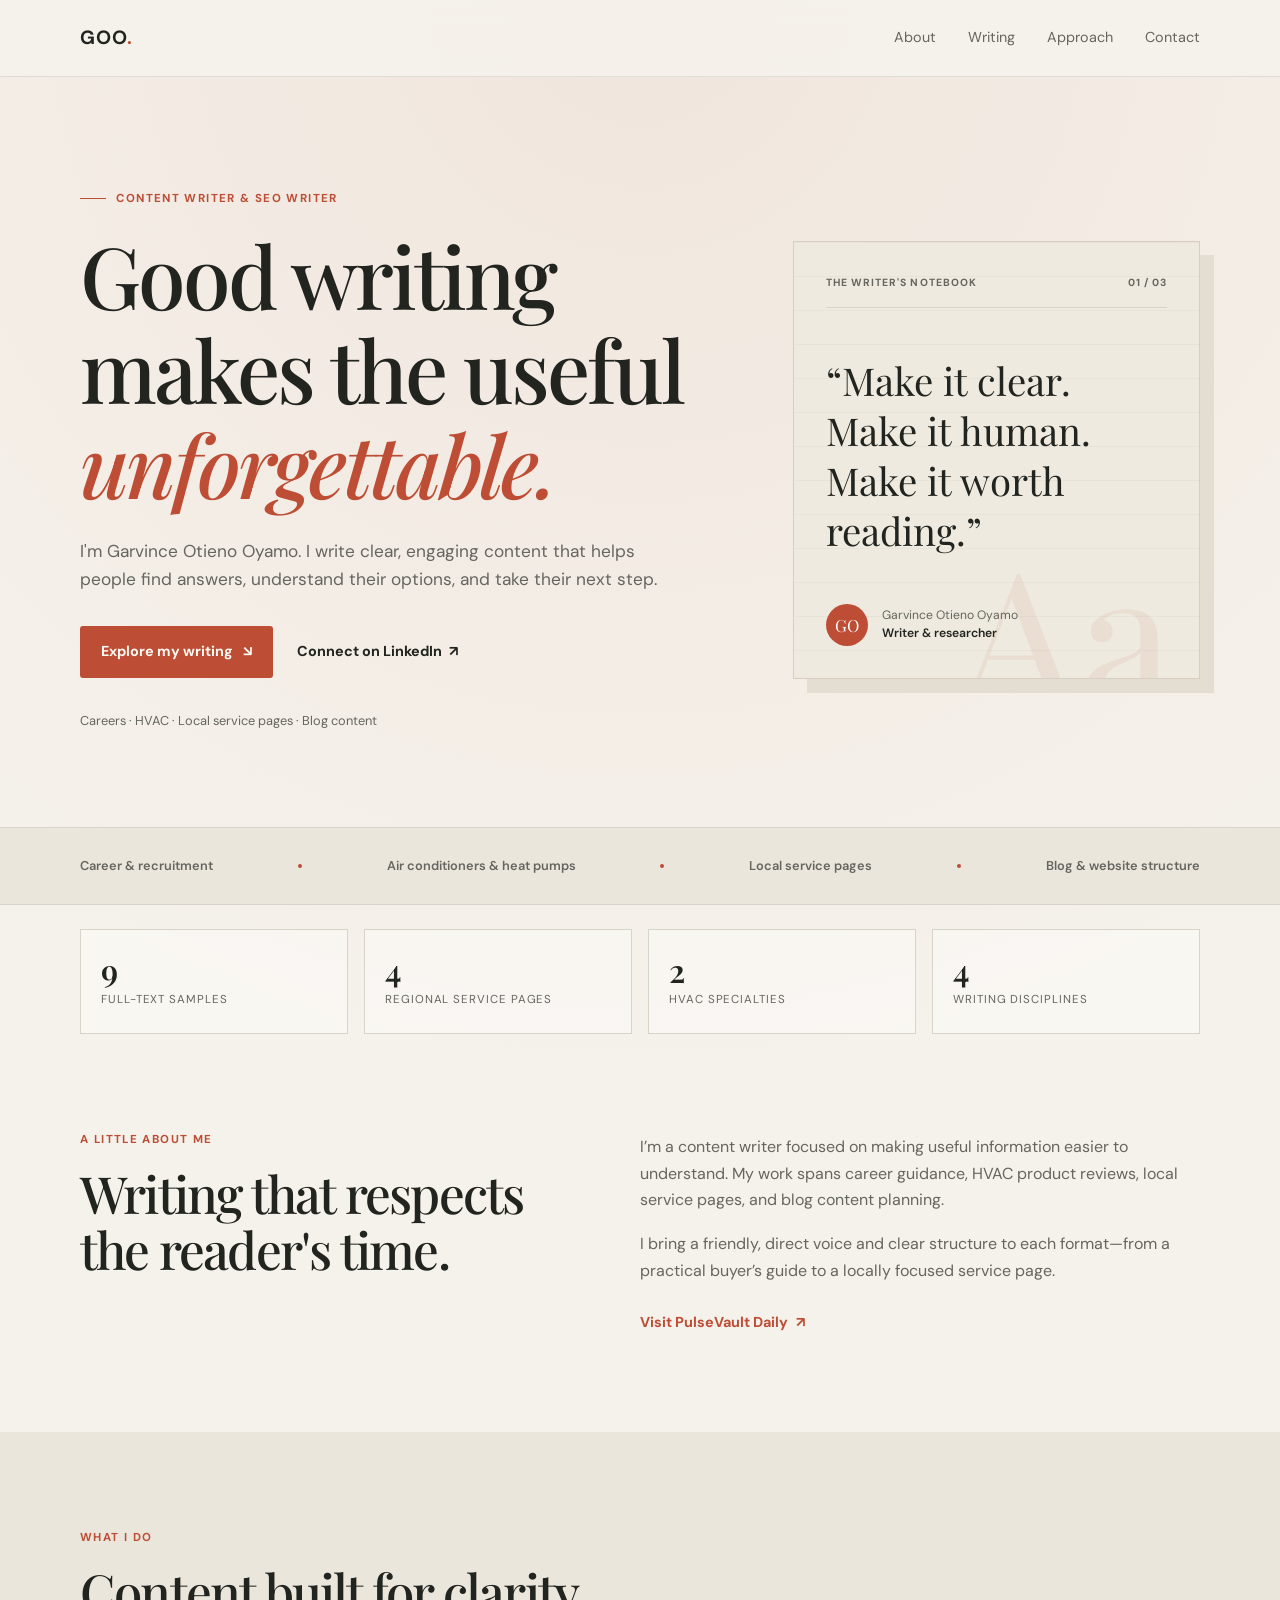
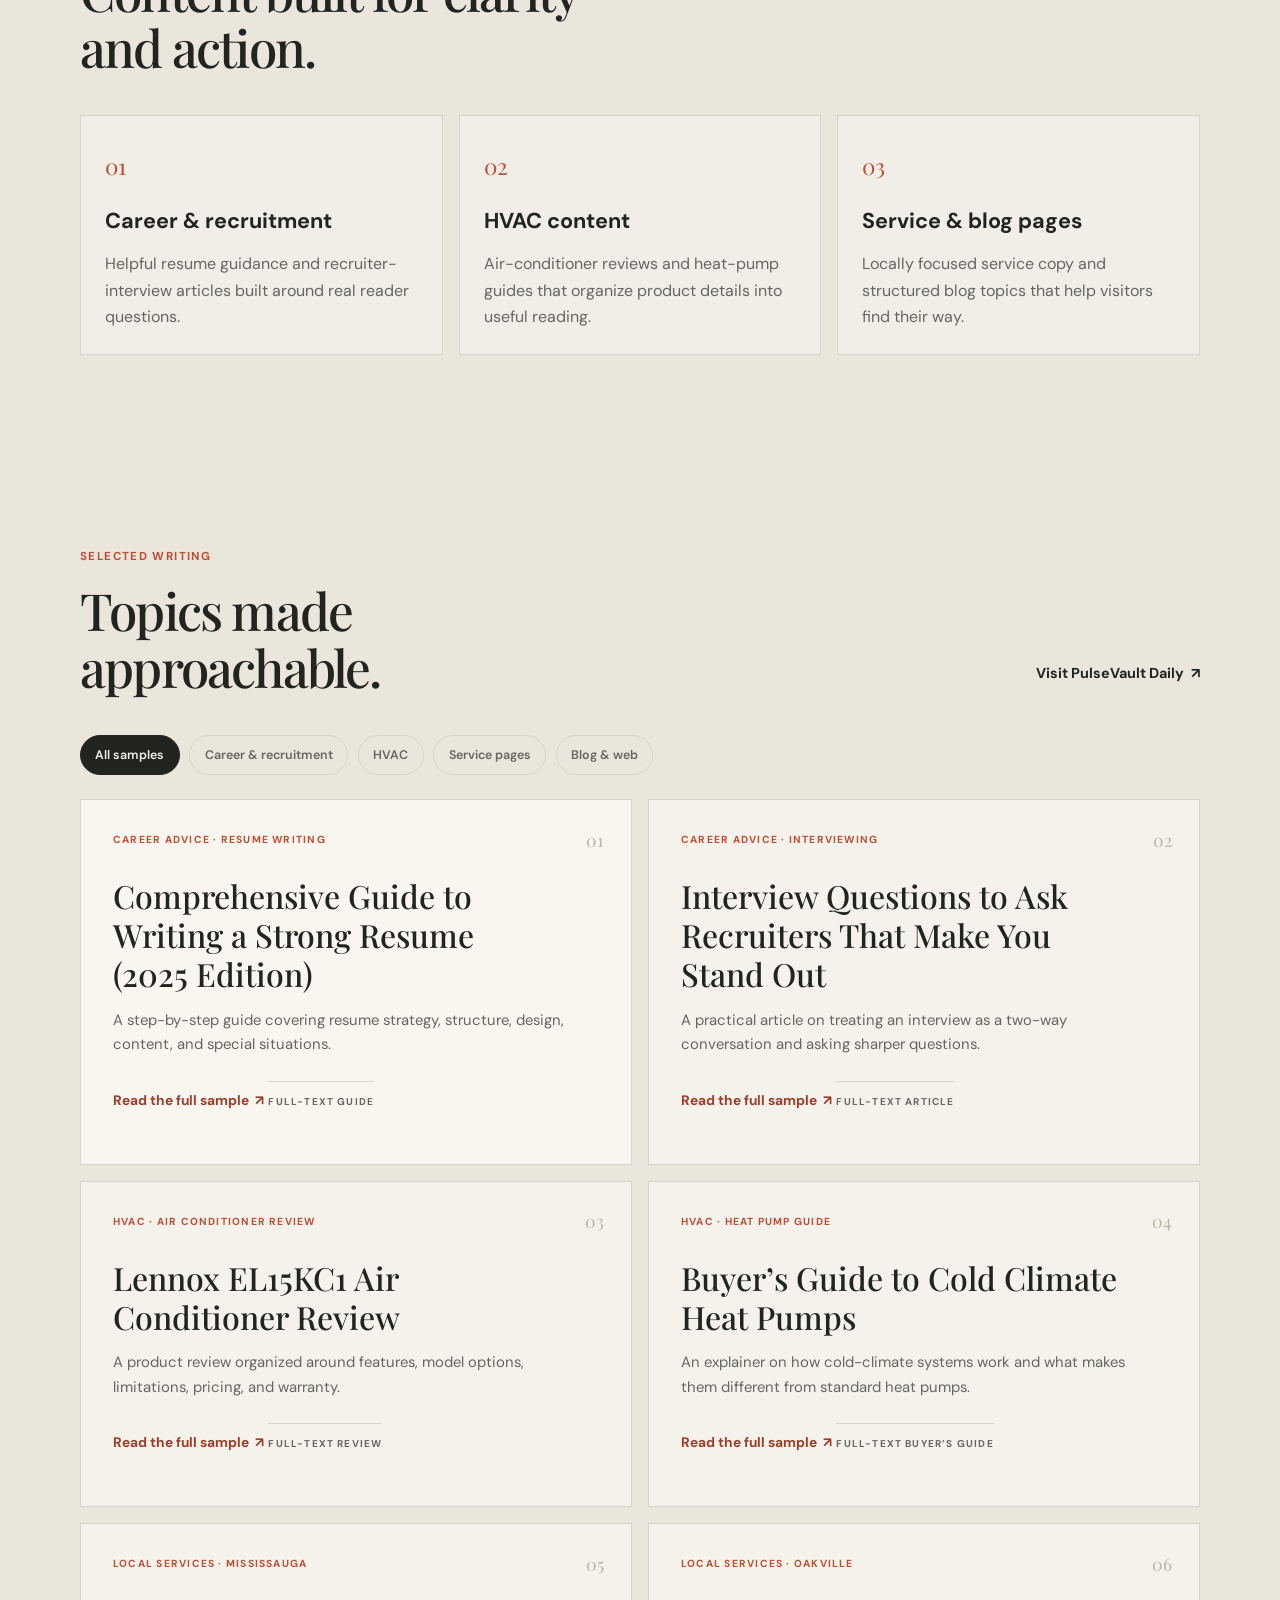
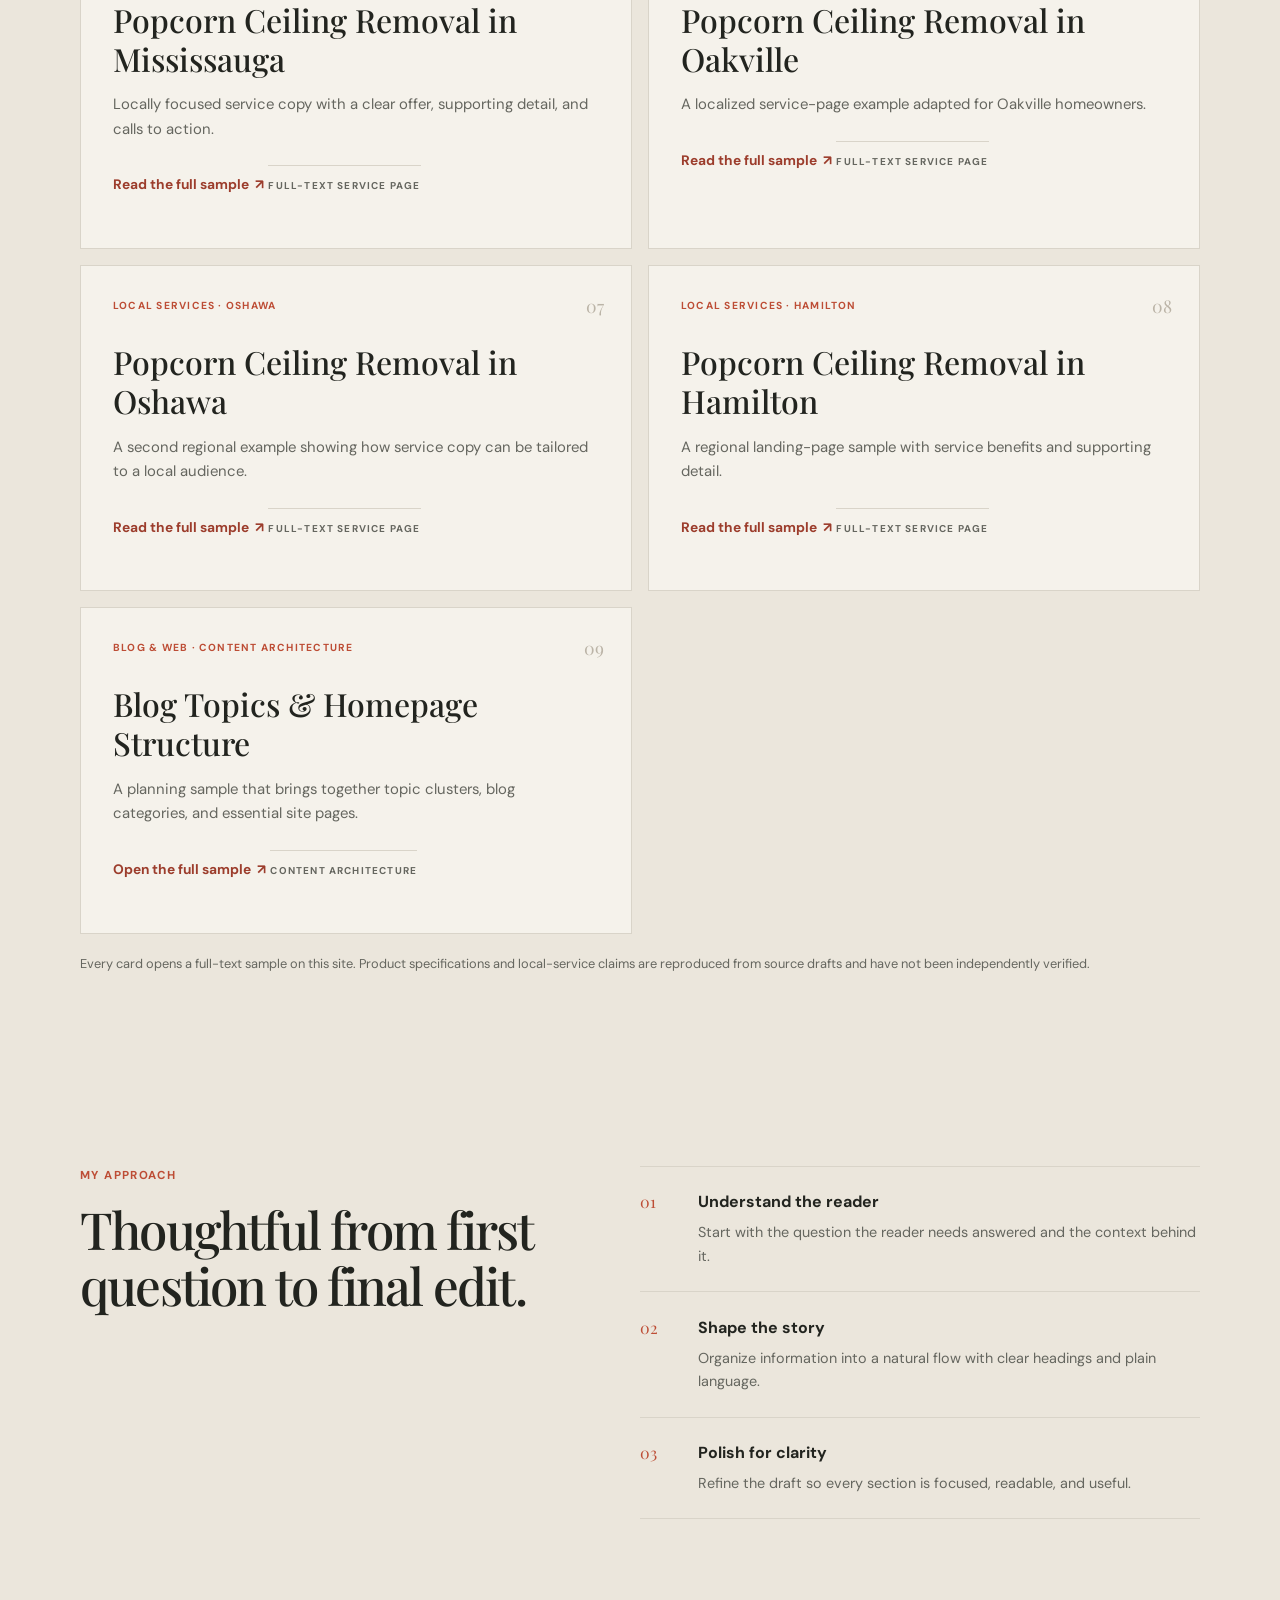
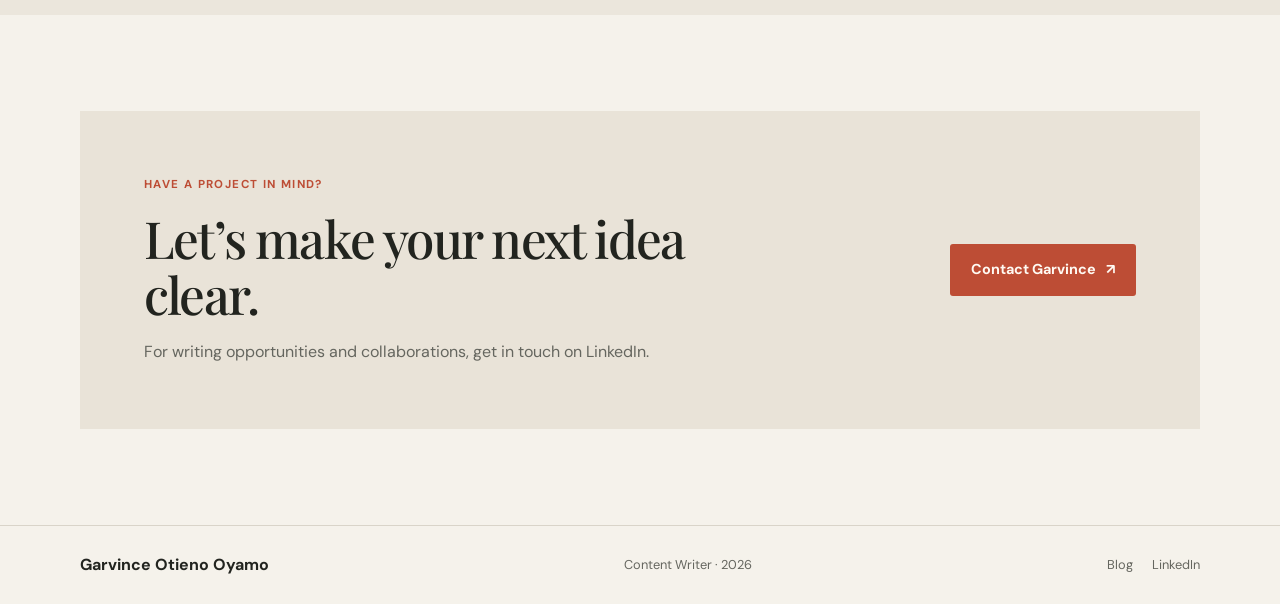
<file: index.html>
<!DOCTYPE html>
<html lang="en">
  <head>
    <meta charset="UTF-8" />
    <meta name="viewport" content="width=device-width, initial-scale=1.0" />
    <meta
      name="description"
      content="Writing portfolio of Garvince Otieno Oyamo: career advice, HVAC product reviews, local service pages, and blog content architecture."
    />
    <meta name="theme-color" content="#f5f2eb" />
    <title>Garvince Otieno Oyamo — Content Writer</title>
    <link rel="preconnect" href="https://fonts.googleapis.com" />
    <link rel="preconnect" href="https://fonts.gstatic.com" crossorigin />
    <link
      href="https://fonts.googleapis.com/css2?family=DM+Sans:wght@400;500;600;700&family=Playfair+Display:wght@500;600;700&display=swap"
      rel="stylesheet"
    />
    <link rel="stylesheet" href="styles.css" />
  </head>
  <body>
    <header class="site-header">
      <div class="container nav-wrap">
        <a class="brand" href="#top" aria-label="Garvince Otieno Oyamo, home">GOO<span>.</span></a>
        <button class="nav-toggle" aria-label="Toggle navigation" aria-expanded="false">
          <span></span>
          <span></span>
          <span></span>
        </button>
        <nav class="site-nav" aria-label="Main navigation">
          <a href="#about">About</a>
          <a href="#work">Writing</a>
          <a href="#approach">Approach</a>
          <a href="#contact">Contact</a>
        </nav>
      </div>
    </header>

    <main id="top">
      <section class="hero">
        <div class="container hero-grid">
          <div class="hero-copy">
            <p class="eyebrow"><span class="eyebrow-mark"></span> Content Writer &amp; SEO Writer</p>
            <h1>Good writing makes the useful <em>unforgettable.</em></h1>
            <p class="lead">
              I'm Garvince Otieno Oyamo. I write clear, engaging content that helps people find
              answers, understand their options, and take their next step.
            </p>
            <div class="cta-row">
              <a class="btn btn-primary" href="#work">Explore my writing <span aria-hidden="true">↘</span></a>
              <a class="text-link" href="https://www.linkedin.com/in/garvince-oyamo/" target="_blank" rel="noopener noreferrer">
                Connect on LinkedIn <span aria-hidden="true">↗</span>
              </a>
            </div>
            <p class="hero-note">Careers · HVAC · Local service pages · Blog content</p>
          </div>

          <aside class="hero-note-card" aria-label="Writing portfolio introduction">
            <div class="note-topline"><span>THE WRITER'S NOTEBOOK</span><span>01 / 03</span></div>
            <div class="note-rule"></div>
            <p class="note-quote">“Make it clear. Make it human. Make it worth reading.”</p>
            <div class="note-footer">
              <span class="note-initials">GO</span>
              <span>Garvince Otieno Oyamo<br /><strong>Writer &amp; researcher</strong></span>
            </div>
            <span class="note-decoration" aria-hidden="true">Aa</span>
          </aside>
        </div>
      </section>

      <div class="topic-strip" aria-label="Writing topics">
        <div class="container topic-list">
          <span>Career &amp; recruitment</span>
          <span class="topic-dot" aria-hidden="true"></span>
          <span>Air conditioners &amp; heat pumps</span>
          <span class="topic-dot" aria-hidden="true"></span>
          <span>Local service pages</span>
          <span class="topic-dot" aria-hidden="true"></span>
          <span>Blog &amp; website structure</span>
        </div>
      </div>

      <div class="container stats-row reveal">
        <div class="stat-item">
          <span>9</span>
          <small>full-text samples</small>
        </div>
        <div class="stat-item">
          <span>4</span>
          <small>regional service pages</small>
        </div>
        <div class="stat-item">
          <span>2</span>
          <small>HVAC specialties</small>
        </div>
        <div class="stat-item">
          <span>4</span>
          <small>writing disciplines</small>
        </div>
      </div>

      <section id="about" class="section reveal">
        <div class="container about-grid">
          <div>
            <p class="section-tag">A little about me</p>
            <h2>Writing that respects the reader's time.</h2>
          </div>
          <div class="about-copy">
            <p>
              I’m a content writer focused on making useful information easier to understand.
              My work spans career guidance, HVAC product reviews, local service pages, and blog
              content planning.
            </p>
            <p>
              I bring a friendly, direct voice and clear structure to each format—from a practical
              buyer’s guide to a locally focused service page.
            </p>
            <a class="arrow-link" href="https://pulsevaultdaily.blogspot.com/" target="_blank" rel="noopener noreferrer">
              Visit PulseVault Daily <span aria-hidden="true">↗</span>
            </a>
          </div>
        </div>
      </section>

      <section id="services" class="section services-section reveal">
        <div class="container">
          <div class="section-heading">
            <div>
              <p class="section-tag">What I do</p>
              <h2>Content built for clarity and action.</h2>
            </div>
          </div>

          <div class="services-grid">
            <article class="service-card">
              <span class="service-number">01</span>
              <h3>Career &amp; recruitment</h3>
              <p>Helpful resume guidance and recruiter-interview articles built around real reader questions.</p>
            </article>
            <article class="service-card">
              <span class="service-number">02</span>
              <h3>HVAC content</h3>
              <p>Air-conditioner reviews and heat-pump guides that organize product details into useful reading.</p>
            </article>
            <article class="service-card">
              <span class="service-number">03</span>
              <h3>Service &amp; blog pages</h3>
              <p>Locally focused service copy and structured blog topics that help visitors find their way.</p>
            </article>
          </div>
        </div>
      </section>

      <section id="work" class="section work-section reveal">
        <div class="container">
          <div class="section-heading">
            <div>
              <p class="section-tag">Selected writing</p>
              <h2>Topics made approachable.</h2>
            </div>
            <a class="arrow-link" href="https://pulsevaultdaily.blogspot.com/" target="_blank" rel="noopener noreferrer">
              Visit PulseVault Daily <span aria-hidden="true">↗</span>
            </a>
          </div>

          <div class="sample-filters" role="group" aria-label="Filter writing samples">
            <button class="filter-button is-active" type="button" data-filter="all" aria-pressed="true">All samples</button>
            <button class="filter-button" type="button" data-filter="career" aria-pressed="false">Career &amp; recruitment</button>
            <button class="filter-button" type="button" data-filter="hvac" aria-pressed="false">HVAC</button>
            <button class="filter-button" type="button" data-filter="service" aria-pressed="false">Service pages</button>
            <button class="filter-button" type="button" data-filter="blog" aria-pressed="false">Blog &amp; web</button>
          </div>

          <div class="articles-grid">
            <article class="article-card article-featured" data-category="career">
              <span class="article-number">01</span>
              <p class="article-category">Career advice · Resume writing</p>
              <h3><a href="resume-guide.html">Comprehensive Guide to Writing a Strong Resume (2025 Edition)</a></h3>
              <p>
                A step-by-step guide covering resume strategy, structure, design, content, and special situations.
              </p>
              <a class="sample-link" href="resume-guide.html">Read the full sample <span aria-hidden="true">↗</span></a>
              <span class="article-type">Full-text guide</span>
            </article>

            <article class="article-card" data-category="career">
              <span class="article-number">02</span>
              <p class="article-category">Career advice · Interviewing</p>
              <h3><a href="recruiter-questions.html">Interview Questions to Ask Recruiters That Make You Stand Out</a></h3>
              <p>
                A practical article on treating an interview as a two-way conversation and asking sharper questions.
              </p>
              <a class="sample-link" href="recruiter-questions.html">Read the full sample <span aria-hidden="true">↗</span></a>
              <span class="article-type">Full-text article</span>
            </article>

            <article class="article-card" data-category="hvac">
              <span class="article-number">03</span>
              <p class="article-category">HVAC · Air conditioner review</p>
              <h3><a href="lennox-el15kc1-review.html">Lennox EL15KC1 Air Conditioner Review</a></h3>
              <p>
                A product review organized around features, model options, limitations, pricing, and warranty.
              </p>
              <a class="sample-link" href="lennox-el15kc1-review.html">Read the full sample <span aria-hidden="true">↗</span></a>
              <span class="article-type">Full-text review</span>
            </article>

            <article class="article-card" data-category="hvac">
              <span class="article-number">04</span>
              <p class="article-category">HVAC · Heat pump guide</p>
              <h3><a href="cold-climate-heat-pumps.html">Buyer’s Guide to Cold Climate Heat Pumps</a></h3>
              <p>
                An explainer on how cold-climate systems work and what makes them different from standard heat pumps.
              </p>
              <a class="sample-link" href="cold-climate-heat-pumps.html">Read the full sample <span aria-hidden="true">↗</span></a>
              <span class="article-type">Full-text buyer’s guide</span>
            </article>

            <article class="article-card" data-category="service">
              <span class="article-number">05</span>
              <p class="article-category">Local services · Mississauga</p>
              <h3><a href="mississauga-services.html">Popcorn Ceiling Removal in Mississauga</a></h3>
              <p>Locally focused service copy with a clear offer, supporting detail, and calls to action.</p>
              <a class="sample-link" href="mississauga-services.html">Read the full sample <span aria-hidden="true">↗</span></a>
              <span class="article-type">Full-text service page</span>
            </article>

            <article class="article-card" data-category="service">
              <span class="article-number">06</span>
              <p class="article-category">Local services · Oakville</p>
              <h3><a href="oakville-services.html">Popcorn Ceiling Removal in Oakville</a></h3>
              <p>A localized service-page example adapted for Oakville homeowners.</p>
              <a class="sample-link" href="oakville-services.html">Read the full sample <span aria-hidden="true">↗</span></a>
              <span class="article-type">Full-text service page</span>
            </article>

            <article class="article-card" data-category="service">
              <span class="article-number">07</span>
              <p class="article-category">Local services · Oshawa</p>
              <h3><a href="oshawa-services.html">Popcorn Ceiling Removal in Oshawa</a></h3>
              <p>A second regional example showing how service copy can be tailored to a local audience.</p>
              <a class="sample-link" href="oshawa-services.html">Read the full sample <span aria-hidden="true">↗</span></a>
              <span class="article-type">Full-text service page</span>
            </article>

            <article class="article-card" data-category="service">
              <span class="article-number">08</span>
              <p class="article-category">Local services · Hamilton</p>
              <h3><a href="hamilton-services.html">Popcorn Ceiling Removal in Hamilton</a></h3>
              <p>A regional landing-page sample with service benefits and supporting detail.</p>
              <a class="sample-link" href="hamilton-services.html">Read the full sample <span aria-hidden="true">↗</span></a>
              <span class="article-type">Full-text service page</span>
            </article>

            <article class="article-card" data-category="blog">
              <span class="article-number">09</span>
              <p class="article-category">Blog &amp; web · Content architecture</p>
              <h3><a href="blog-content-architecture.html">Blog Topics &amp; Homepage Structure</a></h3>
              <p>A planning sample that brings together topic clusters, blog categories, and essential site pages.</p>
              <a class="sample-link" href="blog-content-architecture.html">Open the full sample <span aria-hidden="true">↗</span></a>
              <span class="article-type">Content architecture</span>
            </article>
          </div>
          <p class="work-footnote">
            Every card opens a full-text sample on this site. Product specifications and local-service claims are reproduced from source drafts and have not been independently verified.
          </p>
        </div>
      </section>

      <section id="approach" class="section approach-section reveal">
        <div class="container approach-grid">
          <div>
            <p class="section-tag">My approach</p>
            <h2>Thoughtful from first question to final edit.</h2>
          </div>
          <div class="approach-steps">
            <article class="approach-step">
              <span>01</span>
              <div>
                <h3>Understand the reader</h3>
                <p>Start with the question the reader needs answered and the context behind it.</p>
              </div>
            </article>
            <article class="approach-step">
              <span>02</span>
              <div>
                <h3>Shape the story</h3>
                <p>Organize information into a natural flow with clear headings and plain language.</p>
              </div>
            </article>
            <article class="approach-step">
              <span>03</span>
              <div>
                <h3>Polish for clarity</h3>
                <p>Refine the draft so every section is focused, readable, and useful.</p>
              </div>
            </article>
          </div>
        </div>
      </section>

      <section id="contact" class="section contact-section reveal">
        <div class="container contact-card">
          <div>
            <p class="section-tag">Have a project in mind?</p>
            <h2>Let’s make your next idea clear.</h2>
            <p>For writing opportunities and collaborations, get in touch on LinkedIn.</p>
          </div>
          <a class="btn btn-primary" href="https://www.linkedin.com/in/garvince-oyamo/" target="_blank" rel="noopener noreferrer">
            Contact Garvince <span aria-hidden="true">↗</span>
          </a>
        </div>
      </section>
    </main>

    <footer class="site-footer">
      <div class="container footer-wrap">
        <a class="footer-brand" href="#top">Garvince Otieno Oyamo</a>
        <p>Content Writer <span aria-hidden="true">·</span> <span id="year"></span></p>
        <div class="footer-links">
          <a href="https://pulsevaultdaily.blogspot.com/" target="_blank" rel="noopener noreferrer">Blog</a>
          <a href="https://www.linkedin.com/in/garvince-oyamo/" target="_blank" rel="noopener noreferrer">LinkedIn</a>
        </div>
      </div>
    </footer>

    <script src="script.js"></script>
  </body>
</html>
</file>
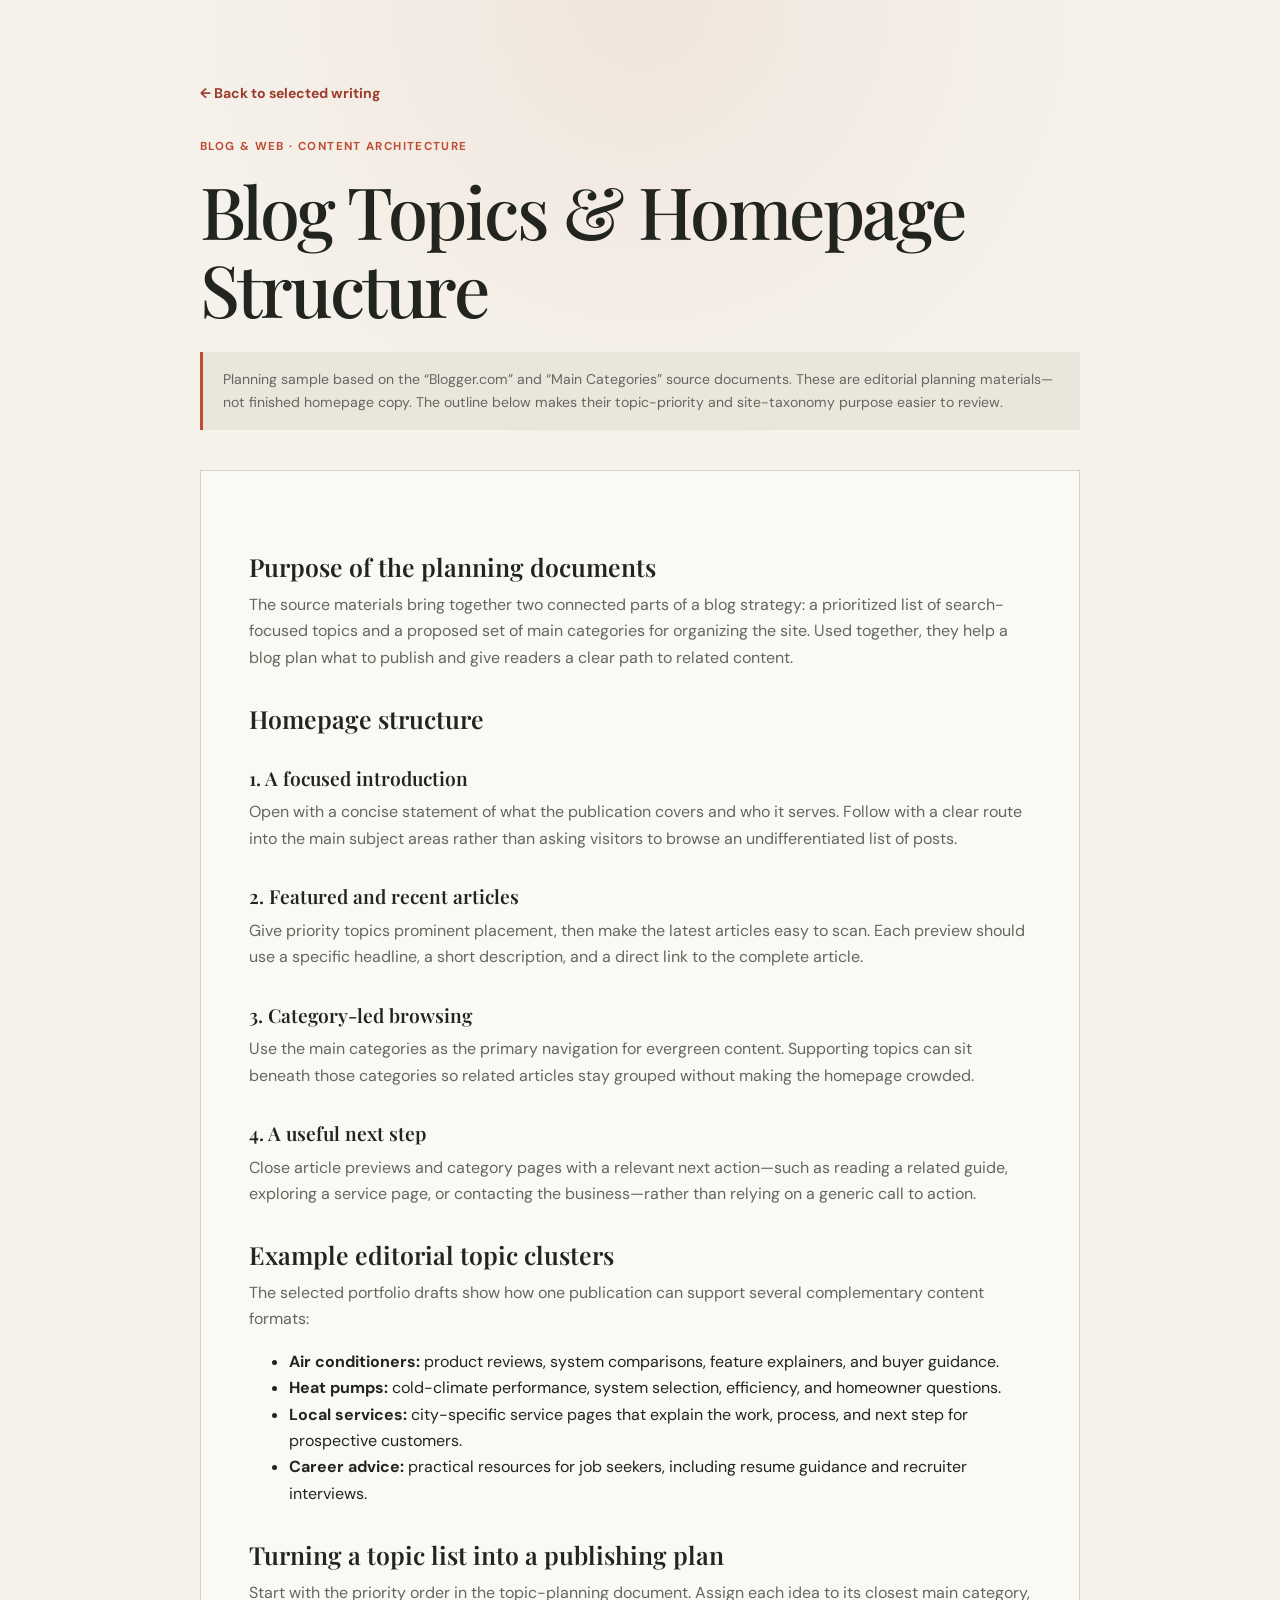
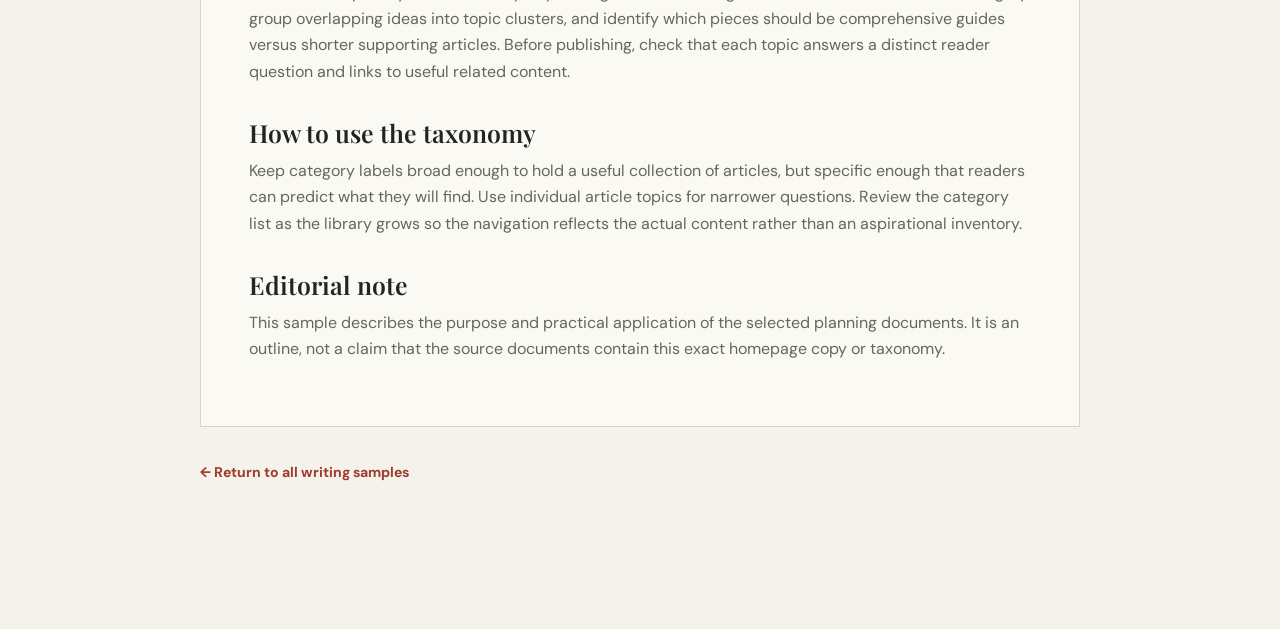
<file: blog-content-architecture.html>
<!DOCTYPE html>
<html lang="en">
  <head>
    <meta charset="UTF-8" />
    <meta name="viewport" content="width=device-width, initial-scale=1.0" />
    <meta name="description" content="A blog content architecture and homepage planning sample by Garvince Otieno Oyamo." />
    <title>Blog Topics &amp; Homepage Structure — Writing Sample</title>
    <link rel="preconnect" href="https://fonts.googleapis.com" />
    <link rel="preconnect" href="https://fonts.gstatic.com" crossorigin />
    <link href="https://fonts.googleapis.com/css2?family=DM+Sans:wght@400;500;600;700&family=Playfair+Display:wght@500;600;700&display=swap" rel="stylesheet" />
    <link rel="stylesheet" href="styles.css" />
  </head>
  <body>
    <main class="sample-page container">
      <a class="sample-back" href="index.html#work">← Back to selected writing</a>
      <p class="section-tag">Blog &amp; web · Content architecture</p>
      <h1>Blog Topics &amp; Homepage Structure</h1>
      <p class="sample-note">Planning sample based on the “Blogger.com” and “Main Categories” source documents. These are editorial planning materials—not finished homepage copy. The outline below makes their topic-priority and site-taxonomy purpose easier to review.</p>
      <article class="sample-document">
        <h2>Purpose of the planning documents</h2>
        <p>The source materials bring together two connected parts of a blog strategy: a prioritized list of search-focused topics and a proposed set of main categories for organizing the site. Used together, they help a blog plan what to publish and give readers a clear path to related content.</p>

        <h2>Homepage structure</h2>
        <h3>1. A focused introduction</h3>
        <p>Open with a concise statement of what the publication covers and who it serves. Follow with a clear route into the main subject areas rather than asking visitors to browse an undifferentiated list of posts.</p>

        <h3>2. Featured and recent articles</h3>
        <p>Give priority topics prominent placement, then make the latest articles easy to scan. Each preview should use a specific headline, a short description, and a direct link to the complete article.</p>

        <h3>3. Category-led browsing</h3>
        <p>Use the main categories as the primary navigation for evergreen content. Supporting topics can sit beneath those categories so related articles stay grouped without making the homepage crowded.</p>

        <h3>4. A useful next step</h3>
        <p>Close article previews and category pages with a relevant next action—such as reading a related guide, exploring a service page, or contacting the business—rather than relying on a generic call to action.</p>

        <h2>Example editorial topic clusters</h2>
        <p>The selected portfolio drafts show how one publication can support several complementary content formats:</p>
        <ul>
          <li><strong>Air conditioners:</strong> product reviews, system comparisons, feature explainers, and buyer guidance.</li>
          <li><strong>Heat pumps:</strong> cold-climate performance, system selection, efficiency, and homeowner questions.</li>
          <li><strong>Local services:</strong> city-specific service pages that explain the work, process, and next step for prospective customers.</li>
          <li><strong>Career advice:</strong> practical resources for job seekers, including resume guidance and recruiter interviews.</li>
        </ul>

        <h2>Turning a topic list into a publishing plan</h2>
        <p>Start with the priority order in the topic-planning document. Assign each idea to its closest main category, group overlapping ideas into topic clusters, and identify which pieces should be comprehensive guides versus shorter supporting articles. Before publishing, check that each topic answers a distinct reader question and links to useful related content.</p>

        <h2>How to use the taxonomy</h2>
        <p>Keep category labels broad enough to hold a useful collection of articles, but specific enough that readers can predict what they will find. Use individual article topics for narrower questions. Review the category list as the library grows so the navigation reflects the actual content rather than an aspirational inventory.</p>

        <h2>Editorial note</h2>
        <p>This sample describes the purpose and practical application of the selected planning documents. It is an outline, not a claim that the source documents contain this exact homepage copy or taxonomy.</p>
      </article>
      <p class="sample-return"><a class="sample-back" href="index.html#work">← Return to all writing samples</a></p>
    </main>
  </body>
</html>
</file>
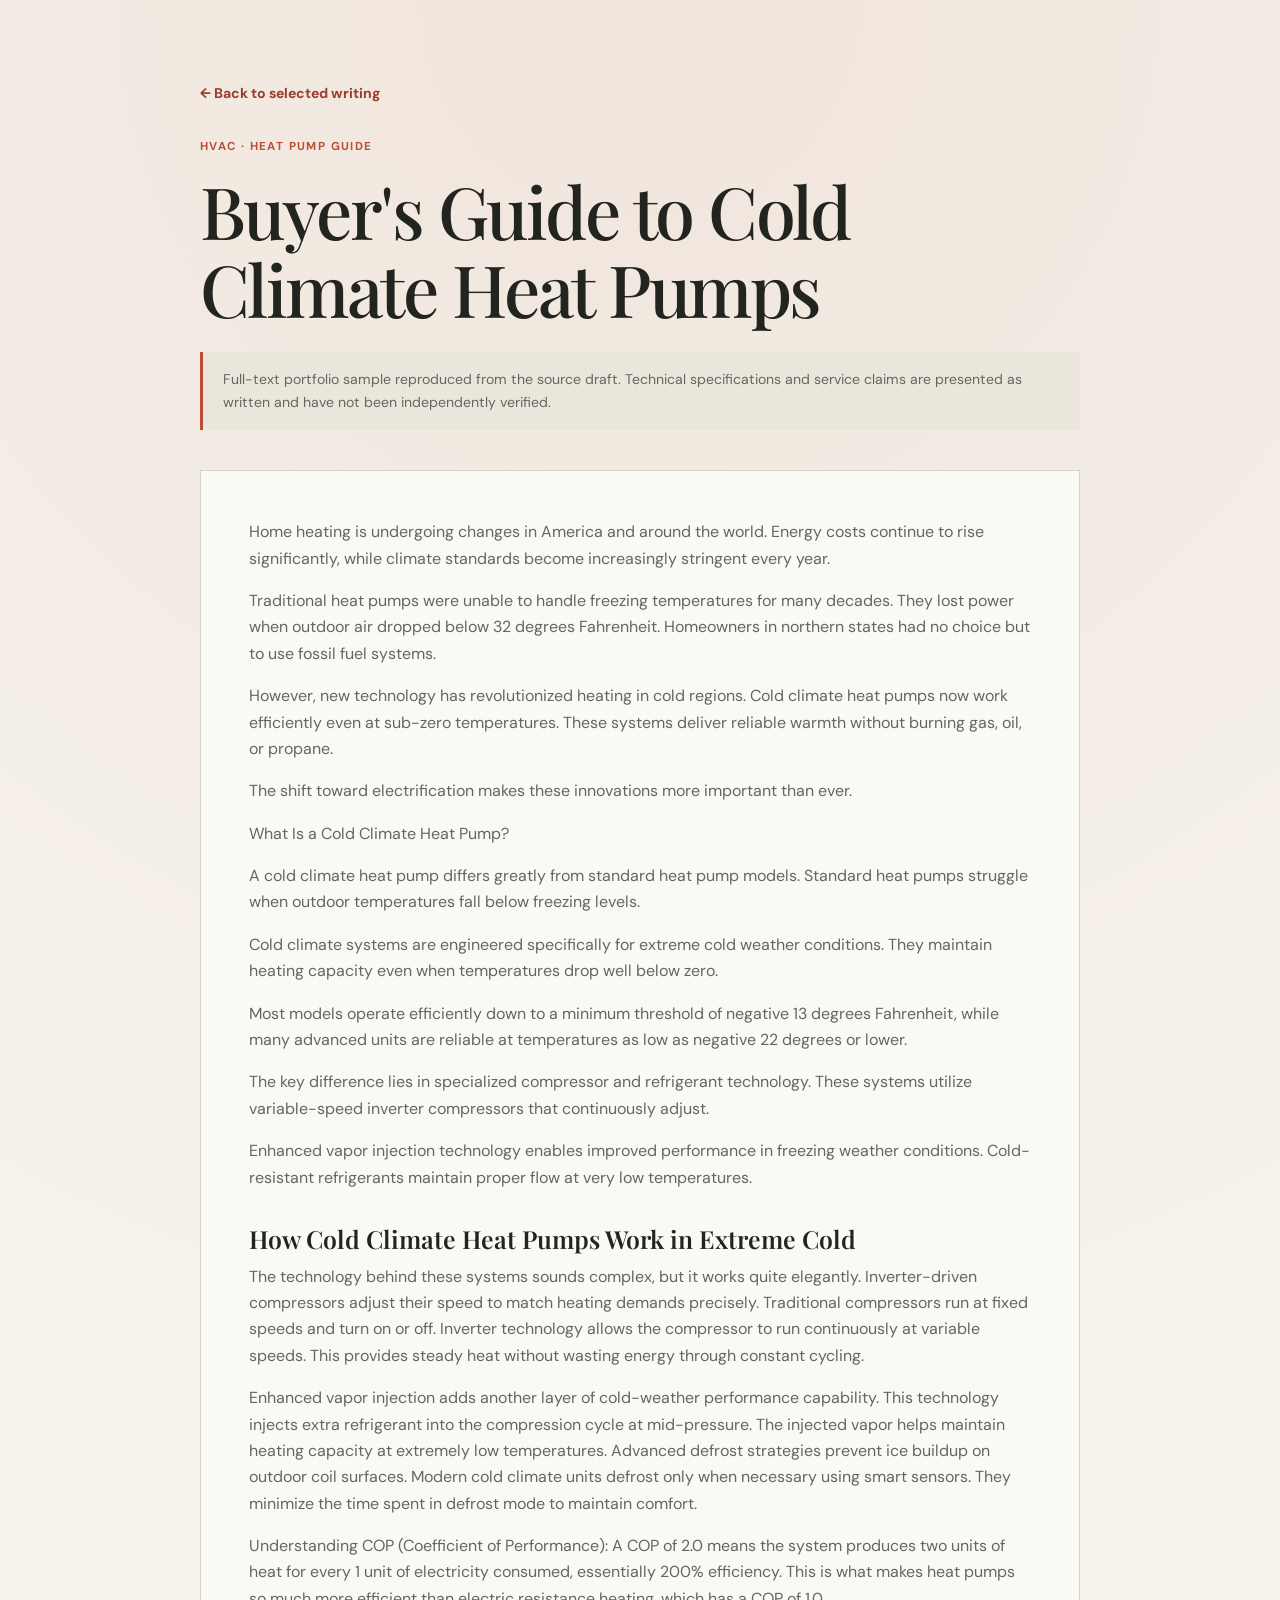
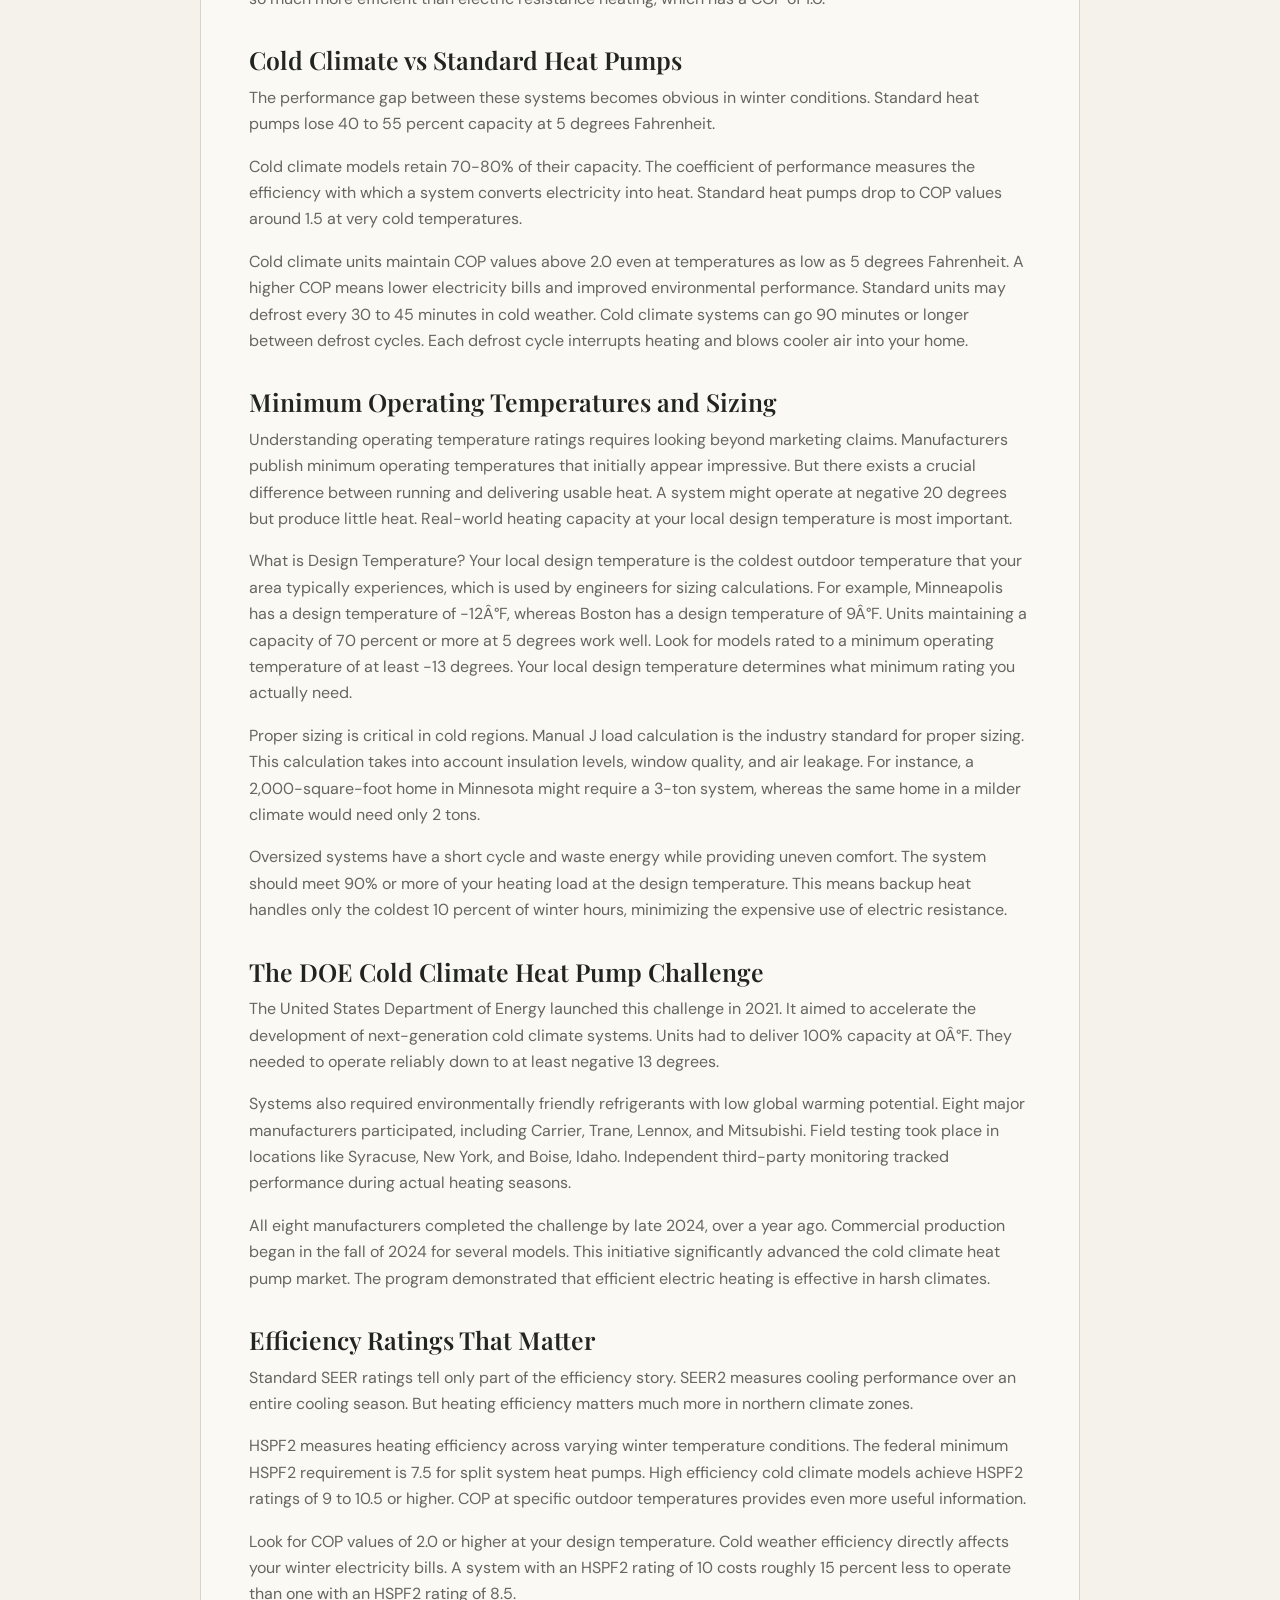
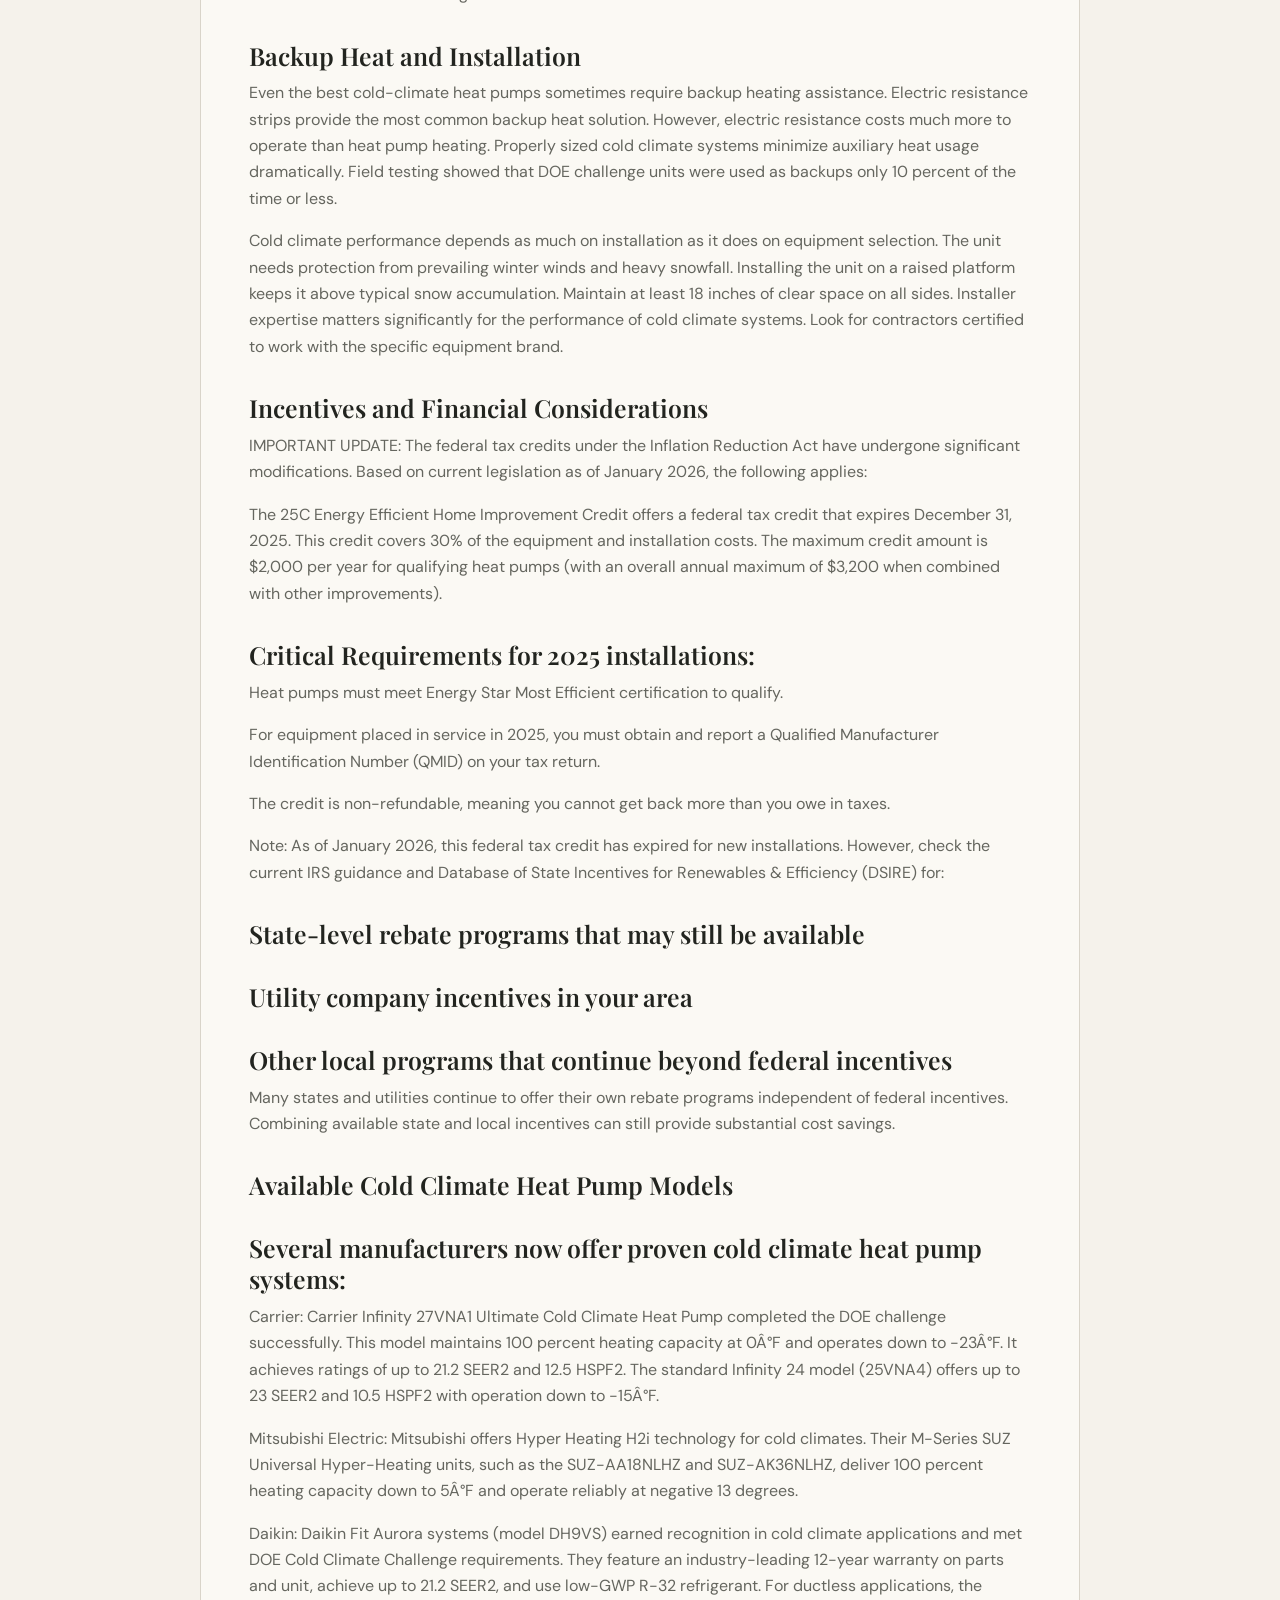
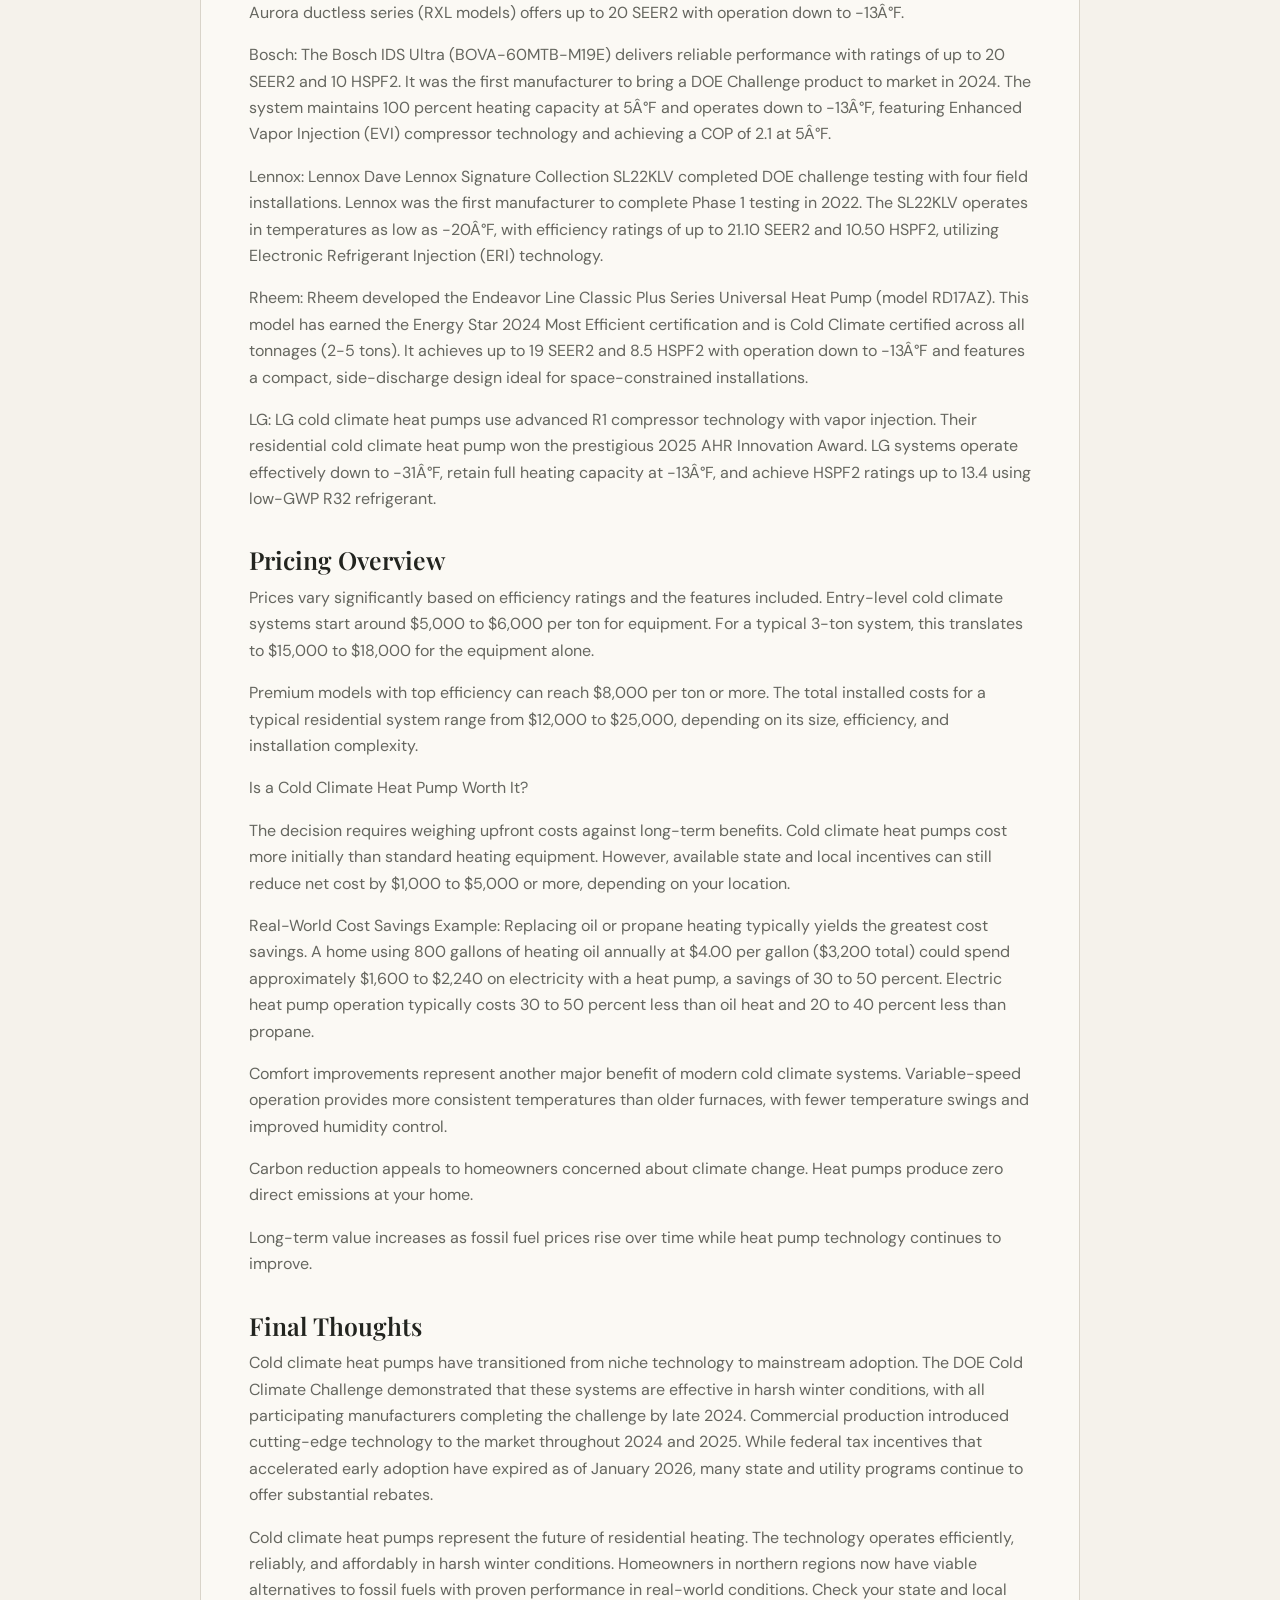
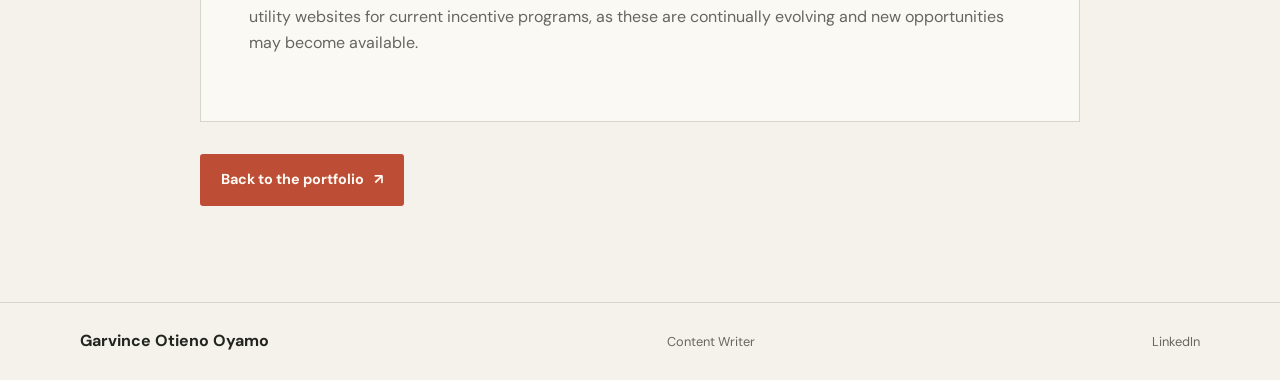
<file: cold-climate-heat-pumps.html>
<!DOCTYPE html>
<html lang="en">
  <head>
    <meta charset="UTF-8" />
    <meta name="viewport" content="width=device-width, initial-scale=1.0" />
    <meta name="description" content="Buyer&#39;s Guide to Cold Climate Heat Pumps — full-text writing sample by Garvince Otieno Oyamo." />
    <title>Buyer&#39;s Guide to Cold Climate Heat Pumps — Writing Sample</title>
    <link rel="preconnect" href="https://fonts.googleapis.com" />
    <link rel="preconnect" href="https://fonts.gstatic.com" crossorigin />
    <link href="https://fonts.googleapis.com/css2?family=DM+Sans:wght@400;500;600;700&family=Playfair+Display:wght@500;600;700&display=swap" rel="stylesheet" />
    <link rel="stylesheet" href="styles.css" />
  </head>
  <body>
    <main class="sample-page container">
      <a class="sample-back" href="index.html#work">← Back to selected writing</a>
      <p class="section-tag">HVAC &#183; Heat pump guide</p>
      <h1>Buyer&#39;s Guide to Cold Climate Heat Pumps</h1>
      <p class="sample-note">Full-text portfolio sample reproduced from the source draft. Technical specifications and service claims are presented as written and have not been independently verified.</p>
      <article class="sample-document">
<p>Home heating is undergoing changes in America and around the world. Energy costs continue to rise significantly, while climate standards become increasingly stringent every year.</p>
<p>Traditional heat pumps were unable to handle freezing temperatures for many decades. They lost power when outdoor air dropped below 32 degrees Fahrenheit. Homeowners in northern states had no choice but to use fossil fuel systems.</p>
<p>However, new technology has revolutionized heating in cold regions. Cold climate heat pumps now work efficiently even at sub-zero temperatures. These systems deliver reliable warmth without burning gas, oil, or propane.</p>
<p>The shift toward electrification makes these innovations more important than ever.</p>
<p>What Is a Cold Climate Heat Pump?</p>
<p>A cold climate heat pump differs greatly from standard heat pump models. Standard heat pumps struggle when outdoor temperatures fall below freezing levels.</p>
<p>Cold climate systems are engineered specifically for extreme cold weather conditions. They maintain heating capacity even when temperatures drop well below zero.</p>
<p>Most models operate efficiently down to a minimum threshold of negative 13 degrees Fahrenheit, while many advanced units are reliable at temperatures as low as negative 22 degrees or lower.</p>
<p>The key difference lies in specialized compressor and refrigerant technology. These systems utilize variable-speed inverter compressors that continuously adjust.</p>
<p>Enhanced vapor injection technology enables improved performance in freezing weather conditions. Cold-resistant refrigerants maintain proper flow at very low temperatures.</p>
<h2>How Cold Climate Heat Pumps Work in Extreme Cold</h2>
<p>The technology behind these systems sounds complex, but it works quite elegantly. Inverter-driven compressors adjust their speed to match heating demands precisely. Traditional compressors run at fixed speeds and turn on or off. Inverter technology allows the compressor to run continuously at variable speeds. This provides steady heat without wasting energy through constant cycling.</p>
<p>Enhanced vapor injection adds another layer of cold-weather performance capability. This technology injects extra refrigerant into the compression cycle at mid-pressure. The injected vapor helps maintain heating capacity at extremely low temperatures. Advanced defrost strategies prevent ice buildup on outdoor coil surfaces. Modern cold climate units defrost only when necessary using smart sensors. They minimize the time spent in defrost mode to maintain comfort.</p>
<p>Understanding COP (Coefficient of Performance): A COP of 2.0 means the system produces two units of heat for every 1 unit of electricity consumed, essentially 200% efficiency. This is what makes heat pumps so much more efficient than electric resistance heating, which has a COP of 1.0.</p>
<h2>Cold Climate vs Standard Heat Pumps</h2>
<p>The performance gap between these systems becomes obvious in winter conditions. Standard heat pumps lose 40 to 55 percent capacity at 5 degrees Fahrenheit.</p>
<p>Cold climate models retain 70-80% of their capacity. The coefficient of performance measures the efficiency with which a system converts electricity into heat. Standard heat pumps drop to COP values around 1.5 at very cold temperatures.</p>
<p>Cold climate units maintain COP values above 2.0 even at temperatures as low as 5 degrees Fahrenheit. A higher COP means lower electricity bills and improved environmental performance. Standard units may defrost every 30 to 45 minutes in cold weather. Cold climate systems can go 90 minutes or longer between defrost cycles. Each defrost cycle interrupts heating and blows cooler air into your home.</p>
<h2>Minimum Operating Temperatures and Sizing</h2>
<p>Understanding operating temperature ratings requires looking beyond marketing claims. Manufacturers publish minimum operating temperatures that initially appear impressive. But there exists a crucial difference between running and delivering usable heat. A system might operate at negative 20 degrees but produce little heat. Real-world heating capacity at your local design temperature is most important.</p>
<p>What is Design Temperature? Your local design temperature is the coldest outdoor temperature that your area typically experiences, which is used by engineers for sizing calculations. For example, Minneapolis has a design temperature of -12&#194;&#176;F, whereas Boston has a design temperature of 9&#194;&#176;F. Units maintaining a capacity of 70 percent or more at 5 degrees work well. Look for models rated to a minimum operating temperature of at least -13 degrees. Your local design temperature determines what minimum rating you actually need.</p>
<p>Proper sizing is critical in cold regions. Manual J load calculation is the industry standard for proper sizing. This calculation takes into account insulation levels, window quality, and air leakage. For instance, a 2,000-square-foot home in Minnesota might require a 3-ton system, whereas the same home in a milder climate would need only 2 tons.</p>
<p>Oversized systems have a short cycle and waste energy while providing uneven comfort. The system should meet 90% or more of your heating load at the design temperature. This means backup heat handles only the coldest 10 percent of winter hours, minimizing the expensive use of electric resistance.</p>
<h2>The DOE Cold Climate Heat Pump Challenge</h2>
<p>The United States Department of Energy launched this challenge in 2021. It aimed to accelerate the development of next-generation cold climate systems. Units had to deliver 100% capacity at 0&#194;&#176;F. They needed to operate reliably down to at least negative 13 degrees.</p>
<p>Systems also required environmentally friendly refrigerants with low global warming potential. Eight major manufacturers participated, including Carrier, Trane, Lennox, and Mitsubishi. Field testing took place in locations like Syracuse, New York, and Boise, Idaho. Independent third-party monitoring tracked performance during actual heating seasons.</p>
<p>All eight manufacturers completed the challenge by late 2024, over a year ago. Commercial production began in the fall of 2024 for several models. This initiative significantly advanced the cold climate heat pump market. The program demonstrated that efficient electric heating is effective in harsh climates.</p>
<h2>Efficiency Ratings That Matter</h2>
<p>Standard SEER ratings tell only part of the efficiency story. SEER2 measures cooling performance over an entire cooling season. But heating efficiency matters much more in northern climate zones.</p>
<p>HSPF2 measures heating efficiency across varying winter temperature conditions. The federal minimum HSPF2 requirement is 7.5 for split system heat pumps. High efficiency cold climate models achieve HSPF2 ratings of 9 to 10.5 or higher. COP at specific outdoor temperatures provides even more useful information.</p>
<p>Look for COP values of 2.0 or higher at your design temperature. Cold weather efficiency directly affects your winter electricity bills. A system with an HSPF2 rating of 10 costs roughly 15 percent less to operate than one with an HSPF2 rating of 8.5.</p>
<h2>Backup Heat and Installation</h2>
<p>Even the best cold-climate heat pumps sometimes require backup heating assistance. Electric resistance strips provide the most common backup heat solution. However, electric resistance costs much more to operate than heat pump heating. Properly sized cold climate systems minimize auxiliary heat usage dramatically. Field testing showed that DOE challenge units were used as backups only 10 percent of the time or less.</p>
<p>Cold climate performance depends as much on installation as it does on equipment selection. The unit needs protection from prevailing winter winds and heavy snowfall. Installing the unit on a raised platform keeps it above typical snow accumulation. Maintain at least 18 inches of clear space on all sides. Installer expertise matters significantly for the performance of cold climate systems. Look for contractors certified to work with the specific equipment brand.</p>
<h2>Incentives and Financial Considerations</h2>
<p>IMPORTANT UPDATE: The federal tax credits under the Inflation Reduction Act have undergone significant modifications. Based on current legislation as of January 2026, the following applies:</p>
<p>The 25C Energy Efficient Home Improvement Credit offers a federal tax credit that expires December 31, 2025. This credit covers 30% of the equipment and installation costs. The maximum credit amount is $2,000 per year for qualifying heat pumps (with an overall annual maximum of $3,200 when combined with other improvements).</p>
<h2>Critical Requirements for 2025 installations:</h2>
<p>Heat pumps must meet Energy Star Most Efficient certification to qualify.</p>
<p>For equipment placed in service in 2025, you must obtain and report a Qualified Manufacturer Identification Number (QMID) on your tax return.</p>
<p>The credit is non-refundable, meaning you cannot get back more than you owe in taxes.</p>
<p>Note: As of January 2026, this federal tax credit has expired for new installations. However, check the current IRS guidance and Database of State Incentives for Renewables &amp; Efficiency (DSIRE) for:</p>
<h2>State-level rebate programs that may still be available</h2>
<h2>Utility company incentives in your area</h2>
<h2>Other local programs that continue beyond federal incentives</h2>
<p>Many states and utilities continue to offer their own rebate programs independent of federal incentives. Combining available state and local incentives can still provide substantial cost savings.</p>
<h2>Available Cold Climate Heat Pump Models</h2>
<h2>Several manufacturers now offer proven cold climate heat pump systems:</h2>
<p>Carrier: Carrier Infinity 27VNA1 Ultimate Cold Climate Heat Pump completed the DOE challenge successfully. This model maintains 100 percent heating capacity at 0&#194;&#176;F and operates down to -23&#194;&#176;F. It achieves ratings of up to 21.2 SEER2 and 12.5 HSPF2. The standard Infinity 24 model (25VNA4) offers up to 23 SEER2 and 10.5 HSPF2 with operation down to -15&#194;&#176;F.</p>
<p>Mitsubishi Electric: Mitsubishi offers Hyper Heating H2i technology for cold climates. Their M-Series SUZ Universal Hyper-Heating units, such as the SUZ-AA18NLHZ and SUZ-AK36NLHZ, deliver 100 percent heating capacity down to 5&#194;&#176;F and operate reliably at negative 13 degrees.</p>
<p>Daikin: Daikin Fit Aurora systems (model DH9VS) earned recognition in cold climate applications and met DOE Cold Climate Challenge requirements. They feature an industry-leading 12-year warranty on parts and unit, achieve up to 21.2 SEER2, and use low-GWP R-32 refrigerant. For ductless applications, the Aurora ductless series (RXL models) offers up to 20 SEER2 with operation down to -13&#194;&#176;F.</p>
<p>Bosch: The Bosch IDS Ultra (BOVA-60MTB-M19E) delivers reliable performance with ratings of up to 20 SEER2 and 10 HSPF2. It was the first manufacturer to bring a DOE Challenge product to market in 2024. The system maintains 100 percent heating capacity at 5&#194;&#176;F and operates down to -13&#194;&#176;F, featuring Enhanced Vapor Injection (EVI) compressor technology and achieving a COP of 2.1 at 5&#194;&#176;F.</p>
<p>Lennox: Lennox Dave Lennox Signature Collection SL22KLV completed DOE challenge testing with four field installations. Lennox was the first manufacturer to complete Phase 1 testing in 2022. The SL22KLV operates in temperatures as low as -20&#194;&#176;F, with efficiency ratings of up to 21.10 SEER2 and 10.50 HSPF2, utilizing Electronic Refrigerant Injection (ERI) technology.</p>
<p>Rheem: Rheem developed the Endeavor Line Classic Plus Series Universal Heat Pump (model RD17AZ). This model has earned the Energy Star 2024 Most Efficient certification and is Cold Climate certified across all tonnages (2-5 tons). It achieves up to 19 SEER2 and 8.5 HSPF2 with operation down to -13&#194;&#176;F and features a compact, side-discharge design ideal for space-constrained installations.</p>
<p>LG: LG cold climate heat pumps use advanced R1 compressor technology with vapor injection. Their residential cold climate heat pump won the prestigious 2025 AHR Innovation Award. LG systems operate effectively down to -31&#194;&#176;F, retain full heating capacity at -13&#194;&#176;F, and achieve HSPF2 ratings up to 13.4 using low-GWP R32 refrigerant.</p>
<h2>Pricing Overview</h2>
<p>Prices vary significantly based on efficiency ratings and the features included. Entry-level cold climate systems start around $5,000 to $6,000 per ton for equipment. For a typical 3-ton system, this translates to $15,000 to $18,000 for the equipment alone.</p>
<p>Premium models with top efficiency can reach $8,000 per ton or more. The total installed costs for a typical residential system range from $12,000 to $25,000, depending on its size, efficiency, and installation complexity.</p>
<p>Is a Cold Climate Heat Pump Worth It?</p>
<p>The decision requires weighing upfront costs against long-term benefits. Cold climate heat pumps cost more initially than standard heating equipment. However, available state and local incentives can still reduce net cost by $1,000 to $5,000 or more, depending on your location.</p>
<p>Real-World Cost Savings Example: Replacing oil or propane heating typically yields the greatest cost savings. A home using 800 gallons of heating oil annually at $4.00 per gallon ($3,200 total) could spend approximately $1,600 to $2,240 on electricity with a heat pump, a savings of 30 to 50 percent. Electric heat pump operation typically costs 30 to 50 percent less than oil heat and 20 to 40 percent less than propane.</p>
<p>Comfort improvements represent another major benefit of modern cold climate systems. Variable-speed operation provides more consistent temperatures than older furnaces, with fewer temperature swings and improved humidity control.</p>
<p>Carbon reduction appeals to homeowners concerned about climate change. Heat pumps produce zero direct emissions at your home.</p>
<p>Long-term value increases as fossil fuel prices rise over time while heat pump technology continues to improve.</p>
<h2>Final Thoughts</h2>
<p>Cold climate heat pumps have transitioned from niche technology to mainstream adoption. The DOE Cold Climate Challenge demonstrated that these systems are effective in harsh winter conditions, with all participating manufacturers completing the challenge by late 2024. Commercial production introduced cutting-edge technology to the market throughout 2024 and 2025. While federal tax incentives that accelerated early adoption have expired as of January 2026, many state and utility programs continue to offer substantial rebates.</p>
<p>Cold climate heat pumps represent the future of residential heating. The technology operates efficiently, reliably, and affordably in harsh winter conditions. Homeowners in northern regions now have viable alternatives to fossil fuels with proven performance in real-world conditions. Check your state and local utility websites for current incentive programs, as these are continually evolving and new opportunities may become available.</p>
      </article>
      <a class="btn btn-primary sample-return" href="index.html#work">Back to the portfolio <span aria-hidden="true">↗</span></a>
    </main>
    <footer class="site-footer">
      <div class="container footer-wrap">
        <a class="footer-brand" href="index.html#top">Garvince Otieno Oyamo</a>
        <p>Content Writer</p>
        <div class="footer-links"><a href="https://www.linkedin.com/in/garvince-oyamo/" target="_blank" rel="noopener noreferrer">LinkedIn</a></div>
      </div>
    </footer>
  </body>
</html>
</file>
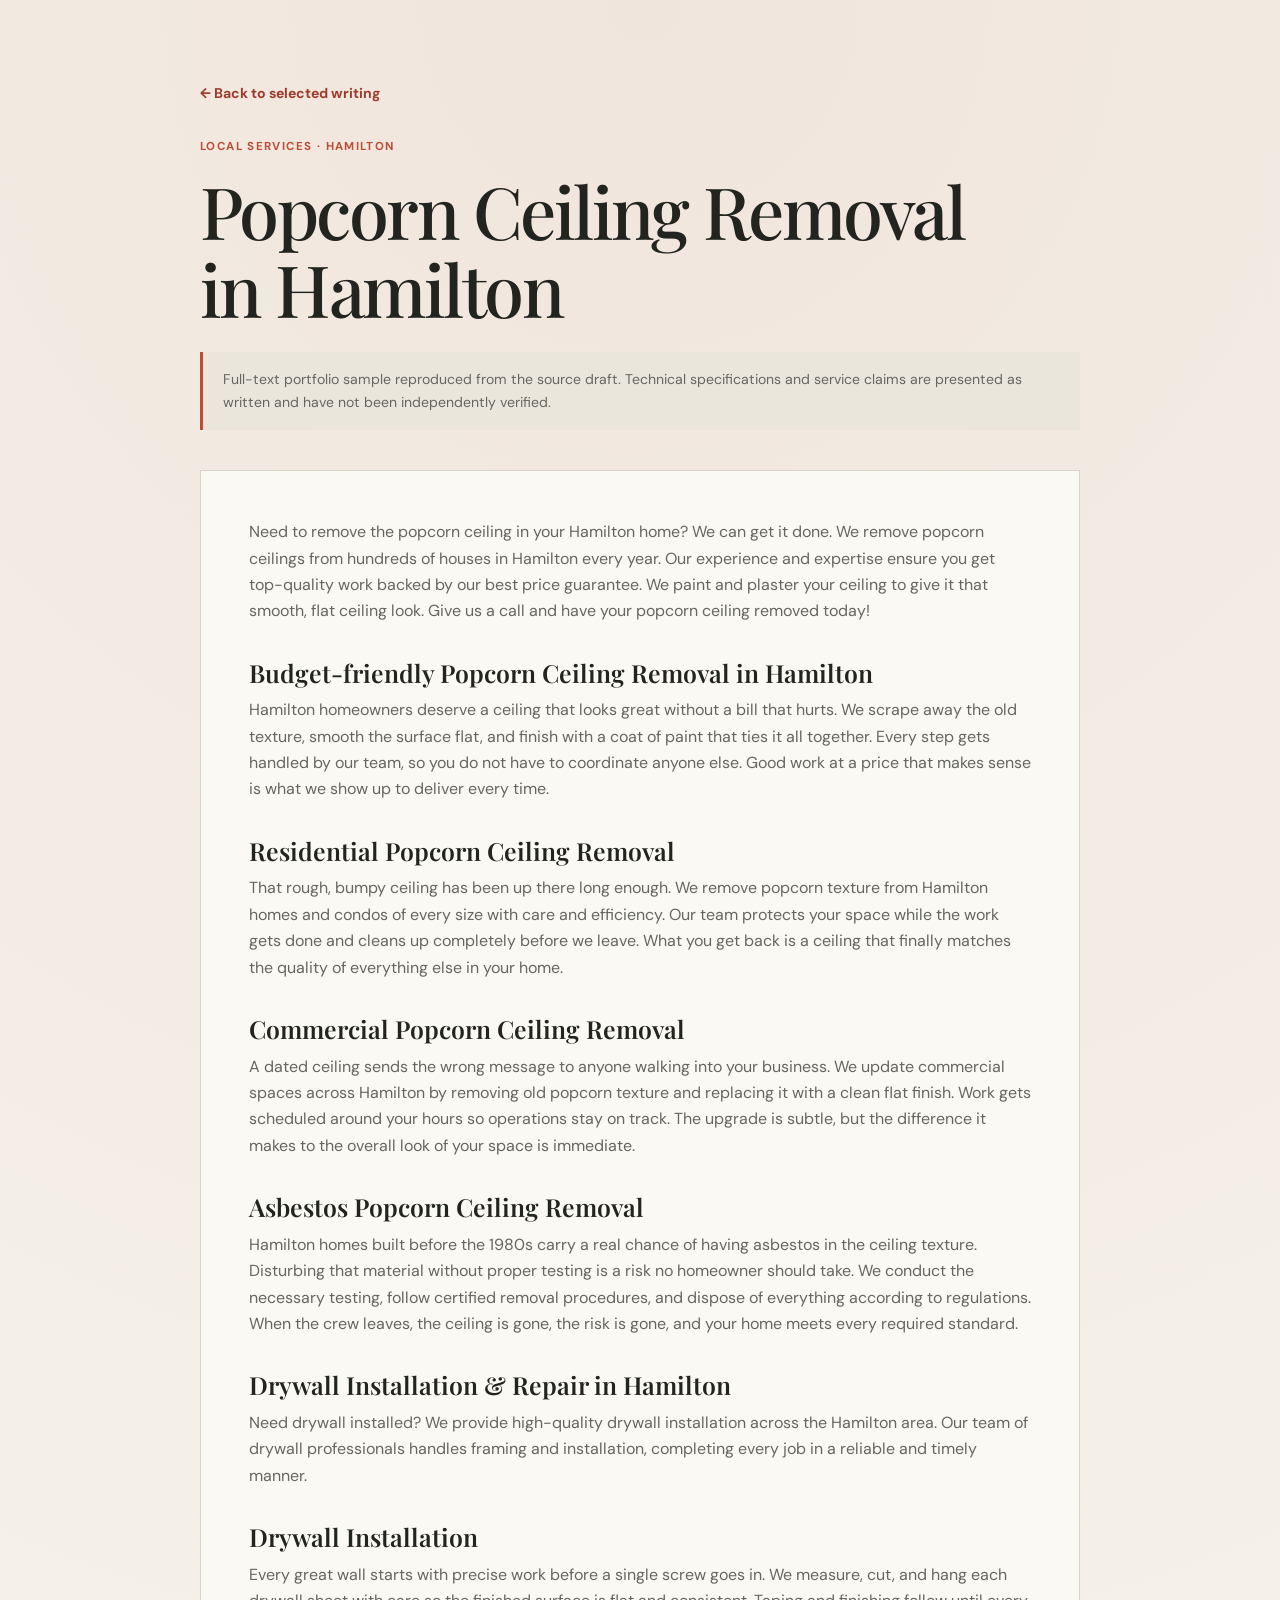
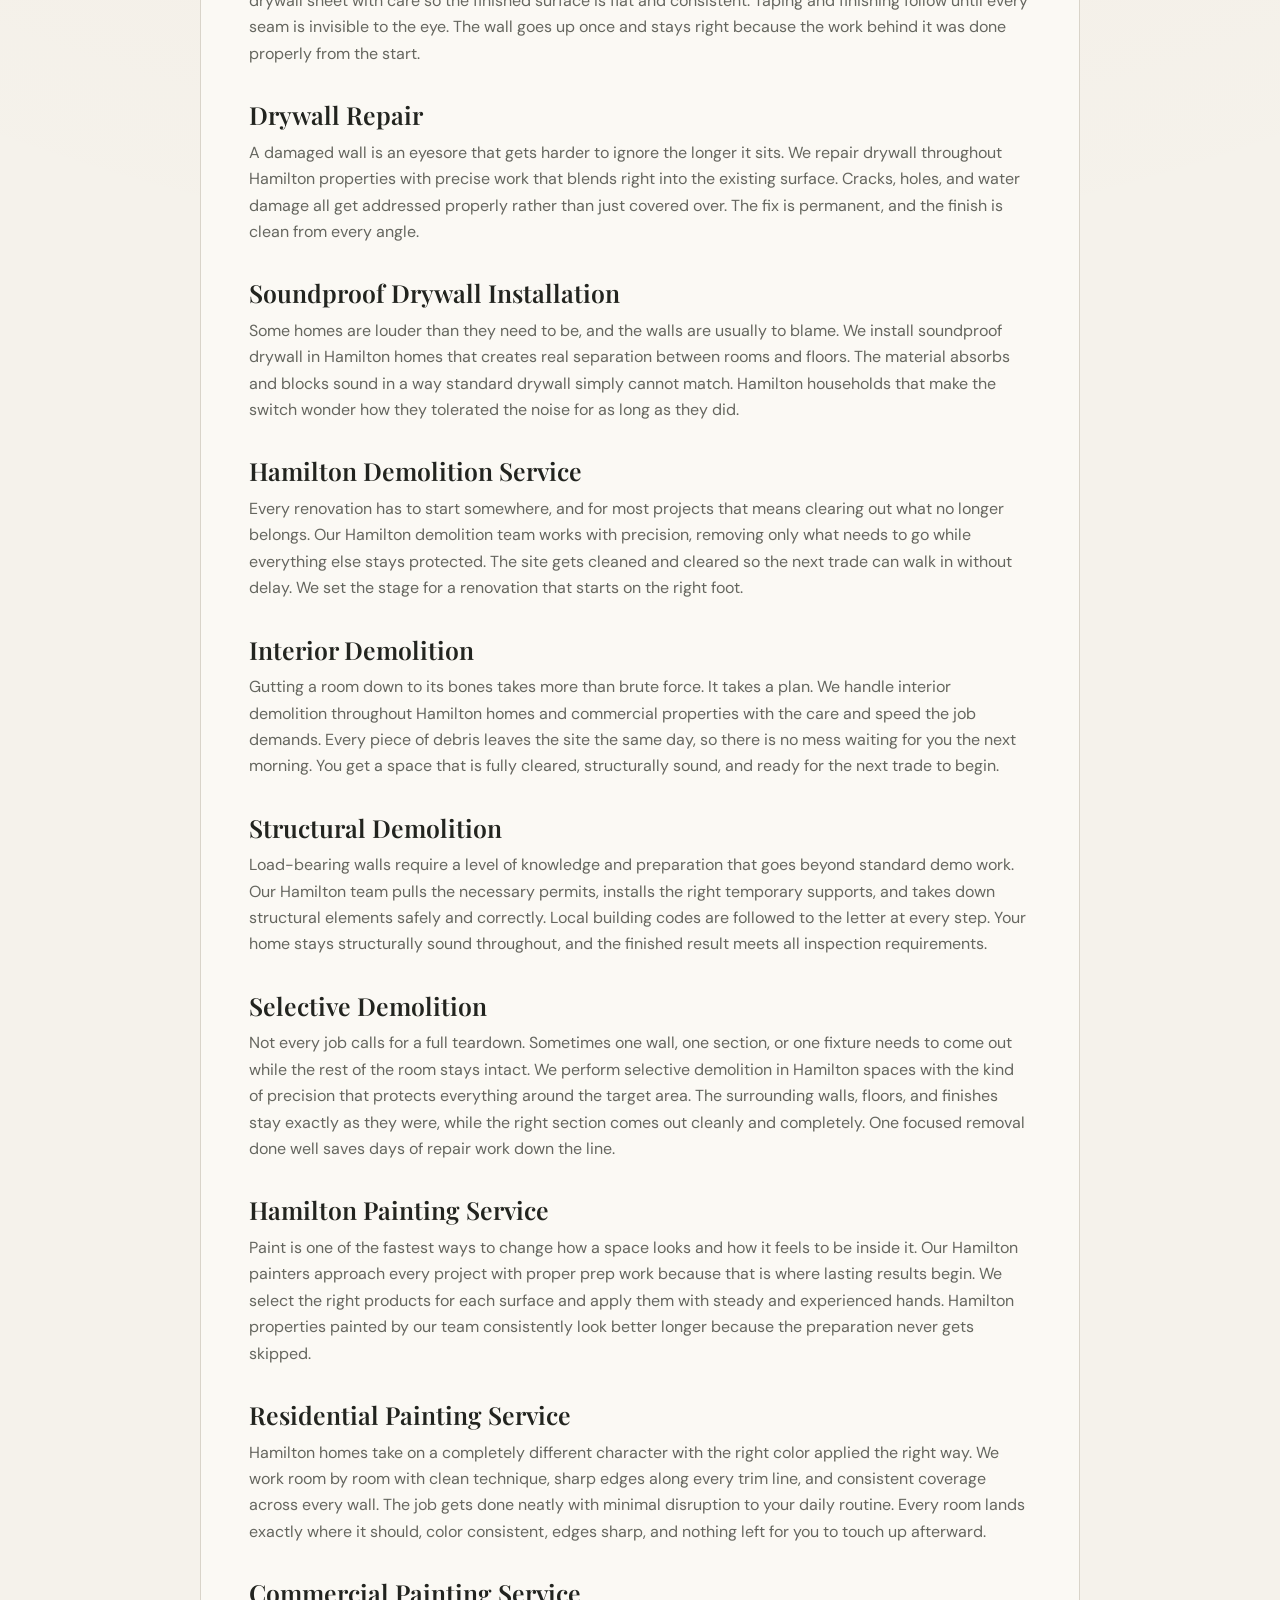
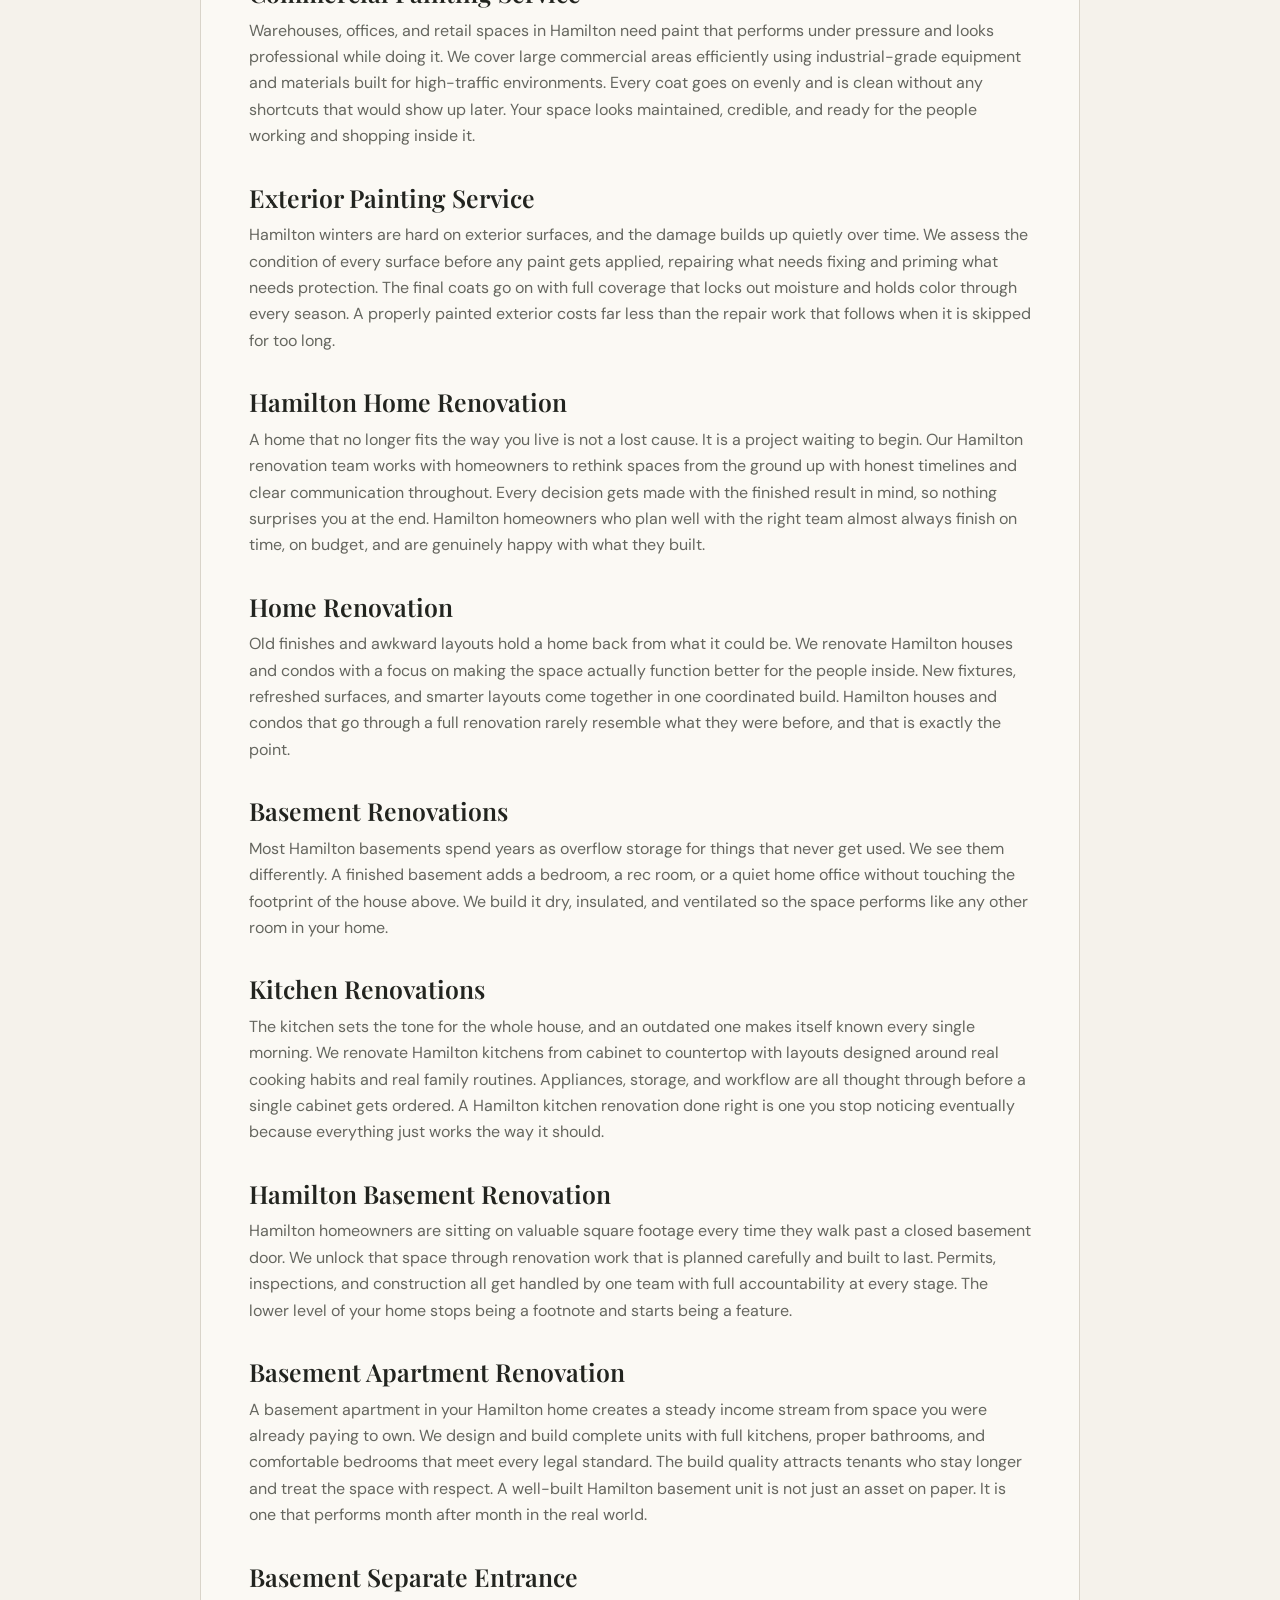
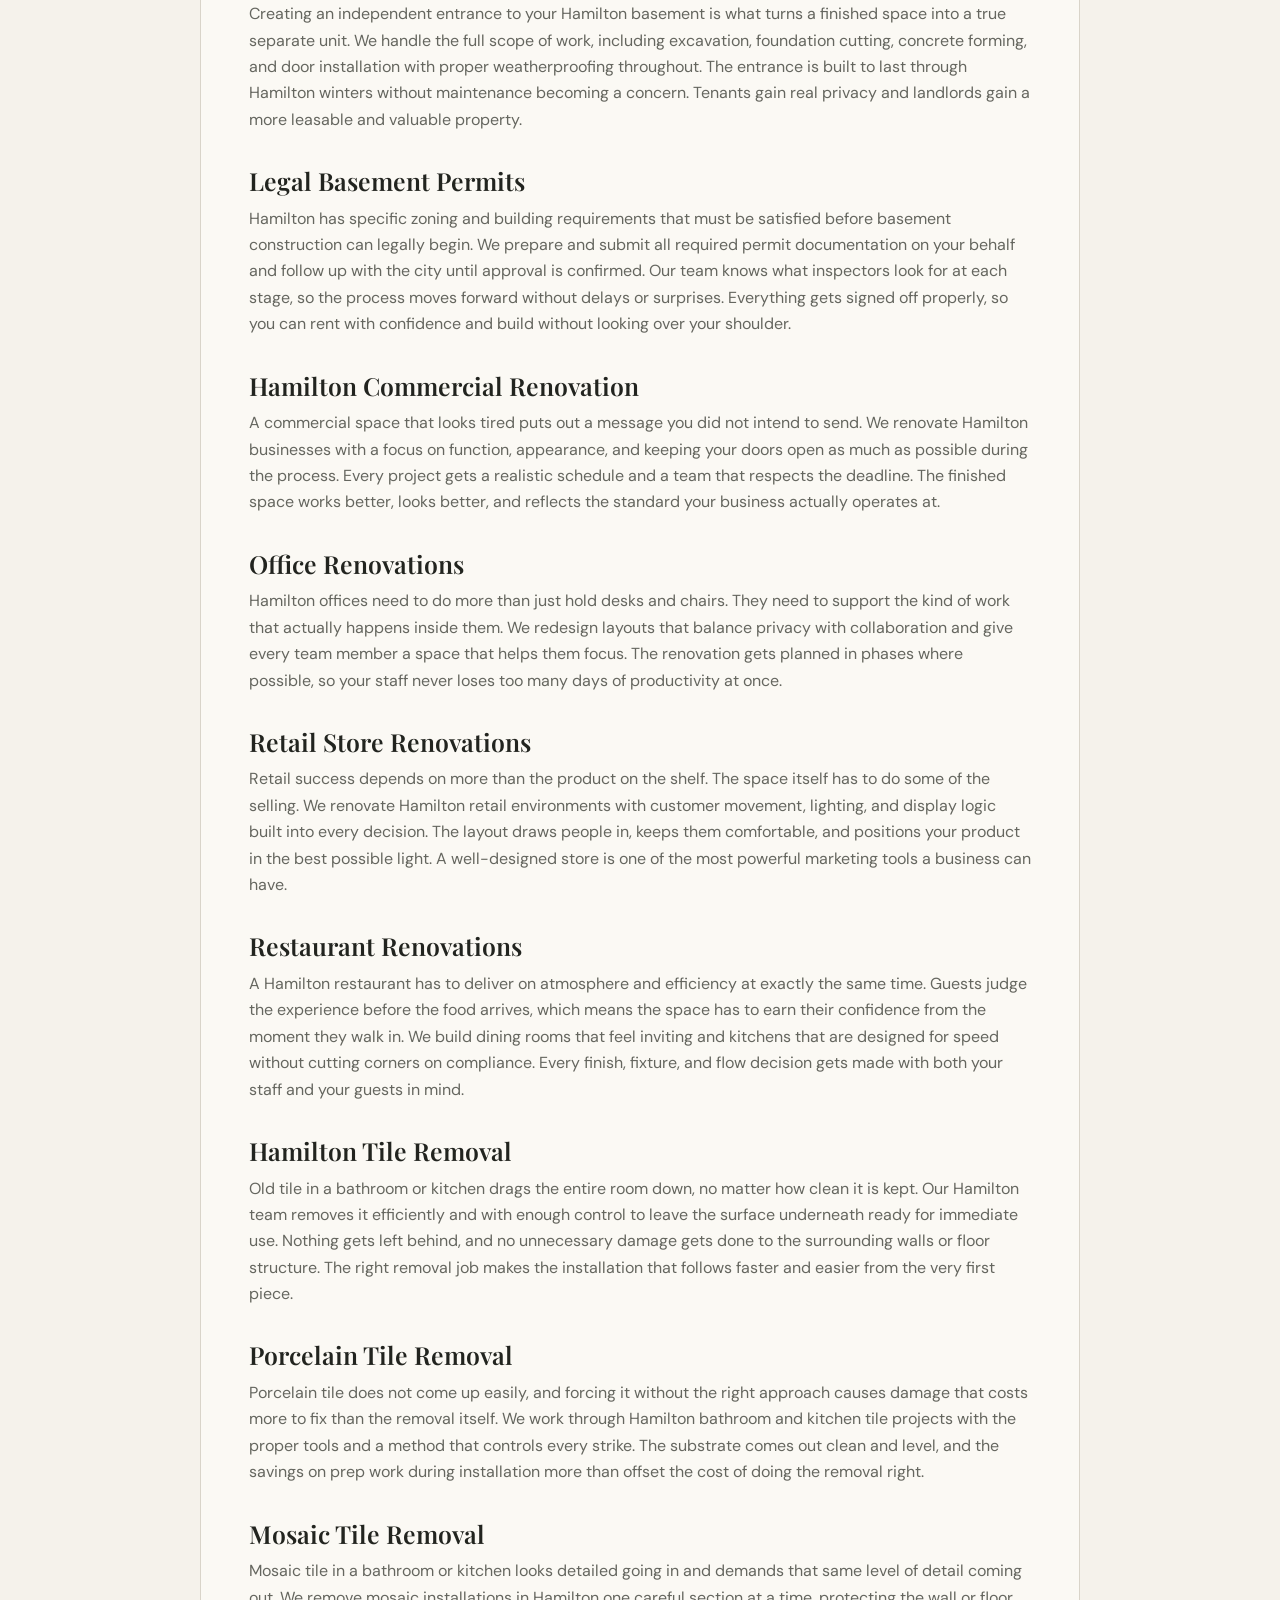
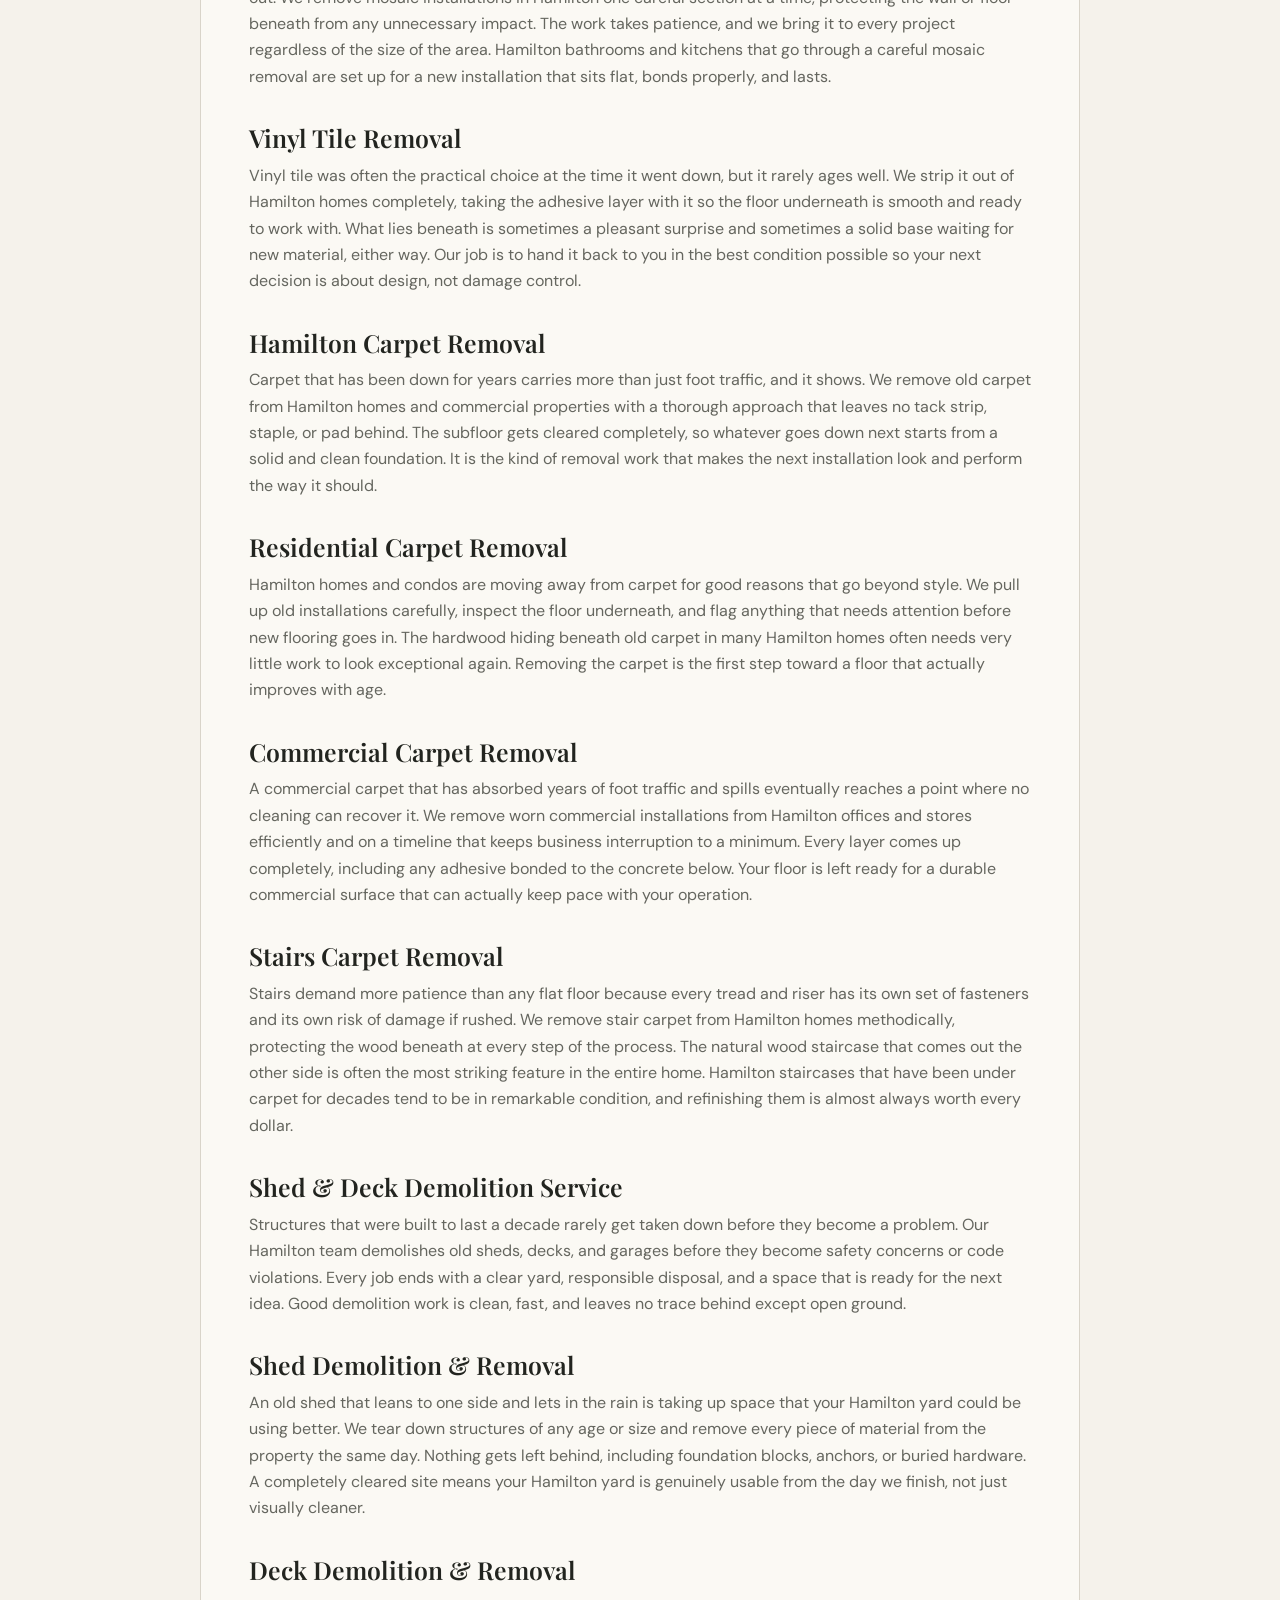
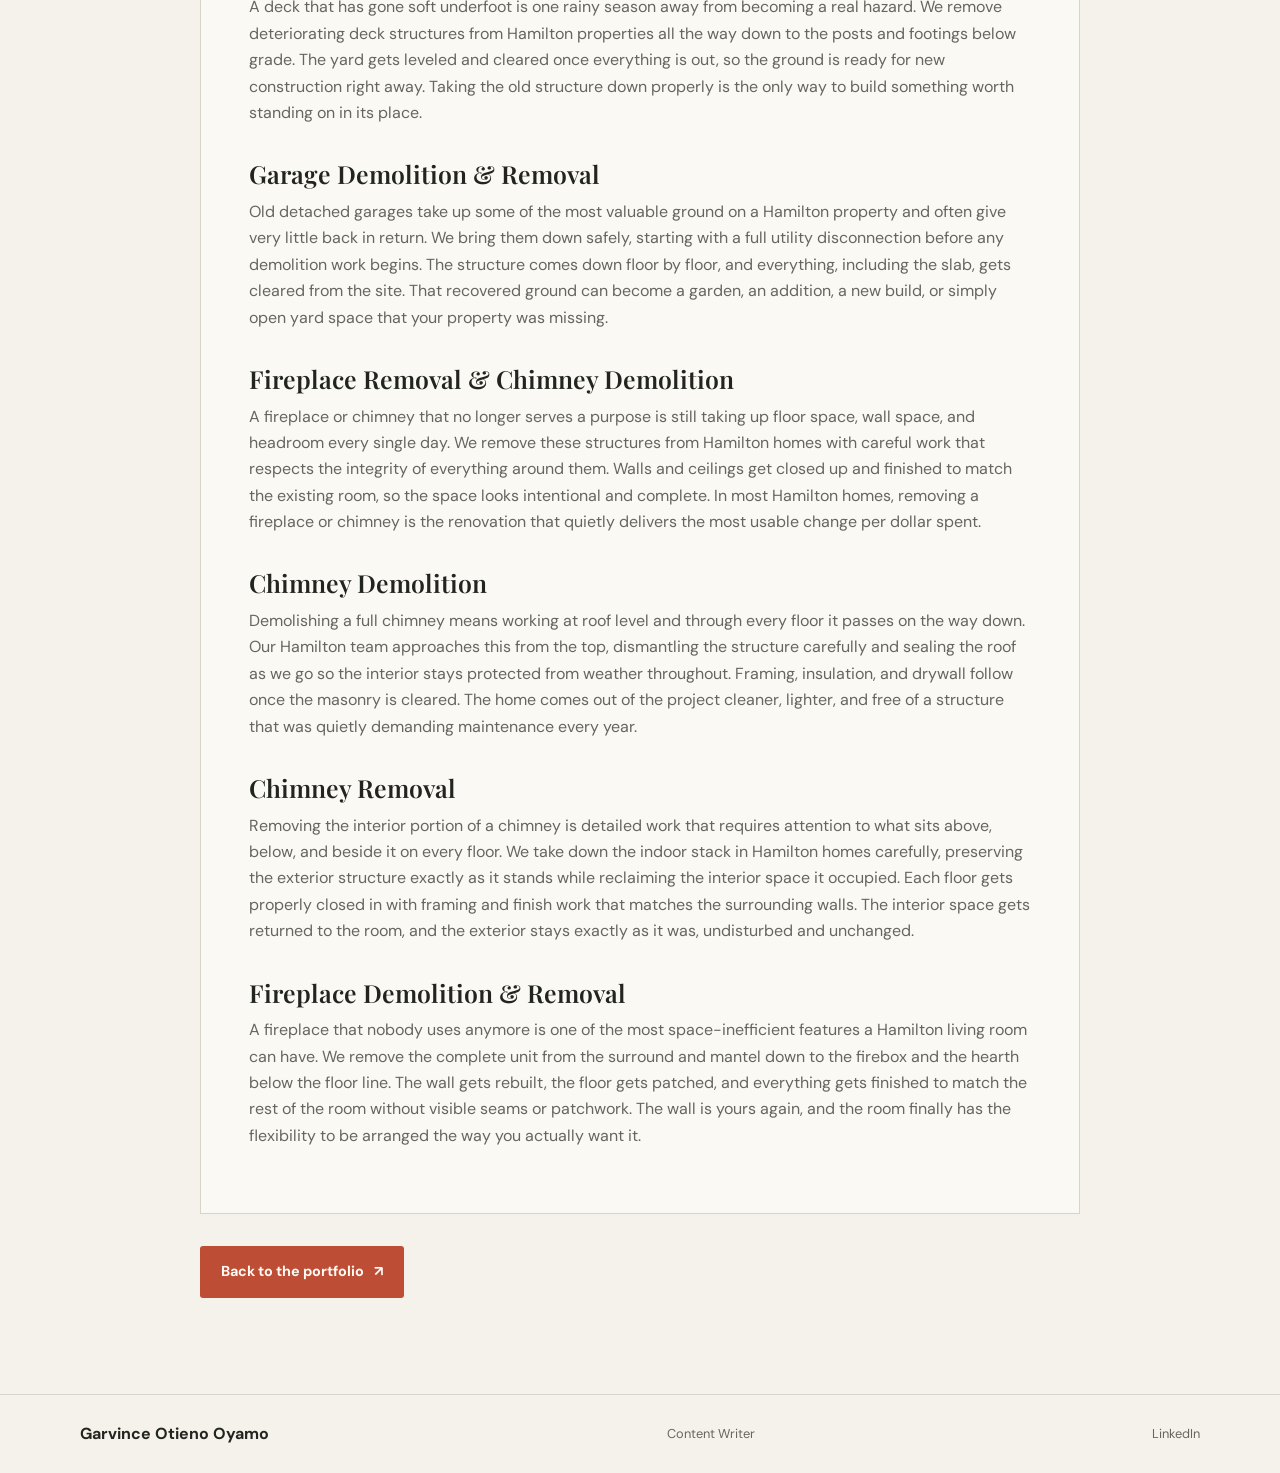
<file: hamilton-services.html>
<!DOCTYPE html>
<html lang="en">
  <head>
    <meta charset="UTF-8" />
    <meta name="viewport" content="width=device-width, initial-scale=1.0" />
    <meta name="description" content="Popcorn Ceiling Removal in Hamilton — full-text writing sample by Garvince Otieno Oyamo." />
    <title>Popcorn Ceiling Removal in Hamilton — Writing Sample</title>
    <link rel="preconnect" href="https://fonts.googleapis.com" />
    <link rel="preconnect" href="https://fonts.gstatic.com" crossorigin />
    <link href="https://fonts.googleapis.com/css2?family=DM+Sans:wght@400;500;600;700&family=Playfair+Display:wght@500;600;700&display=swap" rel="stylesheet" />
    <link rel="stylesheet" href="styles.css" />
  </head>
  <body>
    <main class="sample-page container">
      <a class="sample-back" href="index.html#work">← Back to selected writing</a>
      <p class="section-tag">Local services &#183; Hamilton</p>
      <h1>Popcorn Ceiling Removal in Hamilton</h1>
      <p class="sample-note">Full-text portfolio sample reproduced from the source draft. Technical specifications and service claims are presented as written and have not been independently verified.</p>
      <article class="sample-document">
<p>Need to remove the popcorn ceiling in your Hamilton home? We can get it done. We remove popcorn ceilings from hundreds of houses in Hamilton every year. Our experience and expertise ensure you get top-quality work backed by our best price guarantee. We paint and plaster your ceiling to give it that smooth, flat ceiling look. Give us a call and have your popcorn ceiling removed today!</p>
<h2>Budget-friendly Popcorn Ceiling Removal in Hamilton</h2>
<p>Hamilton homeowners deserve a ceiling that looks great without a bill that hurts. We scrape away the old texture, smooth the surface flat, and finish with a coat of paint that ties it all together. Every step gets handled by our team, so you do not have to coordinate anyone else. Good work at a price that makes sense is what we show up to deliver every time.</p>
<h2>Residential Popcorn Ceiling Removal</h2>
<p>That rough, bumpy ceiling has been up there long enough. We remove popcorn texture from Hamilton homes and condos of every size with care and efficiency. Our team protects your space while the work gets done and cleans up completely before we leave. What you get back is a ceiling that finally matches the quality of everything else in your home.</p>
<h2>Commercial Popcorn Ceiling Removal</h2>
<p>A dated ceiling sends the wrong message to anyone walking into your business. We update commercial spaces across Hamilton by removing old popcorn texture and replacing it with a clean flat finish. Work gets scheduled around your hours so operations stay on track. The upgrade is subtle, but the difference it makes to the overall look of your space is immediate.</p>
<h2>Asbestos Popcorn Ceiling Removal</h2>
<p>Hamilton homes built before the 1980s carry a real chance of having asbestos in the ceiling texture. Disturbing that material without proper testing is a risk no homeowner should take. We conduct the necessary testing, follow certified removal procedures, and dispose of everything according to regulations. When the crew leaves, the ceiling is gone, the risk is gone, and your home meets every required standard.</p>
<h2>Drywall Installation &amp; Repair in Hamilton</h2>
<p>Need drywall installed? We provide high-quality drywall installation across the Hamilton area. Our team of drywall professionals handles framing and installation, completing every job in a reliable and timely manner.</p>
<h2>Drywall Installation</h2>
<p>Every great wall starts with precise work before a single screw goes in. We measure, cut, and hang each drywall sheet with care so the finished surface is flat and consistent. Taping and finishing follow until every seam is invisible to the eye. The wall goes up once and stays right because the work behind it was done properly from the start.</p>
<h2>Drywall Repair</h2>
<p>A damaged wall is an eyesore that gets harder to ignore the longer it sits. We repair drywall throughout Hamilton properties with precise work that blends right into the existing surface. Cracks, holes, and water damage all get addressed properly rather than just covered over. The fix is permanent, and the finish is clean from every angle.</p>
<h2>Soundproof Drywall Installation</h2>
<p>Some homes are louder than they need to be, and the walls are usually to blame. We install soundproof drywall in Hamilton homes that creates real separation between rooms and floors. The material absorbs and blocks sound in a way standard drywall simply cannot match. Hamilton households that make the switch wonder how they tolerated the noise for as long as they did.</p>
<h2>Hamilton Demolition Service</h2>
<p>Every renovation has to start somewhere, and for most projects that means clearing out what no longer belongs. Our Hamilton demolition team works with precision, removing only what needs to go while everything else stays protected. The site gets cleaned and cleared so the next trade can walk in without delay. We set the stage for a renovation that starts on the right foot.</p>
<h2>Interior Demolition</h2>
<p>Gutting a room down to its bones takes more than brute force. It takes a plan. We handle interior demolition throughout Hamilton homes and commercial properties with the care and speed the job demands. Every piece of debris leaves the site the same day, so there is no mess waiting for you the next morning. You get a space that is fully cleared, structurally sound, and ready for the next trade to begin.</p>
<h2>Structural Demolition</h2>
<p>Load-bearing walls require a level of knowledge and preparation that goes beyond standard demo work. Our Hamilton team pulls the necessary permits, installs the right temporary supports, and takes down structural elements safely and correctly. Local building codes are followed to the letter at every step. Your home stays structurally sound throughout, and the finished result meets all inspection requirements.</p>
<h2>Selective Demolition</h2>
<p>Not every job calls for a full teardown. Sometimes one wall, one section, or one fixture needs to come out while the rest of the room stays intact. We perform selective demolition in Hamilton spaces with the kind of precision that protects everything around the target area. The surrounding walls, floors, and finishes stay exactly as they were, while the right section comes out cleanly and completely. One focused removal done well saves days of repair work down the line.</p>
<h2>Hamilton Painting Service</h2>
<p>Paint is one of the fastest ways to change how a space looks and how it feels to be inside it. Our Hamilton painters approach every project with proper prep work because that is where lasting results begin. We select the right products for each surface and apply them with steady and experienced hands. Hamilton properties painted by our team consistently look better longer because the preparation never gets skipped.</p>
<h2>Residential Painting Service</h2>
<p>Hamilton homes take on a completely different character with the right color applied the right way. We work room by room with clean technique, sharp edges along every trim line, and consistent coverage across every wall. The job gets done neatly with minimal disruption to your daily routine. Every room lands exactly where it should, color consistent, edges sharp, and nothing left for you to touch up afterward.</p>
<h2>Commercial Painting Service</h2>
<p>Warehouses, offices, and retail spaces in Hamilton need paint that performs under pressure and looks professional while doing it. We cover large commercial areas efficiently using industrial-grade equipment and materials built for high-traffic environments. Every coat goes on evenly and is clean without any shortcuts that would show up later. Your space looks maintained, credible, and ready for the people working and shopping inside it.</p>
<h2>Exterior Painting Service</h2>
<p>Hamilton winters are hard on exterior surfaces, and the damage builds up quietly over time. We assess the condition of every surface before any paint gets applied, repairing what needs fixing and priming what needs protection. The final coats go on with full coverage that locks out moisture and holds color through every season. A properly painted exterior costs far less than the repair work that follows when it is skipped for too long.</p>
<h2>Hamilton Home Renovation</h2>
<p>A home that no longer fits the way you live is not a lost cause. It is a project waiting to begin. Our Hamilton renovation team works with homeowners to rethink spaces from the ground up with honest timelines and clear communication throughout. Every decision gets made with the finished result in mind, so nothing surprises you at the end. Hamilton homeowners who plan well with the right team almost always finish on time, on budget, and are genuinely happy with what they built.</p>
<h2>Home Renovation</h2>
<p>Old finishes and awkward layouts hold a home back from what it could be. We renovate Hamilton houses and condos with a focus on making the space actually function better for the people inside. New fixtures, refreshed surfaces, and smarter layouts come together in one coordinated build. Hamilton houses and condos that go through a full renovation rarely resemble what they were before, and that is exactly the point.</p>
<h2>Basement Renovations</h2>
<p>Most Hamilton basements spend years as overflow storage for things that never get used. We see them differently. A finished basement adds a bedroom, a rec room, or a quiet home office without touching the footprint of the house above. We build it dry, insulated, and ventilated so the space performs like any other room in your home.</p>
<h2>Kitchen Renovations</h2>
<p>The kitchen sets the tone for the whole house, and an outdated one makes itself known every single morning. We renovate Hamilton kitchens from cabinet to countertop with layouts designed around real cooking habits and real family routines. Appliances, storage, and workflow are all thought through before a single cabinet gets ordered. A Hamilton kitchen renovation done right is one you stop noticing eventually because everything just works the way it should.</p>
<h2>Hamilton Basement Renovation</h2>
<p>Hamilton homeowners are sitting on valuable square footage every time they walk past a closed basement door. We unlock that space through renovation work that is planned carefully and built to last. Permits, inspections, and construction all get handled by one team with full accountability at every stage. The lower level of your home stops being a footnote and starts being a feature.</p>
<h2>Basement Apartment Renovation</h2>
<p>A basement apartment in your Hamilton home creates a steady income stream from space you were already paying to own. We design and build complete units with full kitchens, proper bathrooms, and comfortable bedrooms that meet every legal standard. The build quality attracts tenants who stay longer and treat the space with respect. A well-built Hamilton basement unit is not just an asset on paper. It is one that performs month after month in the real world.</p>
<h2>Basement Separate Entrance</h2>
<p>Creating an independent entrance to your Hamilton basement is what turns a finished space into a true separate unit. We handle the full scope of work, including excavation, foundation cutting, concrete forming, and door installation with proper weatherproofing throughout. The entrance is built to last through Hamilton winters without maintenance becoming a concern. Tenants gain real privacy and landlords gain a more leasable and valuable property.</p>
<h2>Legal Basement Permits</h2>
<p>Hamilton has specific zoning and building requirements that must be satisfied before basement construction can legally begin. We prepare and submit all required permit documentation on your behalf and follow up with the city until approval is confirmed. Our team knows what inspectors look for at each stage, so the process moves forward without delays or surprises. Everything gets signed off properly, so you can rent with confidence and build without looking over your shoulder.</p>
<h2>Hamilton Commercial Renovation</h2>
<p>A commercial space that looks tired puts out a message you did not intend to send. We renovate Hamilton businesses with a focus on function, appearance, and keeping your doors open as much as possible during the process. Every project gets a realistic schedule and a team that respects the deadline. The finished space works better, looks better, and reflects the standard your business actually operates at.</p>
<h2>Office Renovations</h2>
<p>Hamilton offices need to do more than just hold desks and chairs. They need to support the kind of work that actually happens inside them. We redesign layouts that balance privacy with collaboration and give every team member a space that helps them focus. The renovation gets planned in phases where possible, so your staff never loses too many days of productivity at once.</p>
<h2>Retail Store Renovations</h2>
<p>Retail success depends on more than the product on the shelf. The space itself has to do some of the selling. We renovate Hamilton retail environments with customer movement, lighting, and display logic built into every decision. The layout draws people in, keeps them comfortable, and positions your product in the best possible light. A well-designed store is one of the most powerful marketing tools a business can have.</p>
<h2>Restaurant Renovations</h2>
<p>A Hamilton restaurant has to deliver on atmosphere and efficiency at exactly the same time. Guests judge the experience before the food arrives, which means the space has to earn their confidence from the moment they walk in. We build dining rooms that feel inviting and kitchens that are designed for speed without cutting corners on compliance. Every finish, fixture, and flow decision gets made with both your staff and your guests in mind.</p>
<h2>Hamilton Tile Removal</h2>
<p>Old tile in a bathroom or kitchen drags the entire room down, no matter how clean it is kept. Our Hamilton team removes it efficiently and with enough control to leave the surface underneath ready for immediate use. Nothing gets left behind, and no unnecessary damage gets done to the surrounding walls or floor structure. The right removal job makes the installation that follows faster and easier from the very first piece.</p>
<h2>Porcelain Tile Removal</h2>
<p>Porcelain tile does not come up easily, and forcing it without the right approach causes damage that costs more to fix than the removal itself. We work through Hamilton bathroom and kitchen tile projects with the proper tools and a method that controls every strike. The substrate comes out clean and level, and the savings on prep work during installation more than offset the cost of doing the removal right.</p>
<h2>Mosaic Tile Removal</h2>
<p>Mosaic tile in a bathroom or kitchen looks detailed going in and demands that same level of detail coming out. We remove mosaic installations in Hamilton one careful section at a time, protecting the wall or floor beneath from any unnecessary impact. The work takes patience, and we bring it to every project regardless of the size of the area. Hamilton bathrooms and kitchens that go through a careful mosaic removal are set up for a new installation that sits flat, bonds properly, and lasts.</p>
<h2>Vinyl Tile Removal</h2>
<p>Vinyl tile was often the practical choice at the time it went down, but it rarely ages well. We strip it out of Hamilton homes completely, taking the adhesive layer with it so the floor underneath is smooth and ready to work with. What lies beneath is sometimes a pleasant surprise and sometimes a solid base waiting for new material, either way. Our job is to hand it back to you in the best condition possible so your next decision is about design, not damage control.</p>
<h2>Hamilton Carpet Removal</h2>
<p>Carpet that has been down for years carries more than just foot traffic, and it shows. We remove old carpet from Hamilton homes and commercial properties with a thorough approach that leaves no tack strip, staple, or pad behind. The subfloor gets cleared completely, so whatever goes down next starts from a solid and clean foundation. It is the kind of removal work that makes the next installation look and perform the way it should.</p>
<h2>Residential Carpet Removal</h2>
<p>Hamilton homes and condos are moving away from carpet for good reasons that go beyond style. We pull up old installations carefully, inspect the floor underneath, and flag anything that needs attention before new flooring goes in. The hardwood hiding beneath old carpet in many Hamilton homes often needs very little work to look exceptional again. Removing the carpet is the first step toward a floor that actually improves with age.</p>
<h2>Commercial Carpet Removal</h2>
<p>A commercial carpet that has absorbed years of foot traffic and spills eventually reaches a point where no cleaning can recover it. We remove worn commercial installations from Hamilton offices and stores efficiently and on a timeline that keeps business interruption to a minimum. Every layer comes up completely, including any adhesive bonded to the concrete below. Your floor is left ready for a durable commercial surface that can actually keep pace with your operation.</p>
<h2>Stairs Carpet Removal</h2>
<p>Stairs demand more patience than any flat floor because every tread and riser has its own set of fasteners and its own risk of damage if rushed. We remove stair carpet from Hamilton homes methodically, protecting the wood beneath at every step of the process. The natural wood staircase that comes out the other side is often the most striking feature in the entire home. Hamilton staircases that have been under carpet for decades tend to be in remarkable condition, and refinishing them is almost always worth every dollar.</p>
<h2>Shed &amp; Deck Demolition Service</h2>
<p>Structures that were built to last a decade rarely get taken down before they become a problem. Our Hamilton team demolishes old sheds, decks, and garages before they become safety concerns or code violations. Every job ends with a clear yard, responsible disposal, and a space that is ready for the next idea. Good demolition work is clean, fast, and leaves no trace behind except open ground.</p>
<h2>Shed Demolition &amp; Removal</h2>
<p>An old shed that leans to one side and lets in the rain is taking up space that your Hamilton yard could be using better. We tear down structures of any age or size and remove every piece of material from the property the same day. Nothing gets left behind, including foundation blocks, anchors, or buried hardware. A completely cleared site means your Hamilton yard is genuinely usable from the day we finish, not just visually cleaner.</p>
<h2>Deck Demolition &amp; Removal</h2>
<p>A deck that has gone soft underfoot is one rainy season away from becoming a real hazard. We remove deteriorating deck structures from Hamilton properties all the way down to the posts and footings below grade. The yard gets leveled and cleared once everything is out, so the ground is ready for new construction right away. Taking the old structure down properly is the only way to build something worth standing on in its place.</p>
<h2>Garage Demolition &amp; Removal</h2>
<p>Old detached garages take up some of the most valuable ground on a Hamilton property and often give very little back in return. We bring them down safely, starting with a full utility disconnection before any demolition work begins. The structure comes down floor by floor, and everything, including the slab, gets cleared from the site. That recovered ground can become a garden, an addition, a new build, or simply open yard space that your property was missing.</p>
<h2>Fireplace Removal &amp; Chimney Demolition</h2>
<p>A fireplace or chimney that no longer serves a purpose is still taking up floor space, wall space, and headroom every single day. We remove these structures from Hamilton homes with careful work that respects the integrity of everything around them. Walls and ceilings get closed up and finished to match the existing room, so the space looks intentional and complete. In most Hamilton homes, removing a fireplace or chimney is the renovation that quietly delivers the most usable change per dollar spent.</p>
<h2>Chimney Demolition</h2>
<p>Demolishing a full chimney means working at roof level and through every floor it passes on the way down. Our Hamilton team approaches this from the top, dismantling the structure carefully and sealing the roof as we go so the interior stays protected from weather throughout. Framing, insulation, and drywall follow once the masonry is cleared. The home comes out of the project cleaner, lighter, and free of a structure that was quietly demanding maintenance every year.</p>
<h2>Chimney Removal</h2>
<p>Removing the interior portion of a chimney is detailed work that requires attention to what sits above, below, and beside it on every floor. We take down the indoor stack in Hamilton homes carefully, preserving the exterior structure exactly as it stands while reclaiming the interior space it occupied. Each floor gets properly closed in with framing and finish work that matches the surrounding walls. The interior space gets returned to the room, and the exterior stays exactly as it was, undisturbed and unchanged.</p>
<h2>Fireplace Demolition &amp; Removal</h2>
<p>A fireplace that nobody uses anymore is one of the most space-inefficient features a Hamilton living room can have. We remove the complete unit from the surround and mantel down to the firebox and the hearth below the floor line. The wall gets rebuilt, the floor gets patched, and everything gets finished to match the rest of the room without visible seams or patchwork. The wall is yours again, and the room finally has the flexibility to be arranged the way you actually want it.</p>
      </article>
      <a class="btn btn-primary sample-return" href="index.html#work">Back to the portfolio <span aria-hidden="true">↗</span></a>
    </main>
    <footer class="site-footer">
      <div class="container footer-wrap">
        <a class="footer-brand" href="index.html#top">Garvince Otieno Oyamo</a>
        <p>Content Writer</p>
        <div class="footer-links"><a href="https://www.linkedin.com/in/garvince-oyamo/" target="_blank" rel="noopener noreferrer">LinkedIn</a></div>
      </div>
    </footer>
  </body>
</html>
</file>
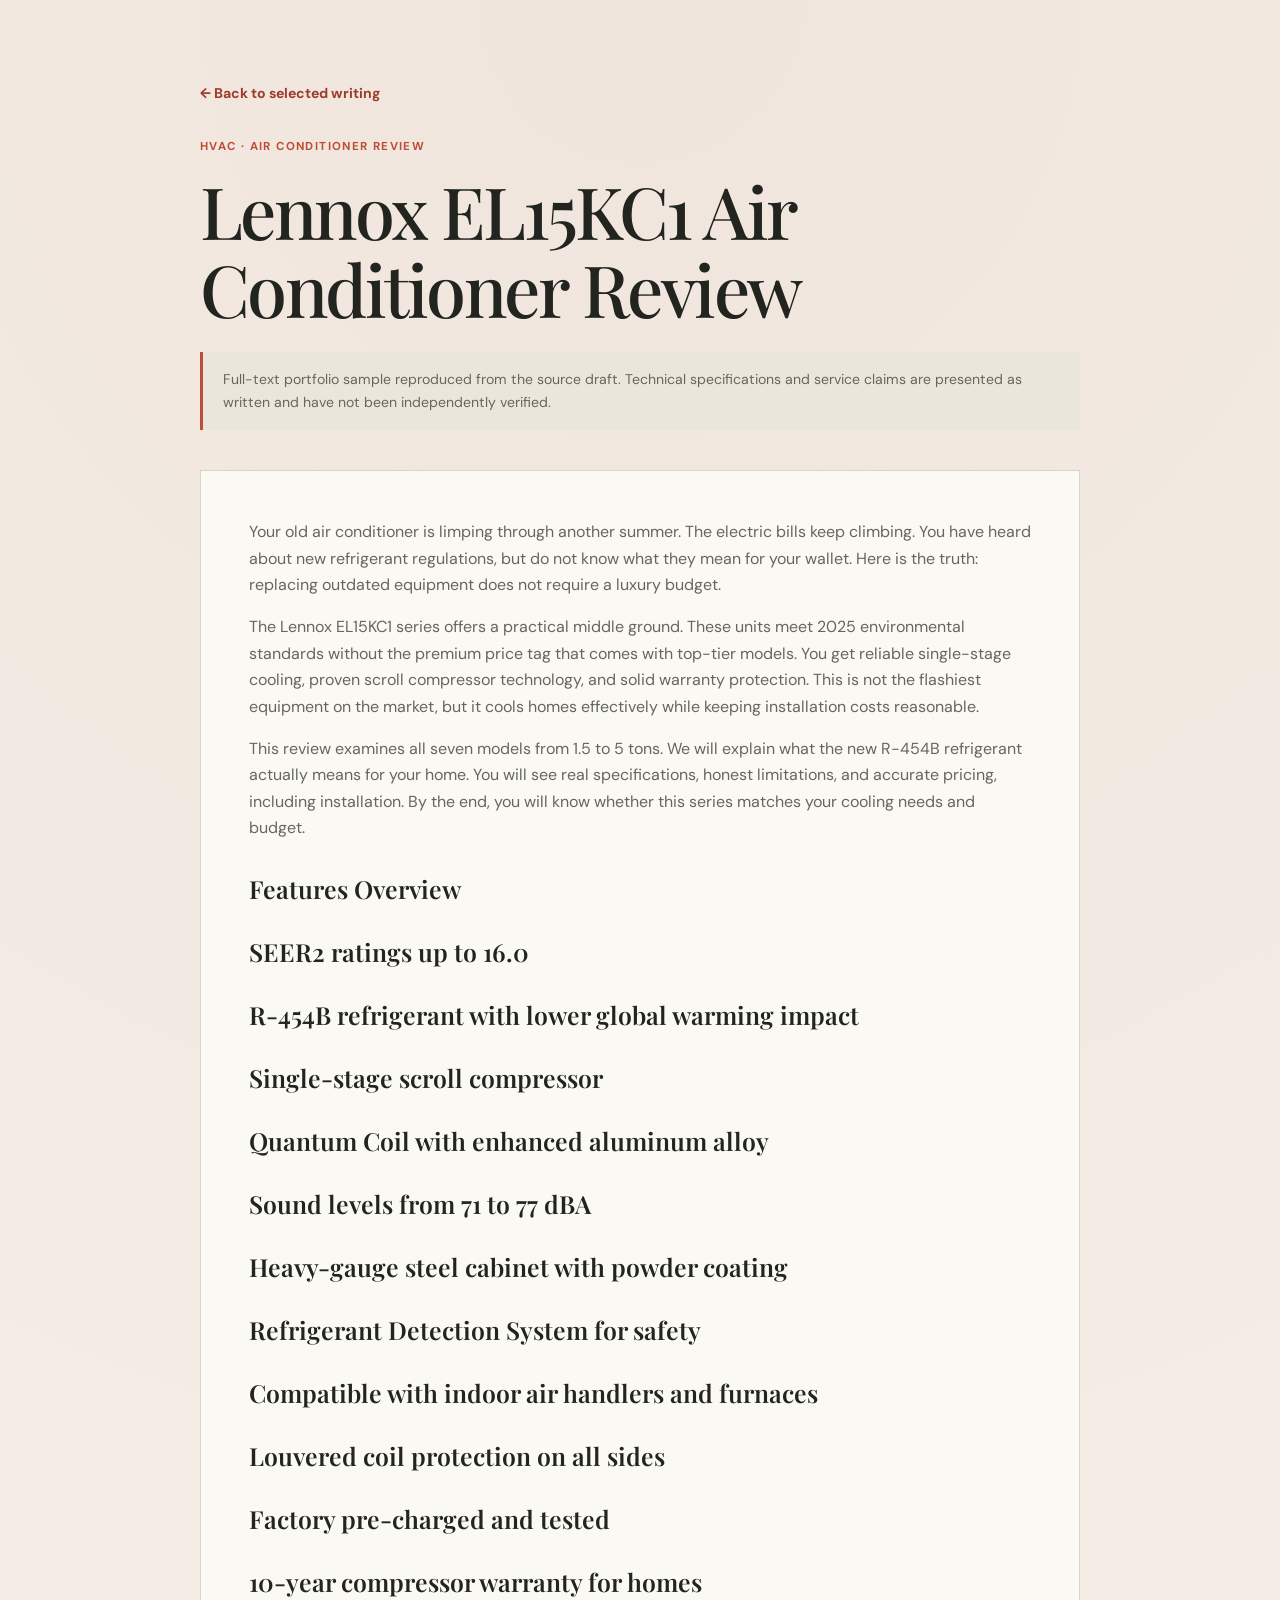
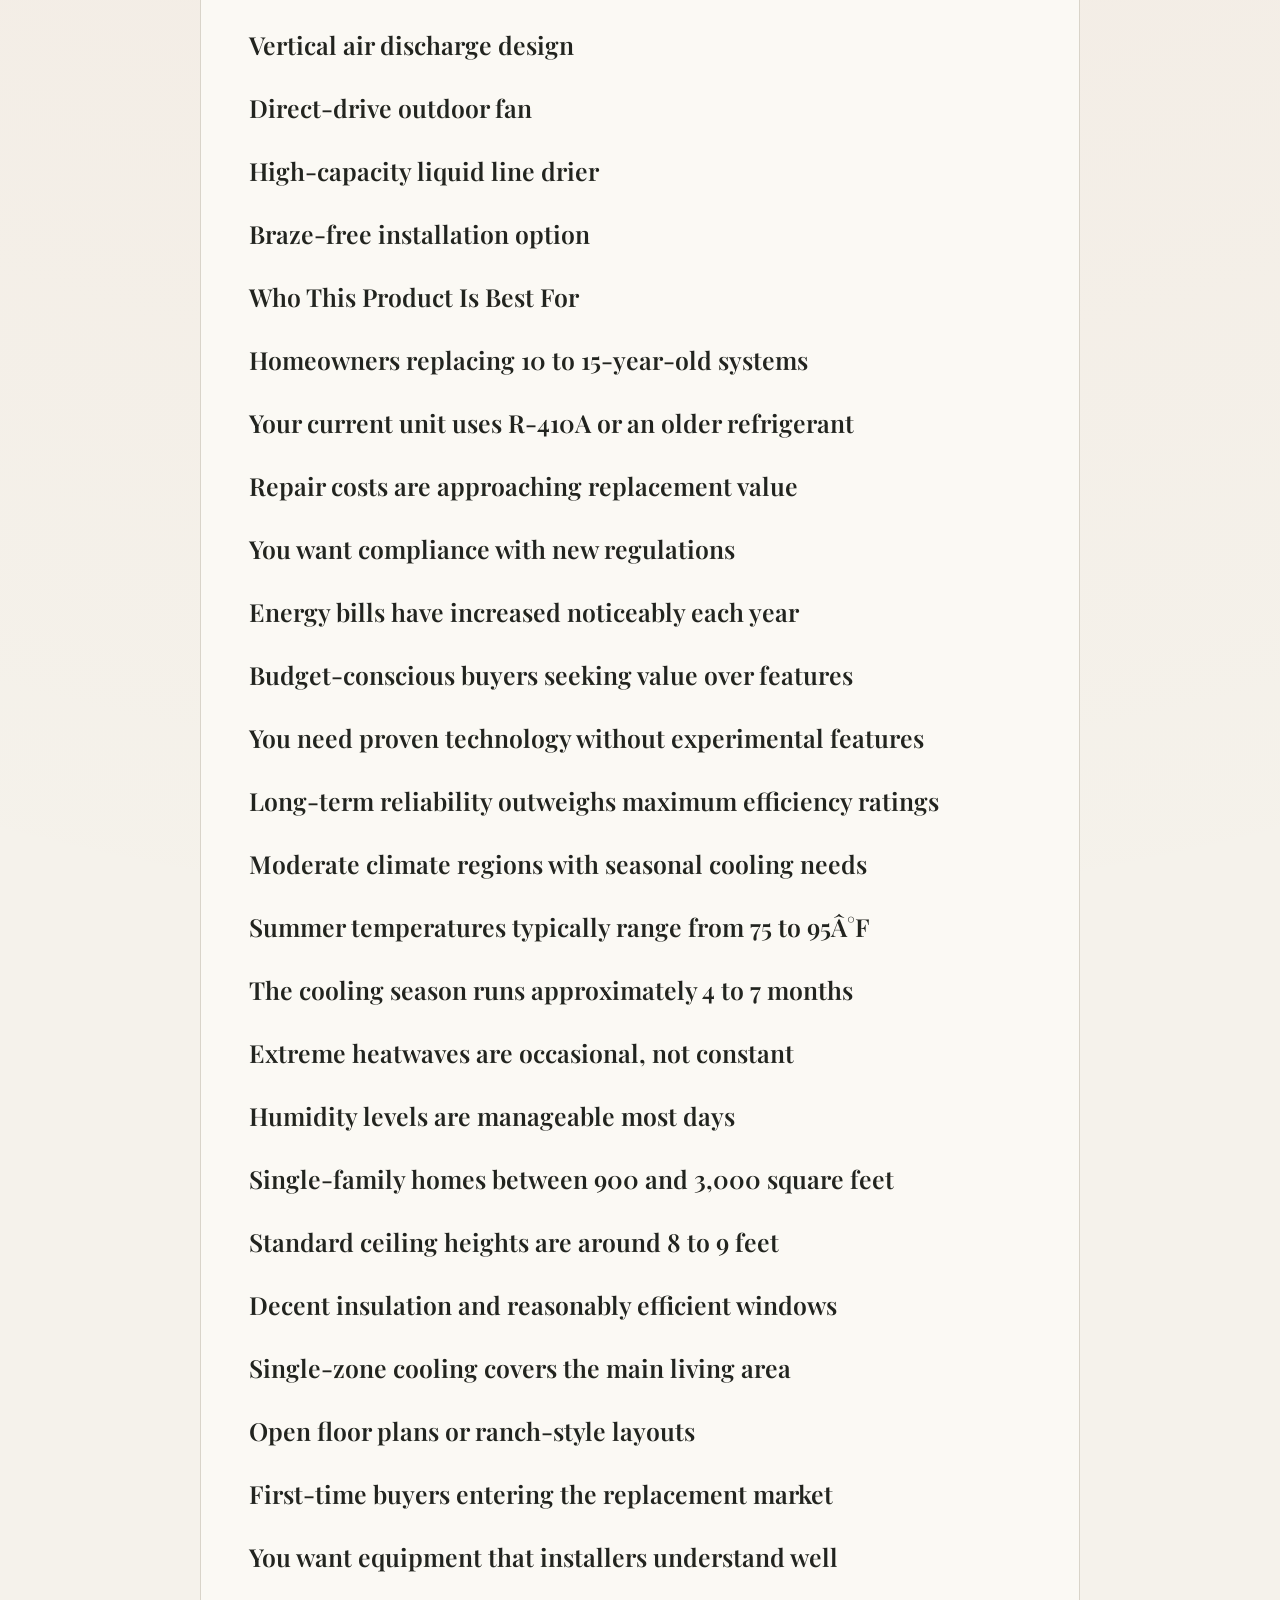
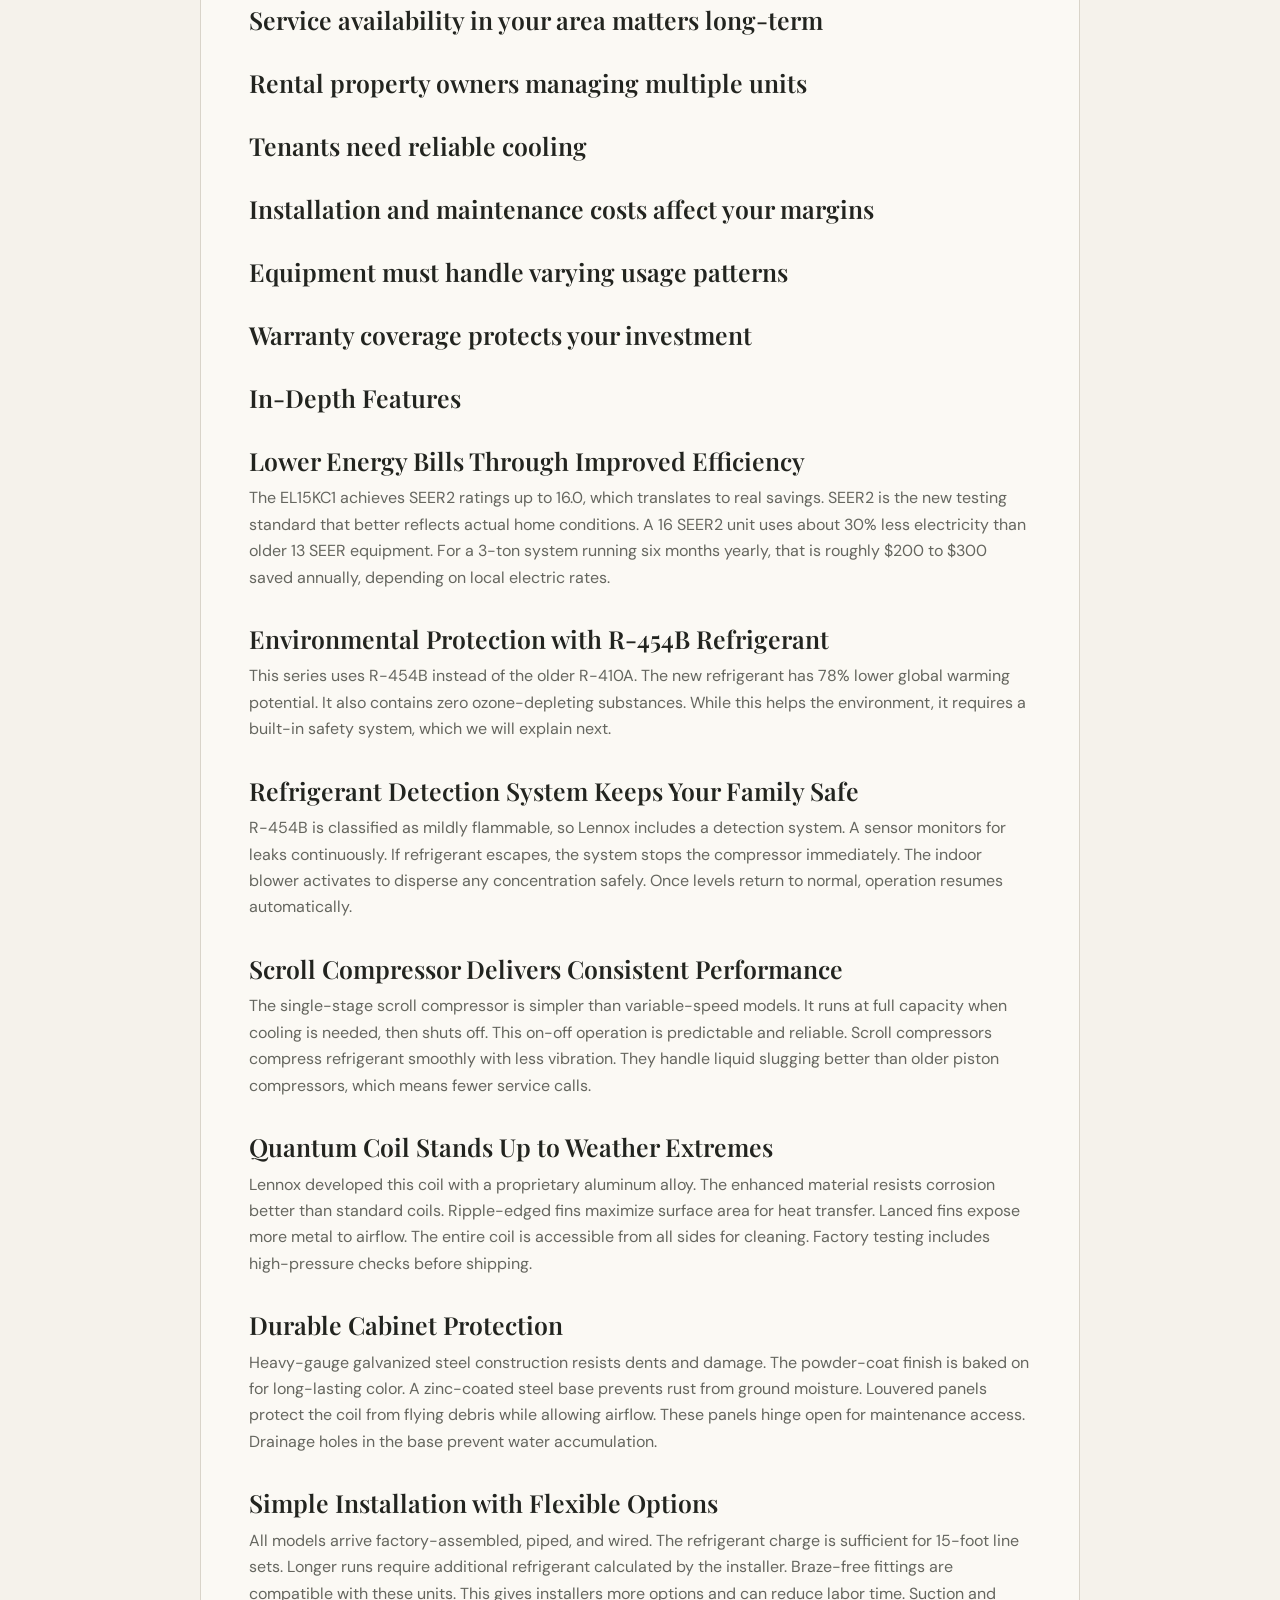
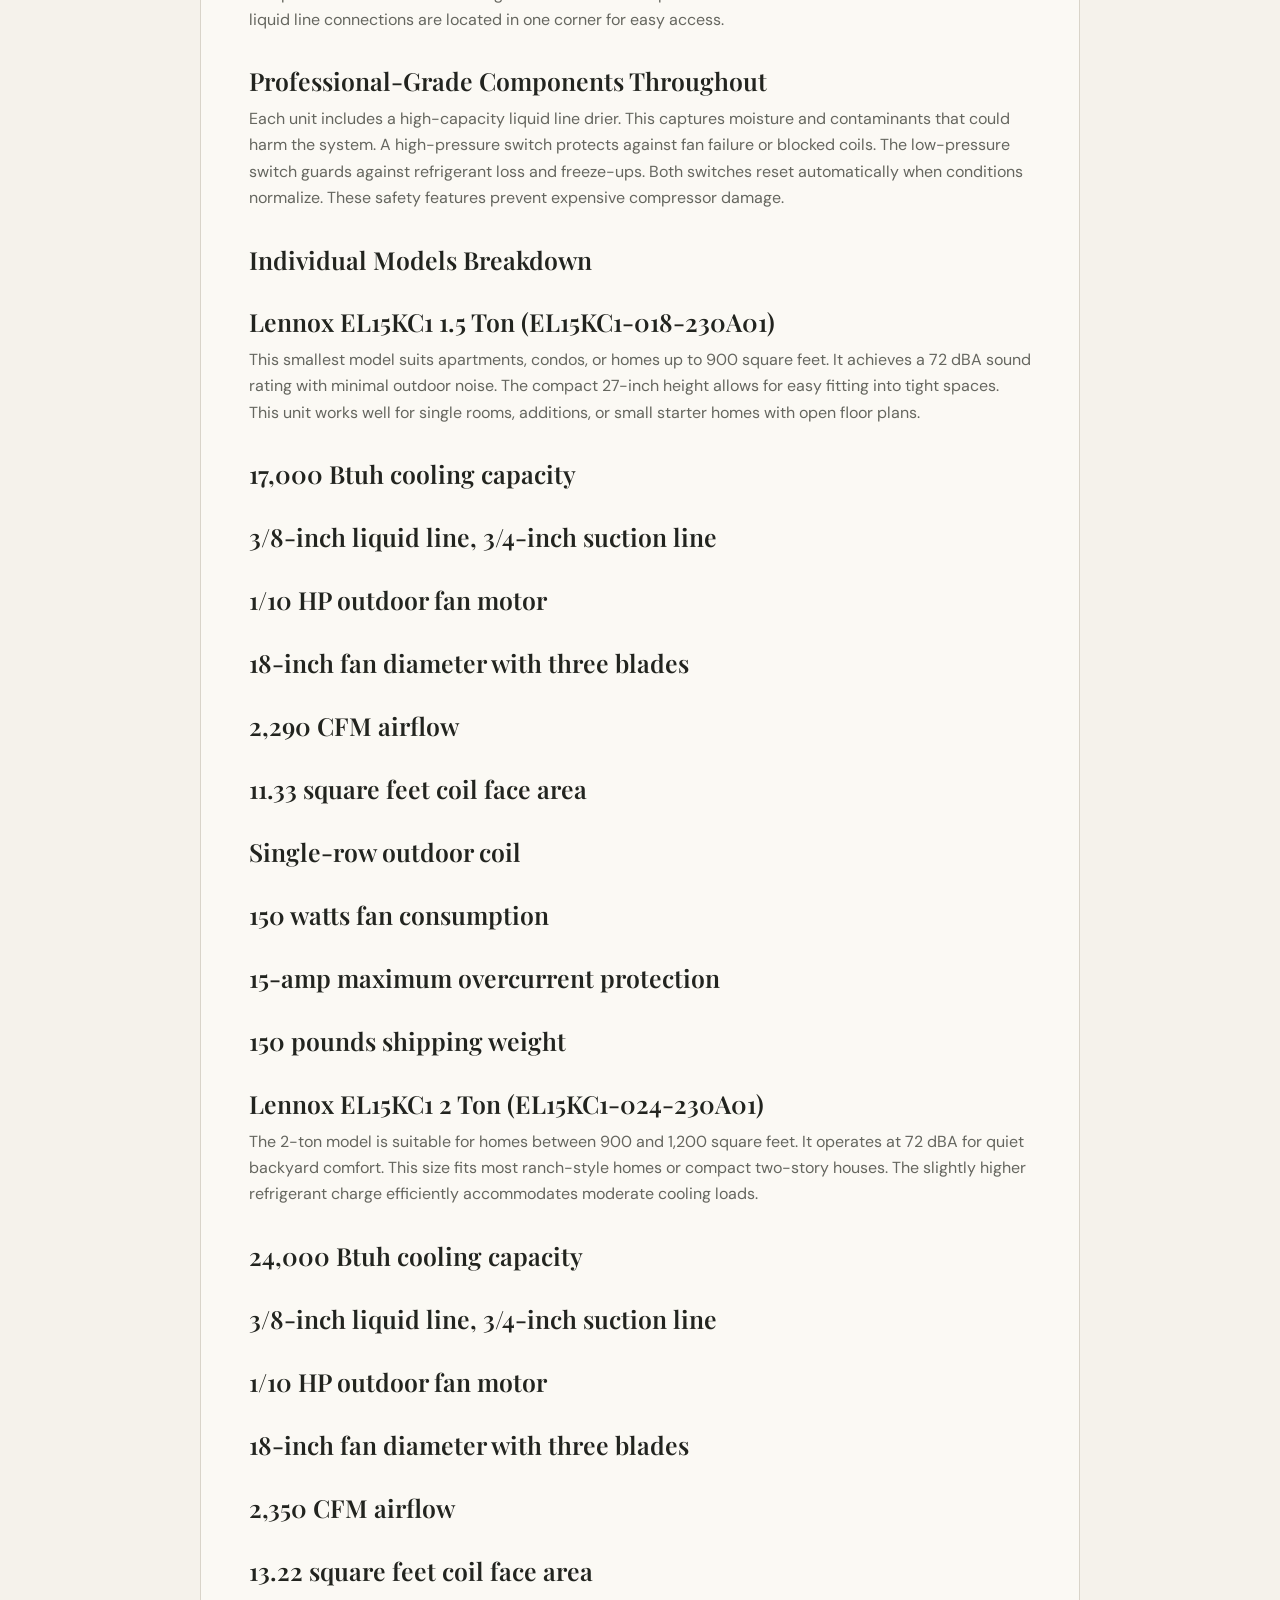
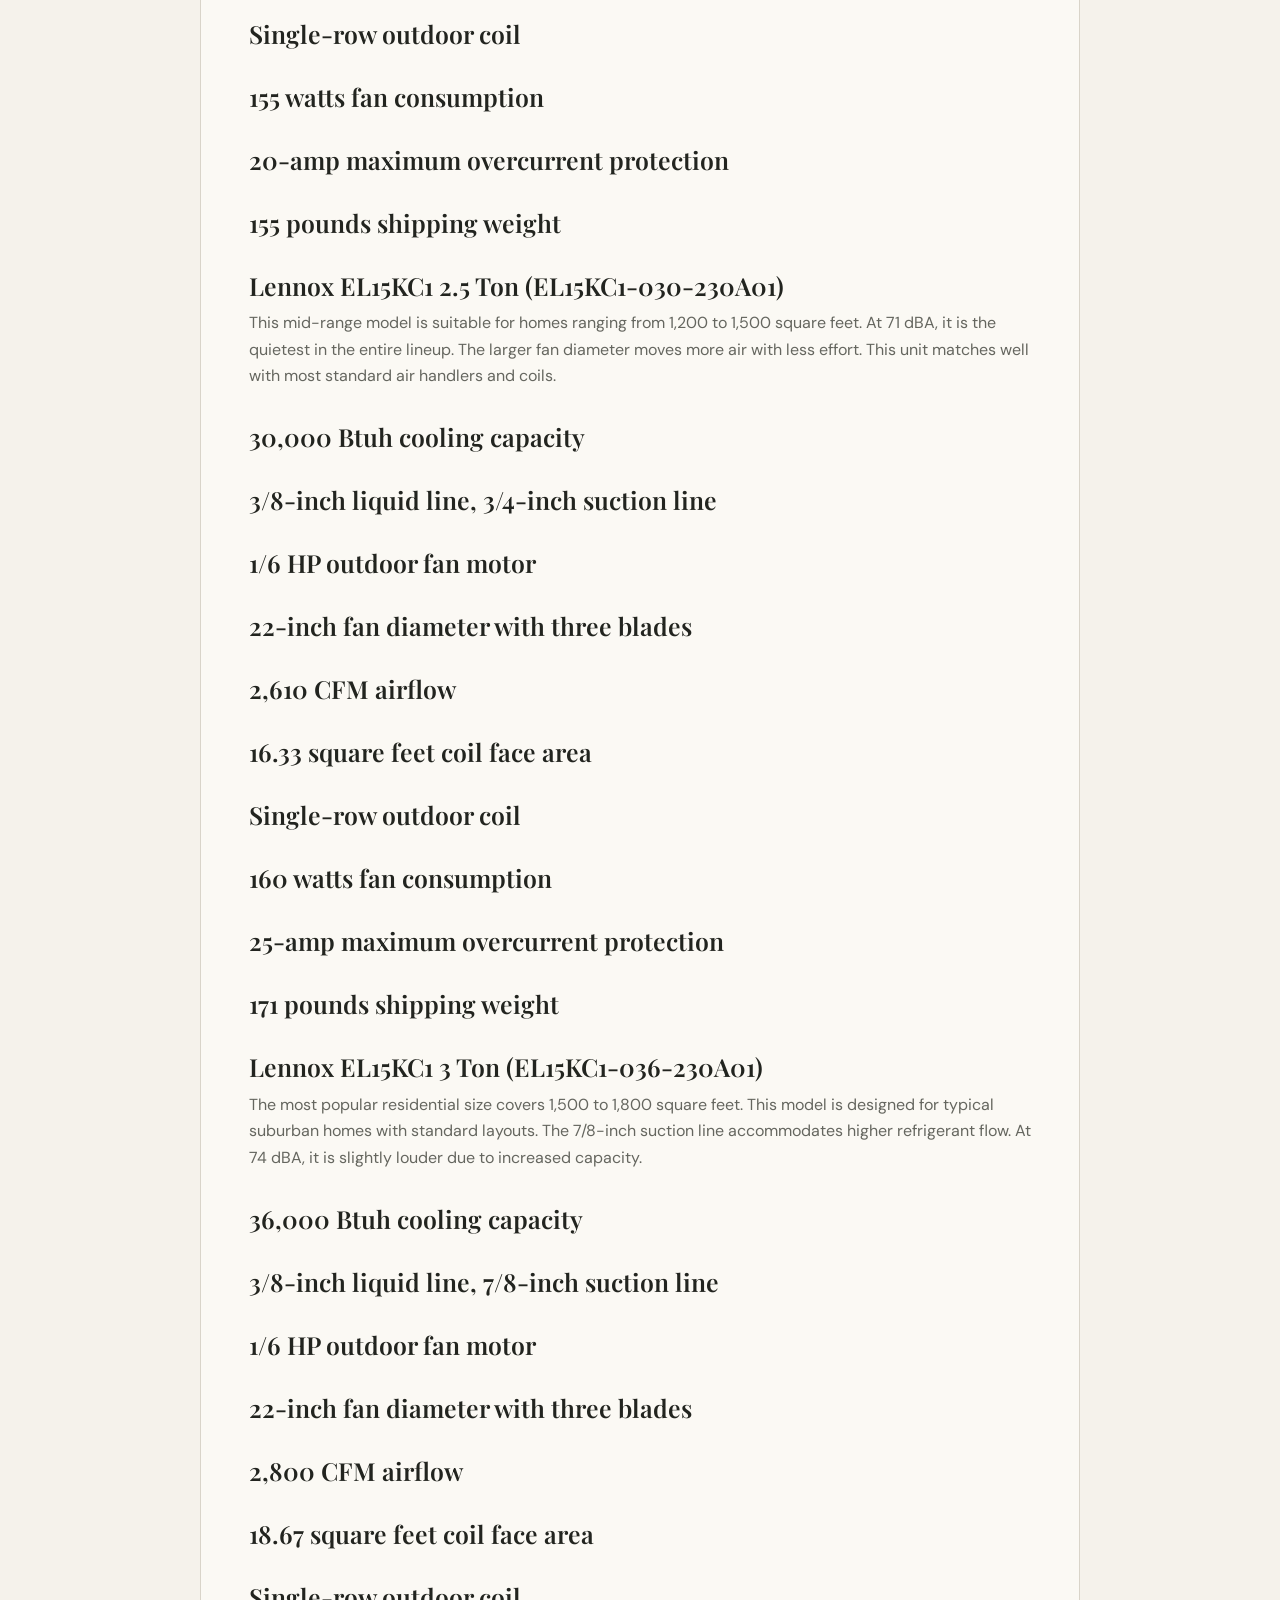
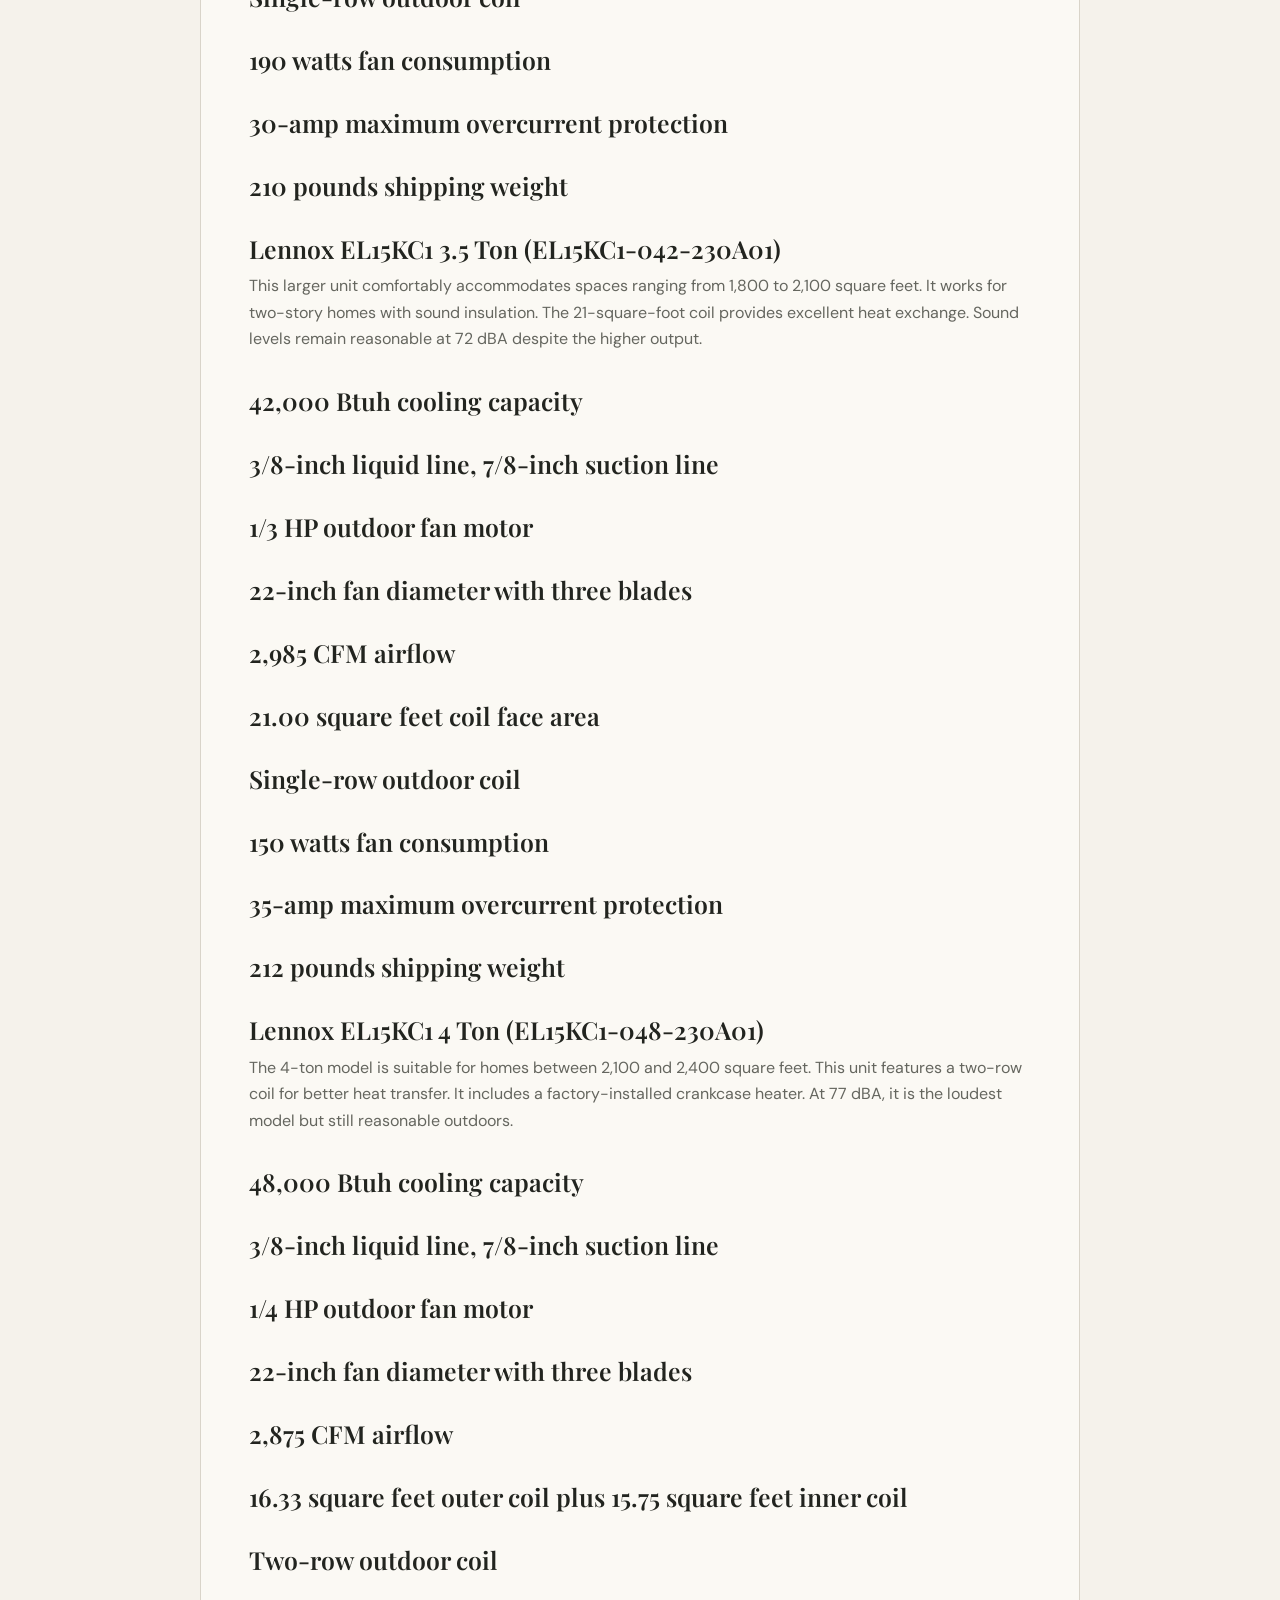
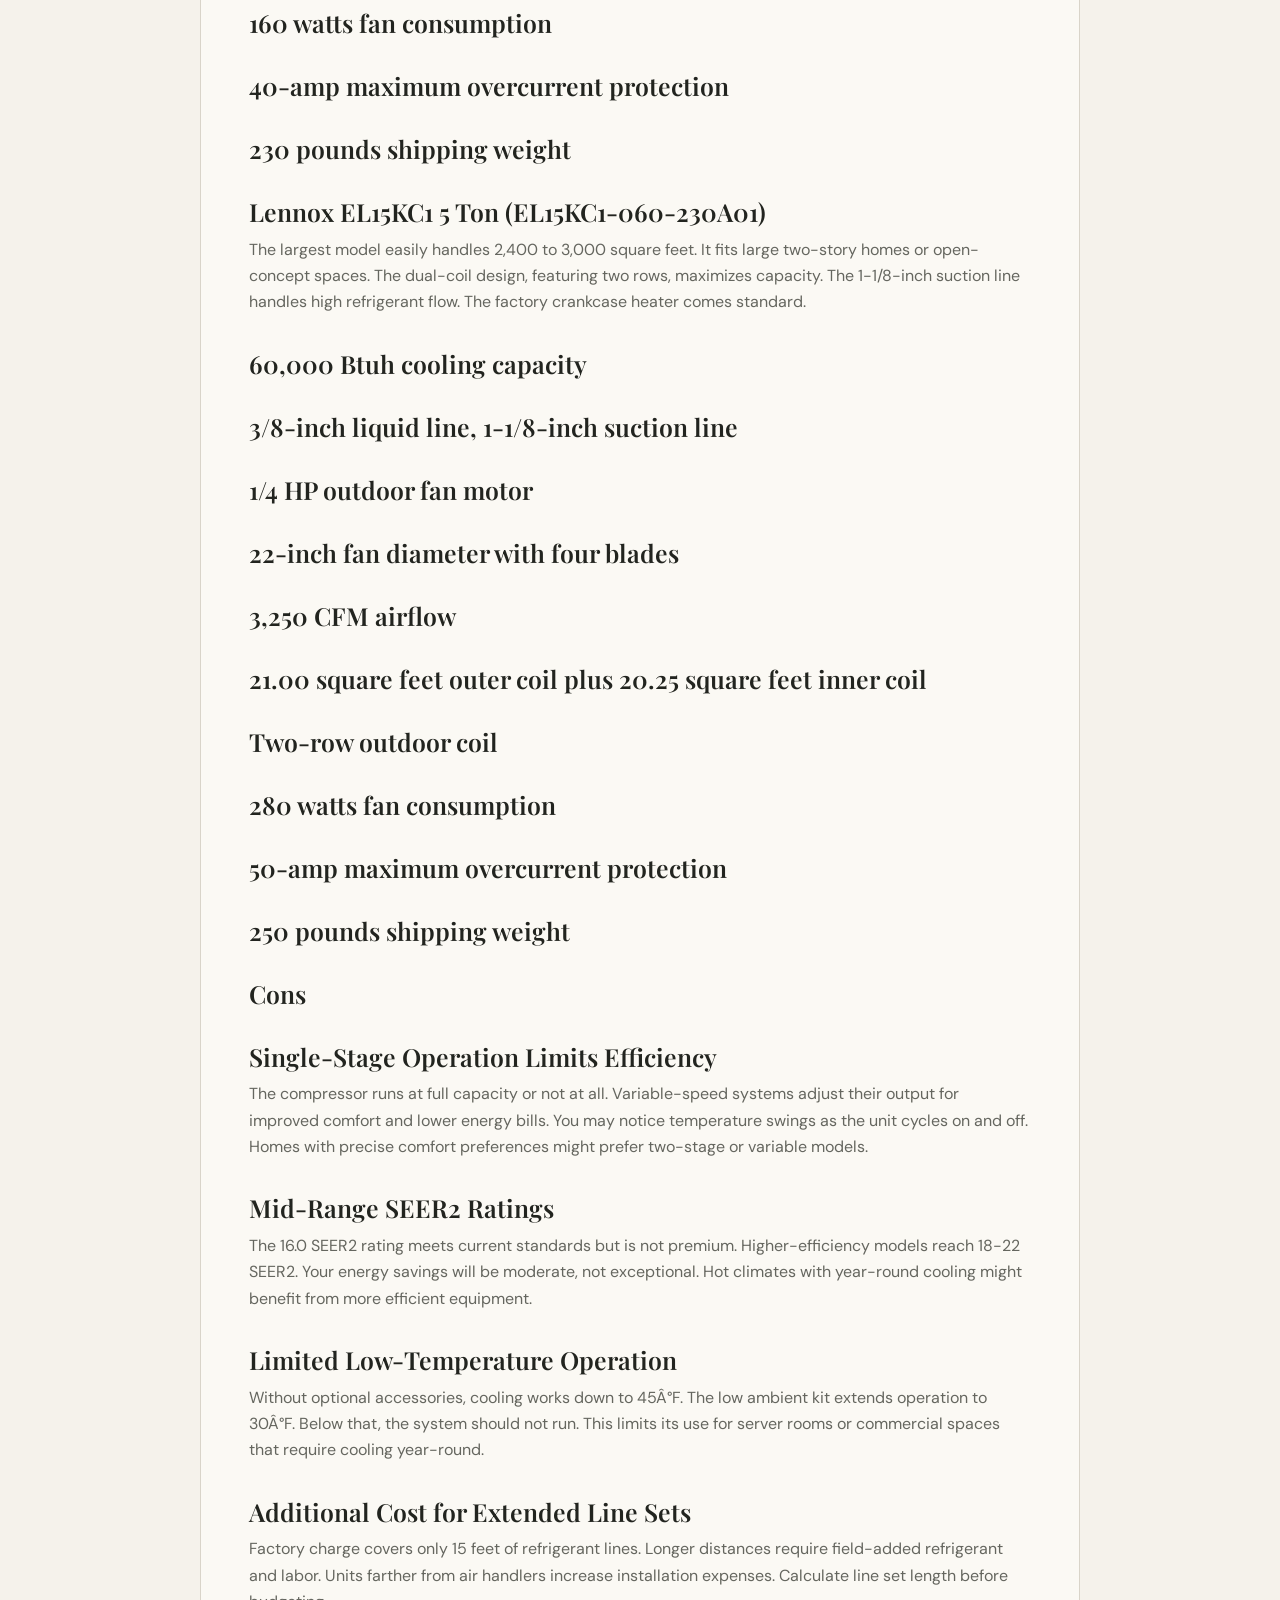
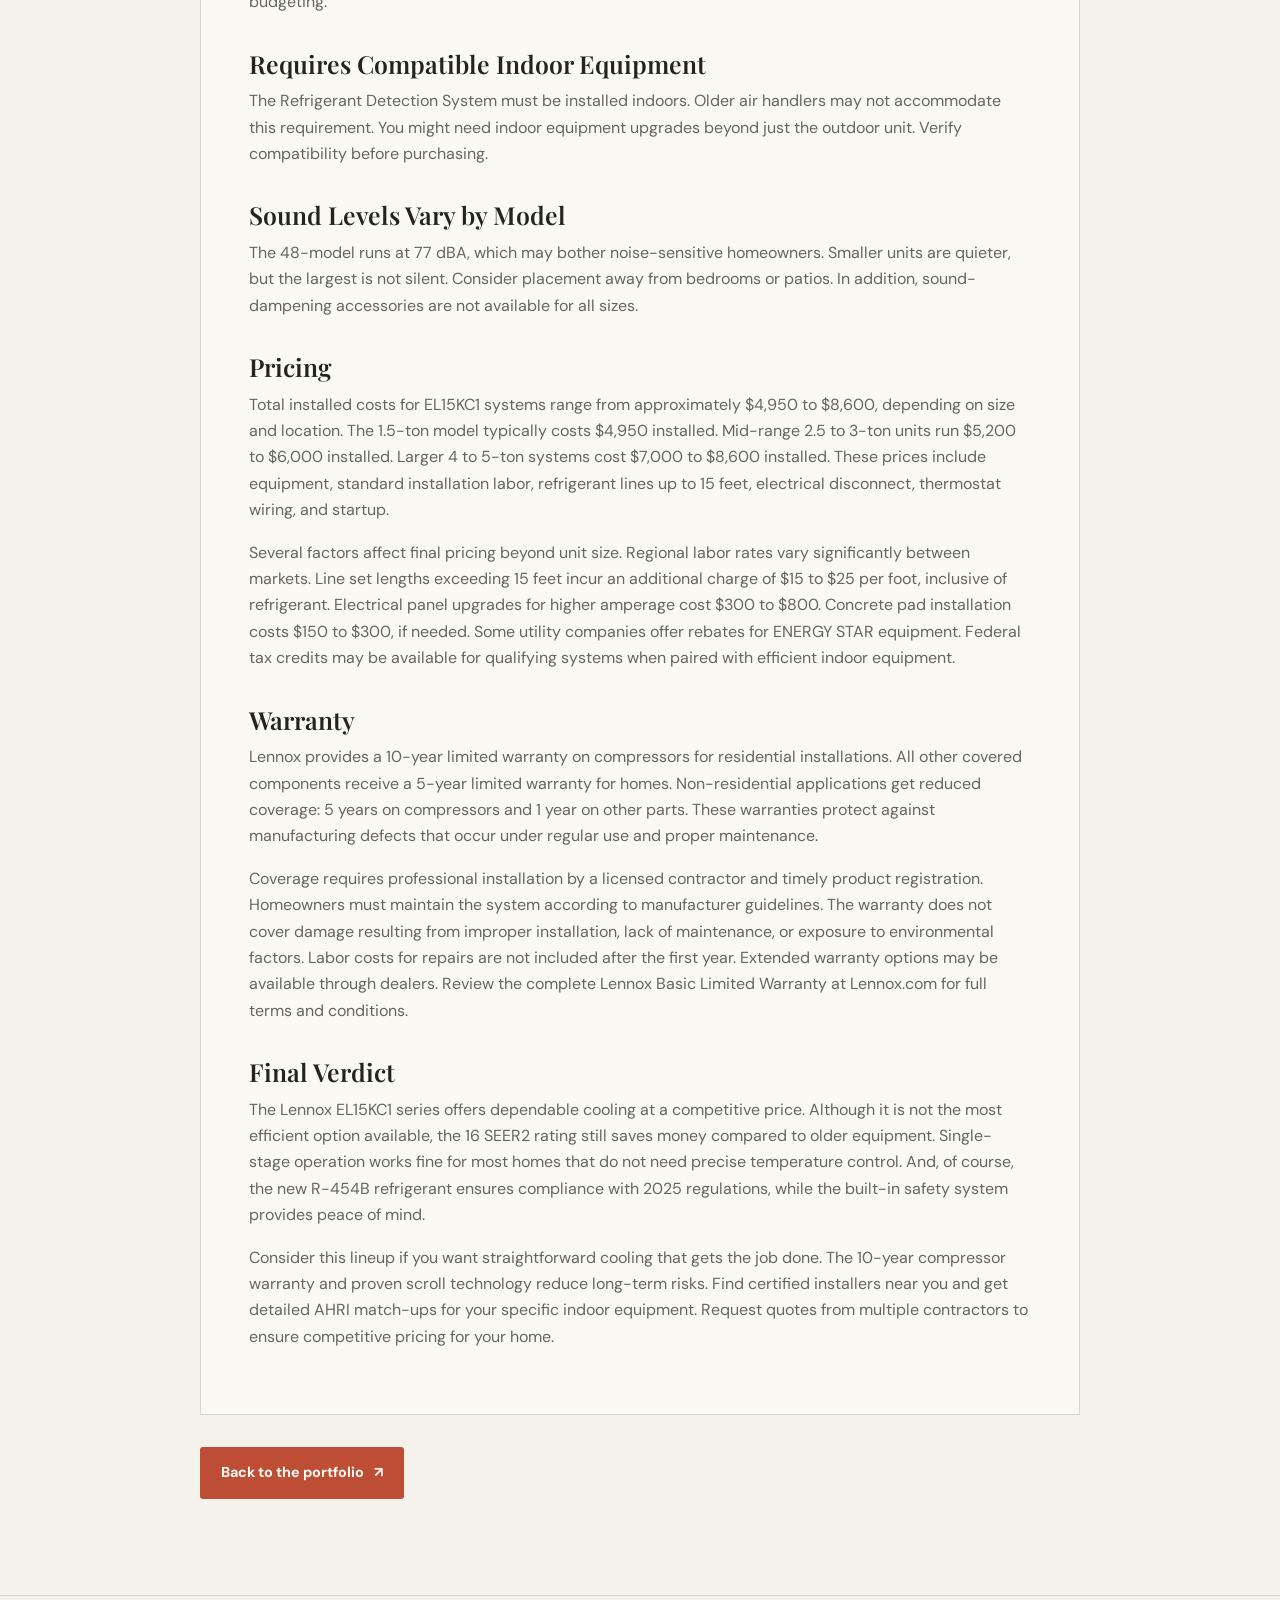
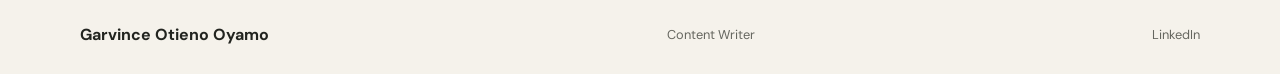
<file: lennox-el15kc1-review.html>
<!DOCTYPE html>
<html lang="en">
  <head>
    <meta charset="UTF-8" />
    <meta name="viewport" content="width=device-width, initial-scale=1.0" />
    <meta name="description" content="Lennox EL15KC1 Air Conditioner Review — full-text writing sample by Garvince Otieno Oyamo." />
    <title>Lennox EL15KC1 Air Conditioner Review — Writing Sample</title>
    <link rel="preconnect" href="https://fonts.googleapis.com" />
    <link rel="preconnect" href="https://fonts.gstatic.com" crossorigin />
    <link href="https://fonts.googleapis.com/css2?family=DM+Sans:wght@400;500;600;700&family=Playfair+Display:wght@500;600;700&display=swap" rel="stylesheet" />
    <link rel="stylesheet" href="styles.css" />
  </head>
  <body>
    <main class="sample-page container">
      <a class="sample-back" href="index.html#work">← Back to selected writing</a>
      <p class="section-tag">HVAC &#183; Air conditioner review</p>
      <h1>Lennox EL15KC1 Air Conditioner Review</h1>
      <p class="sample-note">Full-text portfolio sample reproduced from the source draft. Technical specifications and service claims are presented as written and have not been independently verified.</p>
      <article class="sample-document">
<p>Your old air conditioner is limping through another summer. The electric bills keep climbing. You have heard about new refrigerant regulations, but do not know what they mean for your wallet. Here is the truth: replacing outdated equipment does not require a luxury budget.</p>
<p>The Lennox EL15KC1 series offers a practical middle ground. These units meet 2025 environmental standards without the premium price tag that comes with top-tier models. You get reliable single-stage cooling, proven scroll compressor technology, and solid warranty protection. This is not the flashiest equipment on the market, but it cools homes effectively while keeping installation costs reasonable.</p>
<p>This review examines all seven models from 1.5 to 5 tons. We will explain what the new R-454B refrigerant actually means for your home. You will see real specifications, honest limitations, and accurate pricing, including installation. By the end, you will know whether this series matches your cooling needs and budget.</p>
<h2>Features Overview</h2>
<h2>SEER2 ratings up to 16.0</h2>
<h2>R-454B refrigerant with lower global warming impact</h2>
<h2>Single-stage scroll compressor</h2>
<h2>Quantum Coil with enhanced aluminum alloy</h2>
<h2>Sound levels from 71 to 77 dBA</h2>
<h2>Heavy-gauge steel cabinet with powder coating</h2>
<h2>Refrigerant Detection System for safety</h2>
<h2>Compatible with indoor air handlers and furnaces</h2>
<h2>Louvered coil protection on all sides</h2>
<h2>Factory pre-charged and tested</h2>
<h2>10-year compressor warranty for homes</h2>
<h2>Vertical air discharge design</h2>
<h2>Direct-drive outdoor fan</h2>
<h2>High-capacity liquid line drier</h2>
<h2>Braze-free installation option</h2>
<h2>Who This Product Is Best For</h2>
<h2>Homeowners replacing 10 to 15-year-old systems</h2>
<h2>Your current unit uses R-410A or an older refrigerant</h2>
<h2>Repair costs are approaching replacement value</h2>
<h2>You want compliance with new regulations</h2>
<h2>Energy bills have increased noticeably each year</h2>
<h2>Budget-conscious buyers seeking value over features</h2>
<h2>You need proven technology without experimental features</h2>
<h2>Long-term reliability outweighs maximum efficiency ratings</h2>
<h2>Moderate climate regions with seasonal cooling needs</h2>
<h2>Summer temperatures typically range from 75 to 95&#194;&#176;F</h2>
<h2>The cooling season runs approximately 4 to 7 months</h2>
<h2>Extreme heatwaves are occasional, not constant</h2>
<h2>Humidity levels are manageable most days</h2>
<h2>Single-family homes between 900 and 3,000 square feet</h2>
<h2>Standard ceiling heights are around 8 to 9 feet</h2>
<h2>Decent insulation and reasonably efficient windows</h2>
<h2>Single-zone cooling covers the main living area</h2>
<h2>Open floor plans or ranch-style layouts</h2>
<h2>First-time buyers entering the replacement market</h2>
<h2>You want equipment that installers understand well</h2>
<h2>Service availability in your area matters long-term</h2>
<h2>Rental property owners managing multiple units</h2>
<h2>Tenants need reliable cooling</h2>
<h2>Installation and maintenance costs affect your margins</h2>
<h2>Equipment must handle varying usage patterns</h2>
<h2>Warranty coverage protects your investment</h2>
<h2>In-Depth Features</h2>
<h2>Lower Energy Bills Through Improved Efficiency</h2>
<p>The EL15KC1 achieves SEER2 ratings up to 16.0, which translates to real savings. SEER2 is the new testing standard that better reflects actual home conditions. A 16 SEER2 unit uses about 30% less electricity than older 13 SEER equipment. For a 3-ton system running six months yearly, that is roughly $200 to $300 saved annually, depending on local electric rates.</p>
<h2>Environmental Protection with R-454B Refrigerant</h2>
<p>This series uses R-454B instead of the older R-410A. The new refrigerant has 78% lower global warming potential. It also contains zero ozone-depleting substances. While this helps the environment, it requires a built-in safety system, which we will explain next.</p>
<h2>Refrigerant Detection System Keeps Your Family Safe</h2>
<p>R-454B is classified as mildly flammable, so Lennox includes a detection system. A sensor monitors for leaks continuously. If refrigerant escapes, the system stops the compressor immediately. The indoor blower activates to disperse any concentration safely. Once levels return to normal, operation resumes automatically.</p>
<h2>Scroll Compressor Delivers Consistent Performance</h2>
<p>The single-stage scroll compressor is simpler than variable-speed models. It runs at full capacity when cooling is needed, then shuts off. This on-off operation is predictable and reliable. Scroll compressors compress refrigerant smoothly with less vibration. They handle liquid slugging better than older piston compressors, which means fewer service calls.</p>
<h2>Quantum Coil Stands Up to Weather Extremes</h2>
<p>Lennox developed this coil with a proprietary aluminum alloy. The enhanced material resists corrosion better than standard coils. Ripple-edged fins maximize surface area for heat transfer. Lanced fins expose more metal to airflow. The entire coil is accessible from all sides for cleaning. Factory testing includes high-pressure checks before shipping.</p>
<h2>Durable Cabinet Protection</h2>
<p>Heavy-gauge galvanized steel construction resists dents and damage. The powder-coat finish is baked on for long-lasting color. A zinc-coated steel base prevents rust from ground moisture. Louvered panels protect the coil from flying debris while allowing airflow. These panels hinge open for maintenance access. Drainage holes in the base prevent water accumulation.</p>
<h2>Simple Installation with Flexible Options</h2>
<p>All models arrive factory-assembled, piped, and wired. The refrigerant charge is sufficient for 15-foot line sets. Longer runs require additional refrigerant calculated by the installer. Braze-free fittings are compatible with these units. This gives installers more options and can reduce labor time. Suction and liquid line connections are located in one corner for easy access.</p>
<h2>Professional-Grade Components Throughout</h2>
<p>Each unit includes a high-capacity liquid line drier. This captures moisture and contaminants that could harm the system. A high-pressure switch protects against fan failure or blocked coils. The low-pressure switch guards against refrigerant loss and freeze-ups. Both switches reset automatically when conditions normalize. These safety features prevent expensive compressor damage.</p>
<h2>Individual Models Breakdown</h2>
<h2>Lennox EL15KC1 1.5 Ton (EL15KC1-018-230A01)</h2>
<p>This smallest model suits apartments, condos, or homes up to 900 square feet. It achieves a 72 dBA sound rating with minimal outdoor noise. The compact 27-inch height allows for easy fitting into tight spaces. This unit works well for single rooms, additions, or small starter homes with open floor plans.</p>
<h2>17,000 Btuh cooling capacity</h2>
<h2>3/8-inch liquid line, 3/4-inch suction line</h2>
<h2>1/10 HP outdoor fan motor</h2>
<h2>18-inch fan diameter with three blades</h2>
<h2>2,290 CFM airflow</h2>
<h2>11.33 square feet coil face area</h2>
<h2>Single-row outdoor coil</h2>
<h2>150 watts fan consumption</h2>
<h2>15-amp maximum overcurrent protection</h2>
<h2>150 pounds shipping weight</h2>
<h2>Lennox EL15KC1 2 Ton (EL15KC1-024-230A01)</h2>
<p>The 2-ton model is suitable for homes between 900 and 1,200 square feet. It operates at 72 dBA for quiet backyard comfort. This size fits most ranch-style homes or compact two-story houses. The slightly higher refrigerant charge efficiently accommodates moderate cooling loads.</p>
<h2>24,000 Btuh cooling capacity</h2>
<h2>3/8-inch liquid line, 3/4-inch suction line</h2>
<h2>1/10 HP outdoor fan motor</h2>
<h2>18-inch fan diameter with three blades</h2>
<h2>2,350 CFM airflow</h2>
<h2>13.22 square feet coil face area</h2>
<h2>Single-row outdoor coil</h2>
<h2>155 watts fan consumption</h2>
<h2>20-amp maximum overcurrent protection</h2>
<h2>155 pounds shipping weight</h2>
<h2>Lennox EL15KC1 2.5 Ton (EL15KC1-030-230A01)</h2>
<p>This mid-range model is suitable for homes ranging from 1,200 to 1,500 square feet. At 71 dBA, it is the quietest in the entire lineup. The larger fan diameter moves more air with less effort. This unit matches well with most standard air handlers and coils.</p>
<h2>30,000 Btuh cooling capacity</h2>
<h2>3/8-inch liquid line, 3/4-inch suction line</h2>
<h2>1/6 HP outdoor fan motor</h2>
<h2>22-inch fan diameter with three blades</h2>
<h2>2,610 CFM airflow</h2>
<h2>16.33 square feet coil face area</h2>
<h2>Single-row outdoor coil</h2>
<h2>160 watts fan consumption</h2>
<h2>25-amp maximum overcurrent protection</h2>
<h2>171 pounds shipping weight</h2>
<h2>Lennox EL15KC1 3 Ton (EL15KC1-036-230A01)</h2>
<p>The most popular residential size covers 1,500 to 1,800 square feet. This model is designed for typical suburban homes with standard layouts. The 7/8-inch suction line accommodates higher refrigerant flow. At 74 dBA, it is slightly louder due to increased capacity.</p>
<h2>36,000 Btuh cooling capacity</h2>
<h2>3/8-inch liquid line, 7/8-inch suction line</h2>
<h2>1/6 HP outdoor fan motor</h2>
<h2>22-inch fan diameter with three blades</h2>
<h2>2,800 CFM airflow</h2>
<h2>18.67 square feet coil face area</h2>
<h2>Single-row outdoor coil</h2>
<h2>190 watts fan consumption</h2>
<h2>30-amp maximum overcurrent protection</h2>
<h2>210 pounds shipping weight</h2>
<h2>Lennox EL15KC1 3.5 Ton (EL15KC1-042-230A01)</h2>
<p>This larger unit comfortably accommodates spaces ranging from 1,800 to 2,100 square feet. It works for two-story homes with sound insulation. The 21-square-foot coil provides excellent heat exchange. Sound levels remain reasonable at 72 dBA despite the higher output.</p>
<h2>42,000 Btuh cooling capacity</h2>
<h2>3/8-inch liquid line, 7/8-inch suction line</h2>
<h2>1/3 HP outdoor fan motor</h2>
<h2>22-inch fan diameter with three blades</h2>
<h2>2,985 CFM airflow</h2>
<h2>21.00 square feet coil face area</h2>
<h2>Single-row outdoor coil</h2>
<h2>150 watts fan consumption</h2>
<h2>35-amp maximum overcurrent protection</h2>
<h2>212 pounds shipping weight</h2>
<h2>Lennox EL15KC1 4 Ton (EL15KC1-048-230A01)</h2>
<p>The 4-ton model is suitable for homes between 2,100 and 2,400 square feet. This unit features a two-row coil for better heat transfer. It includes a factory-installed crankcase heater. At 77 dBA, it is the loudest model but still reasonable outdoors.</p>
<h2>48,000 Btuh cooling capacity</h2>
<h2>3/8-inch liquid line, 7/8-inch suction line</h2>
<h2>1/4 HP outdoor fan motor</h2>
<h2>22-inch fan diameter with three blades</h2>
<h2>2,875 CFM airflow</h2>
<h2>16.33 square feet outer coil plus 15.75 square feet inner coil</h2>
<h2>Two-row outdoor coil</h2>
<h2>160 watts fan consumption</h2>
<h2>40-amp maximum overcurrent protection</h2>
<h2>230 pounds shipping weight</h2>
<h2>Lennox EL15KC1 5 Ton (EL15KC1-060-230A01)</h2>
<p>The largest model easily handles 2,400 to 3,000 square feet. It fits large two-story homes or open-concept spaces. The dual-coil design, featuring two rows, maximizes capacity. The 1-1/8-inch suction line handles high refrigerant flow. The factory crankcase heater comes standard.</p>
<h2>60,000 Btuh cooling capacity</h2>
<h2>3/8-inch liquid line, 1-1/8-inch suction line</h2>
<h2>1/4 HP outdoor fan motor</h2>
<h2>22-inch fan diameter with four blades</h2>
<h2>3,250 CFM airflow</h2>
<h2>21.00 square feet outer coil plus 20.25 square feet inner coil</h2>
<h2>Two-row outdoor coil</h2>
<h2>280 watts fan consumption</h2>
<h2>50-amp maximum overcurrent protection</h2>
<h2>250 pounds shipping weight</h2>
<h2>Cons</h2>
<h2>Single-Stage Operation Limits Efficiency</h2>
<p>The compressor runs at full capacity or not at all. Variable-speed systems adjust their output for improved comfort and lower energy bills. You may notice temperature swings as the unit cycles on and off. Homes with precise comfort preferences might prefer two-stage or variable models.</p>
<h2>Mid-Range SEER2 Ratings</h2>
<p>The 16.0 SEER2 rating meets current standards but is not premium. Higher-efficiency models reach 18-22 SEER2. Your energy savings will be moderate, not exceptional. Hot climates with year-round cooling might benefit from more efficient equipment.</p>
<h2>Limited Low-Temperature Operation</h2>
<p>Without optional accessories, cooling works down to 45&#194;&#176;F. The low ambient kit extends operation to 30&#194;&#176;F. Below that, the system should not run. This limits its use for server rooms or commercial spaces that require cooling year-round.</p>
<h2>Additional Cost for Extended Line Sets</h2>
<p>Factory charge covers only 15 feet of refrigerant lines. Longer distances require field-added refrigerant and labor. Units farther from air handlers increase installation expenses. Calculate line set length before budgeting.</p>
<h2>Requires Compatible Indoor Equipment</h2>
<p>The Refrigerant Detection System must be installed indoors. Older air handlers may not accommodate this requirement. You might need indoor equipment upgrades beyond just the outdoor unit. Verify compatibility before purchasing.</p>
<h2>Sound Levels Vary by Model</h2>
<p>The 48-model runs at 77 dBA, which may bother noise-sensitive homeowners. Smaller units are quieter, but the largest is not silent. Consider placement away from bedrooms or patios. In addition, sound-dampening accessories are not available for all sizes.</p>
<h2>Pricing</h2>
<p>Total installed costs for EL15KC1 systems range from approximately $4,950 to $8,600, depending on size and location. The 1.5-ton model typically costs $4,950 installed. Mid-range 2.5 to 3-ton units run $5,200 to $6,000 installed. Larger 4 to 5-ton systems cost $7,000 to $8,600 installed. These prices include equipment, standard installation labor, refrigerant lines up to 15 feet, electrical disconnect, thermostat wiring, and startup.</p>
<p>Several factors affect final pricing beyond unit size. Regional labor rates vary significantly between markets. Line set lengths exceeding 15 feet incur an additional charge of $15 to $25 per foot, inclusive of refrigerant. Electrical panel upgrades for higher amperage cost $300 to $800. Concrete pad installation costs $150 to $300, if needed. Some utility companies offer rebates for ENERGY STAR equipment. Federal tax credits may be available for qualifying systems when paired with efficient indoor equipment.</p>
<h2>Warranty</h2>
<p>Lennox provides a 10-year limited warranty on compressors for residential installations. All other covered components receive a 5-year limited warranty for homes. Non-residential applications get reduced coverage: 5 years on compressors and 1 year on other parts. These warranties protect against manufacturing defects that occur under regular use and proper maintenance.</p>
<p>Coverage requires professional installation by a licensed contractor and timely product registration. Homeowners must maintain the system according to manufacturer guidelines. The warranty does not cover damage resulting from improper installation, lack of maintenance, or exposure to environmental factors. Labor costs for repairs are not included after the first year. Extended warranty options may be available through dealers. Review the complete Lennox Basic Limited Warranty at Lennox.com for full terms and conditions.</p>
<h2>Final Verdict</h2>
<p>The Lennox EL15KC1 series offers dependable cooling at a competitive price. Although it is not the most efficient option available, the 16 SEER2 rating still saves money compared to older equipment. Single-stage operation works fine for most homes that do not need precise temperature control. And, of course, the new R-454B refrigerant ensures compliance with 2025 regulations, while the built-in safety system provides peace of mind.</p>
<p>Consider this lineup if you want straightforward cooling that gets the job done. The 10-year compressor warranty and proven scroll technology reduce long-term risks. Find certified installers near you and get detailed AHRI match-ups for your specific indoor equipment. Request quotes from multiple contractors to ensure competitive pricing for your home.</p>
      </article>
      <a class="btn btn-primary sample-return" href="index.html#work">Back to the portfolio <span aria-hidden="true">↗</span></a>
    </main>
    <footer class="site-footer">
      <div class="container footer-wrap">
        <a class="footer-brand" href="index.html#top">Garvince Otieno Oyamo</a>
        <p>Content Writer</p>
        <div class="footer-links"><a href="https://www.linkedin.com/in/garvince-oyamo/" target="_blank" rel="noopener noreferrer">LinkedIn</a></div>
      </div>
    </footer>
  </body>
</html>
</file>
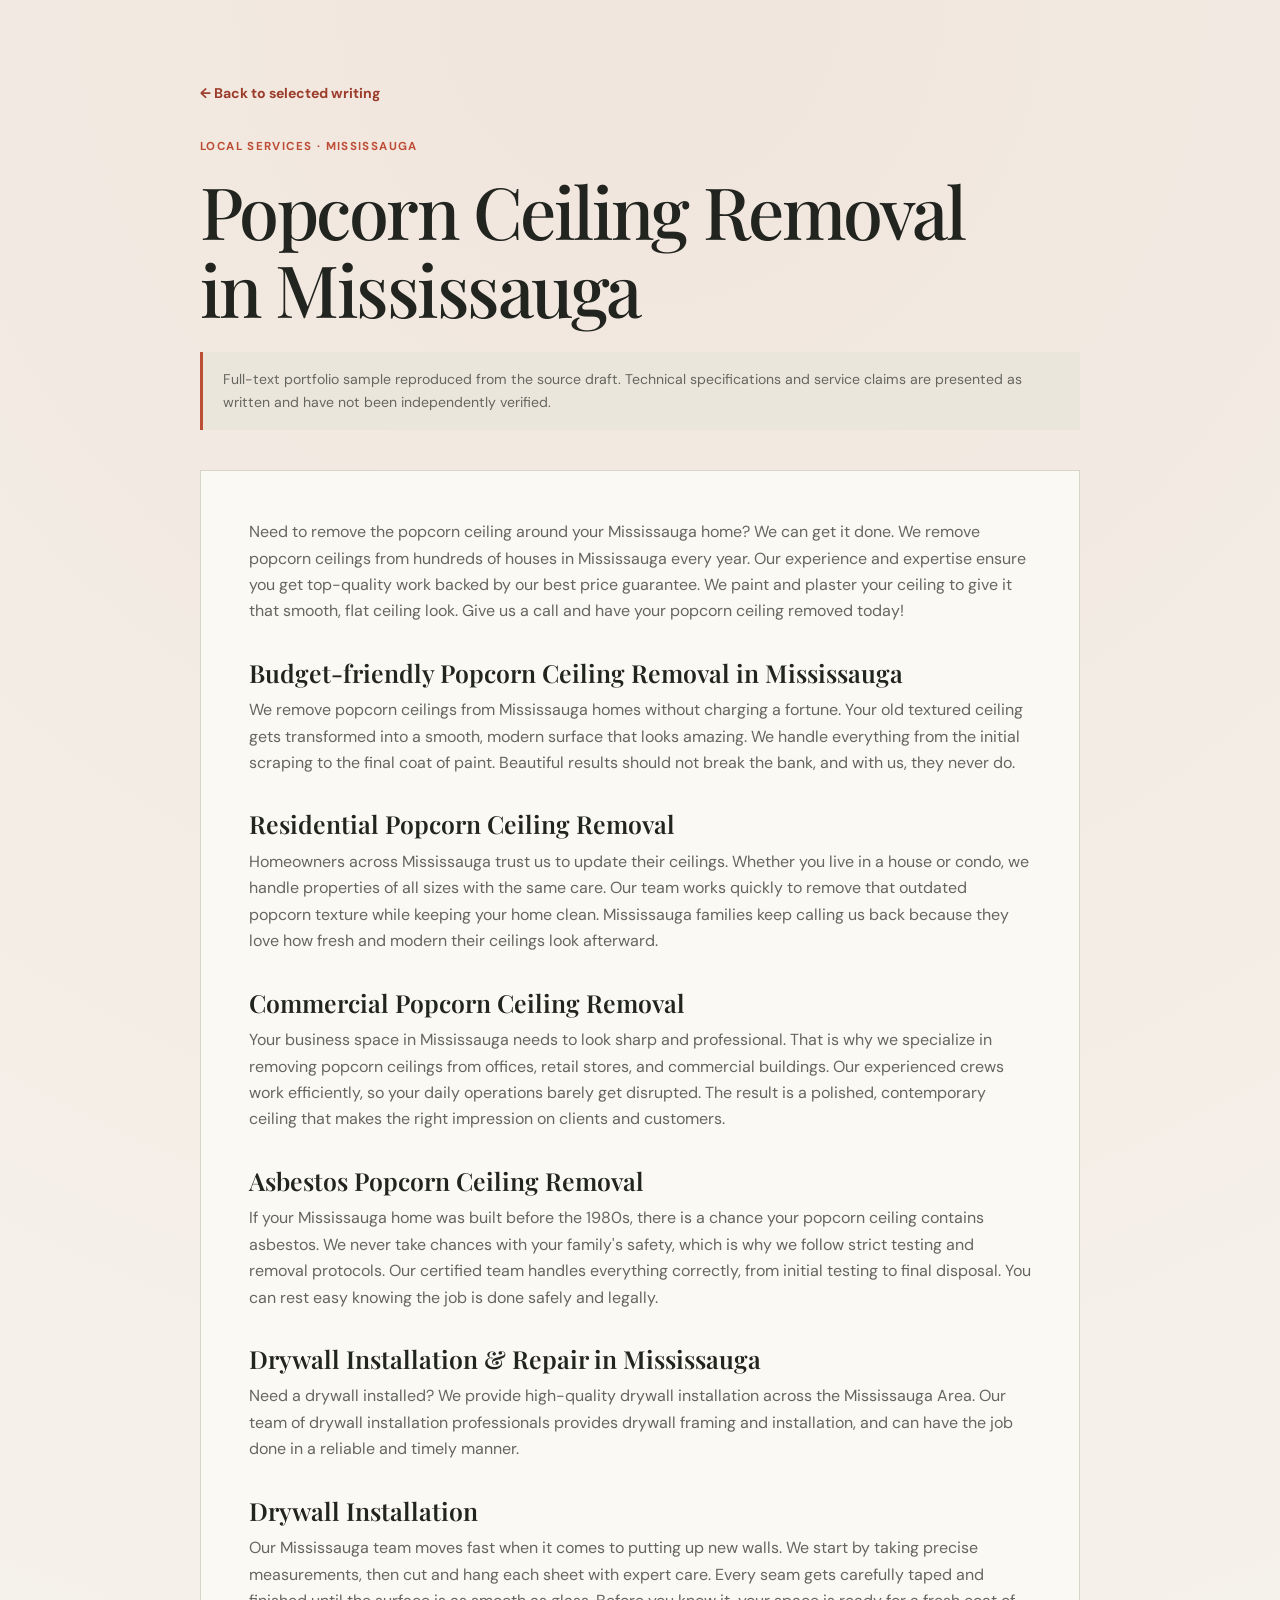
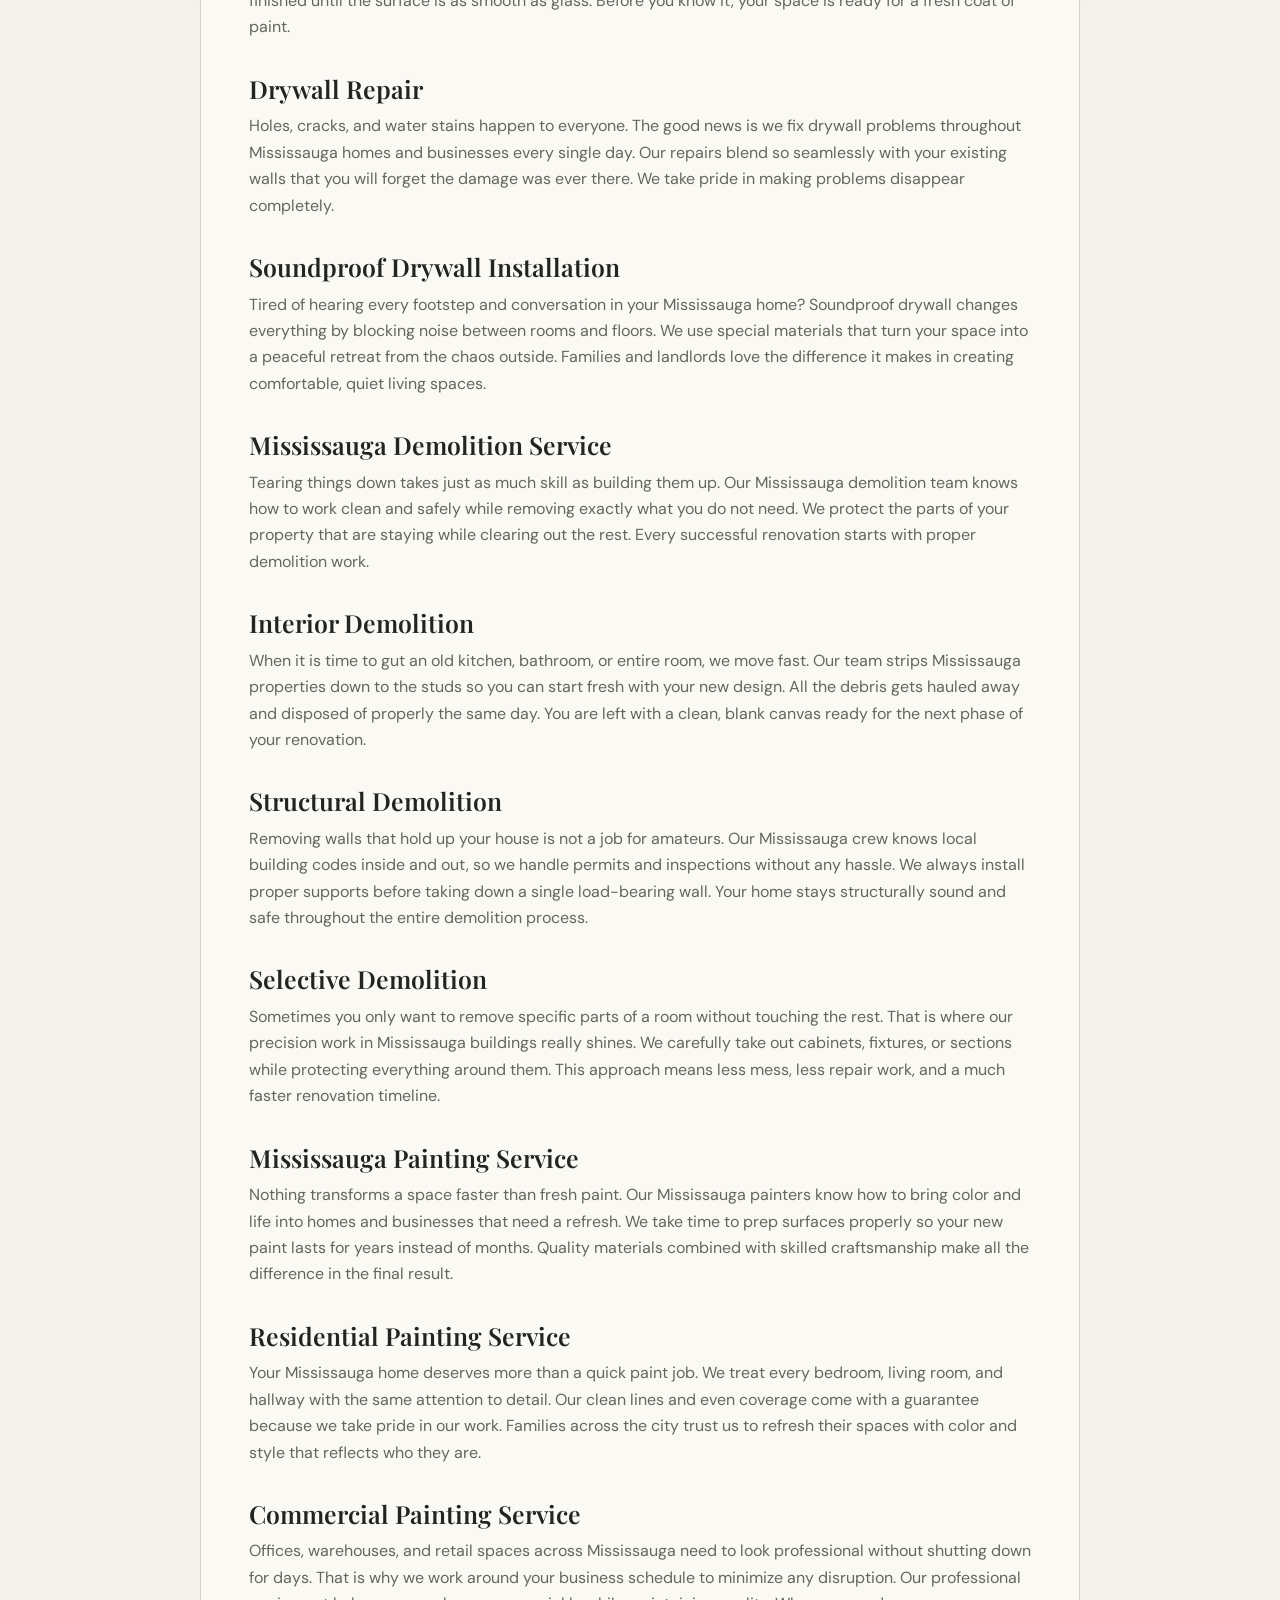
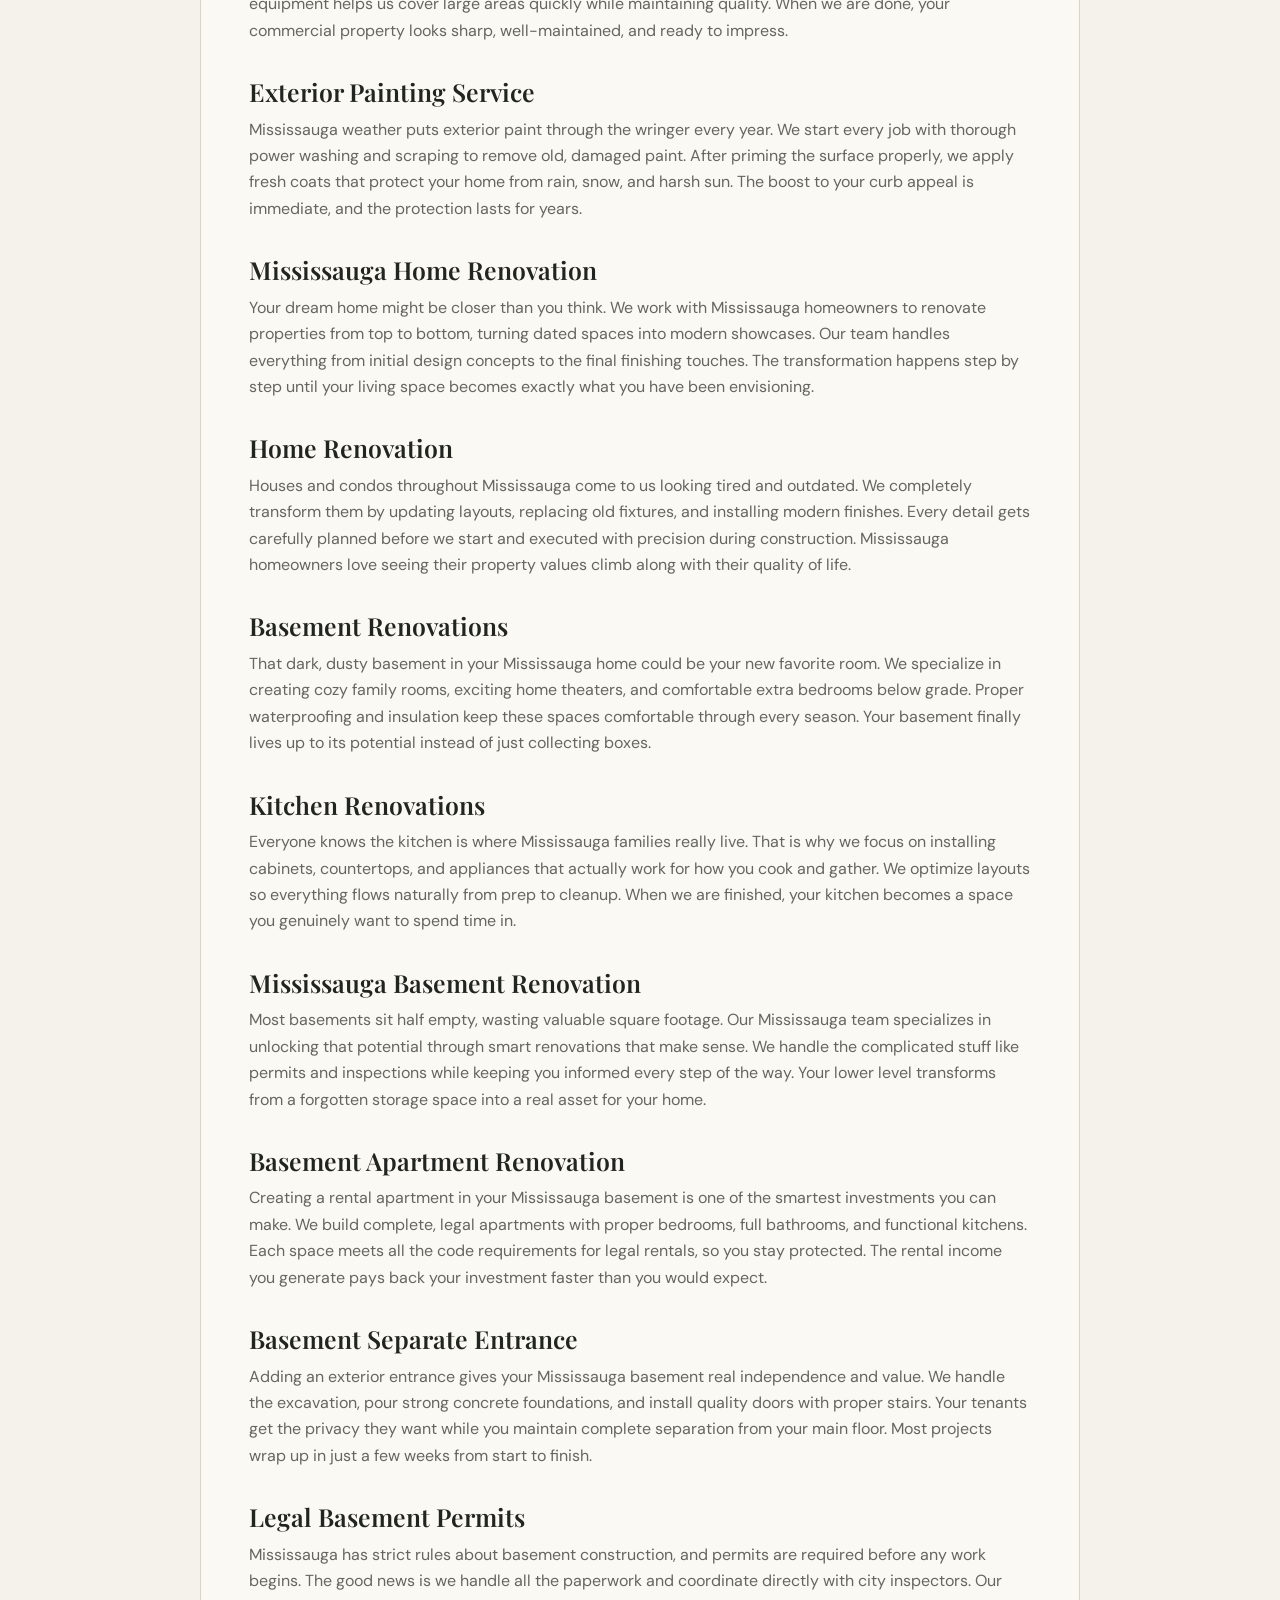
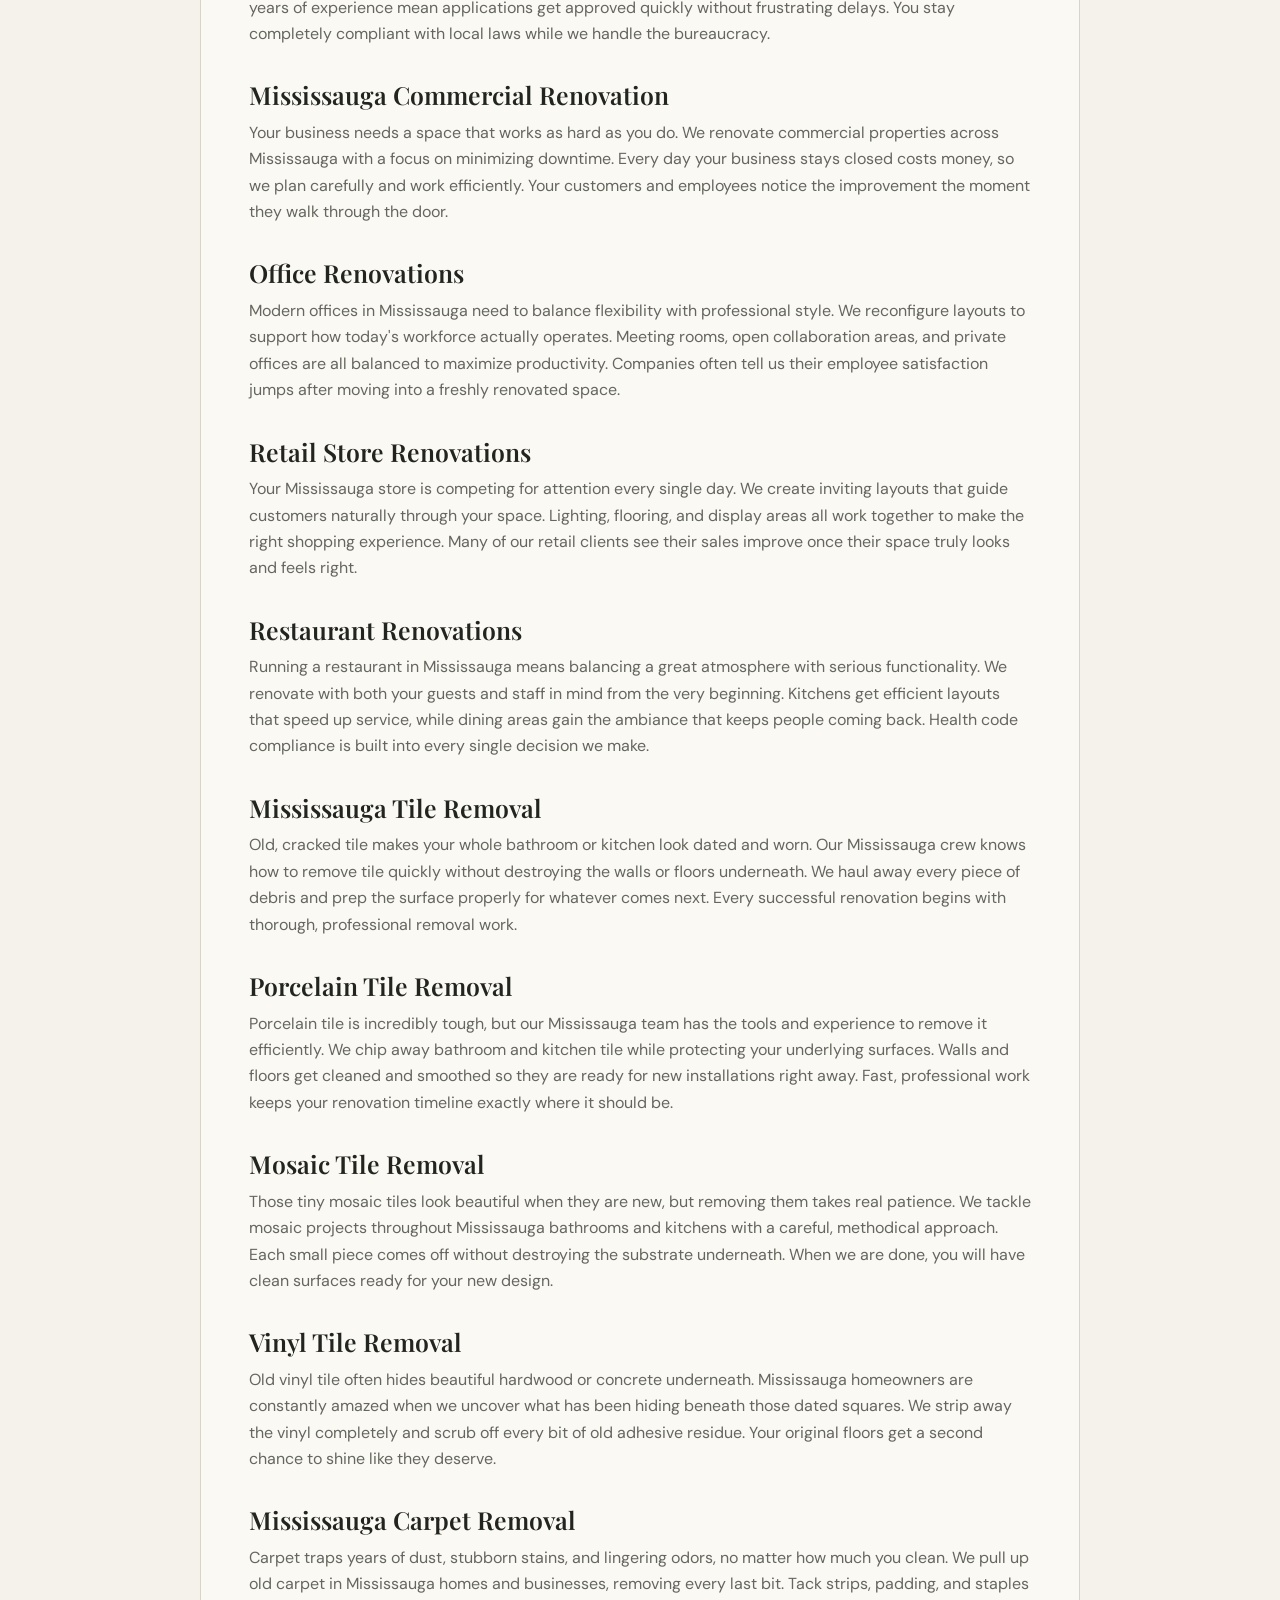
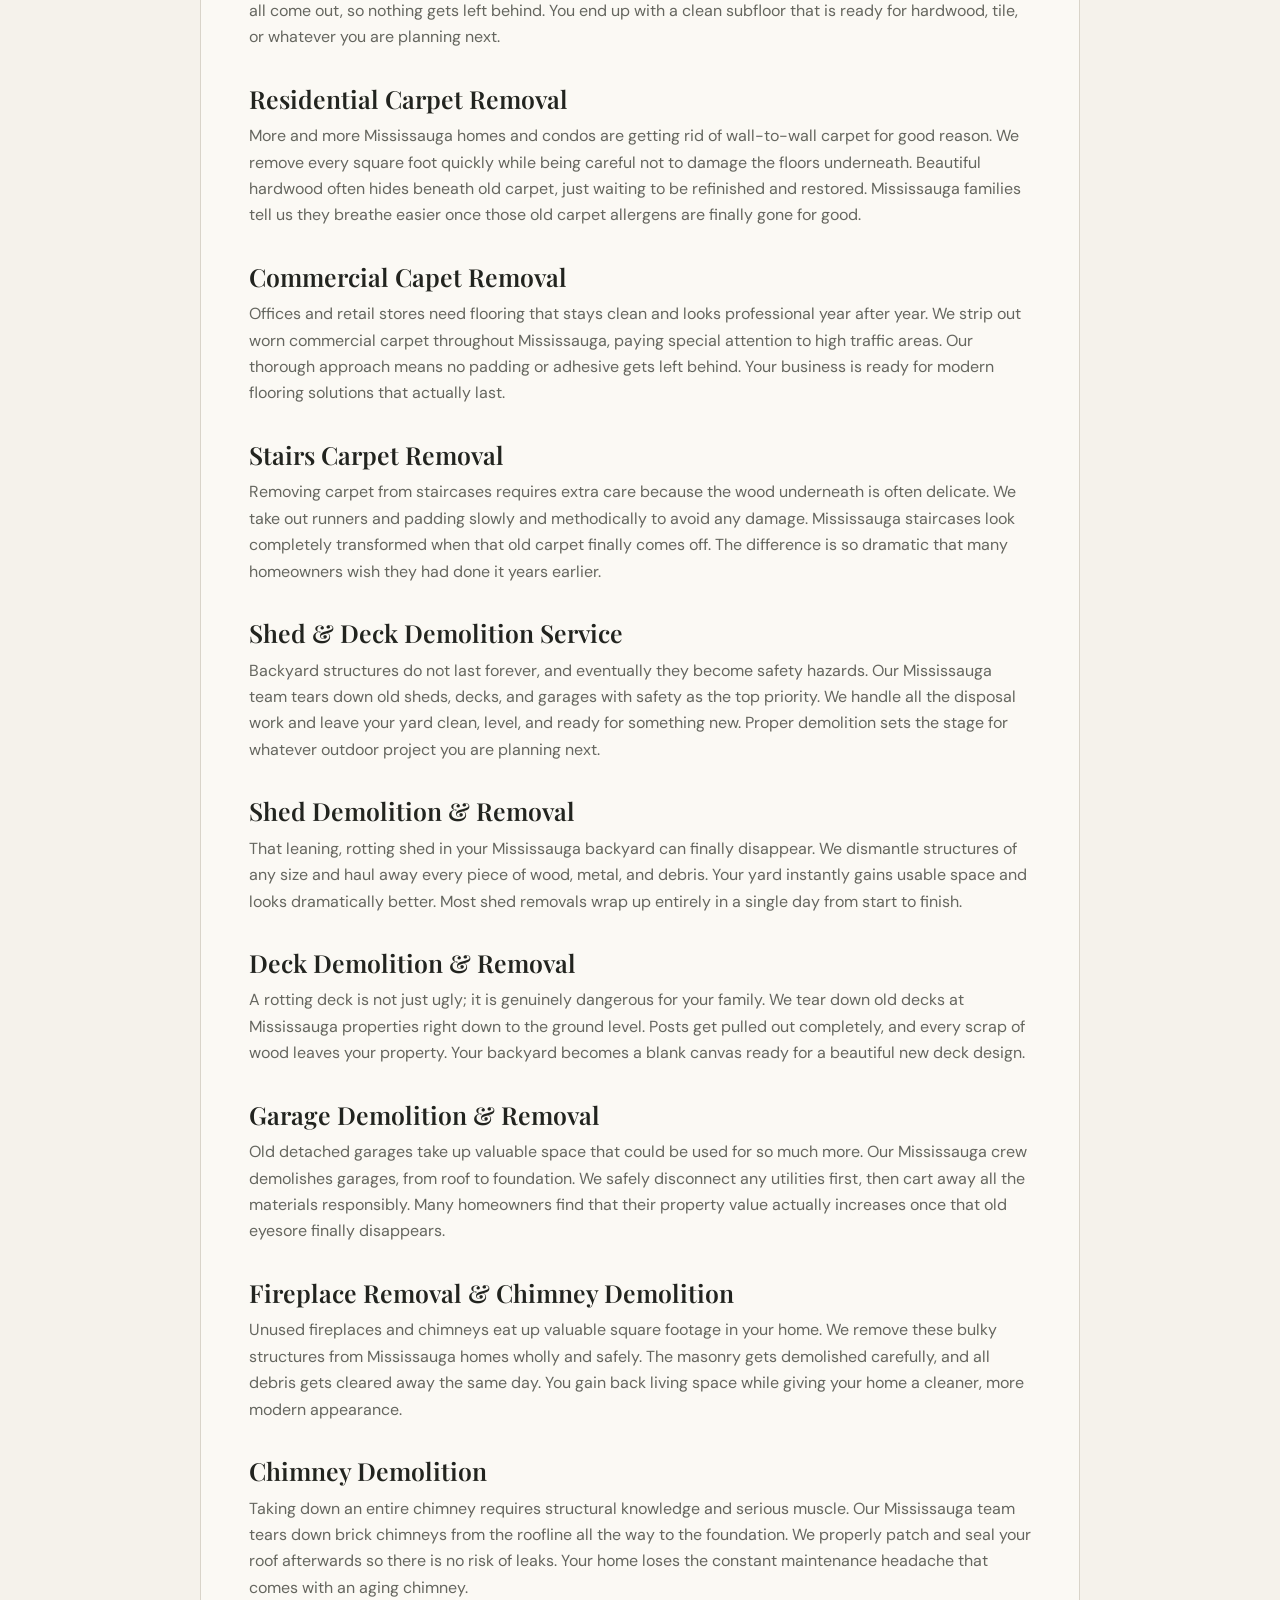
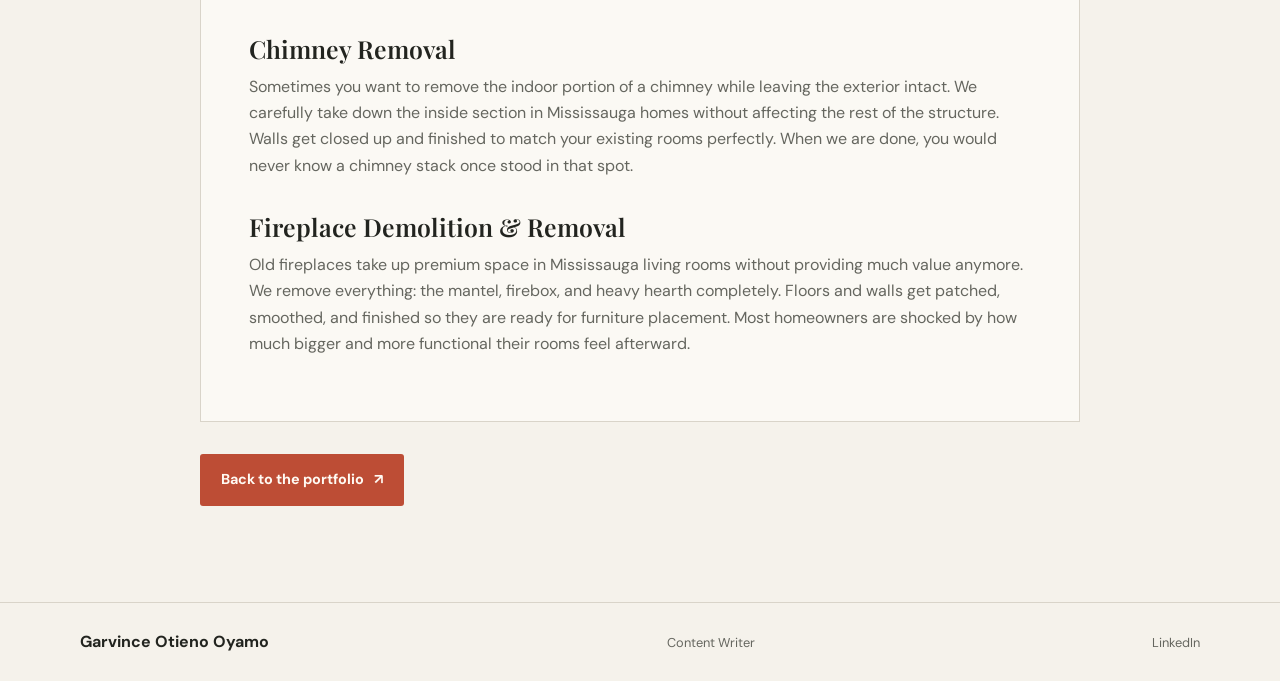
<file: mississauga-services.html>
<!DOCTYPE html>
<html lang="en">
  <head>
    <meta charset="UTF-8" />
    <meta name="viewport" content="width=device-width, initial-scale=1.0" />
    <meta name="description" content="Popcorn Ceiling Removal in Mississauga — full-text writing sample by Garvince Otieno Oyamo." />
    <title>Popcorn Ceiling Removal in Mississauga — Writing Sample</title>
    <link rel="preconnect" href="https://fonts.googleapis.com" />
    <link rel="preconnect" href="https://fonts.gstatic.com" crossorigin />
    <link href="https://fonts.googleapis.com/css2?family=DM+Sans:wght@400;500;600;700&family=Playfair+Display:wght@500;600;700&display=swap" rel="stylesheet" />
    <link rel="stylesheet" href="styles.css" />
  </head>
  <body>
    <main class="sample-page container">
      <a class="sample-back" href="index.html#work">← Back to selected writing</a>
      <p class="section-tag">Local services &#183; Mississauga</p>
      <h1>Popcorn Ceiling Removal in Mississauga</h1>
      <p class="sample-note">Full-text portfolio sample reproduced from the source draft. Technical specifications and service claims are presented as written and have not been independently verified.</p>
      <article class="sample-document">
<p>Need to remove the popcorn ceiling around your Mississauga home? We can get it done. We remove popcorn ceilings from hundreds of houses in Mississauga every year. Our experience and expertise ensure you get top-quality work backed by our best price guarantee. We paint and plaster your ceiling to give it that smooth, flat ceiling look. Give us a call and have your popcorn ceiling removed today!</p>
<h2>Budget-friendly Popcorn Ceiling Removal in Mississauga</h2>
<p>We remove popcorn ceilings from Mississauga homes without charging a fortune. Your old textured ceiling gets transformed into a smooth, modern surface that looks amazing. We handle everything from the initial scraping to the final coat of paint. Beautiful results should not break the bank, and with us, they never do.</p>
<h2>Residential Popcorn Ceiling Removal</h2>
<p>Homeowners across Mississauga trust us to update their ceilings. Whether you live in a house or condo, we handle properties of all sizes with the same care. Our team works quickly to remove that outdated popcorn texture while keeping your home clean. Mississauga families keep calling us back because they love how fresh and modern their ceilings look afterward.</p>
<h2>Commercial Popcorn Ceiling Removal</h2>
<p>Your business space in Mississauga needs to look sharp and professional. That is why we specialize in removing popcorn ceilings from offices, retail stores, and commercial buildings. Our experienced crews work efficiently, so your daily operations barely get disrupted. The result is a polished, contemporary ceiling that makes the right impression on clients and customers.</p>
<h2>Asbestos Popcorn Ceiling Removal</h2>
<p>If your Mississauga home was built before the 1980s, there is a chance your popcorn ceiling contains asbestos. We never take chances with your family&#39;s safety, which is why we follow strict testing and removal protocols. Our certified team handles everything correctly, from initial testing to final disposal. You can rest easy knowing the job is done safely and legally.</p>
<h2>Drywall Installation &amp; Repair in Mississauga</h2>
<p>Need a drywall installed? We provide high-quality drywall installation across the Mississauga Area. Our team of drywall installation professionals provides drywall framing and installation, and can have the job done in a reliable and timely manner.</p>
<h2>Drywall Installation</h2>
<p>Our Mississauga team moves fast when it comes to putting up new walls. We start by taking precise measurements, then cut and hang each sheet with expert care. Every seam gets carefully taped and finished until the surface is as smooth as glass. Before you know it, your space is ready for a fresh coat of paint.</p>
<h2>Drywall Repair</h2>
<p>Holes, cracks, and water stains happen to everyone. The good news is we fix drywall problems throughout Mississauga homes and businesses every single day. Our repairs blend so seamlessly with your existing walls that you will forget the damage was ever there. We take pride in making problems disappear completely.</p>
<h2>Soundproof Drywall Installation</h2>
<p>Tired of hearing every footstep and conversation in your Mississauga home? Soundproof drywall changes everything by blocking noise between rooms and floors. We use special materials that turn your space into a peaceful retreat from the chaos outside. Families and landlords love the difference it makes in creating comfortable, quiet living spaces.</p>
<h2>Mississauga Demolition Service</h2>
<p>Tearing things down takes just as much skill as building them up. Our Mississauga demolition team knows how to work clean and safely while removing exactly what you do not need. We protect the parts of your property that are staying while clearing out the rest. Every successful renovation starts with proper demolition work.</p>
<h2>Interior Demolition</h2>
<p>When it is time to gut an old kitchen, bathroom, or entire room, we move fast. Our team strips Mississauga properties down to the studs so you can start fresh with your new design. All the debris gets hauled away and disposed of properly the same day. You are left with a clean, blank canvas ready for the next phase of your renovation.</p>
<h2>Structural Demolition</h2>
<p>Removing walls that hold up your house is not a job for amateurs. Our Mississauga crew knows local building codes inside and out, so we handle permits and inspections without any hassle. We always install proper supports before taking down a single load-bearing wall. Your home stays structurally sound and safe throughout the entire demolition process.</p>
<h2>Selective Demolition</h2>
<p>Sometimes you only want to remove specific parts of a room without touching the rest. That is where our precision work in Mississauga buildings really shines. We carefully take out cabinets, fixtures, or sections while protecting everything around them. This approach means less mess, less repair work, and a much faster renovation timeline.</p>
<h2>Mississauga Painting Service</h2>
<p>Nothing transforms a space faster than fresh paint. Our Mississauga painters know how to bring color and life into homes and businesses that need a refresh. We take time to prep surfaces properly so your new paint lasts for years instead of months. Quality materials combined with skilled craftsmanship make all the difference in the final result.</p>
<h2>Residential Painting Service</h2>
<p>Your Mississauga home deserves more than a quick paint job. We treat every bedroom, living room, and hallway with the same attention to detail. Our clean lines and even coverage come with a guarantee because we take pride in our work. Families across the city trust us to refresh their spaces with color and style that reflects who they are.</p>
<h2>Commercial Painting Service</h2>
<p>Offices, warehouses, and retail spaces across Mississauga need to look professional without shutting down for days. That is why we work around your business schedule to minimize any disruption. Our professional equipment helps us cover large areas quickly while maintaining quality. When we are done, your commercial property looks sharp, well-maintained, and ready to impress.</p>
<h2>Exterior Painting Service</h2>
<p>Mississauga weather puts exterior paint through the wringer every year. We start every job with thorough power washing and scraping to remove old, damaged paint. After priming the surface properly, we apply fresh coats that protect your home from rain, snow, and harsh sun. The boost to your curb appeal is immediate, and the protection lasts for years.</p>
<h2>Mississauga Home Renovation</h2>
<p>Your dream home might be closer than you think. We work with Mississauga homeowners to renovate properties from top to bottom, turning dated spaces into modern showcases. Our team handles everything from initial design concepts to the final finishing touches. The transformation happens step by step until your living space becomes exactly what you have been envisioning.</p>
<h2>Home Renovation</h2>
<p>Houses and condos throughout Mississauga come to us looking tired and outdated. We completely transform them by updating layouts, replacing old fixtures, and installing modern finishes. Every detail gets carefully planned before we start and executed with precision during construction. Mississauga homeowners love seeing their property values climb along with their quality of life.</p>
<h2>Basement Renovations</h2>
<p>That dark, dusty basement in your Mississauga home could be your new favorite room. We specialize in creating cozy family rooms, exciting home theaters, and comfortable extra bedrooms below grade. Proper waterproofing and insulation keep these spaces comfortable through every season. Your basement finally lives up to its potential instead of just collecting boxes.</p>
<h2>Kitchen Renovations</h2>
<p>Everyone knows the kitchen is where Mississauga families really live. That is why we focus on installing cabinets, countertops, and appliances that actually work for how you cook and gather. We optimize layouts so everything flows naturally from prep to cleanup. When we are finished, your kitchen becomes a space you genuinely want to spend time in.</p>
<h2>Mississauga Basement Renovation</h2>
<p>Most basements sit half empty, wasting valuable square footage. Our Mississauga team specializes in unlocking that potential through smart renovations that make sense. We handle the complicated stuff like permits and inspections while keeping you informed every step of the way. Your lower level transforms from a forgotten storage space into a real asset for your home.</p>
<h2>Basement Apartment Renovation</h2>
<p>Creating a rental apartment in your Mississauga basement is one of the smartest investments you can make. We build complete, legal apartments with proper bedrooms, full bathrooms, and functional kitchens. Each space meets all the code requirements for legal rentals, so you stay protected. The rental income you generate pays back your investment faster than you would expect.</p>
<h2>Basement Separate Entrance</h2>
<p>Adding an exterior entrance gives your Mississauga basement real independence and value. We handle the excavation, pour strong concrete foundations, and install quality doors with proper stairs. Your tenants get the privacy they want while you maintain complete separation from your main floor. Most projects wrap up in just a few weeks from start to finish.</p>
<h2>Legal Basement Permits</h2>
<p>Mississauga has strict rules about basement construction, and permits are required before any work begins. The good news is we handle all the paperwork and coordinate directly with city inspectors. Our years of experience mean applications get approved quickly without frustrating delays. You stay completely compliant with local laws while we handle the bureaucracy.</p>
<h2>Mississauga Commercial Renovation</h2>
<p>Your business needs a space that works as hard as you do. We renovate commercial properties across Mississauga with a focus on minimizing downtime. Every day your business stays closed costs money, so we plan carefully and work efficiently. Your customers and employees notice the improvement the moment they walk through the door.</p>
<h2>Office Renovations</h2>
<p>Modern offices in Mississauga need to balance flexibility with professional style. We reconfigure layouts to support how today&#39;s workforce actually operates. Meeting rooms, open collaboration areas, and private offices are all balanced to maximize productivity. Companies often tell us their employee satisfaction jumps after moving into a freshly renovated space.</p>
<h2>Retail Store Renovations</h2>
<p>Your Mississauga store is competing for attention every single day. We create inviting layouts that guide customers naturally through your space. Lighting, flooring, and display areas all work together to make the right shopping experience. Many of our retail clients see their sales improve once their space truly looks and feels right.</p>
<h2>Restaurant Renovations</h2>
<p>Running a restaurant in Mississauga means balancing a great atmosphere with serious functionality. We renovate with both your guests and staff in mind from the very beginning. Kitchens get efficient layouts that speed up service, while dining areas gain the ambiance that keeps people coming back. Health code compliance is built into every single decision we make.</p>
<h2>Mississauga Tile Removal</h2>
<p>Old, cracked tile makes your whole bathroom or kitchen look dated and worn. Our Mississauga crew knows how to remove tile quickly without destroying the walls or floors underneath. We haul away every piece of debris and prep the surface properly for whatever comes next. Every successful renovation begins with thorough, professional removal work.</p>
<h2>Porcelain Tile Removal</h2>
<p>Porcelain tile is incredibly tough, but our Mississauga team has the tools and experience to remove it efficiently. We chip away bathroom and kitchen tile while protecting your underlying surfaces. Walls and floors get cleaned and smoothed so they are ready for new installations right away. Fast, professional work keeps your renovation timeline exactly where it should be.</p>
<h2>Mosaic Tile Removal</h2>
<p>Those tiny mosaic tiles look beautiful when they are new, but removing them takes real patience. We tackle mosaic projects throughout Mississauga bathrooms and kitchens with a careful, methodical approach. Each small piece comes off without destroying the substrate underneath. When we are done, you will have clean surfaces ready for your new design.</p>
<h2>Vinyl Tile Removal</h2>
<p>Old vinyl tile often hides beautiful hardwood or concrete underneath. Mississauga homeowners are constantly amazed when we uncover what has been hiding beneath those dated squares. We strip away the vinyl completely and scrub off every bit of old adhesive residue. Your original floors get a second chance to shine like they deserve.</p>
<h2>Mississauga Carpet Removal</h2>
<p>Carpet traps years of dust, stubborn stains, and lingering odors, no matter how much you clean. We pull up old carpet in Mississauga homes and businesses, removing every last bit. Tack strips, padding, and staples all come out, so nothing gets left behind. You end up with a clean subfloor that is ready for hardwood, tile, or whatever you are planning next.</p>
<h2>Residential Carpet Removal</h2>
<p>More and more Mississauga homes and condos are getting rid of wall-to-wall carpet for good reason. We remove every square foot quickly while being careful not to damage the floors underneath. Beautiful hardwood often hides beneath old carpet, just waiting to be refinished and restored. Mississauga families tell us they breathe easier once those old carpet allergens are finally gone for good.</p>
<h2>Commercial Capet Removal</h2>
<p>Offices and retail stores need flooring that stays clean and looks professional year after year. We strip out worn commercial carpet throughout Mississauga, paying special attention to high traffic areas. Our thorough approach means no padding or adhesive gets left behind. Your business is ready for modern flooring solutions that actually last.</p>
<h2>Stairs Carpet Removal</h2>
<p>Removing carpet from staircases requires extra care because the wood underneath is often delicate. We take out runners and padding slowly and methodically to avoid any damage. Mississauga staircases look completely transformed when that old carpet finally comes off. The difference is so dramatic that many homeowners wish they had done it years earlier.</p>
<h2>Shed &amp; Deck Demolition Service</h2>
<p>Backyard structures do not last forever, and eventually they become safety hazards. Our Mississauga team tears down old sheds, decks, and garages with safety as the top priority. We handle all the disposal work and leave your yard clean, level, and ready for something new. Proper demolition sets the stage for whatever outdoor project you are planning next.</p>
<h2>Shed Demolition &amp; Removal</h2>
<p>That leaning, rotting shed in your Mississauga backyard can finally disappear. We dismantle structures of any size and haul away every piece of wood, metal, and debris. Your yard instantly gains usable space and looks dramatically better. Most shed removals wrap up entirely in a single day from start to finish.</p>
<h2>Deck Demolition &amp; Removal</h2>
<p>A rotting deck is not just ugly; it is genuinely dangerous for your family. We tear down old decks at Mississauga properties right down to the ground level. Posts get pulled out completely, and every scrap of wood leaves your property. Your backyard becomes a blank canvas ready for a beautiful new deck design.</p>
<h2>Garage Demolition &amp; Removal</h2>
<p>Old detached garages take up valuable space that could be used for so much more. Our Mississauga crew demolishes garages, from roof to foundation. We safely disconnect any utilities first, then cart away all the materials responsibly. Many homeowners find that their property value actually increases once that old eyesore finally disappears.</p>
<h2>Fireplace Removal &amp; Chimney Demolition</h2>
<p>Unused fireplaces and chimneys eat up valuable square footage in your home. We remove these bulky structures from Mississauga homes wholly and safely. The masonry gets demolished carefully, and all debris gets cleared away the same day. You gain back living space while giving your home a cleaner, more modern appearance.</p>
<h2>Chimney Demolition</h2>
<p>Taking down an entire chimney requires structural knowledge and serious muscle. Our Mississauga team tears down brick chimneys from the roofline all the way to the foundation. We properly patch and seal your roof afterwards so there is no risk of leaks. Your home loses the constant maintenance headache that comes with an aging chimney.</p>
<h2>Chimney Removal</h2>
<p>Sometimes you want to remove the indoor portion of a chimney while leaving the exterior intact. We carefully take down the inside section in Mississauga homes without affecting the rest of the structure. Walls get closed up and finished to match your existing rooms perfectly. When we are done, you would never know a chimney stack once stood in that spot.</p>
<h2>Fireplace Demolition &amp; Removal</h2>
<p>Old fireplaces take up premium space in Mississauga living rooms without providing much value anymore. We remove everything: the mantel, firebox, and heavy hearth completely. Floors and walls get patched, smoothed, and finished so they are ready for furniture placement. Most homeowners are shocked by how much bigger and more functional their rooms feel afterward.</p>
      </article>
      <a class="btn btn-primary sample-return" href="index.html#work">Back to the portfolio <span aria-hidden="true">↗</span></a>
    </main>
    <footer class="site-footer">
      <div class="container footer-wrap">
        <a class="footer-brand" href="index.html#top">Garvince Otieno Oyamo</a>
        <p>Content Writer</p>
        <div class="footer-links"><a href="https://www.linkedin.com/in/garvince-oyamo/" target="_blank" rel="noopener noreferrer">LinkedIn</a></div>
      </div>
    </footer>
  </body>
</html>
</file>
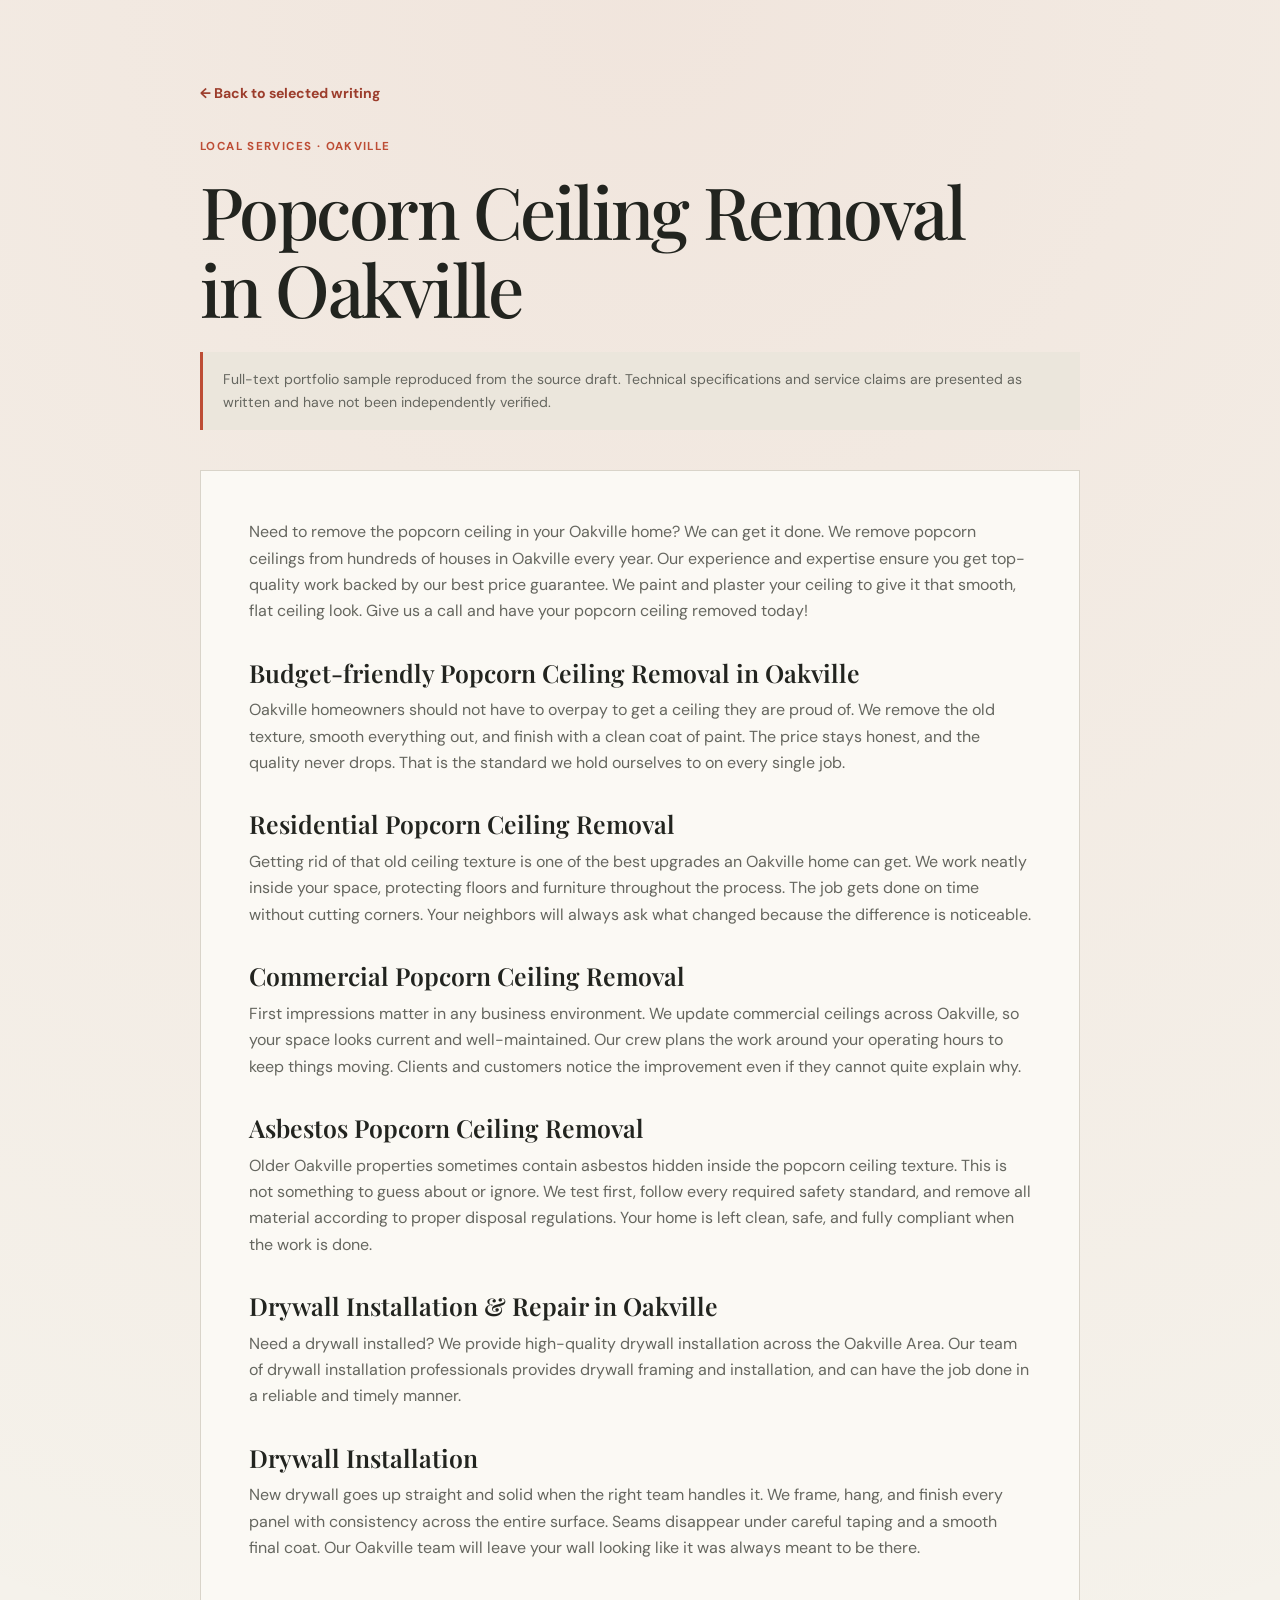
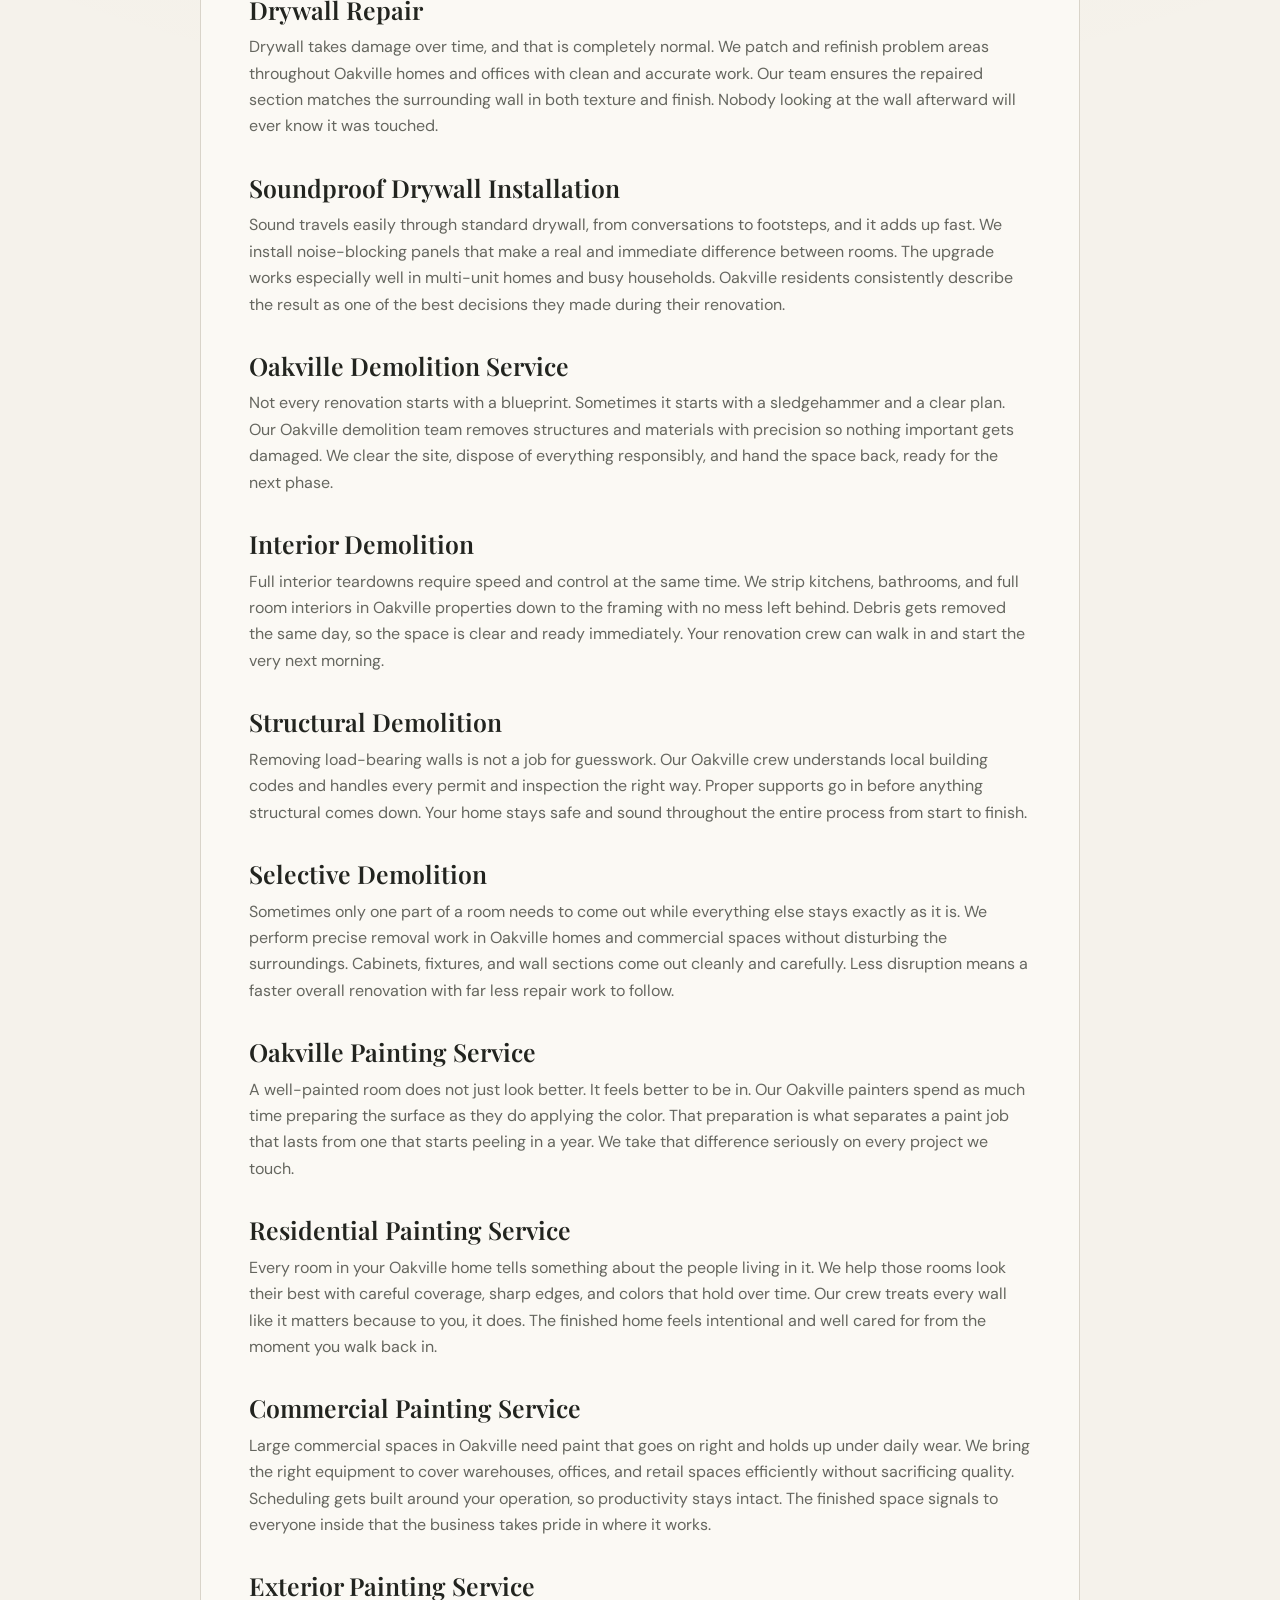
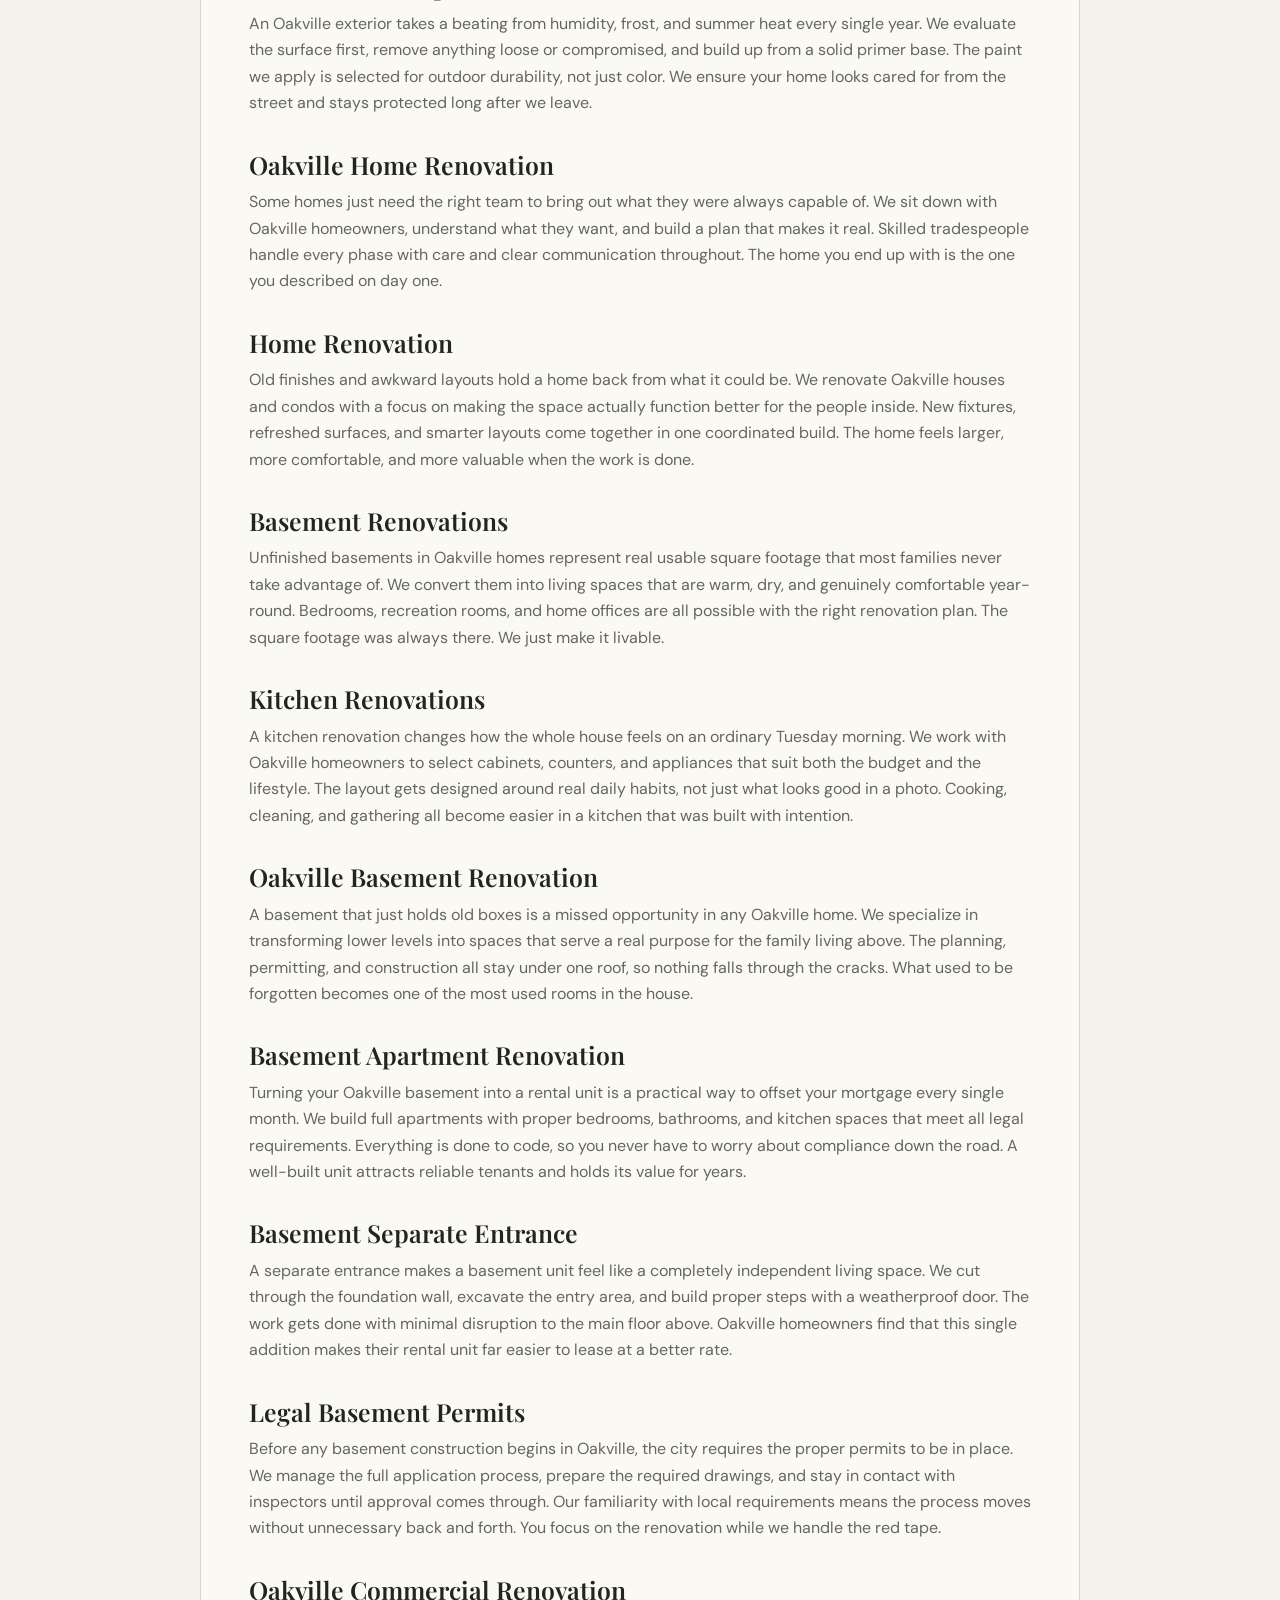
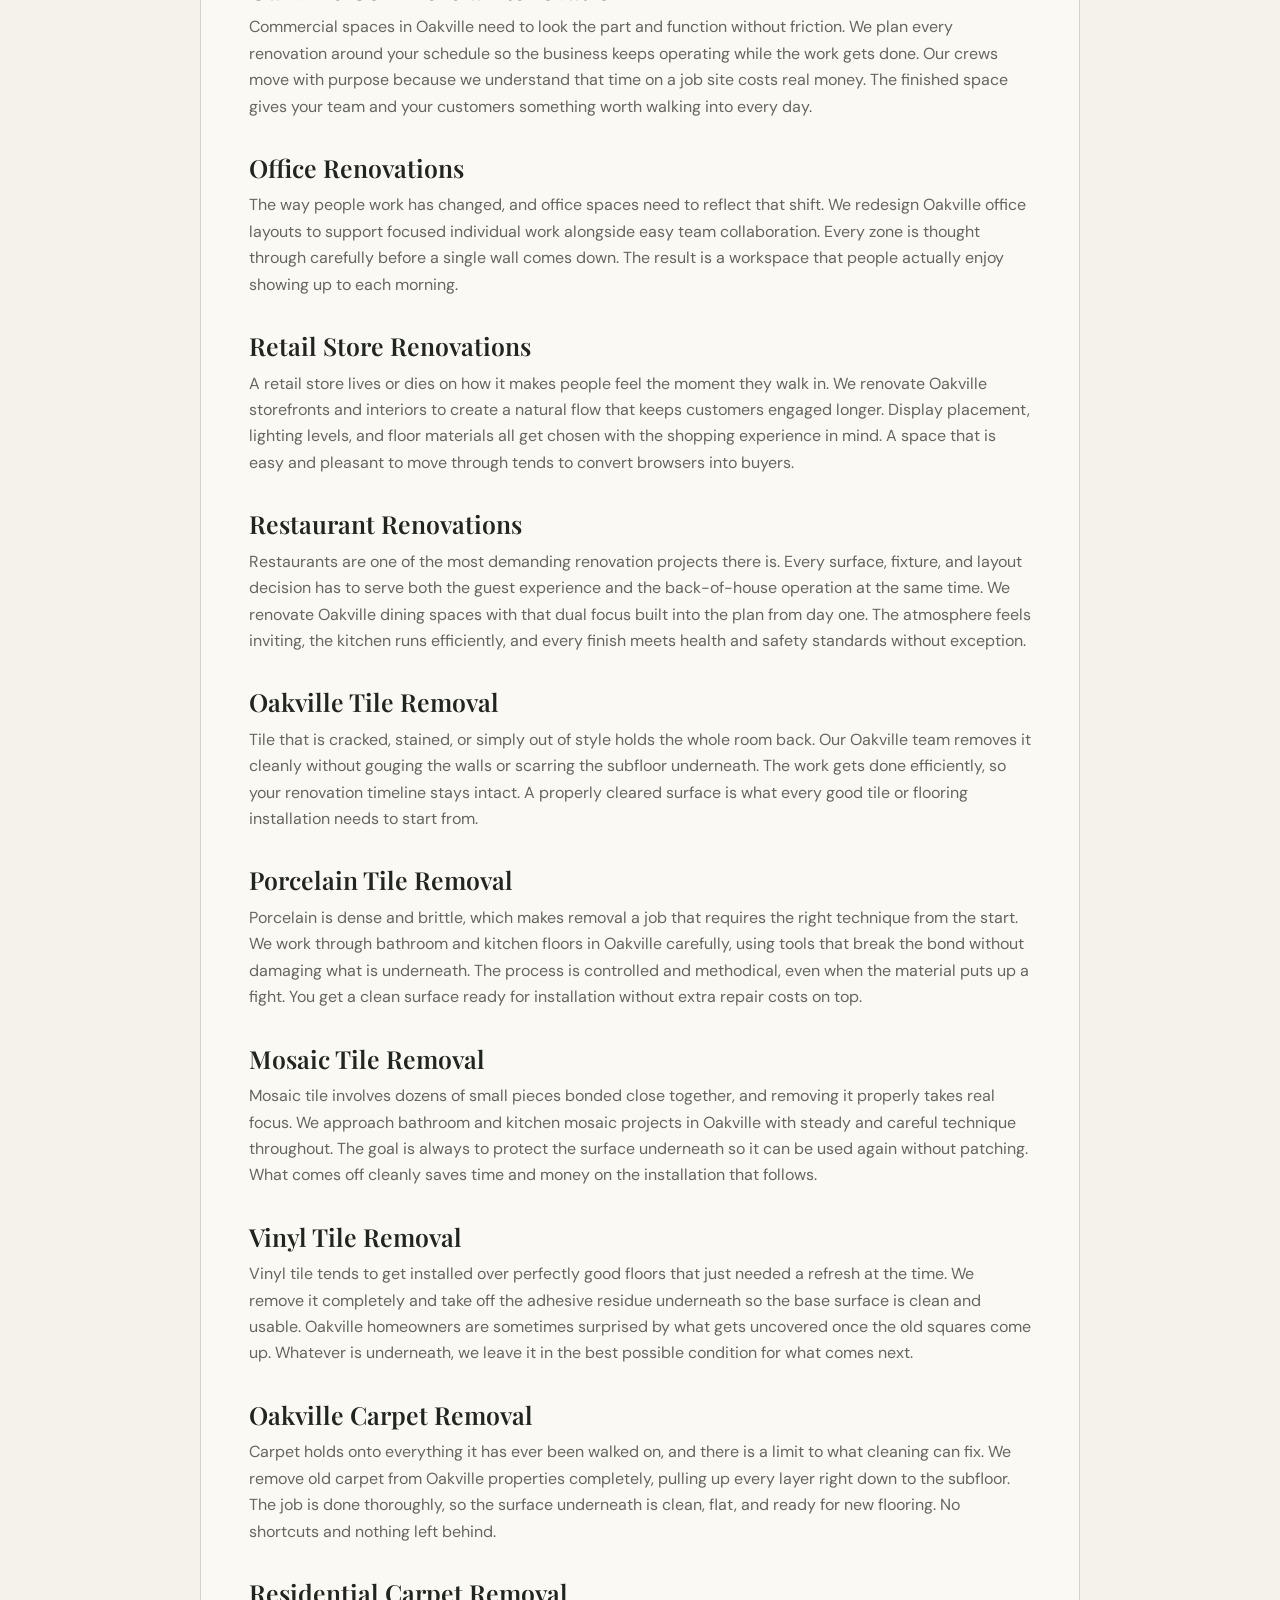
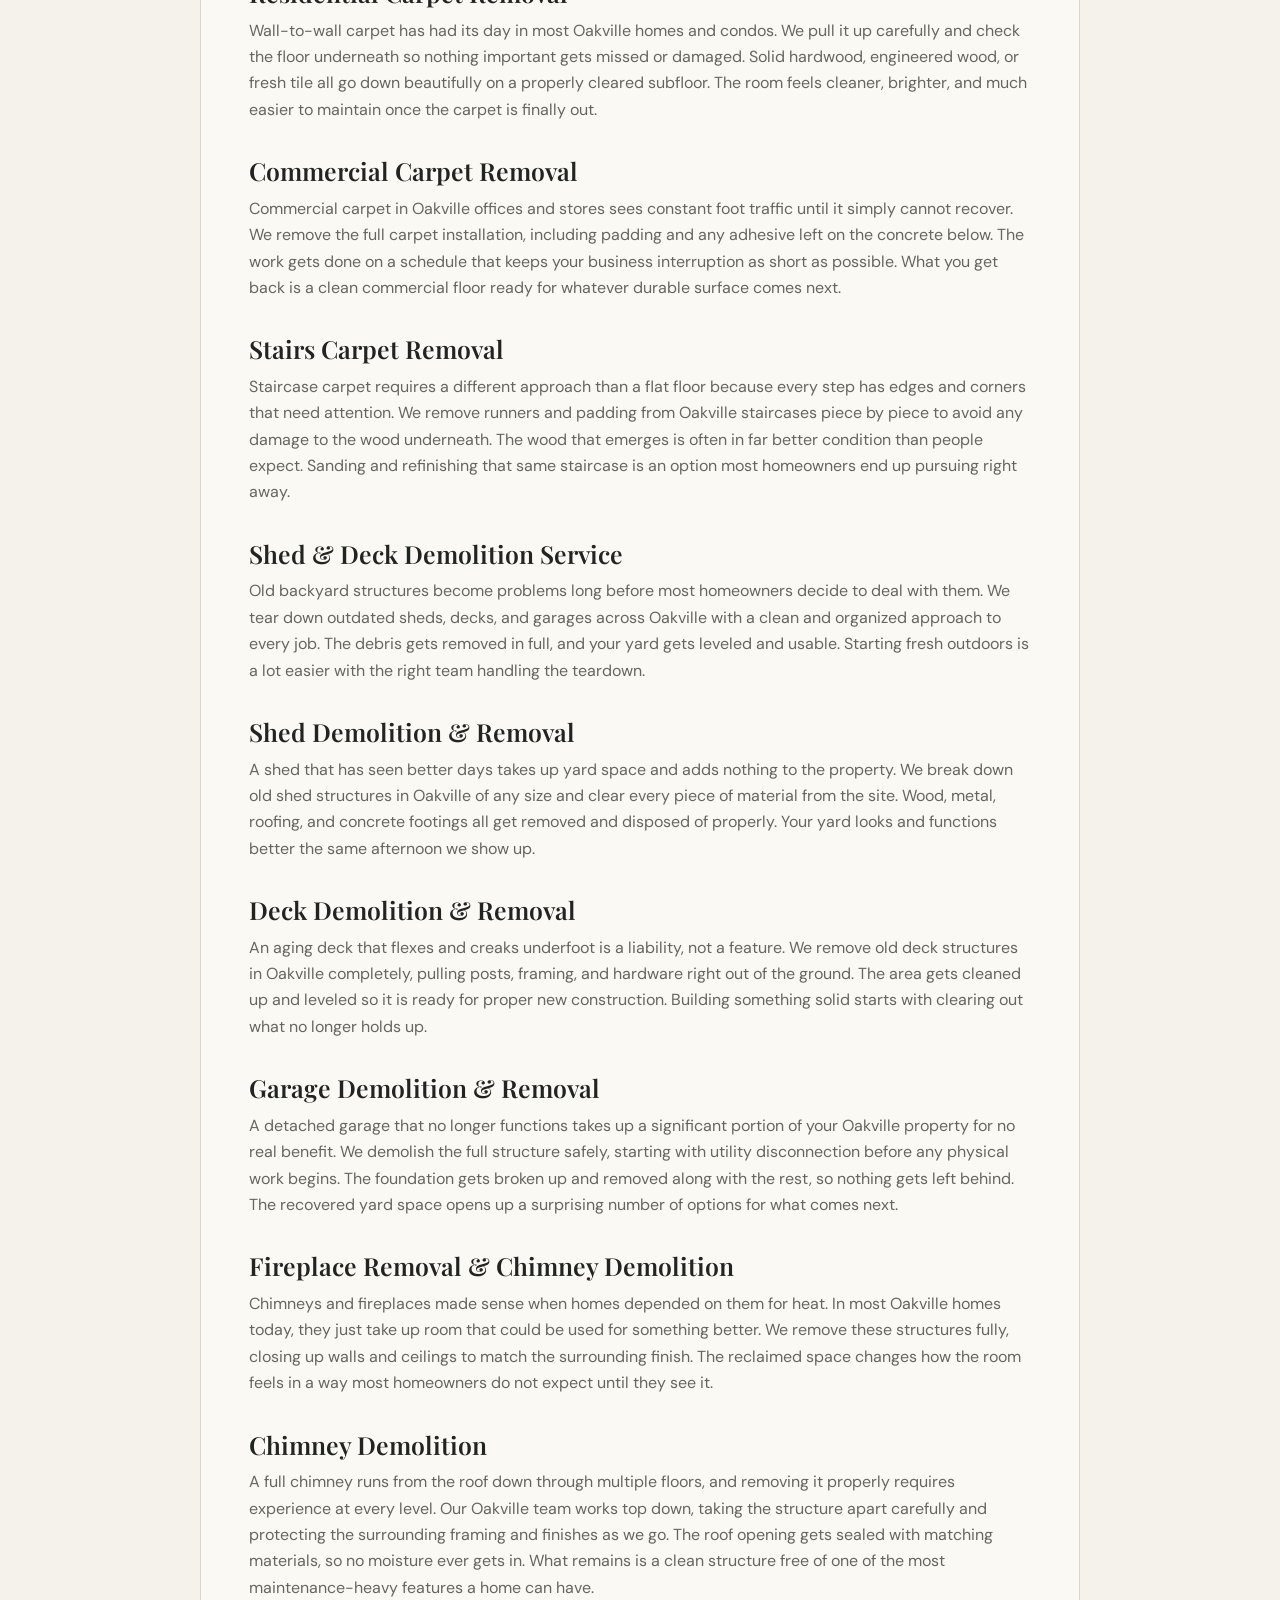
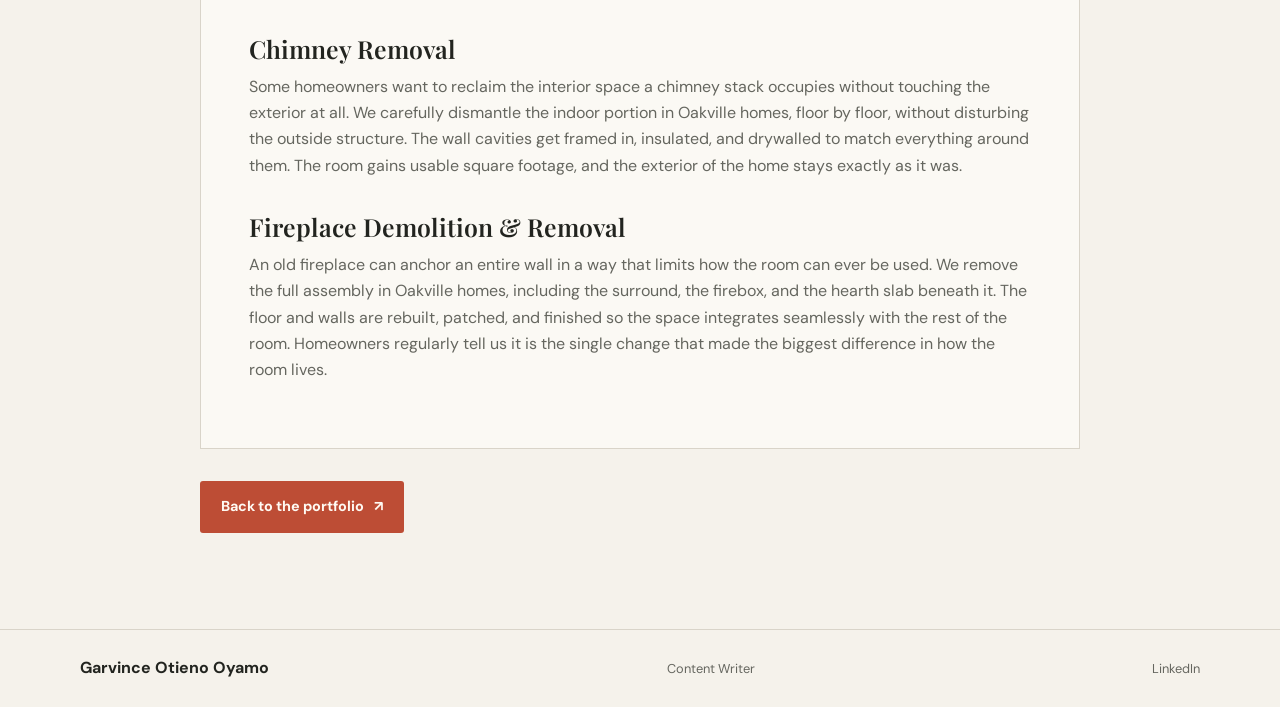
<file: oakville-services.html>
<!DOCTYPE html>
<html lang="en">
  <head>
    <meta charset="UTF-8" />
    <meta name="viewport" content="width=device-width, initial-scale=1.0" />
    <meta name="description" content="Popcorn Ceiling Removal in Oakville — full-text writing sample by Garvince Otieno Oyamo." />
    <title>Popcorn Ceiling Removal in Oakville — Writing Sample</title>
    <link rel="preconnect" href="https://fonts.googleapis.com" />
    <link rel="preconnect" href="https://fonts.gstatic.com" crossorigin />
    <link href="https://fonts.googleapis.com/css2?family=DM+Sans:wght@400;500;600;700&family=Playfair+Display:wght@500;600;700&display=swap" rel="stylesheet" />
    <link rel="stylesheet" href="styles.css" />
  </head>
  <body>
    <main class="sample-page container">
      <a class="sample-back" href="index.html#work">← Back to selected writing</a>
      <p class="section-tag">Local services &#183; Oakville</p>
      <h1>Popcorn Ceiling Removal in Oakville</h1>
      <p class="sample-note">Full-text portfolio sample reproduced from the source draft. Technical specifications and service claims are presented as written and have not been independently verified.</p>
      <article class="sample-document">
<p>Need to remove the popcorn ceiling in your Oakville home? We can get it done. We remove popcorn ceilings from hundreds of houses in Oakville every year. Our experience and expertise ensure you get top-quality work backed by our best price guarantee. We paint and plaster your ceiling to give it that smooth, flat ceiling look. Give us a call and have your popcorn ceiling removed today!</p>
<h2>Budget-friendly Popcorn Ceiling Removal in Oakville</h2>
<p>Oakville homeowners should not have to overpay to get a ceiling they are proud of. We remove the old texture, smooth everything out, and finish with a clean coat of paint. The price stays honest, and the quality never drops. That is the standard we hold ourselves to on every single job.</p>
<h2>Residential Popcorn Ceiling Removal</h2>
<p>Getting rid of that old ceiling texture is one of the best upgrades an Oakville home can get. We work neatly inside your space, protecting floors and furniture throughout the process. The job gets done on time without cutting corners. Your neighbors will always ask what changed because the difference is noticeable.</p>
<h2>Commercial Popcorn Ceiling Removal</h2>
<p>First impressions matter in any business environment. We update commercial ceilings across Oakville, so your space looks current and well-maintained. Our crew plans the work around your operating hours to keep things moving. Clients and customers notice the improvement even if they cannot quite explain why.</p>
<h2>Asbestos Popcorn Ceiling Removal</h2>
<p>Older Oakville properties sometimes contain asbestos hidden inside the popcorn ceiling texture. This is not something to guess about or ignore. We test first, follow every required safety standard, and remove all material according to proper disposal regulations. Your home is left clean, safe, and fully compliant when the work is done.</p>
<h2>Drywall Installation &amp; Repair in Oakville</h2>
<p>Need a drywall installed? We provide high-quality drywall installation across the Oakville Area. Our team of drywall installation professionals provides drywall framing and installation, and can have the job done in a reliable and timely manner.</p>
<h2>Drywall Installation</h2>
<p>New drywall goes up straight and solid when the right team handles it. We frame, hang, and finish every panel with consistency across the entire surface. Seams disappear under careful taping and a smooth final coat. Our Oakville team will leave your wall looking like it was always meant to be there.</p>
<h2>Drywall Repair</h2>
<p>Drywall takes damage over time, and that is completely normal. We patch and refinish problem areas throughout Oakville homes and offices with clean and accurate work. Our team ensures the repaired section matches the surrounding wall in both texture and finish. Nobody looking at the wall afterward will ever know it was touched.</p>
<h2>Soundproof Drywall Installation</h2>
<p>Sound travels easily through standard drywall, from conversations to footsteps, and it adds up fast. We install noise-blocking panels that make a real and immediate difference between rooms. The upgrade works especially well in multi-unit homes and busy households. Oakville residents consistently describe the result as one of the best decisions they made during their renovation.</p>
<h2>Oakville Demolition Service</h2>
<p>Not every renovation starts with a blueprint. Sometimes it starts with a sledgehammer and a clear plan. Our Oakville demolition team removes structures and materials with precision so nothing important gets damaged. We clear the site, dispose of everything responsibly, and hand the space back, ready for the next phase.</p>
<h2>Interior Demolition</h2>
<p>Full interior teardowns require speed and control at the same time. We strip kitchens, bathrooms, and full room interiors in Oakville properties down to the framing with no mess left behind. Debris gets removed the same day, so the space is clear and ready immediately. Your renovation crew can walk in and start the very next morning.</p>
<h2>Structural Demolition</h2>
<p>Removing load-bearing walls is not a job for guesswork. Our Oakville crew understands local building codes and handles every permit and inspection the right way. Proper supports go in before anything structural comes down. Your home stays safe and sound throughout the entire process from start to finish.</p>
<h2>Selective Demolition</h2>
<p>Sometimes only one part of a room needs to come out while everything else stays exactly as it is. We perform precise removal work in Oakville homes and commercial spaces without disturbing the surroundings. Cabinets, fixtures, and wall sections come out cleanly and carefully. Less disruption means a faster overall renovation with far less repair work to follow.</p>
<h2>Oakville Painting Service</h2>
<p>A well-painted room does not just look better. It feels better to be in. Our Oakville painters spend as much time preparing the surface as they do applying the color. That preparation is what separates a paint job that lasts from one that starts peeling in a year. We take that difference seriously on every project we touch.</p>
<h2>Residential Painting Service</h2>
<p>Every room in your Oakville home tells something about the people living in it. We help those rooms look their best with careful coverage, sharp edges, and colors that hold over time. Our crew treats every wall like it matters because to you, it does. The finished home feels intentional and well cared for from the moment you walk back in.</p>
<h2>Commercial Painting Service</h2>
<p>Large commercial spaces in Oakville need paint that goes on right and holds up under daily wear. We bring the right equipment to cover warehouses, offices, and retail spaces efficiently without sacrificing quality. Scheduling gets built around your operation, so productivity stays intact. The finished space signals to everyone inside that the business takes pride in where it works.</p>
<h2>Exterior Painting Service</h2>
<p>An Oakville exterior takes a beating from humidity, frost, and summer heat every single year. We evaluate the surface first, remove anything loose or compromised, and build up from a solid primer base. The paint we apply is selected for outdoor durability, not just color. We ensure your home looks cared for from the street and stays protected long after we leave.</p>
<h2>Oakville Home Renovation</h2>
<p>Some homes just need the right team to bring out what they were always capable of. We sit down with Oakville homeowners, understand what they want, and build a plan that makes it real. Skilled tradespeople handle every phase with care and clear communication throughout. The home you end up with is the one you described on day one.</p>
<h2>Home Renovation</h2>
<p>Old finishes and awkward layouts hold a home back from what it could be. We renovate Oakville houses and condos with a focus on making the space actually function better for the people inside. New fixtures, refreshed surfaces, and smarter layouts come together in one coordinated build. The home feels larger, more comfortable, and more valuable when the work is done.</p>
<h2>Basement Renovations</h2>
<p>Unfinished basements in Oakville homes represent real usable square footage that most families never take advantage of. We convert them into living spaces that are warm, dry, and genuinely comfortable year-round. Bedrooms, recreation rooms, and home offices are all possible with the right renovation plan. The square footage was always there. We just make it livable.</p>
<h2>Kitchen Renovations</h2>
<p>A kitchen renovation changes how the whole house feels on an ordinary Tuesday morning. We work with Oakville homeowners to select cabinets, counters, and appliances that suit both the budget and the lifestyle. The layout gets designed around real daily habits, not just what looks good in a photo. Cooking, cleaning, and gathering all become easier in a kitchen that was built with intention.</p>
<h2>Oakville Basement Renovation</h2>
<p>A basement that just holds old boxes is a missed opportunity in any Oakville home. We specialize in transforming lower levels into spaces that serve a real purpose for the family living above. The planning, permitting, and construction all stay under one roof, so nothing falls through the cracks. What used to be forgotten becomes one of the most used rooms in the house.</p>
<h2>Basement Apartment Renovation</h2>
<p>Turning your Oakville basement into a rental unit is a practical way to offset your mortgage every single month. We build full apartments with proper bedrooms, bathrooms, and kitchen spaces that meet all legal requirements. Everything is done to code, so you never have to worry about compliance down the road. A well-built unit attracts reliable tenants and holds its value for years.</p>
<h2>Basement Separate Entrance</h2>
<p>A separate entrance makes a basement unit feel like a completely independent living space. We cut through the foundation wall, excavate the entry area, and build proper steps with a weatherproof door. The work gets done with minimal disruption to the main floor above. Oakville homeowners find that this single addition makes their rental unit far easier to lease at a better rate.</p>
<h2>Legal Basement Permits</h2>
<p>Before any basement construction begins in Oakville, the city requires the proper permits to be in place. We manage the full application process, prepare the required drawings, and stay in contact with inspectors until approval comes through. Our familiarity with local requirements means the process moves without unnecessary back and forth. You focus on the renovation while we handle the red tape.</p>
<h2>Oakville Commercial Renovation</h2>
<p>Commercial spaces in Oakville need to look the part and function without friction. We plan every renovation around your schedule so the business keeps operating while the work gets done. Our crews move with purpose because we understand that time on a job site costs real money. The finished space gives your team and your customers something worth walking into every day.</p>
<h2>Office Renovations</h2>
<p>The way people work has changed, and office spaces need to reflect that shift. We redesign Oakville office layouts to support focused individual work alongside easy team collaboration. Every zone is thought through carefully before a single wall comes down. The result is a workspace that people actually enjoy showing up to each morning.</p>
<h2>Retail Store Renovations</h2>
<p>A retail store lives or dies on how it makes people feel the moment they walk in. We renovate Oakville storefronts and interiors to create a natural flow that keeps customers engaged longer. Display placement, lighting levels, and floor materials all get chosen with the shopping experience in mind. A space that is easy and pleasant to move through tends to convert browsers into buyers.</p>
<h2>Restaurant Renovations</h2>
<p>Restaurants are one of the most demanding renovation projects there is. Every surface, fixture, and layout decision has to serve both the guest experience and the back-of-house operation at the same time. We renovate Oakville dining spaces with that dual focus built into the plan from day one. The atmosphere feels inviting, the kitchen runs efficiently, and every finish meets health and safety standards without exception.</p>
<h2>Oakville Tile Removal</h2>
<p>Tile that is cracked, stained, or simply out of style holds the whole room back. Our Oakville team removes it cleanly without gouging the walls or scarring the subfloor underneath. The work gets done efficiently, so your renovation timeline stays intact. A properly cleared surface is what every good tile or flooring installation needs to start from.</p>
<h2>Porcelain Tile Removal</h2>
<p>Porcelain is dense and brittle, which makes removal a job that requires the right technique from the start. We work through bathroom and kitchen floors in Oakville carefully, using tools that break the bond without damaging what is underneath. The process is controlled and methodical, even when the material puts up a fight. You get a clean surface ready for installation without extra repair costs on top.</p>
<h2>Mosaic Tile Removal</h2>
<p>Mosaic tile involves dozens of small pieces bonded close together, and removing it properly takes real focus. We approach bathroom and kitchen mosaic projects in Oakville with steady and careful technique throughout. The goal is always to protect the surface underneath so it can be used again without patching. What comes off cleanly saves time and money on the installation that follows.</p>
<h2>Vinyl Tile Removal</h2>
<p>Vinyl tile tends to get installed over perfectly good floors that just needed a refresh at the time. We remove it completely and take off the adhesive residue underneath so the base surface is clean and usable. Oakville homeowners are sometimes surprised by what gets uncovered once the old squares come up. Whatever is underneath, we leave it in the best possible condition for what comes next.</p>
<h2>Oakville Carpet Removal</h2>
<p>Carpet holds onto everything it has ever been walked on, and there is a limit to what cleaning can fix. We remove old carpet from Oakville properties completely, pulling up every layer right down to the subfloor. The job is done thoroughly, so the surface underneath is clean, flat, and ready for new flooring. No shortcuts and nothing left behind.</p>
<h2>Residential Carpet Removal</h2>
<p>Wall-to-wall carpet has had its day in most Oakville homes and condos. We pull it up carefully and check the floor underneath so nothing important gets missed or damaged. Solid hardwood, engineered wood, or fresh tile all go down beautifully on a properly cleared subfloor. The room feels cleaner, brighter, and much easier to maintain once the carpet is finally out.</p>
<h2>Commercial Carpet Removal</h2>
<p>Commercial carpet in Oakville offices and stores sees constant foot traffic until it simply cannot recover. We remove the full carpet installation, including padding and any adhesive left on the concrete below. The work gets done on a schedule that keeps your business interruption as short as possible. What you get back is a clean commercial floor ready for whatever durable surface comes next.</p>
<h2>Stairs Carpet Removal</h2>
<p>Staircase carpet requires a different approach than a flat floor because every step has edges and corners that need attention. We remove runners and padding from Oakville staircases piece by piece to avoid any damage to the wood underneath. The wood that emerges is often in far better condition than people expect. Sanding and refinishing that same staircase is an option most homeowners end up pursuing right away.</p>
<h2>Shed &amp; Deck Demolition Service</h2>
<p>Old backyard structures become problems long before most homeowners decide to deal with them. We tear down outdated sheds, decks, and garages across Oakville with a clean and organized approach to every job. The debris gets removed in full, and your yard gets leveled and usable. Starting fresh outdoors is a lot easier with the right team handling the teardown.</p>
<h2>Shed Demolition &amp; Removal</h2>
<p>A shed that has seen better days takes up yard space and adds nothing to the property. We break down old shed structures in Oakville of any size and clear every piece of material from the site. Wood, metal, roofing, and concrete footings all get removed and disposed of properly. Your yard looks and functions better the same afternoon we show up.</p>
<h2>Deck Demolition &amp; Removal</h2>
<p>An aging deck that flexes and creaks underfoot is a liability, not a feature. We remove old deck structures in Oakville completely, pulling posts, framing, and hardware right out of the ground. The area gets cleaned up and leveled so it is ready for proper new construction. Building something solid starts with clearing out what no longer holds up.</p>
<h2>Garage Demolition &amp; Removal</h2>
<p>A detached garage that no longer functions takes up a significant portion of your Oakville property for no real benefit. We demolish the full structure safely, starting with utility disconnection before any physical work begins. The foundation gets broken up and removed along with the rest, so nothing gets left behind. The recovered yard space opens up a surprising number of options for what comes next.</p>
<h2>Fireplace Removal &amp; Chimney Demolition</h2>
<p>Chimneys and fireplaces made sense when homes depended on them for heat. In most Oakville homes today, they just take up room that could be used for something better. We remove these structures fully, closing up walls and ceilings to match the surrounding finish. The reclaimed space changes how the room feels in a way most homeowners do not expect until they see it.</p>
<h2>Chimney Demolition</h2>
<p>A full chimney runs from the roof down through multiple floors, and removing it properly requires experience at every level. Our Oakville team works top down, taking the structure apart carefully and protecting the surrounding framing and finishes as we go. The roof opening gets sealed with matching materials, so no moisture ever gets in. What remains is a clean structure free of one of the most maintenance-heavy features a home can have.</p>
<h2>Chimney Removal</h2>
<p>Some homeowners want to reclaim the interior space a chimney stack occupies without touching the exterior at all. We carefully dismantle the indoor portion in Oakville homes, floor by floor, without disturbing the outside structure. The wall cavities get framed in, insulated, and drywalled to match everything around them. The room gains usable square footage, and the exterior of the home stays exactly as it was.</p>
<h2>Fireplace Demolition &amp; Removal</h2>
<p>An old fireplace can anchor an entire wall in a way that limits how the room can ever be used. We remove the full assembly in Oakville homes, including the surround, the firebox, and the hearth slab beneath it. The floor and walls are rebuilt, patched, and finished so the space integrates seamlessly with the rest of the room. Homeowners regularly tell us it is the single change that made the biggest difference in how the room lives.</p>
      </article>
      <a class="btn btn-primary sample-return" href="index.html#work">Back to the portfolio <span aria-hidden="true">↗</span></a>
    </main>
    <footer class="site-footer">
      <div class="container footer-wrap">
        <a class="footer-brand" href="index.html#top">Garvince Otieno Oyamo</a>
        <p>Content Writer</p>
        <div class="footer-links"><a href="https://www.linkedin.com/in/garvince-oyamo/" target="_blank" rel="noopener noreferrer">LinkedIn</a></div>
      </div>
    </footer>
  </body>
</html>
</file>
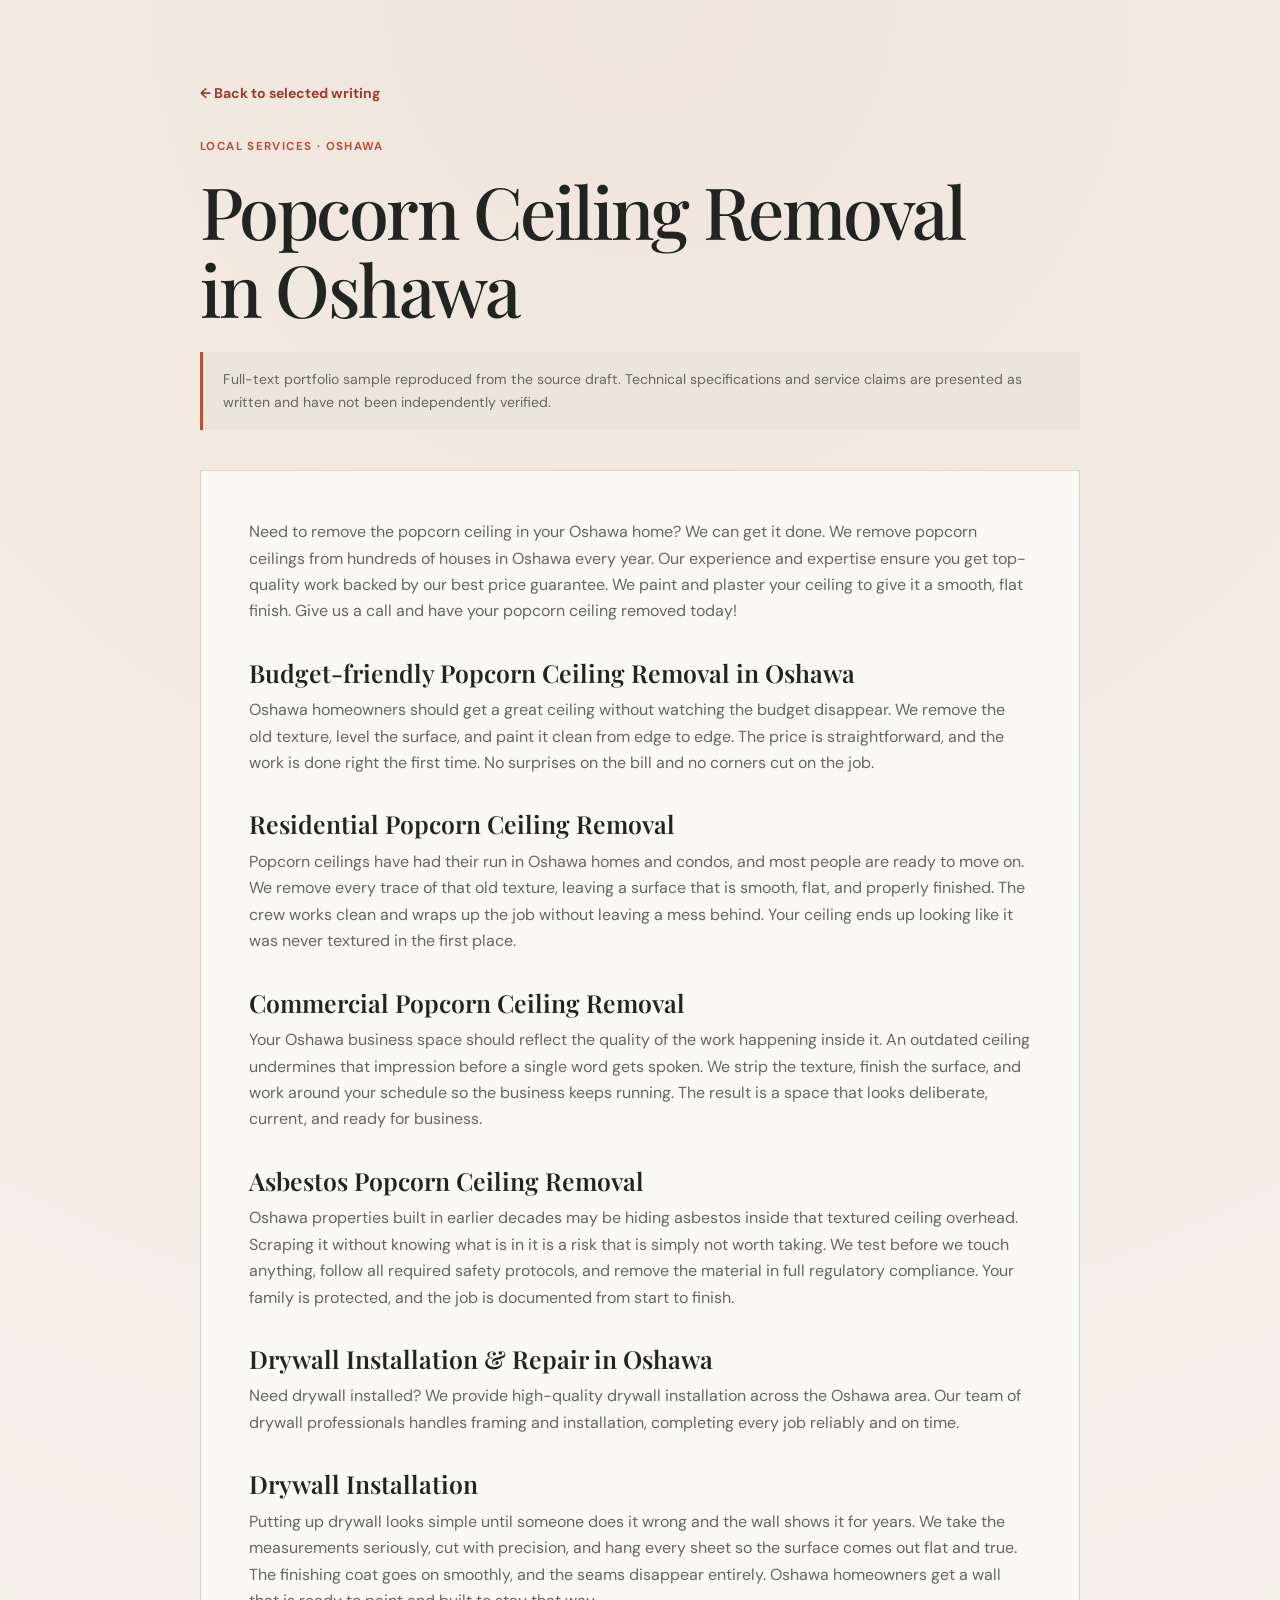
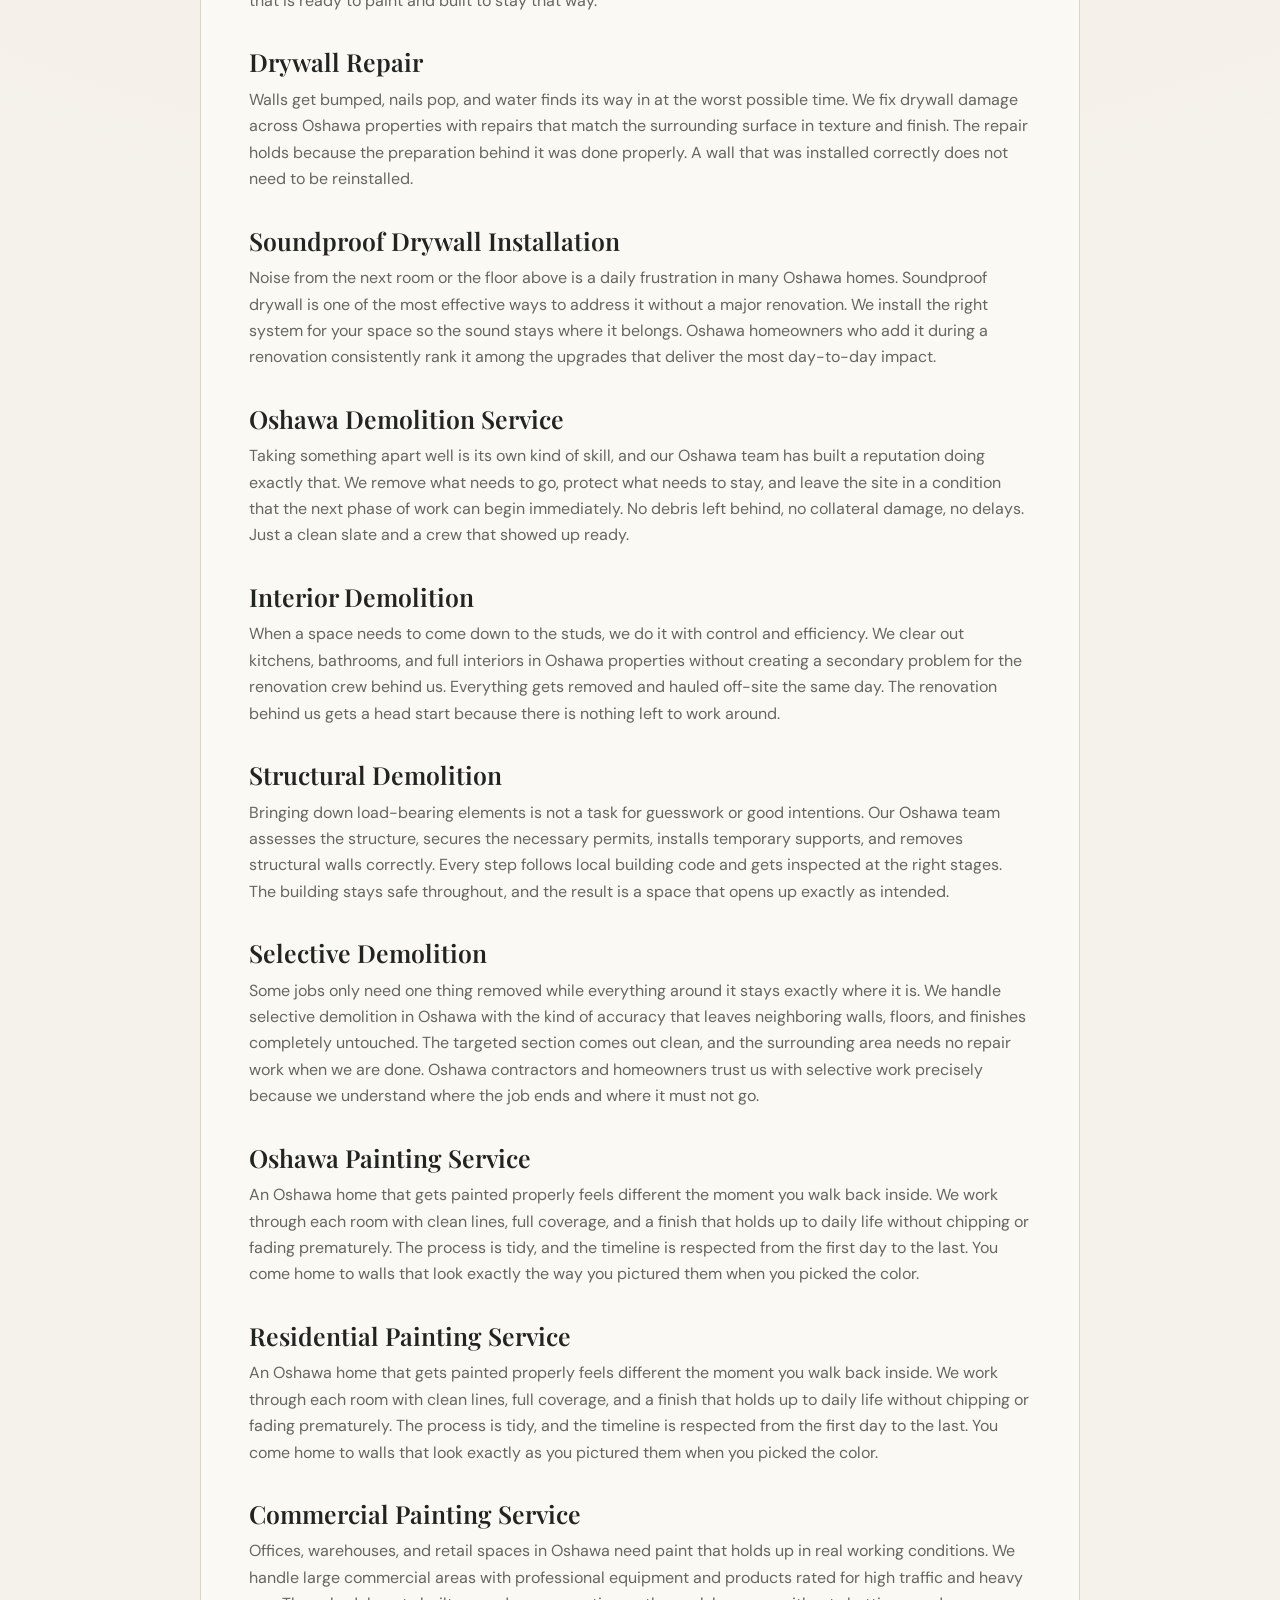
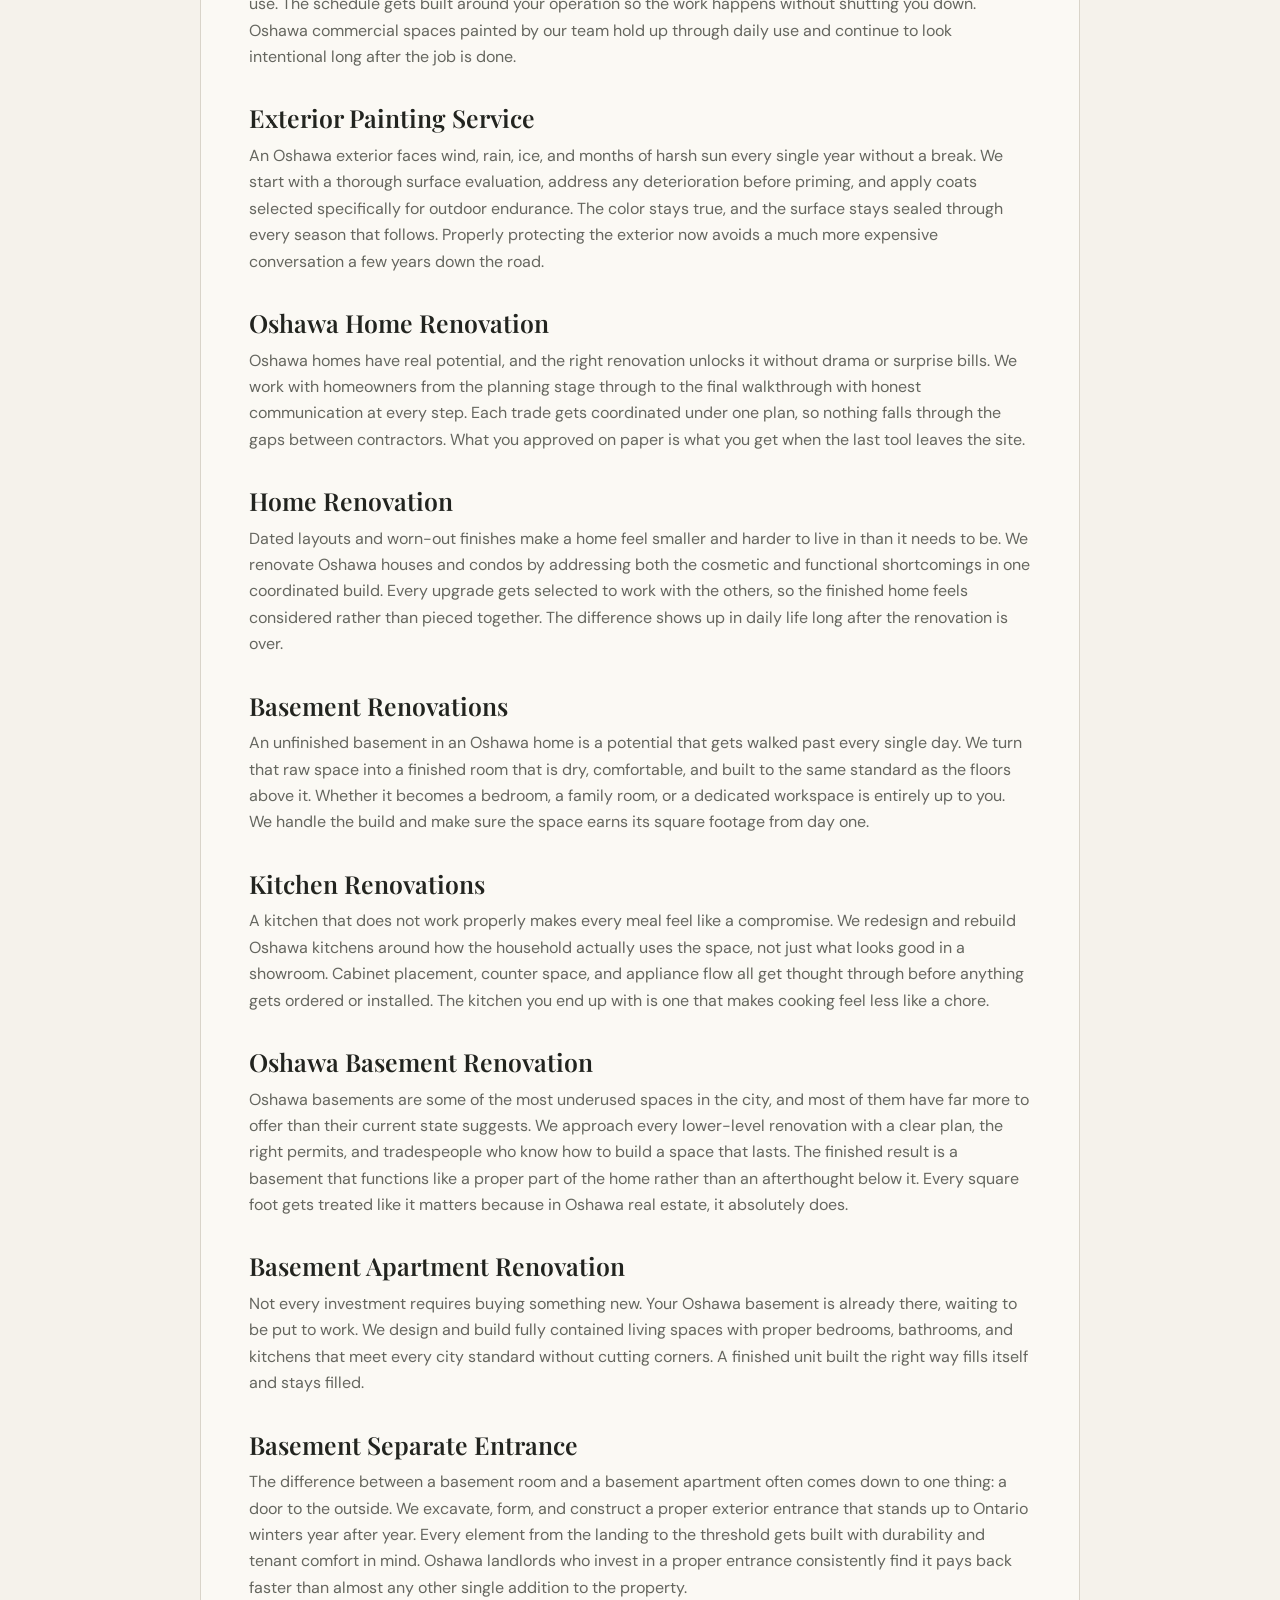
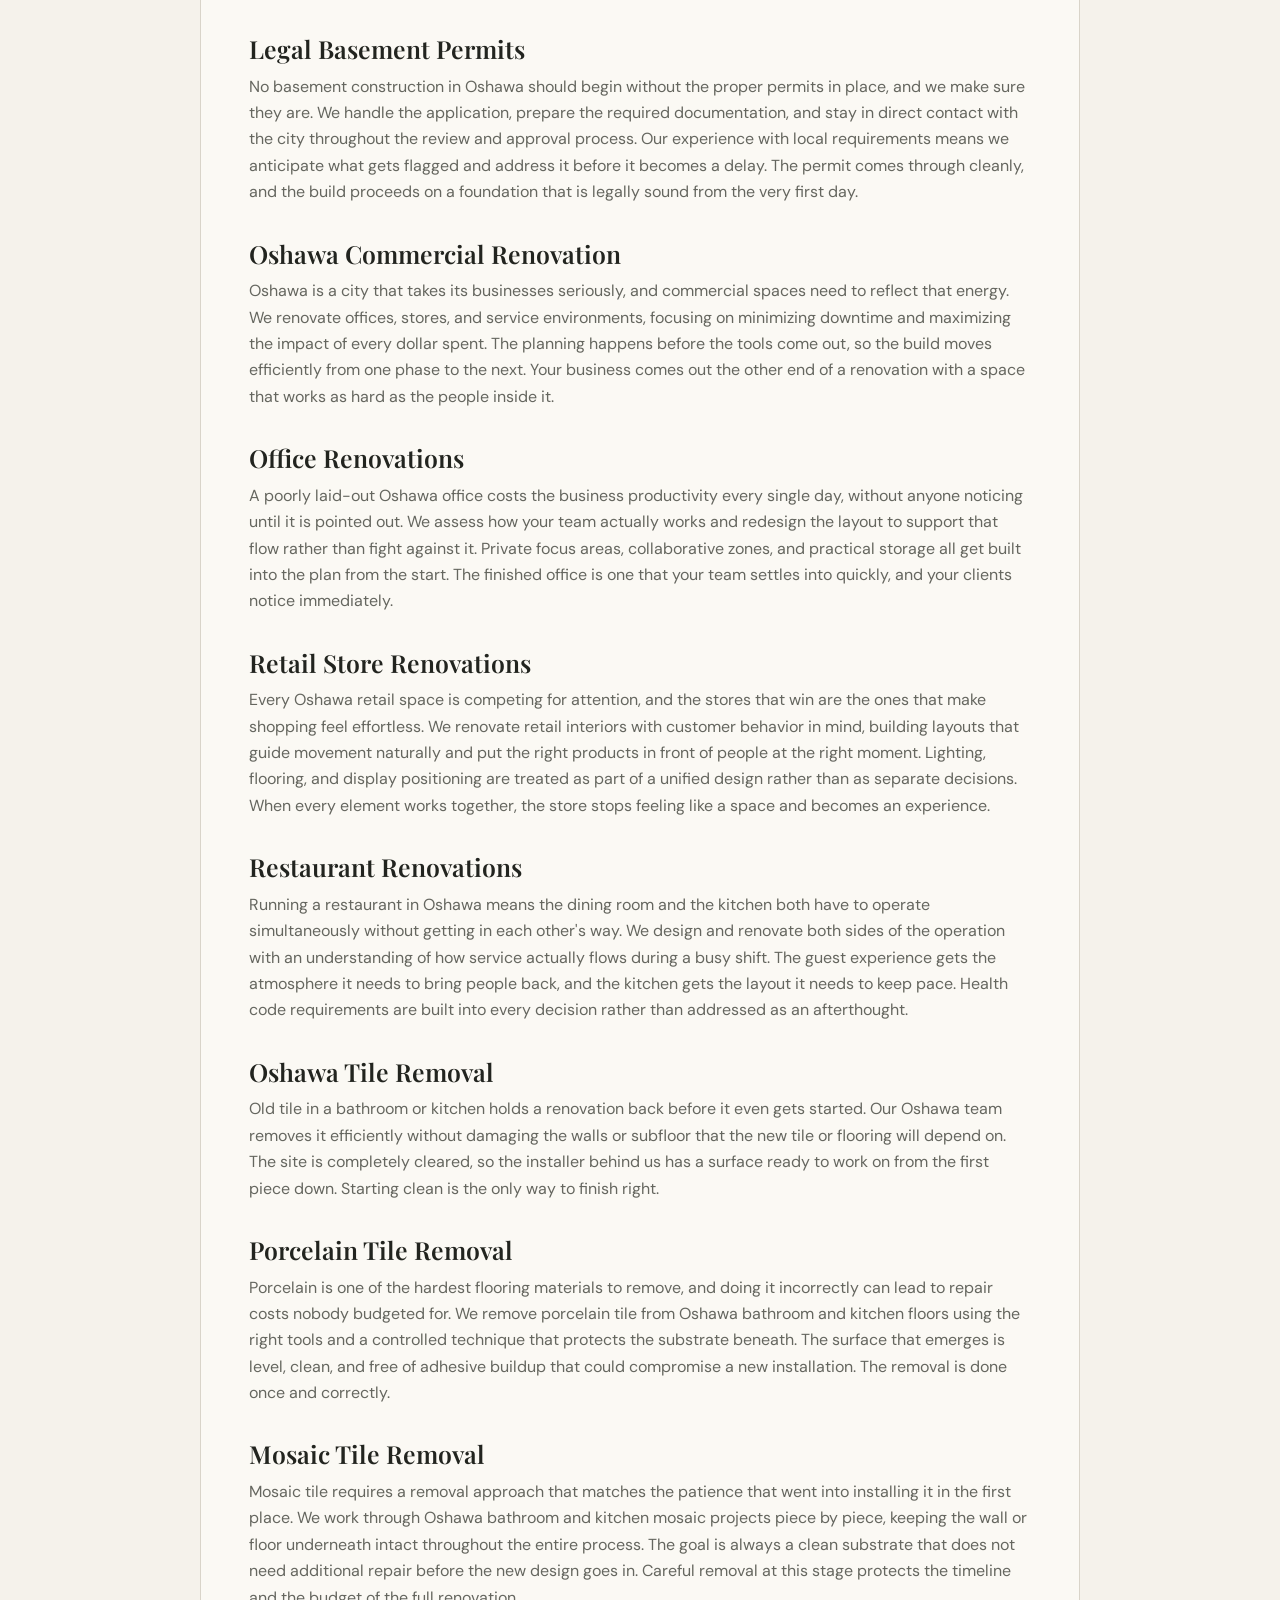
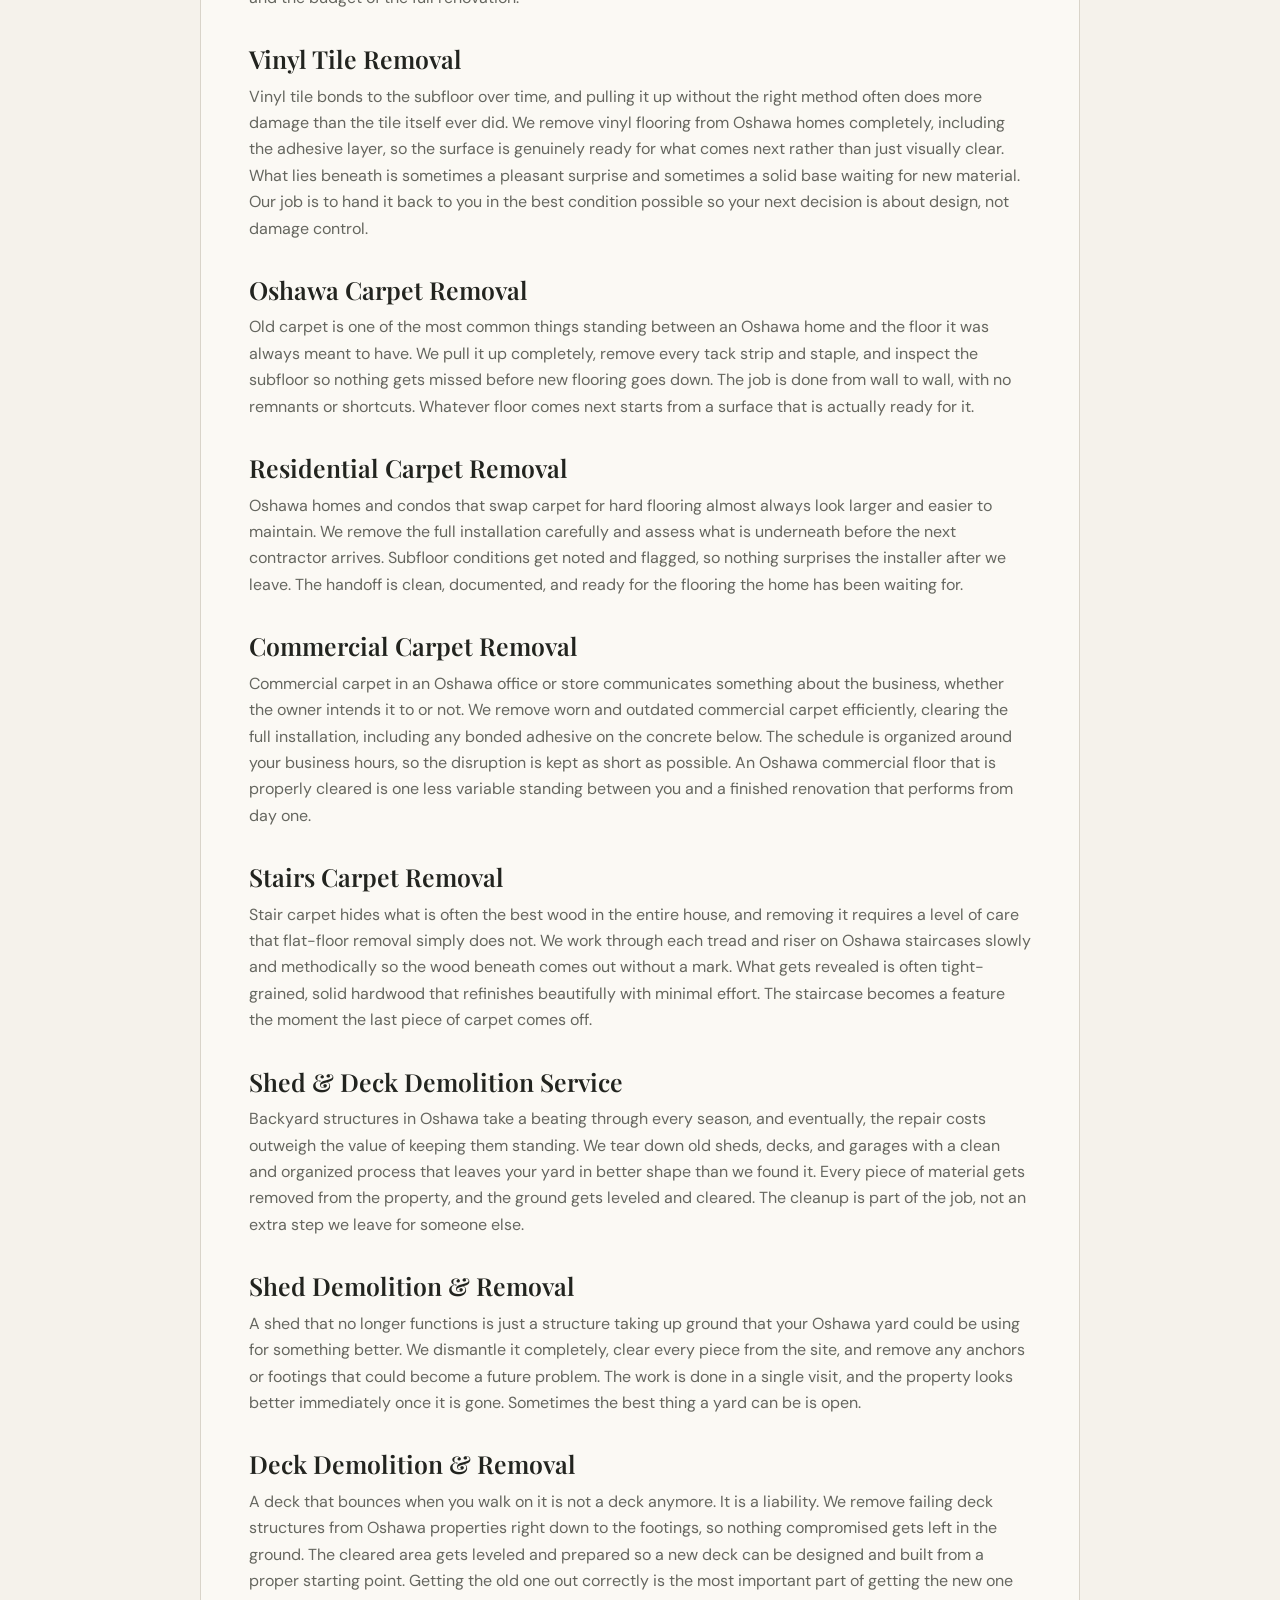
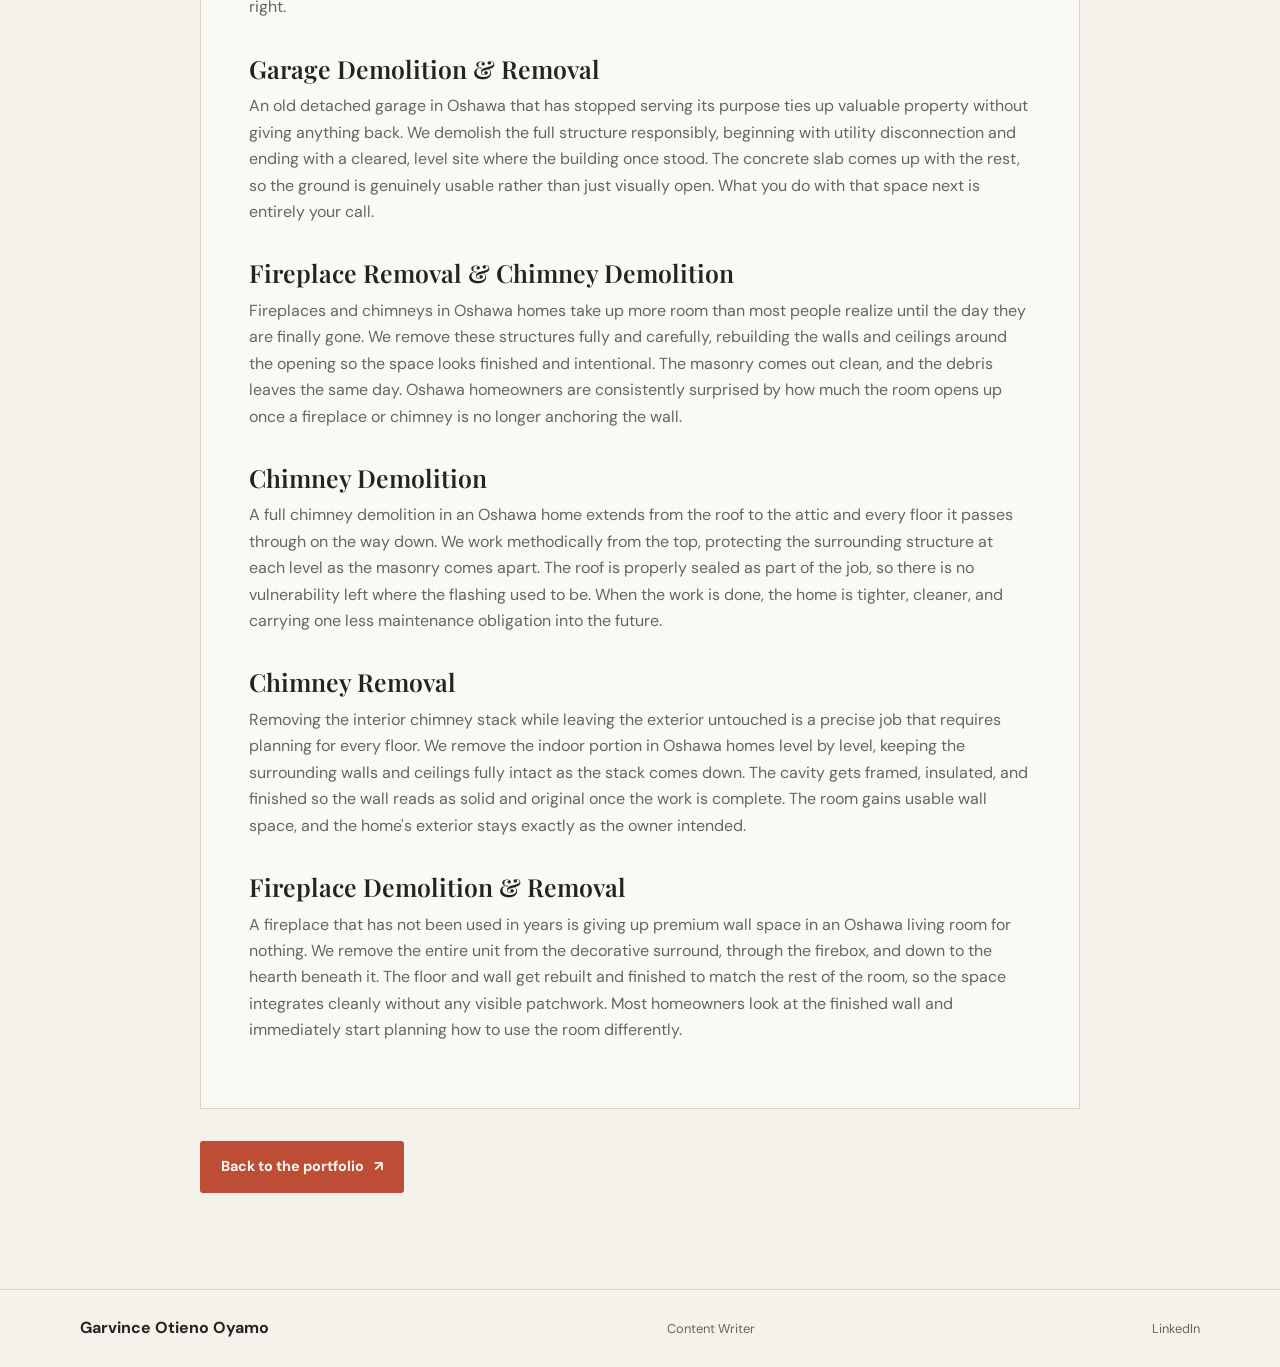
<file: oshawa-services.html>
<!DOCTYPE html>
<html lang="en">
  <head>
    <meta charset="UTF-8" />
    <meta name="viewport" content="width=device-width, initial-scale=1.0" />
    <meta name="description" content="Popcorn Ceiling Removal in Oshawa — full-text writing sample by Garvince Otieno Oyamo." />
    <title>Popcorn Ceiling Removal in Oshawa — Writing Sample</title>
    <link rel="preconnect" href="https://fonts.googleapis.com" />
    <link rel="preconnect" href="https://fonts.gstatic.com" crossorigin />
    <link href="https://fonts.googleapis.com/css2?family=DM+Sans:wght@400;500;600;700&family=Playfair+Display:wght@500;600;700&display=swap" rel="stylesheet" />
    <link rel="stylesheet" href="styles.css" />
  </head>
  <body>
    <main class="sample-page container">
      <a class="sample-back" href="index.html#work">← Back to selected writing</a>
      <p class="section-tag">Local services &#183; Oshawa</p>
      <h1>Popcorn Ceiling Removal in Oshawa</h1>
      <p class="sample-note">Full-text portfolio sample reproduced from the source draft. Technical specifications and service claims are presented as written and have not been independently verified.</p>
      <article class="sample-document">
<p>Need to remove the popcorn ceiling in your Oshawa home? We can get it done. We remove popcorn ceilings from hundreds of houses in Oshawa every year. Our experience and expertise ensure you get top-quality work backed by our best price guarantee. We paint and plaster your ceiling to give it a smooth, flat finish. Give us a call and have your popcorn ceiling removed today!</p>
<h2>Budget-friendly Popcorn Ceiling Removal in Oshawa</h2>
<p>Oshawa homeowners should get a great ceiling without watching the budget disappear. We remove the old texture, level the surface, and paint it clean from edge to edge. The price is straightforward, and the work is done right the first time. No surprises on the bill and no corners cut on the job.</p>
<h2>Residential Popcorn Ceiling Removal</h2>
<p>Popcorn ceilings have had their run in Oshawa homes and condos, and most people are ready to move on. We remove every trace of that old texture, leaving a surface that is smooth, flat, and properly finished. The crew works clean and wraps up the job without leaving a mess behind. Your ceiling ends up looking like it was never textured in the first place.</p>
<h2>Commercial Popcorn Ceiling Removal</h2>
<p>Your Oshawa business space should reflect the quality of the work happening inside it. An outdated ceiling undermines that impression before a single word gets spoken. We strip the texture, finish the surface, and work around your schedule so the business keeps running. The result is a space that looks deliberate, current, and ready for business.</p>
<h2>Asbestos Popcorn Ceiling Removal</h2>
<p>Oshawa properties built in earlier decades may be hiding asbestos inside that textured ceiling overhead. Scraping it without knowing what is in it is a risk that is simply not worth taking. We test before we touch anything, follow all required safety protocols, and remove the material in full regulatory compliance. Your family is protected, and the job is documented from start to finish.</p>
<h2>Drywall Installation &amp; Repair in Oshawa</h2>
<p>Need drywall installed? We provide high-quality drywall installation across the Oshawa area. Our team of drywall professionals handles framing and installation, completing every job reliably and on time.</p>
<h2>Drywall Installation</h2>
<p>Putting up drywall looks simple until someone does it wrong and the wall shows it for years. We take the measurements seriously, cut with precision, and hang every sheet so the surface comes out flat and true. The finishing coat goes on smoothly, and the seams disappear entirely. Oshawa homeowners get a wall that is ready to paint and built to stay that way.</p>
<h2>Drywall Repair</h2>
<p>Walls get bumped, nails pop, and water finds its way in at the worst possible time. We fix drywall damage across Oshawa properties with repairs that match the surrounding surface in texture and finish. The repair holds because the preparation behind it was done properly. A wall that was installed correctly does not need to be reinstalled.</p>
<h2>Soundproof Drywall Installation</h2>
<p>Noise from the next room or the floor above is a daily frustration in many Oshawa homes. Soundproof drywall is one of the most effective ways to address it without a major renovation. We install the right system for your space so the sound stays where it belongs. Oshawa homeowners who add it during a renovation consistently rank it among the upgrades that deliver the most day-to-day impact.</p>
<h2>Oshawa Demolition Service</h2>
<p>Taking something apart well is its own kind of skill, and our Oshawa team has built a reputation doing exactly that. We remove what needs to go, protect what needs to stay, and leave the site in a condition that the next phase of work can begin immediately. No debris left behind, no collateral damage, no delays. Just a clean slate and a crew that showed up ready.</p>
<h2>Interior Demolition</h2>
<p>When a space needs to come down to the studs, we do it with control and efficiency. We clear out kitchens, bathrooms, and full interiors in Oshawa properties without creating a secondary problem for the renovation crew behind us. Everything gets removed and hauled off-site the same day. The renovation behind us gets a head start because there is nothing left to work around.</p>
<h2>Structural Demolition</h2>
<p>Bringing down load-bearing elements is not a task for guesswork or good intentions. Our Oshawa team assesses the structure, secures the necessary permits, installs temporary supports, and removes structural walls correctly. Every step follows local building code and gets inspected at the right stages. The building stays safe throughout, and the result is a space that opens up exactly as intended.</p>
<h2>Selective Demolition</h2>
<p>Some jobs only need one thing removed while everything around it stays exactly where it is. We handle selective demolition in Oshawa with the kind of accuracy that leaves neighboring walls, floors, and finishes completely untouched. The targeted section comes out clean, and the surrounding area needs no repair work when we are done. Oshawa contractors and homeowners trust us with selective work precisely because we understand where the job ends and where it must not go.</p>
<h2>Oshawa Painting Service</h2>
<p>An Oshawa home that gets painted properly feels different the moment you walk back inside. We work through each room with clean lines, full coverage, and a finish that holds up to daily life without chipping or fading prematurely. The process is tidy, and the timeline is respected from the first day to the last. You come home to walls that look exactly the way you pictured them when you picked the color.</p>
<h2>Residential Painting Service</h2>
<p>An Oshawa home that gets painted properly feels different the moment you walk back inside. We work through each room with clean lines, full coverage, and a finish that holds up to daily life without chipping or fading prematurely. The process is tidy, and the timeline is respected from the first day to the last. You come home to walls that look exactly as you pictured them when you picked the color.</p>
<h2>Commercial Painting Service</h2>
<p>Offices, warehouses, and retail spaces in Oshawa need paint that holds up in real working conditions. We handle large commercial areas with professional equipment and products rated for high traffic and heavy use. The schedule gets built around your operation so the work happens without shutting you down. Oshawa commercial spaces painted by our team hold up through daily use and continue to look intentional long after the job is done.</p>
<h2>Exterior Painting Service</h2>
<p>An Oshawa exterior faces wind, rain, ice, and months of harsh sun every single year without a break. We start with a thorough surface evaluation, address any deterioration before priming, and apply coats selected specifically for outdoor endurance. The color stays true, and the surface stays sealed through every season that follows. Properly protecting the exterior now avoids a much more expensive conversation a few years down the road.</p>
<h2>Oshawa Home Renovation</h2>
<p>Oshawa homes have real potential, and the right renovation unlocks it without drama or surprise bills. We work with homeowners from the planning stage through to the final walkthrough with honest communication at every step. Each trade gets coordinated under one plan, so nothing falls through the gaps between contractors. What you approved on paper is what you get when the last tool leaves the site.</p>
<h2>Home Renovation</h2>
<p>Dated layouts and worn-out finishes make a home feel smaller and harder to live in than it needs to be. We renovate Oshawa houses and condos by addressing both the cosmetic and functional shortcomings in one coordinated build. Every upgrade gets selected to work with the others, so the finished home feels considered rather than pieced together. The difference shows up in daily life long after the renovation is over.</p>
<h2>Basement Renovations</h2>
<p>An unfinished basement in an Oshawa home is a potential that gets walked past every single day. We turn that raw space into a finished room that is dry, comfortable, and built to the same standard as the floors above it. Whether it becomes a bedroom, a family room, or a dedicated workspace is entirely up to you. We handle the build and make sure the space earns its square footage from day one.</p>
<h2>Kitchen Renovations</h2>
<p>A kitchen that does not work properly makes every meal feel like a compromise. We redesign and rebuild Oshawa kitchens around how the household actually uses the space, not just what looks good in a showroom. Cabinet placement, counter space, and appliance flow all get thought through before anything gets ordered or installed. The kitchen you end up with is one that makes cooking feel less like a chore.</p>
<h2>Oshawa Basement Renovation</h2>
<p>Oshawa basements are some of the most underused spaces in the city, and most of them have far more to offer than their current state suggests. We approach every lower-level renovation with a clear plan, the right permits, and tradespeople who know how to build a space that lasts. The finished result is a basement that functions like a proper part of the home rather than an afterthought below it. Every square foot gets treated like it matters because in Oshawa real estate, it absolutely does.</p>
<h2>Basement Apartment Renovation</h2>
<p>Not every investment requires buying something new. Your Oshawa basement is already there, waiting to be put to work. We design and build fully contained living spaces with proper bedrooms, bathrooms, and kitchens that meet every city standard without cutting corners. A finished unit built the right way fills itself and stays filled.</p>
<h2>Basement Separate Entrance</h2>
<p>The difference between a basement room and a basement apartment often comes down to one thing: a door to the outside. We excavate, form, and construct a proper exterior entrance that stands up to Ontario winters year after year. Every element from the landing to the threshold gets built with durability and tenant comfort in mind. Oshawa landlords who invest in a proper entrance consistently find it pays back faster than almost any other single addition to the property.</p>
<h2>Legal Basement Permits</h2>
<p>No basement construction in Oshawa should begin without the proper permits in place, and we make sure they are. We handle the application, prepare the required documentation, and stay in direct contact with the city throughout the review and approval process. Our experience with local requirements means we anticipate what gets flagged and address it before it becomes a delay. The permit comes through cleanly, and the build proceeds on a foundation that is legally sound from the very first day.</p>
<h2>Oshawa Commercial Renovation</h2>
<p>Oshawa is a city that takes its businesses seriously, and commercial spaces need to reflect that energy. We renovate offices, stores, and service environments, focusing on minimizing downtime and maximizing the impact of every dollar spent. The planning happens before the tools come out, so the build moves efficiently from one phase to the next. Your business comes out the other end of a renovation with a space that works as hard as the people inside it.</p>
<h2>Office Renovations</h2>
<p>A poorly laid-out Oshawa office costs the business productivity every single day, without anyone noticing until it is pointed out. We assess how your team actually works and redesign the layout to support that flow rather than fight against it. Private focus areas, collaborative zones, and practical storage all get built into the plan from the start. The finished office is one that your team settles into quickly, and your clients notice immediately.</p>
<h2>Retail Store Renovations</h2>
<p>Every Oshawa retail space is competing for attention, and the stores that win are the ones that make shopping feel effortless. We renovate retail interiors with customer behavior in mind, building layouts that guide movement naturally and put the right products in front of people at the right moment. Lighting, flooring, and display positioning are treated as part of a unified design rather than as separate decisions. When every element works together, the store stops feeling like a space and becomes an experience.</p>
<h2>Restaurant Renovations</h2>
<p>Running a restaurant in Oshawa means the dining room and the kitchen both have to operate simultaneously without getting in each other&#39;s way. We design and renovate both sides of the operation with an understanding of how service actually flows during a busy shift. The guest experience gets the atmosphere it needs to bring people back, and the kitchen gets the layout it needs to keep pace. Health code requirements are built into every decision rather than addressed as an afterthought.</p>
<h2>Oshawa Tile Removal</h2>
<p>Old tile in a bathroom or kitchen holds a renovation back before it even gets started. Our Oshawa team removes it efficiently without damaging the walls or subfloor that the new tile or flooring will depend on. The site is completely cleared, so the installer behind us has a surface ready to work on from the first piece down. Starting clean is the only way to finish right.</p>
<h2>Porcelain Tile Removal</h2>
<p>Porcelain is one of the hardest flooring materials to remove, and doing it incorrectly can lead to repair costs nobody budgeted for. We remove porcelain tile from Oshawa bathroom and kitchen floors using the right tools and a controlled technique that protects the substrate beneath. The surface that emerges is level, clean, and free of adhesive buildup that could compromise a new installation. The removal is done once and correctly.</p>
<h2>Mosaic Tile Removal</h2>
<p>Mosaic tile requires a removal approach that matches the patience that went into installing it in the first place. We work through Oshawa bathroom and kitchen mosaic projects piece by piece, keeping the wall or floor underneath intact throughout the entire process. The goal is always a clean substrate that does not need additional repair before the new design goes in. Careful removal at this stage protects the timeline and the budget of the full renovation.</p>
<h2>Vinyl Tile Removal</h2>
<p>Vinyl tile bonds to the subfloor over time, and pulling it up without the right method often does more damage than the tile itself ever did. We remove vinyl flooring from Oshawa homes completely, including the adhesive layer, so the surface is genuinely ready for what comes next rather than just visually clear. What lies beneath is sometimes a pleasant surprise and sometimes a solid base waiting for new material. Our job is to hand it back to you in the best condition possible so your next decision is about design, not damage control.</p>
<h2>Oshawa Carpet Removal</h2>
<p>Old carpet is one of the most common things standing between an Oshawa home and the floor it was always meant to have. We pull it up completely, remove every tack strip and staple, and inspect the subfloor so nothing gets missed before new flooring goes down. The job is done from wall to wall, with no remnants or shortcuts. Whatever floor comes next starts from a surface that is actually ready for it.</p>
<h2>Residential Carpet Removal</h2>
<p>Oshawa homes and condos that swap carpet for hard flooring almost always look larger and easier to maintain. We remove the full installation carefully and assess what is underneath before the next contractor arrives. Subfloor conditions get noted and flagged, so nothing surprises the installer after we leave. The handoff is clean, documented, and ready for the flooring the home has been waiting for.</p>
<h2>Commercial Carpet Removal</h2>
<p>Commercial carpet in an Oshawa office or store communicates something about the business, whether the owner intends it to or not. We remove worn and outdated commercial carpet efficiently, clearing the full installation, including any bonded adhesive on the concrete below. The schedule is organized around your business hours, so the disruption is kept as short as possible. An Oshawa commercial floor that is properly cleared is one less variable standing between you and a finished renovation that performs from day one.</p>
<h2>Stairs Carpet Removal</h2>
<p>Stair carpet hides what is often the best wood in the entire house, and removing it requires a level of care that flat-floor removal simply does not. We work through each tread and riser on Oshawa staircases slowly and methodically so the wood beneath comes out without a mark. What gets revealed is often tight-grained, solid hardwood that refinishes beautifully with minimal effort. The staircase becomes a feature the moment the last piece of carpet comes off.</p>
<h2>Shed &amp; Deck Demolition Service</h2>
<p>Backyard structures in Oshawa take a beating through every season, and eventually, the repair costs outweigh the value of keeping them standing. We tear down old sheds, decks, and garages with a clean and organized process that leaves your yard in better shape than we found it. Every piece of material gets removed from the property, and the ground gets leveled and cleared. The cleanup is part of the job, not an extra step we leave for someone else.</p>
<h2>Shed Demolition &amp; Removal</h2>
<p>A shed that no longer functions is just a structure taking up ground that your Oshawa yard could be using for something better. We dismantle it completely, clear every piece from the site, and remove any anchors or footings that could become a future problem. The work is done in a single visit, and the property looks better immediately once it is gone. Sometimes the best thing a yard can be is open.</p>
<h2>Deck Demolition &amp; Removal</h2>
<p>A deck that bounces when you walk on it is not a deck anymore. It is a liability. We remove failing deck structures from Oshawa properties right down to the footings, so nothing compromised gets left in the ground. The cleared area gets leveled and prepared so a new deck can be designed and built from a proper starting point. Getting the old one out correctly is the most important part of getting the new one right.</p>
<h2>Garage Demolition &amp; Removal</h2>
<p>An old detached garage in Oshawa that has stopped serving its purpose ties up valuable property without giving anything back. We demolish the full structure responsibly, beginning with utility disconnection and ending with a cleared, level site where the building once stood. The concrete slab comes up with the rest, so the ground is genuinely usable rather than just visually open. What you do with that space next is entirely your call.</p>
<h2>Fireplace Removal &amp; Chimney Demolition</h2>
<p>Fireplaces and chimneys in Oshawa homes take up more room than most people realize until the day they are finally gone. We remove these structures fully and carefully, rebuilding the walls and ceilings around the opening so the space looks finished and intentional. The masonry comes out clean, and the debris leaves the same day. Oshawa homeowners are consistently surprised by how much the room opens up once a fireplace or chimney is no longer anchoring the wall.</p>
<h2>Chimney Demolition</h2>
<p>A full chimney demolition in an Oshawa home extends from the roof to the attic and every floor it passes through on the way down. We work methodically from the top, protecting the surrounding structure at each level as the masonry comes apart. The roof is properly sealed as part of the job, so there is no vulnerability left where the flashing used to be. When the work is done, the home is tighter, cleaner, and carrying one less maintenance obligation into the future.</p>
<h2>Chimney Removal</h2>
<p>Removing the interior chimney stack while leaving the exterior untouched is a precise job that requires planning for every floor. We remove the indoor portion in Oshawa homes level by level, keeping the surrounding walls and ceilings fully intact as the stack comes down. The cavity gets framed, insulated, and finished so the wall reads as solid and original once the work is complete. The room gains usable wall space, and the home&#39;s exterior stays exactly as the owner intended.</p>
<h2>Fireplace Demolition &amp; Removal</h2>
<p>A fireplace that has not been used in years is giving up premium wall space in an Oshawa living room for nothing. We remove the entire unit from the decorative surround, through the firebox, and down to the hearth beneath it. The floor and wall get rebuilt and finished to match the rest of the room, so the space integrates cleanly without any visible patchwork. Most homeowners look at the finished wall and immediately start planning how to use the room differently.</p>
      </article>
      <a class="btn btn-primary sample-return" href="index.html#work">Back to the portfolio <span aria-hidden="true">↗</span></a>
    </main>
    <footer class="site-footer">
      <div class="container footer-wrap">
        <a class="footer-brand" href="index.html#top">Garvince Otieno Oyamo</a>
        <p>Content Writer</p>
        <div class="footer-links"><a href="https://www.linkedin.com/in/garvince-oyamo/" target="_blank" rel="noopener noreferrer">LinkedIn</a></div>
      </div>
    </footer>
  </body>
</html>
</file>
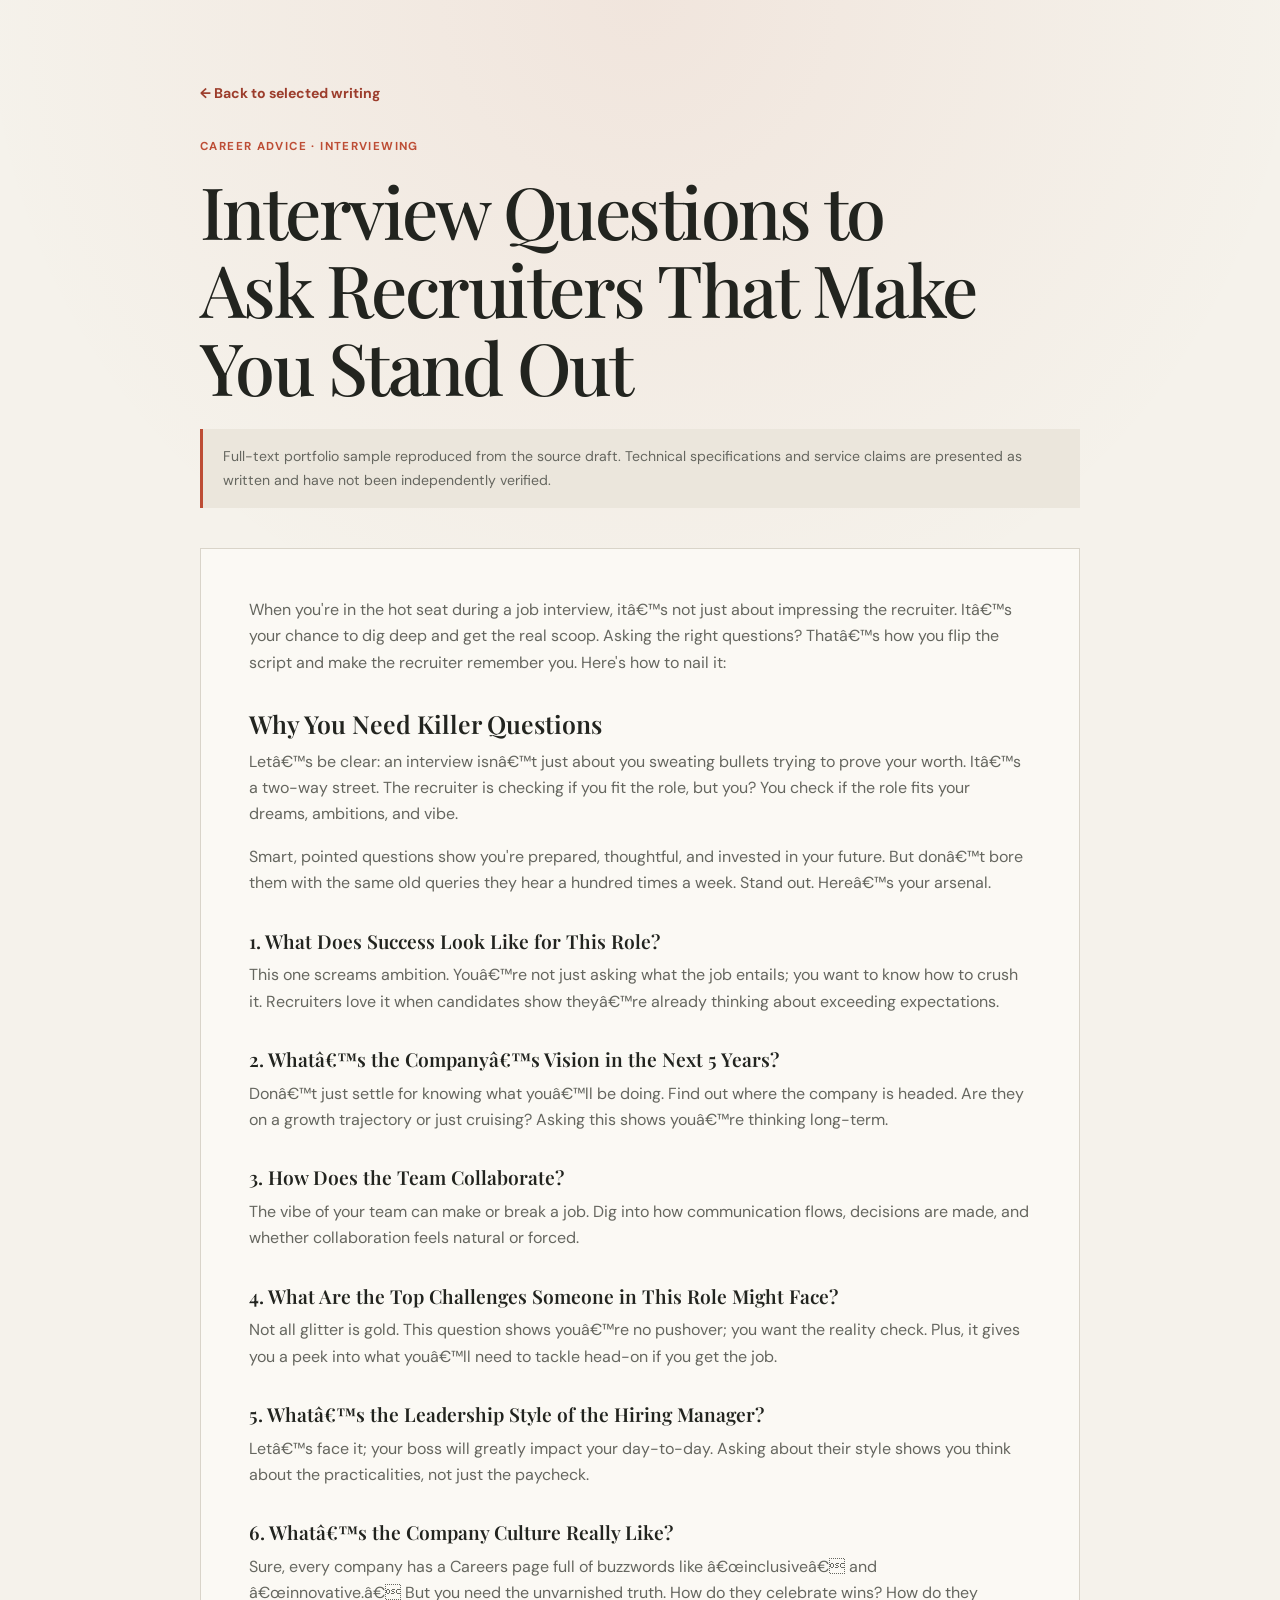
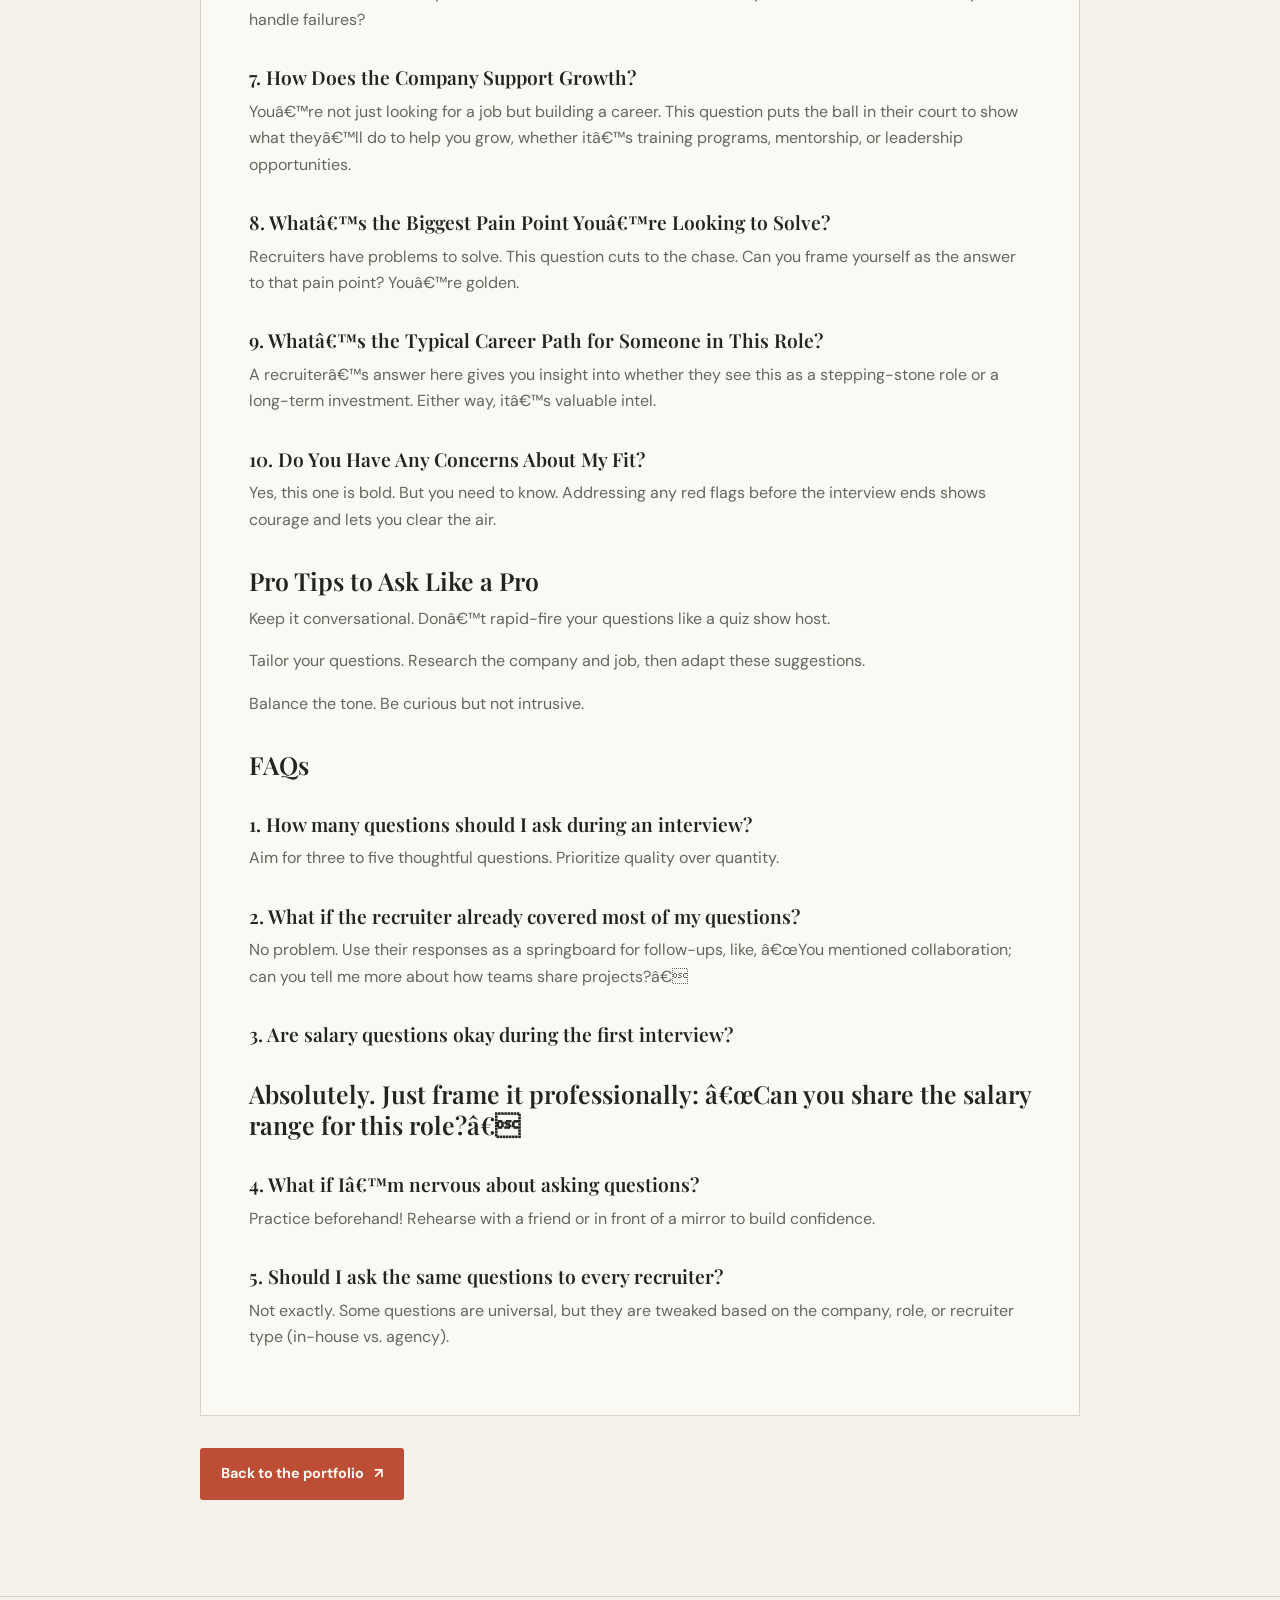
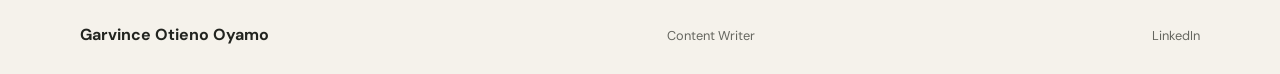
<file: recruiter-questions.html>
<!DOCTYPE html>
<html lang="en">
  <head>
    <meta charset="UTF-8" />
    <meta name="viewport" content="width=device-width, initial-scale=1.0" />
    <meta name="description" content="Interview Questions to Ask Recruiters That Make You Stand Out — full-text writing sample by Garvince Otieno Oyamo." />
    <title>Interview Questions to Ask Recruiters That Make You Stand Out — Writing Sample</title>
    <link rel="preconnect" href="https://fonts.googleapis.com" />
    <link rel="preconnect" href="https://fonts.gstatic.com" crossorigin />
    <link href="https://fonts.googleapis.com/css2?family=DM+Sans:wght@400;500;600;700&family=Playfair+Display:wght@500;600;700&display=swap" rel="stylesheet" />
    <link rel="stylesheet" href="styles.css" />
  </head>
  <body>
    <main class="sample-page container">
      <a class="sample-back" href="index.html#work">← Back to selected writing</a>
      <p class="section-tag">Career advice &#183; Interviewing</p>
      <h1>Interview Questions to Ask Recruiters That Make You Stand Out</h1>
      <p class="sample-note">Full-text portfolio sample reproduced from the source draft. Technical specifications and service claims are presented as written and have not been independently verified.</p>
      <article class="sample-document">
<p>When you&#39;re in the hot seat during a job interview, it&#226;€™s not just about impressing the recruiter. It&#226;€™s your chance to dig deep and get the real scoop. Asking the right questions? That&#226;€™s how you flip the script and make the recruiter remember you. Here&#39;s how to nail it:</p>
<h2>Why You Need Killer Questions</h2>
<p>Let&#226;€™s be clear: an interview isn&#226;€™t just about you sweating bullets trying to prove your worth. It&#226;€™s a two-way street. The recruiter is checking if you fit the role, but you? You check if the role fits your dreams, ambitions, and vibe.</p>
<p>Smart, pointed questions show you&#39;re prepared, thoughtful, and invested in your future. But don&#226;€™t bore them with the same old queries they hear a hundred times a week. Stand out. Here&#226;€™s your arsenal.</p>
<h3>1. What Does Success Look Like for This Role?</h3>
<p>This one screams ambition. You&#226;€™re not just asking what the job entails; you want to know how to crush it. Recruiters love it when candidates show they&#226;€™re already thinking about exceeding expectations.</p>
<h3>2. What&#226;€™s the Company&#226;€™s Vision in the Next 5 Years?</h3>
<p>Don&#226;€™t just settle for knowing what you&#226;€™ll be doing. Find out where the company is headed. Are they on a growth trajectory or just cruising? Asking this shows you&#226;€™re thinking long-term.</p>
<h3>3. How Does the Team Collaborate?</h3>
<p>The vibe of your team can make or break a job. Dig into how communication flows, decisions are made, and whether collaboration feels natural or forced.</p>
<h3>4. What Are the Top Challenges Someone in This Role Might Face?</h3>
<p>Not all glitter is gold. This question shows you&#226;€™re no pushover; you want the reality check. Plus, it gives you a peek into what you&#226;€™ll need to tackle head-on if you get the job.</p>
<h3>5. What&#226;€™s the Leadership Style of the Hiring Manager?</h3>
<p>Let&#226;€™s face it; your boss will greatly impact your day-to-day. Asking about their style shows you think about the practicalities, not just the paycheck.</p>
<h3>6. What&#226;€™s the Company Culture Really Like?</h3>
<p>Sure, every company has a Careers page full of buzzwords like &#226;€œinclusive&#226;€ and &#226;€œinnovative.&#226;€ But you need the unvarnished truth. How do they celebrate wins? How do they handle failures?</p>
<h3>7. How Does the Company Support Growth?</h3>
<p>You&#226;€™re not just looking for a job but building a career. This question puts the ball in their court to show what they&#226;€™ll do to help you grow, whether it&#226;€™s training programs, mentorship, or leadership opportunities.</p>
<h3>8. What&#226;€™s the Biggest Pain Point You&#226;€™re Looking to Solve?</h3>
<p>Recruiters have problems to solve. This question cuts to the chase. Can you frame yourself as the answer to that pain point? You&#226;€™re golden.</p>
<h3>9. What&#226;€™s the Typical Career Path for Someone in This Role?</h3>
<p>A recruiter&#226;€™s answer here gives you insight into whether they see this as a stepping-stone role or a long-term investment. Either way, it&#226;€™s valuable intel.</p>
<h3>10. Do You Have Any Concerns About My Fit?</h3>
<p>Yes, this one is bold. But you need to know. Addressing any red flags before the interview ends shows courage and lets you clear the air.</p>
<h2>Pro Tips to Ask Like a Pro</h2>
<p>Keep it conversational. Don&#226;€™t rapid-fire your questions like a quiz show host.</p>
<p>Tailor your questions. Research the company and job, then adapt these suggestions.</p>
<p>Balance the tone. Be curious but not intrusive.</p>
<h2>FAQs</h2>
<h3>1. How many questions should I ask during an interview?</h3>
<p>Aim for three to five thoughtful questions. Prioritize quality over quantity.</p>
<h3>2. What if the recruiter already covered most of my questions?</h3>
<p>No problem. Use their responses as a springboard for follow-ups, like, &#226;€œYou mentioned collaboration; can you tell me more about how teams share projects?&#226;€</p>
<h3>3. Are salary questions okay during the first interview?</h3>
<h2>Absolutely. Just frame it professionally: &#226;€œCan you share the salary range for this role?&#226;€</h2>
<h3>4. What if I&#226;€™m nervous about asking questions?</h3>
<p>Practice beforehand! Rehearse with a friend or in front of a mirror to build confidence.</p>
<h3>5. Should I ask the same questions to every recruiter?</h3>
<p>Not exactly. Some questions are universal, but they are tweaked based on the company, role, or recruiter type (in-house vs. agency).</p>
      </article>
      <a class="btn btn-primary sample-return" href="index.html#work">Back to the portfolio <span aria-hidden="true">↗</span></a>
    </main>
    <footer class="site-footer">
      <div class="container footer-wrap">
        <a class="footer-brand" href="index.html#top">Garvince Otieno Oyamo</a>
        <p>Content Writer</p>
        <div class="footer-links"><a href="https://www.linkedin.com/in/garvince-oyamo/" target="_blank" rel="noopener noreferrer">LinkedIn</a></div>
      </div>
    </footer>
  </body>
</html>
</file>
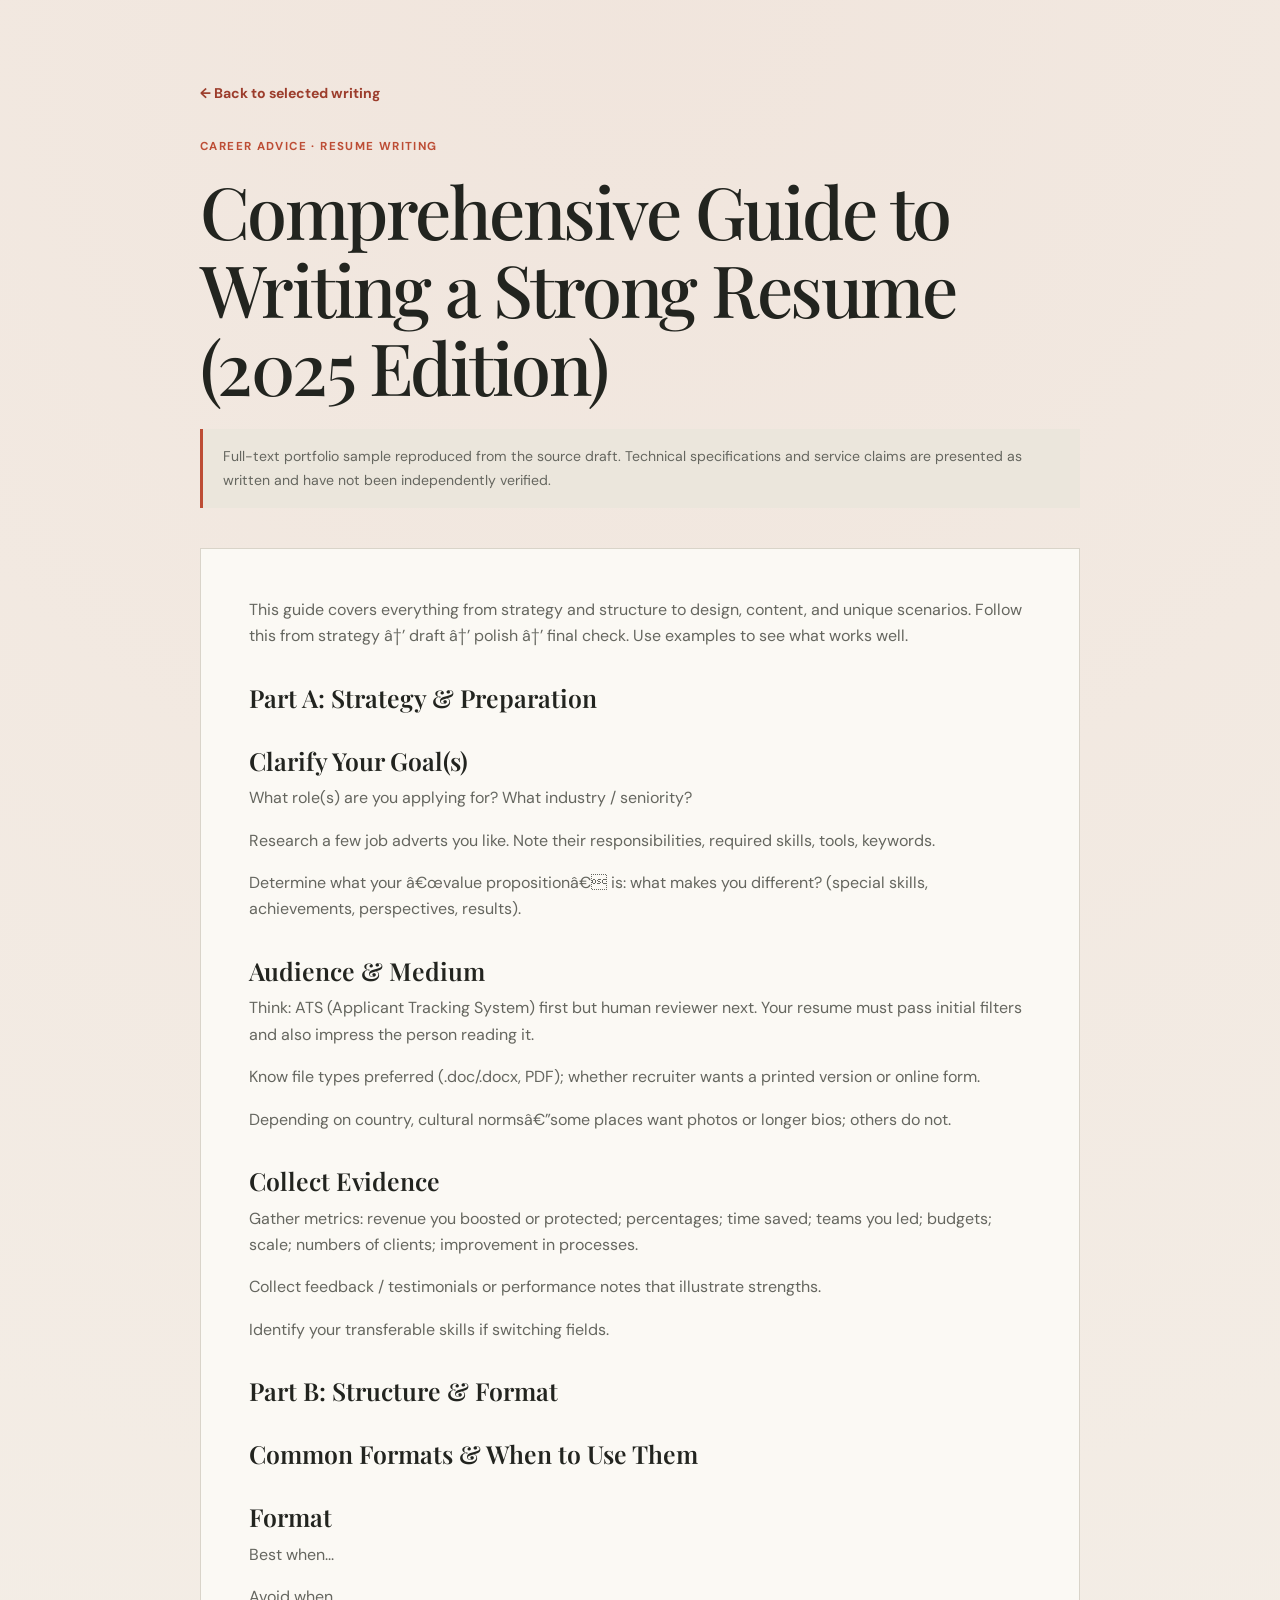
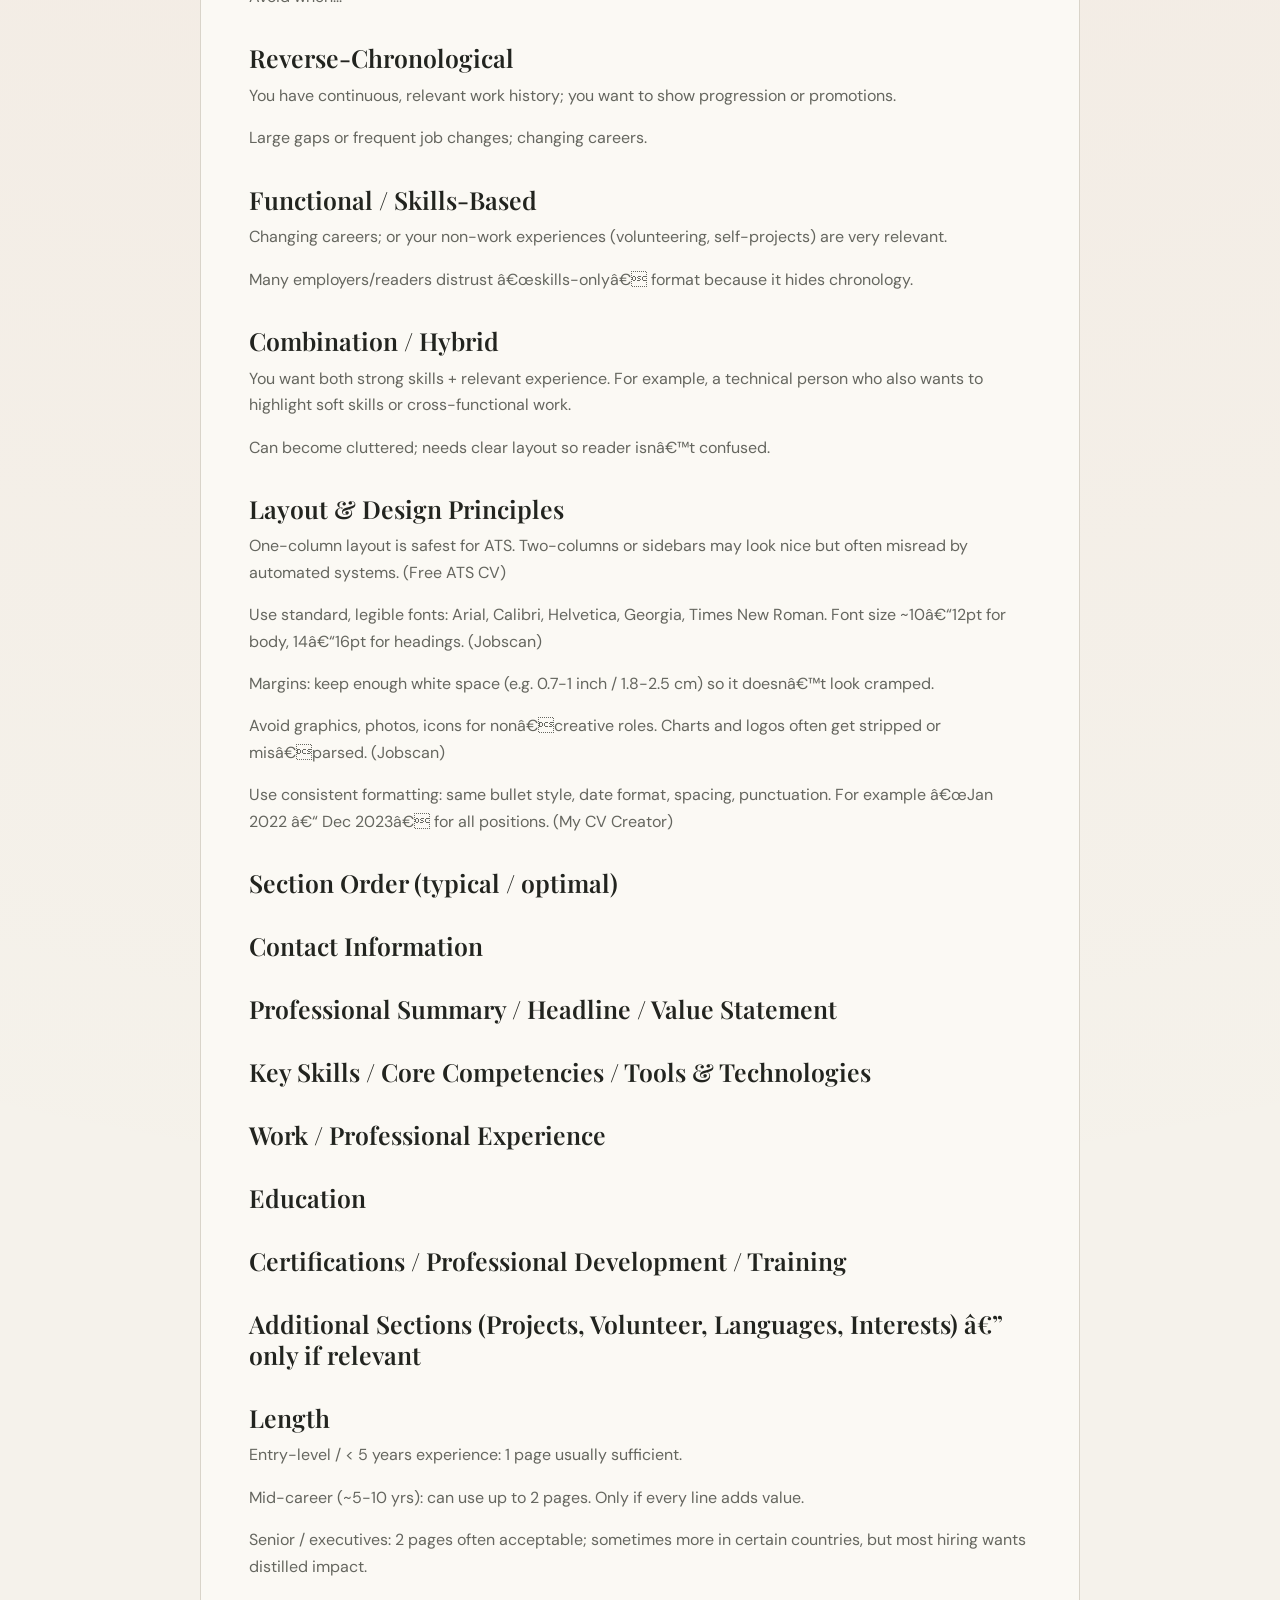
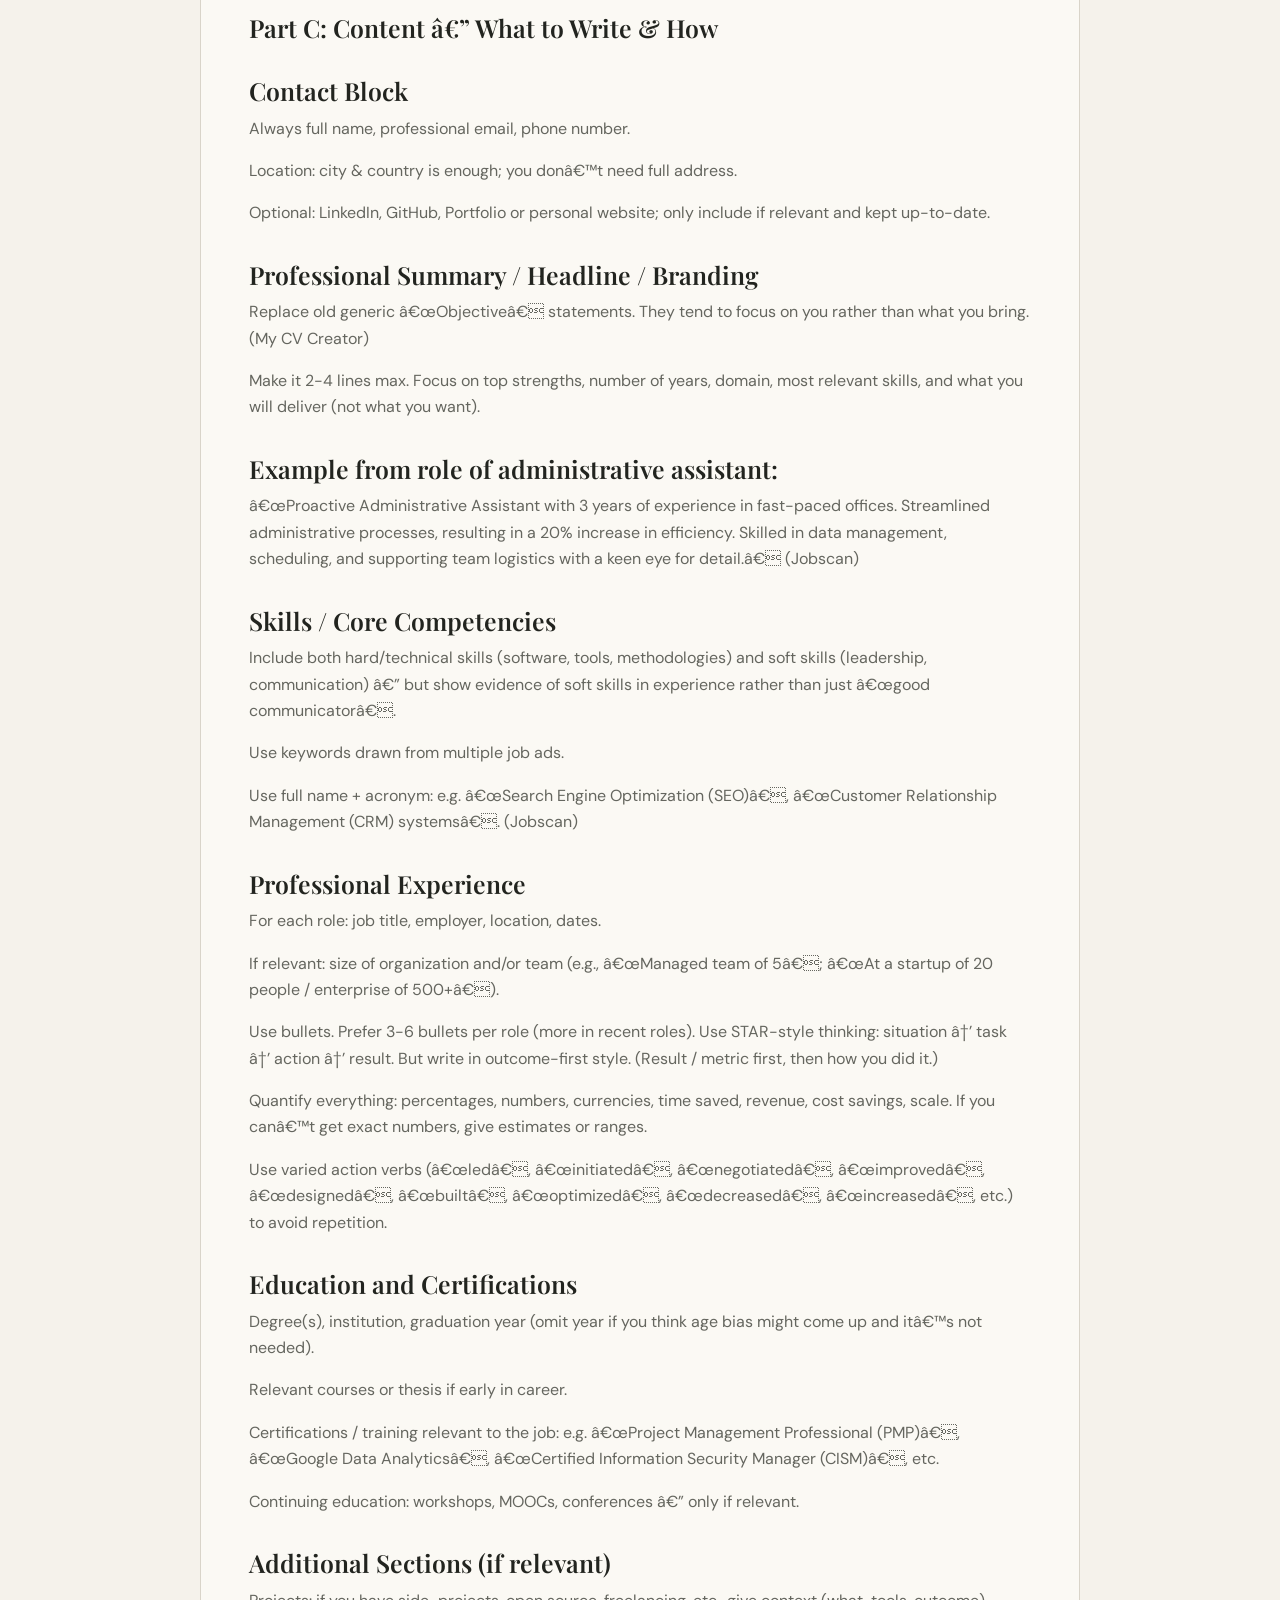
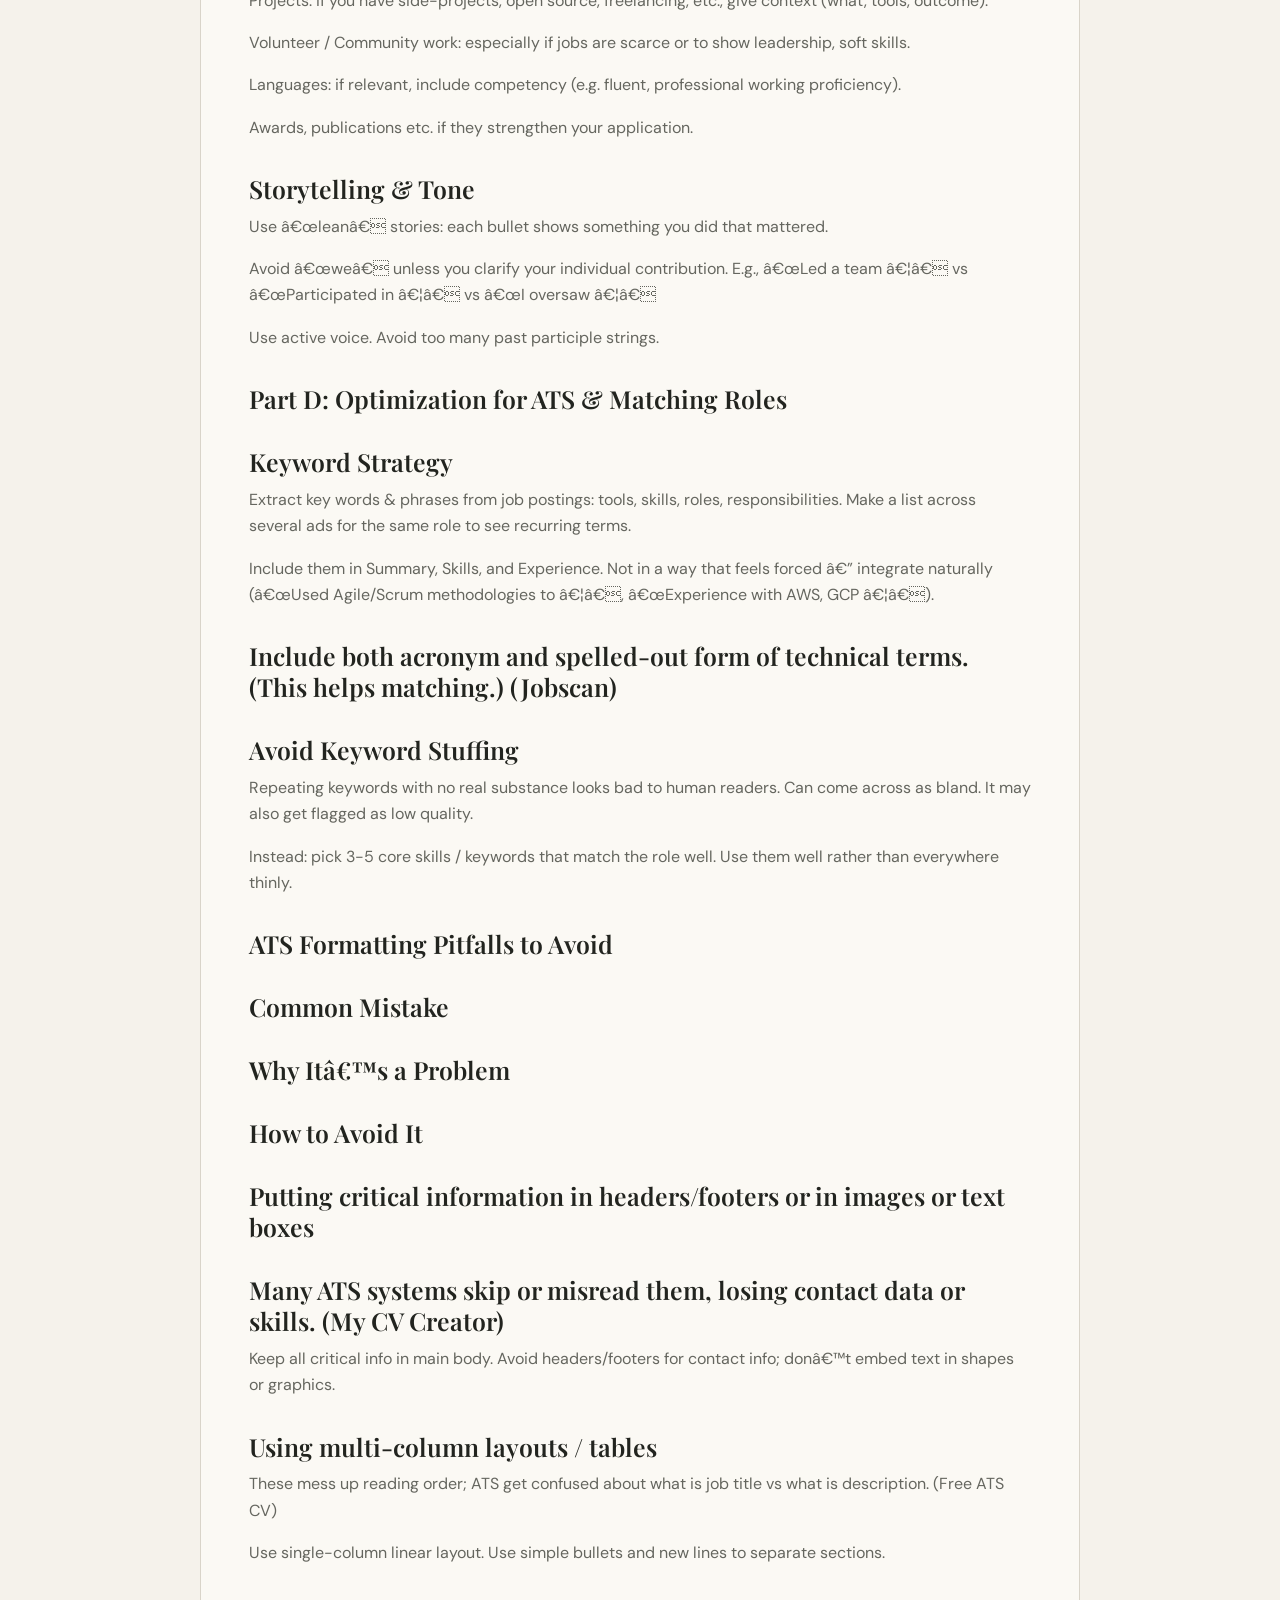
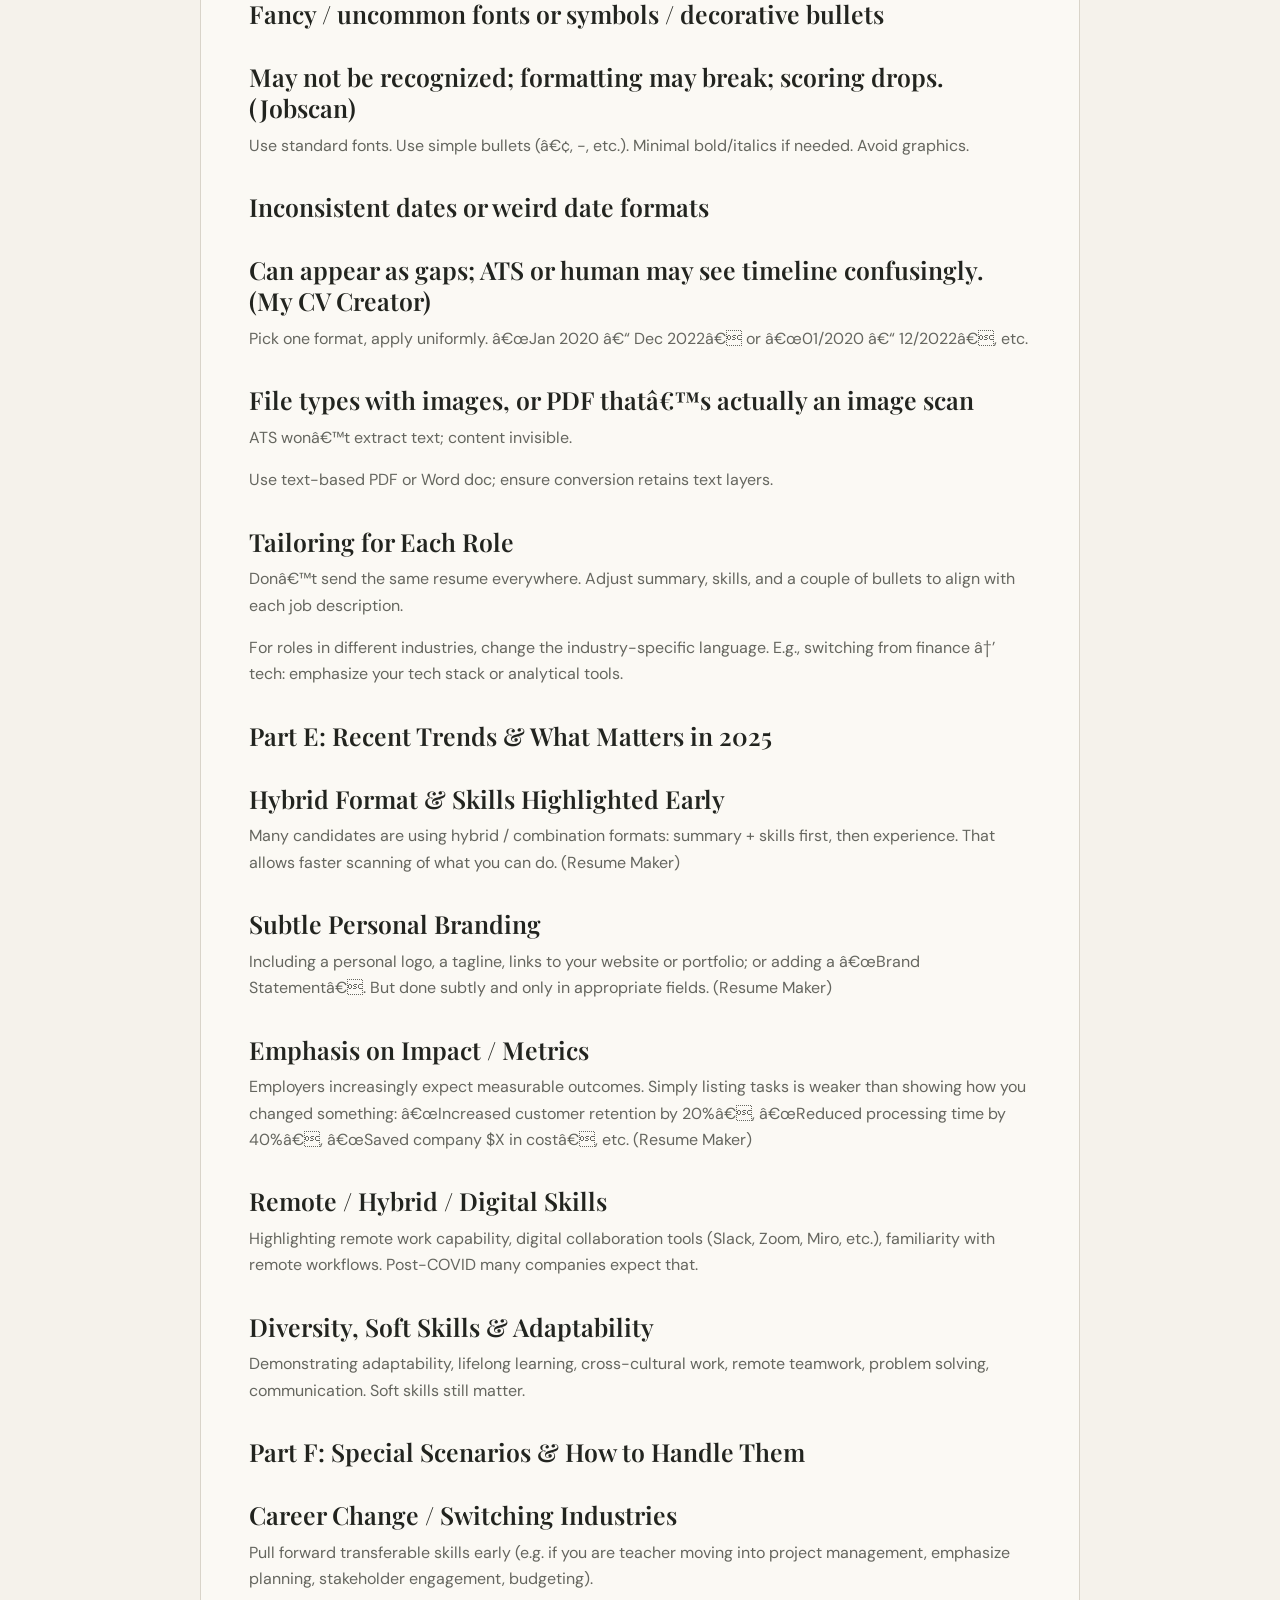
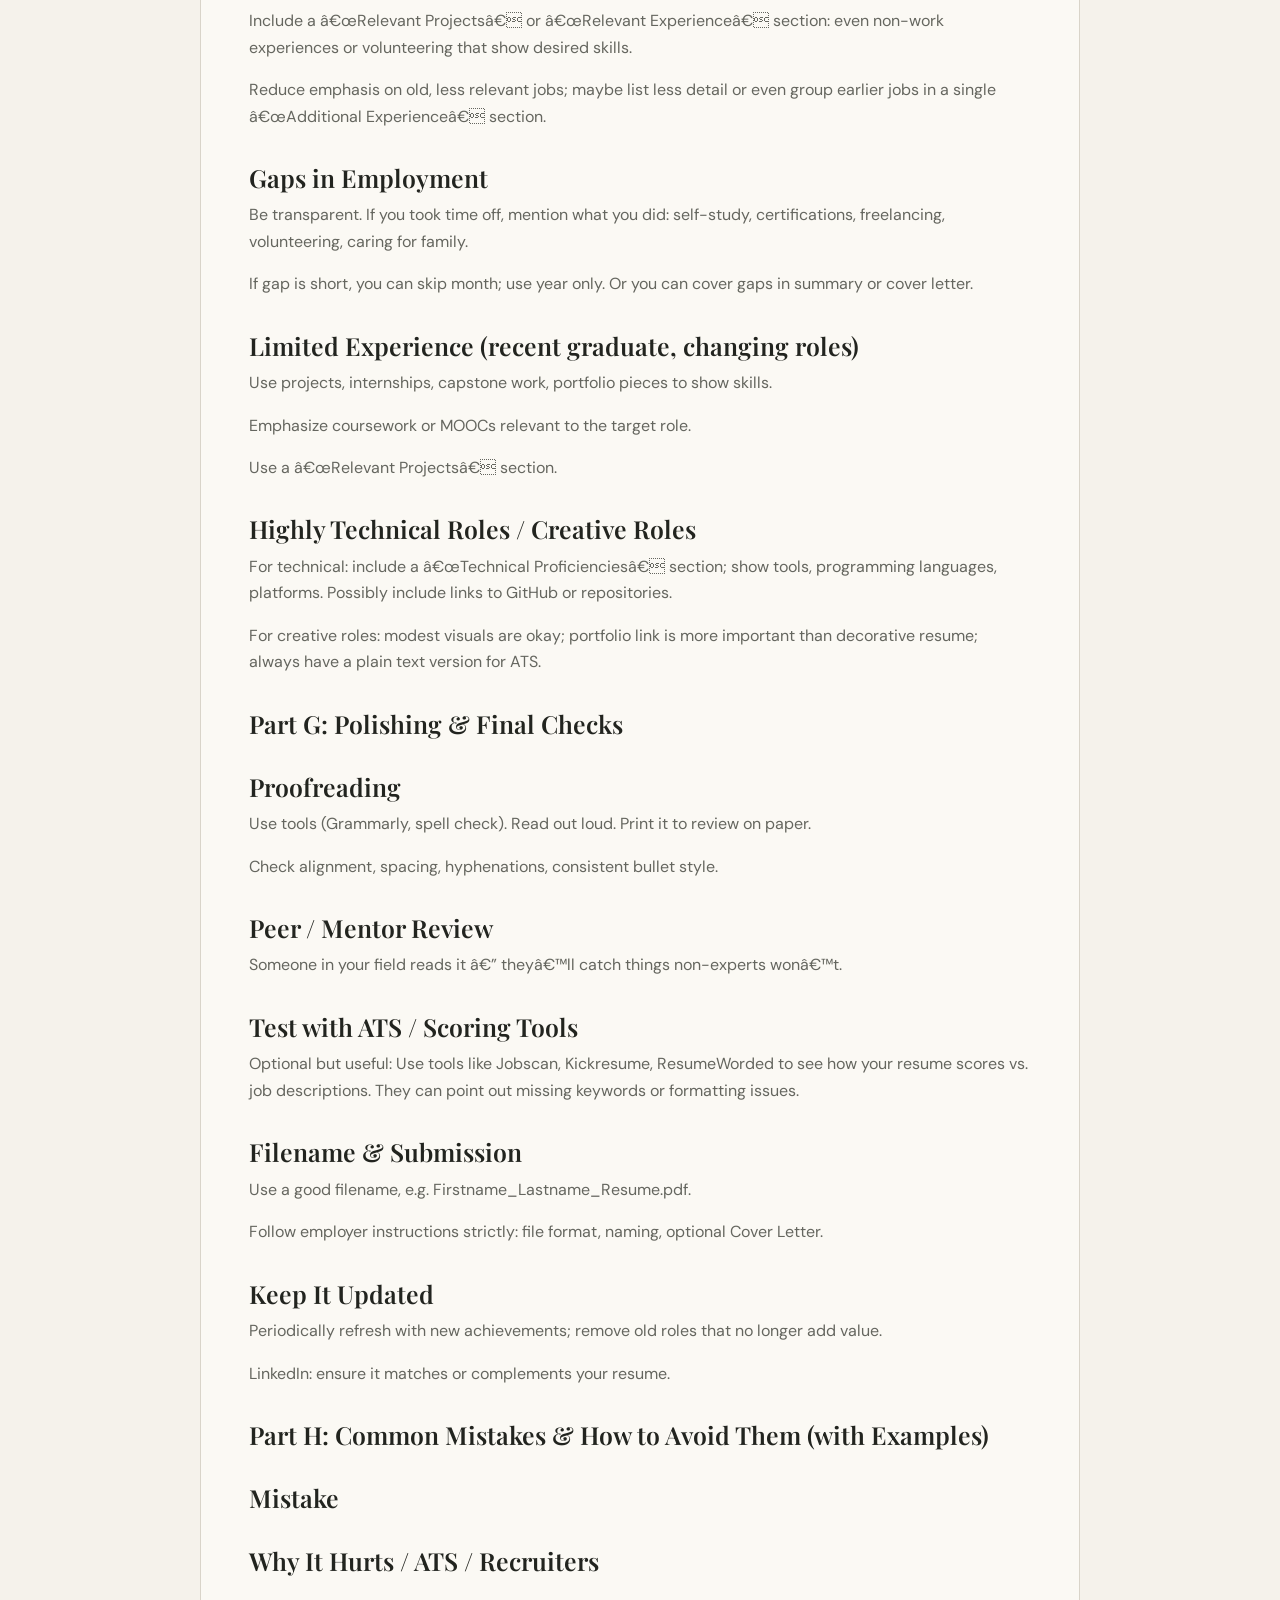
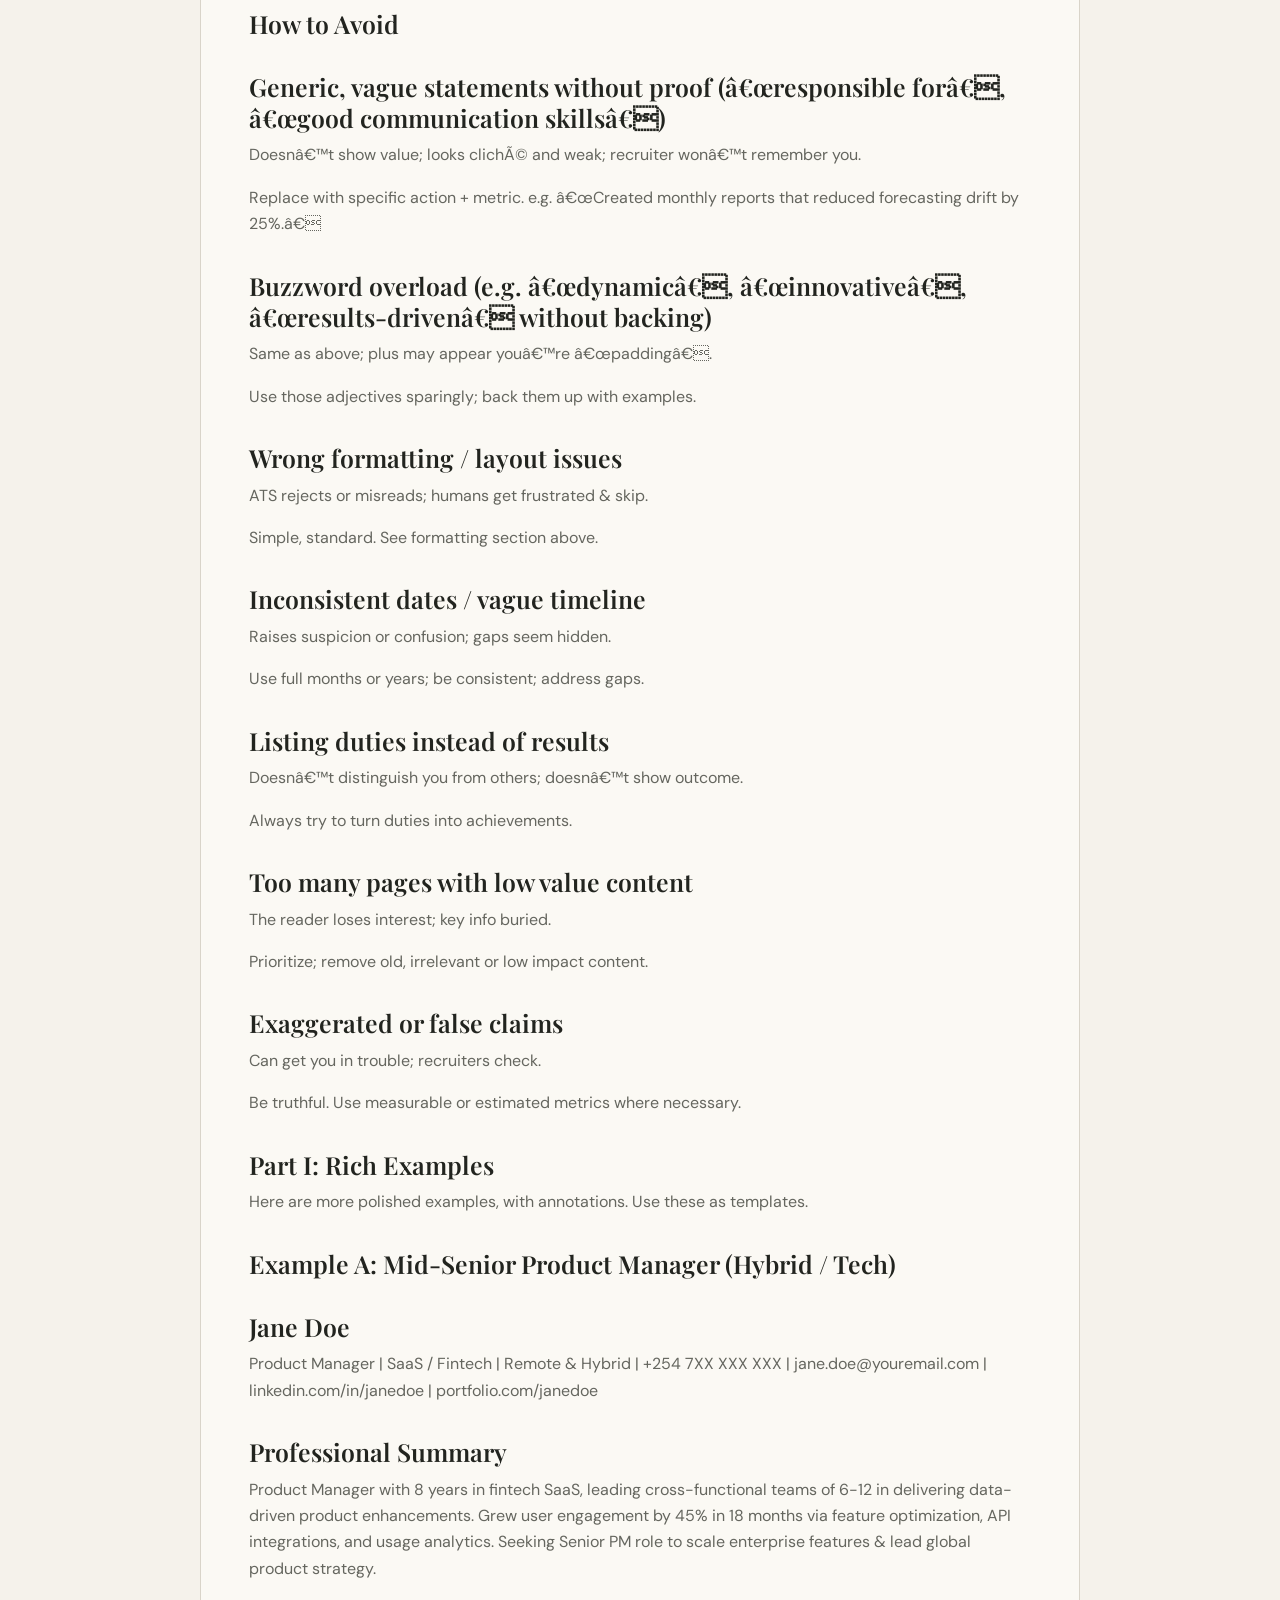
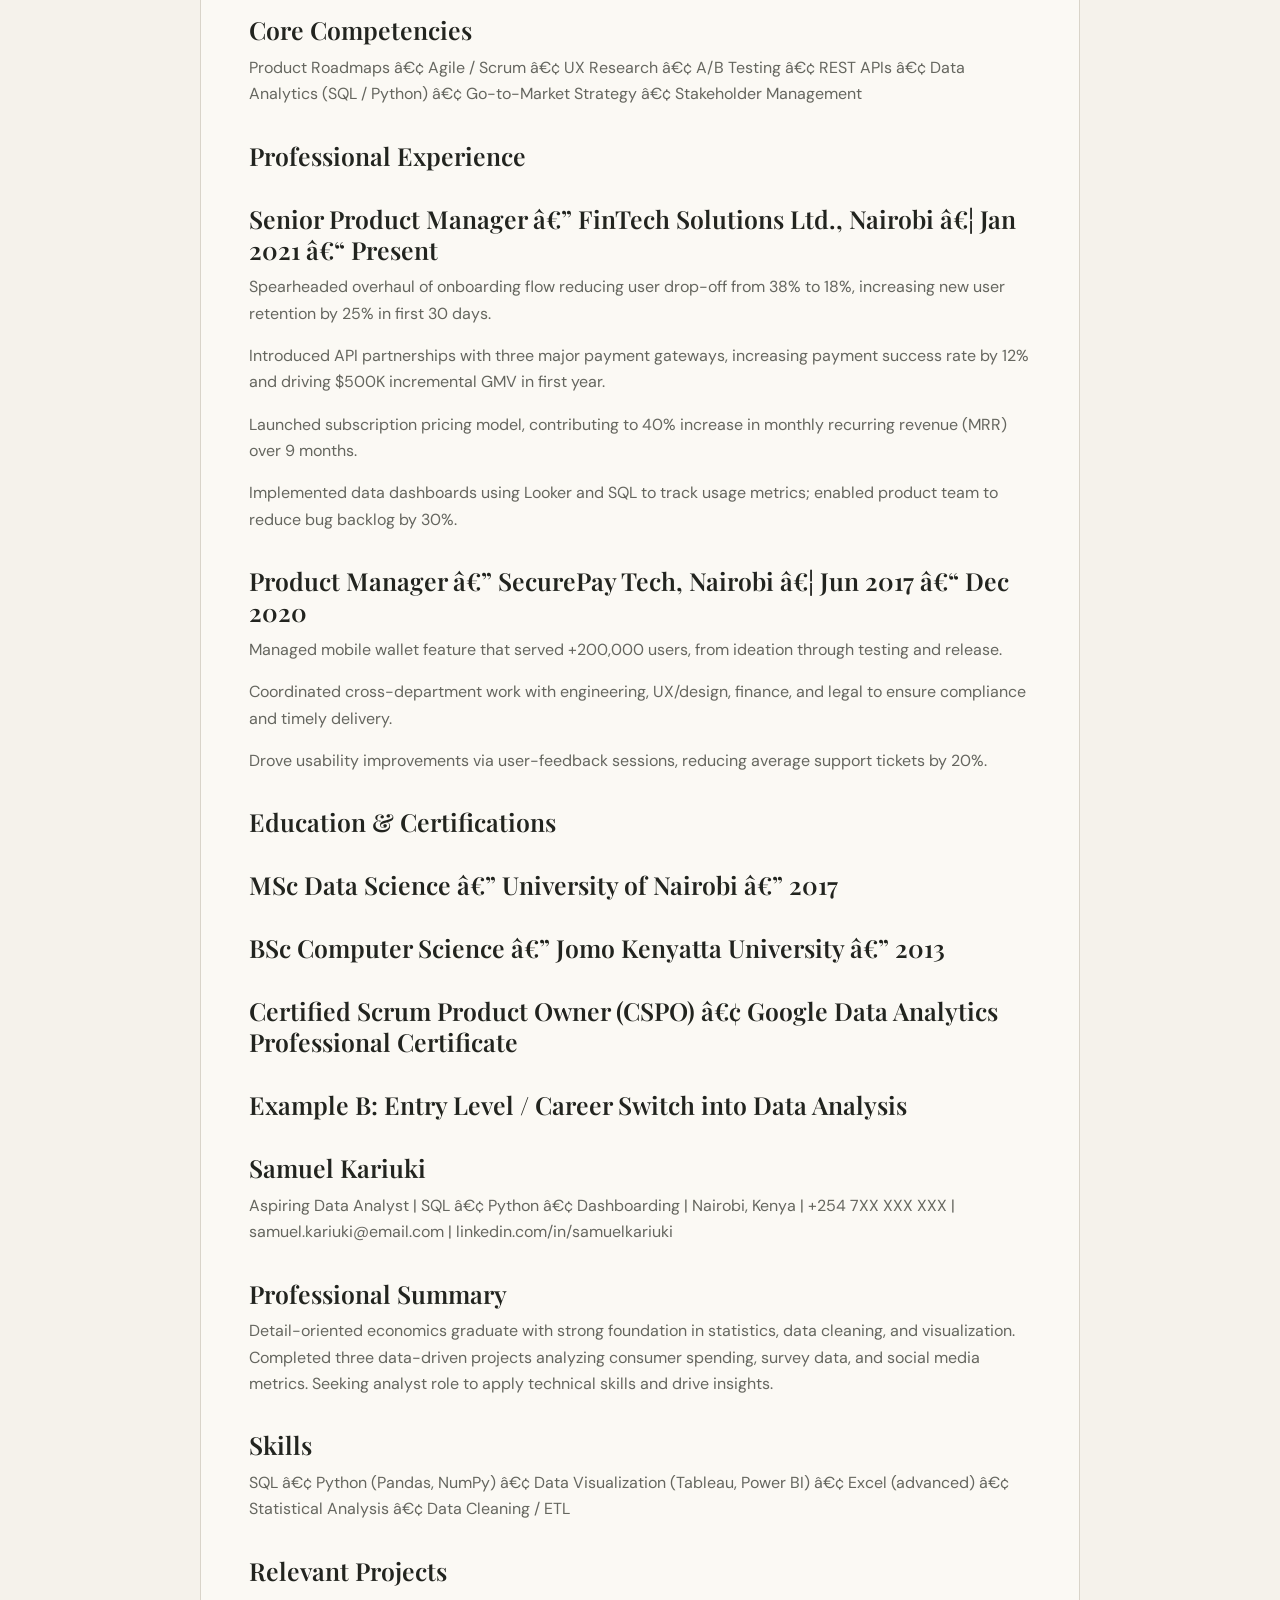
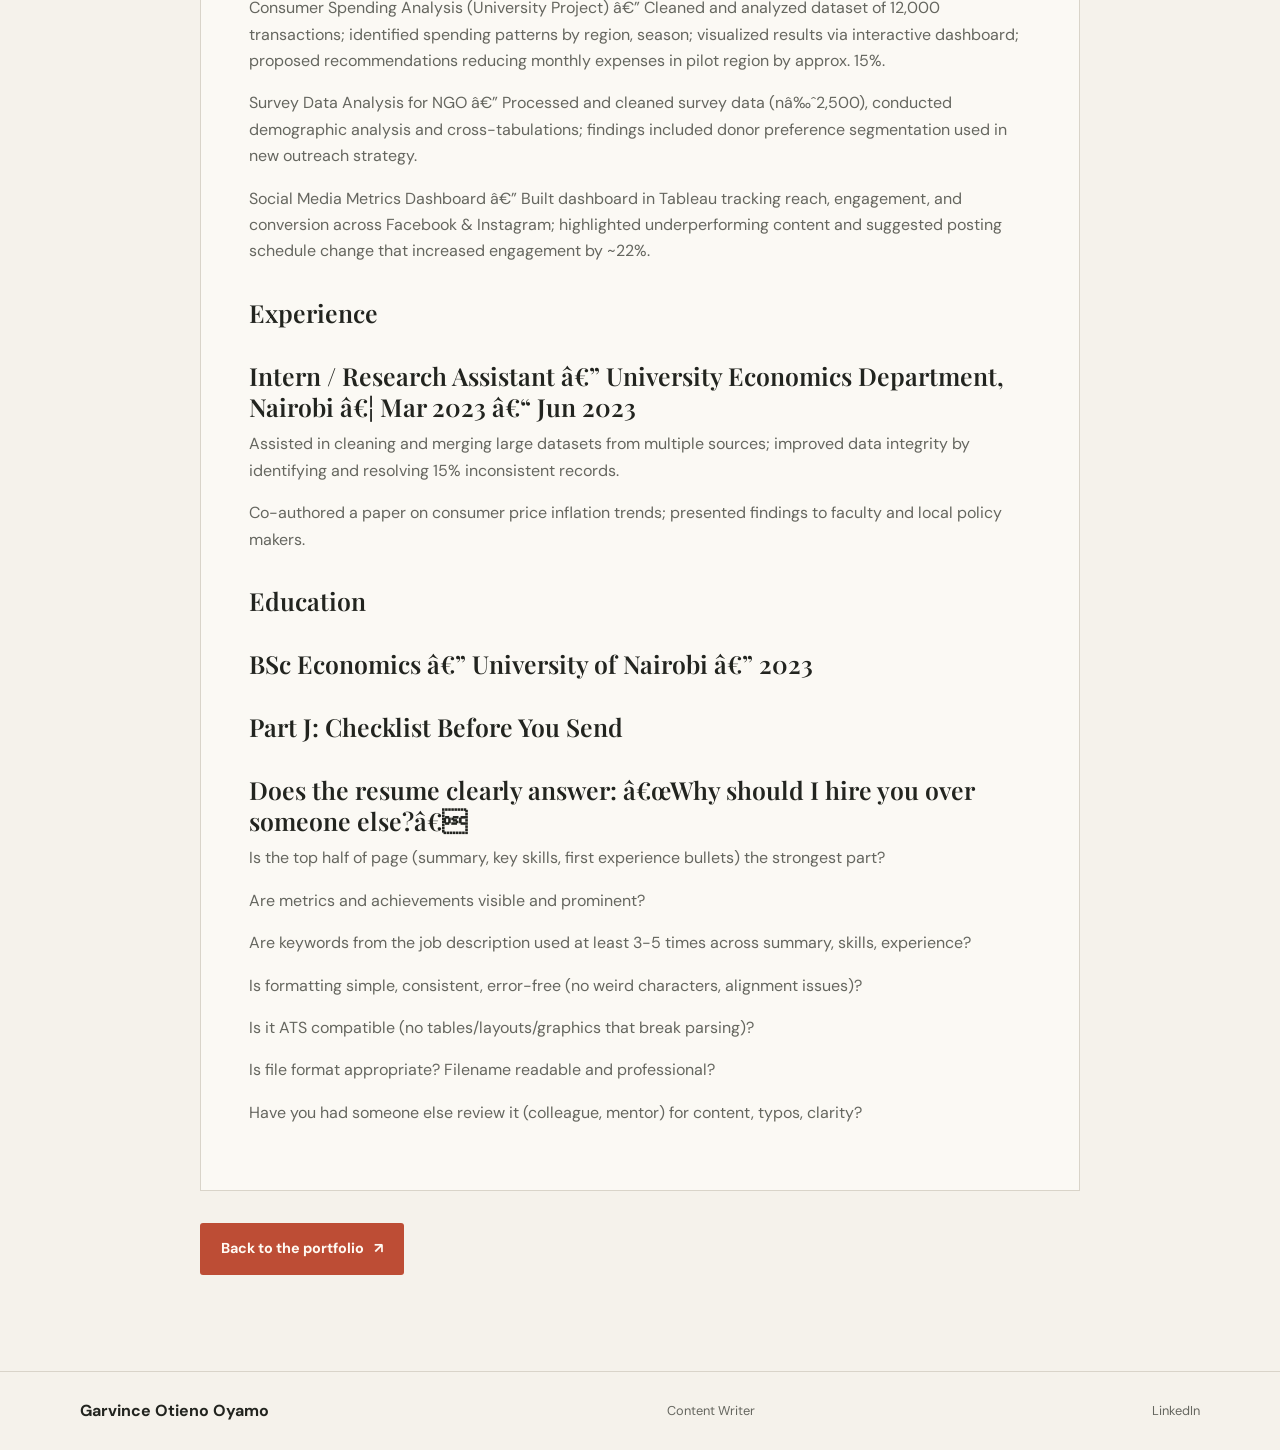
<file: resume-guide.html>
<!DOCTYPE html>
<html lang="en">
  <head>
    <meta charset="UTF-8" />
    <meta name="viewport" content="width=device-width, initial-scale=1.0" />
    <meta name="description" content="Comprehensive Guide to Writing a Strong Resume (2025 Edition) — full-text writing sample by Garvince Otieno Oyamo." />
    <title>Comprehensive Guide to Writing a Strong Resume (2025 Edition) — Writing Sample</title>
    <link rel="preconnect" href="https://fonts.googleapis.com" />
    <link rel="preconnect" href="https://fonts.gstatic.com" crossorigin />
    <link href="https://fonts.googleapis.com/css2?family=DM+Sans:wght@400;500;600;700&family=Playfair+Display:wght@500;600;700&display=swap" rel="stylesheet" />
    <link rel="stylesheet" href="styles.css" />
  </head>
  <body>
    <main class="sample-page container">
      <a class="sample-back" href="index.html#work">← Back to selected writing</a>
      <p class="section-tag">Career advice &#183; Resume writing</p>
      <h1>Comprehensive Guide to Writing a Strong Resume (2025 Edition)</h1>
      <p class="sample-note">Full-text portfolio sample reproduced from the source draft. Technical specifications and service claims are presented as written and have not been independently verified.</p>
      <article class="sample-document">
<p>This guide covers everything from strategy and structure to design, content, and unique scenarios. Follow this from strategy &#226;†’ draft &#226;†’ polish &#226;†’ final check. Use examples to see what works well.</p>
<h2>Part A: Strategy &amp; Preparation</h2>
<h2>Clarify Your Goal(s)</h2>
<p>What role(s) are you applying for? What industry / seniority?</p>
<p>Research a few job adverts you like. Note their responsibilities, required skills, tools, keywords.</p>
<p>Determine what your &#226;€œvalue proposition&#226;€ is: what makes you different? (special skills, achievements, perspectives, results).</p>
<h2>Audience &amp; Medium</h2>
<p>Think: ATS (Applicant Tracking System) first but human reviewer next. Your resume must pass initial filters and also impress the person reading it.</p>
<p>Know file types preferred (.doc/.docx, PDF); whether recruiter wants a printed version or online form.</p>
<p>Depending on country, cultural norms&#226;€”some places want photos or longer bios; others do not.</p>
<h2>Collect Evidence</h2>
<p>Gather metrics: revenue you boosted or protected; percentages; time saved; teams you led; budgets; scale; numbers of clients; improvement in processes.</p>
<p>Collect feedback / testimonials or performance notes that illustrate strengths.</p>
<p>Identify your transferable skills if switching fields.</p>
<h2>Part B: Structure &amp; Format</h2>
<h2>Common Formats &amp; When to Use Them</h2>
<h2>Format</h2>
<p>Best when...</p>
<p>Avoid when...</p>
<h2>Reverse-Chronological</h2>
<p>You have continuous, relevant work history; you want to show progression or promotions.</p>
<p>Large gaps or frequent job changes; changing careers.</p>
<h2>Functional / Skills-Based</h2>
<p>Changing careers; or your non-work experiences (volunteering, self-projects) are very relevant.</p>
<p>Many employers/readers distrust &#226;€œskills-only&#226;€ format because it hides chronology.</p>
<h2>Combination / Hybrid</h2>
<p>You want both strong skills + relevant experience. For example, a technical person who also wants to highlight soft skills or cross-functional work.</p>
<p>Can become cluttered; needs clear layout so reader isn&#226;€™t confused.</p>
<h2>Layout &amp; Design Principles</h2>
<p>One-column layout is safest for ATS. Two-columns or sidebars may look nice but often misread by automated systems. (Free ATS CV)</p>
<p>Use standard, legible fonts: Arial, Calibri, Helvetica, Georgia, Times New Roman. Font size ~10&#226;€“12pt for body, 14&#226;€“16pt for headings. (Jobscan)</p>
<p>Margins: keep enough white space (e.g. 0.7-1 inch / 1.8-2.5 cm) so it doesn&#226;€™t look cramped.</p>
<p>Avoid graphics, photos, icons for non&#226;€creative roles. Charts and logos often get stripped or mis&#226;€parsed. (Jobscan)</p>
<p>Use consistent formatting: same bullet style, date format, spacing, punctuation. For example &#226;€œJan 2022 &#226;€“ Dec 2023&#226;€ for all positions. (My CV Creator)</p>
<h2>Section Order (typical / optimal)</h2>
<h2>Contact Information</h2>
<h2>Professional Summary / Headline / Value Statement</h2>
<h2>Key Skills / Core Competencies / Tools &amp; Technologies</h2>
<h2>Work / Professional Experience</h2>
<h2>Education</h2>
<h2>Certifications / Professional Development / Training</h2>
<h2>Additional Sections (Projects, Volunteer, Languages, Interests) &#226;€” only if relevant</h2>
<h2>Length</h2>
<p>Entry-level / &lt; 5 years experience: 1 page usually sufficient.</p>
<p>Mid-career (~5-10 yrs): can use up to 2 pages. Only if every line adds value.</p>
<p>Senior / executives: 2 pages often acceptable; sometimes more in certain countries, but most hiring wants distilled impact.</p>
<h2>Part C: Content &#226;€” What to Write &amp; How</h2>
<h2>Contact Block</h2>
<p>Always full name, professional email, phone number.</p>
<p>Location: city &amp; country is enough; you don&#226;€™t need full address.</p>
<p>Optional: LinkedIn, GitHub, Portfolio or personal website; only include if relevant and kept up-to-date.</p>
<h2>Professional Summary / Headline / Branding</h2>
<p>Replace old generic &#226;€œObjective&#226;€ statements. They tend to focus on you rather than what you bring.  (My CV Creator)</p>
<p>Make it 2-4 lines max. Focus on top strengths, number of years, domain, most relevant skills, and what you will deliver (not what you want).</p>
<h2>Example from role of administrative assistant:</h2>
<p>&#226;€œProactive Administrative Assistant with 3 years of experience in fast-paced offices. Streamlined administrative processes, resulting in a 20% increase in efficiency. Skilled in data management, scheduling, and supporting team logistics with a keen eye for detail.&#226;€ (Jobscan)</p>
<h2>Skills / Core Competencies</h2>
<p>Include both hard/technical skills (software, tools, methodologies) and soft skills (leadership, communication) &#226;€” but show evidence of soft skills in experience rather than just &#226;€œgood communicator&#226;€.</p>
<p>Use keywords drawn from multiple job ads.</p>
<p>Use full name + acronym: e.g. &#226;€œSearch Engine Optimization (SEO)&#226;€, &#226;€œCustomer Relationship Management (CRM) systems&#226;€. (Jobscan)</p>
<h2>Professional Experience</h2>
<p>For each role: job title, employer, location, dates.</p>
<p>If relevant: size of organization and/or team (e.g., &#226;€œManaged team of 5&#226;€; &#226;€œAt a startup of 20 people / enterprise of 500+&#226;€).</p>
<p>Use bullets. Prefer 3-6 bullets per role (more in recent roles). Use STAR-style thinking: situation &#226;†’ task &#226;†’ action &#226;†’ result. But write in outcome-first style. (Result / metric first, then how you did it.)</p>
<p>Quantify everything: percentages, numbers, currencies, time saved, revenue, cost savings, scale. If you can&#226;€™t get exact numbers, give estimates or ranges.</p>
<p>Use varied action verbs (&#226;€œled&#226;€, &#226;€œinitiated&#226;€, &#226;€œnegotiated&#226;€, &#226;€œimproved&#226;€, &#226;€œdesigned&#226;€, &#226;€œbuilt&#226;€, &#226;€œoptimized&#226;€, &#226;€œdecreased&#226;€, &#226;€œincreased&#226;€, etc.) to avoid repetition.</p>
<h2>Education and Certifications</h2>
<p>Degree(s), institution, graduation year (omit year if you think age bias might come up and it&#226;€™s not needed).</p>
<p>Relevant courses or thesis if early in career.</p>
<p>Certifications / training relevant to the job: e.g. &#226;€œProject Management Professional (PMP)&#226;€, &#226;€œGoogle Data Analytics&#226;€, &#226;€œCertified Information Security Manager (CISM)&#226;€, etc.</p>
<p>Continuing education: workshops, MOOCs, conferences &#226;€” only if relevant.</p>
<h2>Additional Sections (if relevant)</h2>
<p>Projects: if you have side-projects, open source, freelancing, etc., give context (what, tools, outcome).</p>
<p>Volunteer / Community work: especially if jobs are scarce or to show leadership, soft skills.</p>
<p>Languages: if relevant, include competency (e.g. fluent, professional working proficiency).</p>
<p>Awards, publications etc. if they strengthen your application.</p>
<h2>Storytelling &amp; Tone</h2>
<p>Use &#226;€œlean&#226;€ stories: each bullet shows something you did that mattered.</p>
<p>Avoid &#226;€œwe&#226;€ unless you clarify your individual contribution. E.g., &#226;€œLed a team &#226;€&#166;&#226;€ vs &#226;€œParticipated in &#226;€&#166;&#226;€ vs &#226;€œI oversaw &#226;€&#166;&#226;€</p>
<p>Use active voice. Avoid too many past participle strings.</p>
<h2>Part D: Optimization for ATS &amp; Matching Roles</h2>
<h2>Keyword Strategy</h2>
<p>Extract key words &amp; phrases from job postings: tools, skills, roles, responsibilities. Make a list across several ads for the same role to see recurring terms.</p>
<p>Include them in Summary, Skills, and Experience. Not in a way that feels forced &#226;€” integrate naturally (&#226;€œUsed Agile/Scrum methodologies to &#226;€&#166;&#226;€, &#226;€œExperience with AWS, GCP &#226;€&#166;&#226;€).</p>
<h2>Include both acronym and spelled-out form of technical terms. (This helps matching.) (Jobscan)</h2>
<h2>Avoid Keyword Stuffing</h2>
<p>Repeating keywords with no real substance looks bad to human readers. Can come across as bland. It may also get flagged as low quality.</p>
<p>Instead: pick 3-5 core skills / keywords that match the role well. Use them well rather than everywhere thinly.</p>
<h2>ATS Formatting Pitfalls to Avoid</h2>
<h2>Common Mistake</h2>
<h2>Why It&#226;€™s a Problem</h2>
<h2>How to Avoid It</h2>
<h2>Putting critical information in headers/footers or in images or text boxes</h2>
<h2>Many ATS systems skip or misread them, losing contact data or skills. (My CV Creator)</h2>
<p>Keep all critical info in main body. Avoid headers/footers for contact info; don&#226;€™t embed text in shapes or graphics.</p>
<h2>Using multi-column layouts / tables</h2>
<p>These mess up reading order; ATS get confused about what is job title vs what is description. (Free ATS CV)</p>
<p>Use single-column linear layout. Use simple bullets and new lines to separate sections.</p>
<h2>Fancy / uncommon fonts or symbols / decorative bullets</h2>
<h2>May not be recognized; formatting may break; scoring drops. (Jobscan)</h2>
<p>Use standard fonts. Use simple bullets (&#226;€&#162;, -, etc.). Minimal bold/italics if needed. Avoid graphics.</p>
<h2>Inconsistent dates or weird date formats</h2>
<h2>Can appear as gaps; ATS or human may see timeline confusingly. (My CV Creator)</h2>
<p>Pick one format, apply uniformly. &#226;€œJan 2020 &#226;€“ Dec 2022&#226;€ or &#226;€œ01/2020 &#226;€“ 12/2022&#226;€, etc.</p>
<h2>File types with images, or PDF that&#226;€™s actually an image scan</h2>
<p>ATS won&#226;€™t extract text; content invisible.</p>
<p>Use text-based PDF or Word doc; ensure conversion retains text layers.</p>
<h2>Tailoring for Each Role</h2>
<p>Don&#226;€™t send the same resume everywhere. Adjust summary, skills, and a couple of bullets to align with each job description.</p>
<p>For roles in different industries, change the industry-specific language. E.g., switching from finance &#226;†’ tech: emphasize your tech stack or analytical tools.</p>
<h2>Part E: Recent Trends &amp; What Matters in 2025</h2>
<h2>Hybrid Format &amp; Skills Highlighted Early</h2>
<p>Many candidates are using hybrid / combination formats: summary + skills first, then experience. That allows faster scanning of what you can do. (Resume Maker)</p>
<h2>Subtle Personal Branding</h2>
<p>Including a personal logo, a tagline, links to your website or portfolio; or adding a &#226;€œBrand Statement&#226;€. But done subtly and only in appropriate fields. (Resume Maker)</p>
<h2>Emphasis on Impact / Metrics</h2>
<p>Employers increasingly expect measurable outcomes. Simply listing tasks is weaker than showing how you changed something: &#226;€œIncreased customer retention by 20%&#226;€, &#226;€œReduced processing time by 40%&#226;€, &#226;€œSaved company $X in cost&#226;€, etc. (Resume Maker)</p>
<h2>Remote / Hybrid / Digital Skills</h2>
<p>Highlighting remote work capability, digital collaboration tools (Slack, Zoom, Miro, etc.), familiarity with remote workflows. Post-COVID many companies expect that.</p>
<h2>Diversity, Soft Skills &amp; Adaptability</h2>
<p>Demonstrating adaptability, lifelong learning, cross-cultural work, remote teamwork, problem solving, communication. Soft skills still matter.</p>
<h2>Part F: Special Scenarios &amp; How to Handle Them</h2>
<h2>Career Change / Switching Industries</h2>
<p>Pull forward transferable skills early (e.g. if you are teacher moving into project management, emphasize planning, stakeholder engagement, budgeting).</p>
<p>Include a &#226;€œRelevant Projects&#226;€ or &#226;€œRelevant Experience&#226;€ section: even non-work experiences or volunteering that show desired skills.</p>
<p>Reduce emphasis on old, less relevant jobs; maybe list less detail or even group earlier jobs in a single &#226;€œAdditional Experience&#226;€ section.</p>
<h2>Gaps in Employment</h2>
<p>Be transparent. If you took time off, mention what you did: self-study, certifications, freelancing, volunteering, caring for family.</p>
<p>If gap is short, you can skip month; use year only. Or you can cover gaps in summary or cover letter.</p>
<h2>Limited Experience (recent graduate, changing roles)</h2>
<p>Use projects, internships, capstone work, portfolio pieces to show skills.</p>
<p>Emphasize coursework or MOOCs relevant to the target role.</p>
<p>Use a &#226;€œRelevant Projects&#226;€ section.</p>
<h2>Highly Technical Roles / Creative Roles</h2>
<p>For technical: include a &#226;€œTechnical Proficiencies&#226;€ section; show tools, programming languages, platforms. Possibly include links to GitHub or repositories.</p>
<p>For creative roles: modest visuals are okay; portfolio link is more important than decorative resume; always have a plain text version for ATS.</p>
<h2>Part G: Polishing &amp; Final Checks</h2>
<h2>Proofreading</h2>
<p>Use tools (Grammarly, spell check). Read out loud. Print it to review on paper.</p>
<p>Check alignment, spacing, hyphenations, consistent bullet style.</p>
<h2>Peer / Mentor Review</h2>
<p>Someone in your field reads it &#226;€” they&#226;€™ll catch things non-experts won&#226;€™t.</p>
<h2>Test with ATS / Scoring Tools</h2>
<p>Optional but useful: Use tools like Jobscan, Kickresume, ResumeWorded to see how your resume scores vs. job descriptions. They can point out missing keywords or formatting issues.</p>
<h2>Filename &amp; Submission</h2>
<p>Use a good filename, e.g. Firstname_Lastname_Resume.pdf.</p>
<p>Follow employer instructions strictly: file format, naming, optional Cover Letter.</p>
<h2>Keep It Updated</h2>
<p>Periodically refresh with new achievements; remove old roles that no longer add value.</p>
<p>LinkedIn: ensure it matches or complements your resume.</p>
<h2>Part H: Common Mistakes &amp; How to Avoid Them (with Examples)</h2>
<h2>Mistake</h2>
<h2>Why It Hurts / ATS / Recruiters</h2>
<h2>How to Avoid</h2>
<h2>Generic, vague statements without proof (&#226;€œresponsible for&#226;€, &#226;€œgood communication skills&#226;€)</h2>
<p>Doesn&#226;€™t show value; looks clich&#195;&#169; and weak; recruiter won&#226;€™t remember you.</p>
<p>Replace with specific action + metric. e.g. &#226;€œCreated monthly reports that reduced forecasting drift by 25%.&#226;€</p>
<h2>Buzzword overload (e.g. &#226;€œdynamic&#226;€, &#226;€œinnovative&#226;€, &#226;€œresults-driven&#226;€ without backing)</h2>
<p>Same as above; plus may appear you&#226;€™re &#226;€œpadding&#226;€.</p>
<p>Use those adjectives sparingly; back them up with examples.</p>
<h2>Wrong formatting / layout issues</h2>
<p>ATS rejects or misreads; humans get frustrated &amp; skip.</p>
<p>Simple, standard. See formatting section above.</p>
<h2>Inconsistent dates / vague timeline</h2>
<p>Raises suspicion or confusion; gaps seem hidden.</p>
<p>Use full months or years; be consistent; address gaps.</p>
<h2>Listing duties instead of results</h2>
<p>Doesn&#226;€™t distinguish you from others; doesn&#226;€™t show outcome.</p>
<p>Always try to turn duties into achievements.</p>
<h2>Too many pages with low value content</h2>
<p>The reader loses interest; key info buried.</p>
<p>Prioritize; remove old, irrelevant or low impact content.</p>
<h2>Exaggerated or false claims</h2>
<p>Can get you in trouble; recruiters check.</p>
<p>Be truthful. Use measurable or estimated metrics where necessary.</p>
<h2>Part I: Rich Examples</h2>
<p>Here are more polished examples, with annotations. Use these as templates.</p>
<h2>Example A: Mid-Senior Product Manager (Hybrid / Tech)</h2>
<h2>Jane Doe</h2>
<p>Product Manager | SaaS / Fintech | Remote &amp; Hybrid | +254 7XX XXX XXX | jane.doe@youremail.com | linkedin.com/in/janedoe | portfolio.com/janedoe</p>
<h2>Professional Summary</h2>
<p>Product Manager with 8 years in fintech SaaS, leading cross-functional teams of 6-12 in delivering data-driven product enhancements. Grew user engagement by 45% in 18 months via feature optimization, API integrations, and usage analytics. Seeking Senior PM role to scale enterprise features &amp; lead global product strategy.</p>
<h2>Core Competencies</h2>
<p>Product Roadmaps &#226;€&#162; Agile / Scrum &#226;€&#162; UX Research &#226;€&#162; A/B Testing &#226;€&#162; REST APIs &#226;€&#162; Data Analytics (SQL / Python) &#226;€&#162; Go-to-Market Strategy &#226;€&#162; Stakeholder Management</p>
<h2>Professional Experience</h2>
<h2>Senior Product Manager &#226;€” FinTech Solutions Ltd., Nairobi &#226;€&#166; Jan 2021 &#226;€“ Present</h2>
<p>Spearheaded overhaul of onboarding flow reducing user drop-off from 38% to 18%, increasing new user retention by 25% in first 30 days.</p>
<p>Introduced API partnerships with three major payment gateways, increasing payment success rate by 12% and driving $500K incremental GMV in first year.</p>
<p>Launched subscription pricing model, contributing to 40% increase in monthly recurring revenue (MRR) over 9 months.</p>
<p>Implemented data dashboards using Looker and SQL to track usage metrics; enabled product team to reduce bug backlog by 30%.</p>
<h2>Product Manager &#226;€” SecurePay Tech, Nairobi &#226;€&#166; Jun 2017 &#226;€“ Dec 2020</h2>
<p>Managed mobile wallet feature that served +200,000 users, from ideation through testing and release.</p>
<p>Coordinated cross-department work with engineering, UX/design, finance, and legal to ensure compliance and timely delivery.</p>
<p>Drove usability improvements via user-feedback sessions, reducing average support tickets by 20%.</p>
<h2>Education &amp; Certifications</h2>
<h2>MSc Data Science &#226;€” University of Nairobi &#226;€” 2017</h2>
<h2>BSc Computer Science &#226;€” Jomo Kenyatta University &#226;€” 2013</h2>
<h2>Certified Scrum Product Owner (CSPO) &#226;€&#162; Google Data Analytics Professional Certificate</h2>
<h2>Example B: Entry Level / Career Switch into Data Analysis</h2>
<h2>Samuel Kariuki</h2>
<p>Aspiring Data Analyst | SQL &#226;€&#162; Python &#226;€&#162; Dashboarding | Nairobi, Kenya | +254 7XX XXX XXX | samuel.kariuki@email.com | linkedin.com/in/samuelkariuki</p>
<h2>Professional Summary</h2>
<p>Detail-oriented economics graduate with strong foundation in statistics, data cleaning, and visualization. Completed three data-driven projects analyzing consumer spending, survey data, and social media metrics. Seeking analyst role to apply technical skills and drive insights.</p>
<h2>Skills</h2>
<p>SQL &#226;€&#162; Python (Pandas, NumPy) &#226;€&#162; Data Visualization (Tableau, Power BI) &#226;€&#162; Excel (advanced) &#226;€&#162; Statistical Analysis &#226;€&#162; Data Cleaning / ETL</p>
<h2>Relevant Projects</h2>
<p>Consumer Spending Analysis (University Project) &#226;€” Cleaned and analyzed dataset of 12,000 transactions; identified spending patterns by region, season; visualized results via interactive dashboard; proposed recommendations reducing monthly expenses in pilot region by approx. 15%.</p>
<p>Survey Data Analysis for NGO &#226;€” Processed and cleaned survey data (n&#226;‰ˆ2,500), conducted demographic analysis and cross-tabulations; findings included donor preference segmentation used in new outreach strategy.</p>
<p>Social Media Metrics Dashboard &#226;€” Built dashboard in Tableau tracking reach, engagement, and conversion across Facebook &amp; Instagram; highlighted underperforming content and suggested posting schedule change that increased engagement by ~22%.</p>
<h2>Experience</h2>
<h2>Intern / Research Assistant &#226;€” University Economics Department, Nairobi &#226;€&#166; Mar 2023 &#226;€“ Jun 2023</h2>
<p>Assisted in cleaning and merging large datasets from multiple sources; improved data integrity by identifying and resolving 15% inconsistent records.</p>
<p>Co-authored a paper on consumer price inflation trends; presented findings to faculty and local policy makers.</p>
<h2>Education</h2>
<h2>BSc Economics &#226;€” University of Nairobi &#226;€” 2023</h2>
<h2>Part J: Checklist Before You Send</h2>
<h2>Does the resume clearly answer: &#226;€œWhy should I hire you over someone else?&#226;€</h2>
<p>Is the top half of page (summary, key skills, first experience bullets) the strongest part?</p>
<p>Are metrics and achievements visible and prominent?</p>
<p>Are keywords from the job description used at least 3-5 times across summary, skills, experience?</p>
<p>Is formatting simple, consistent, error-free (no weird characters, alignment issues)?</p>
<p>Is it ATS compatible (no tables/layouts/graphics that break parsing)?</p>
<p>Is file format appropriate? Filename readable and professional?</p>
<p>Have you had someone else review it (colleague, mentor) for content, typos, clarity?</p>
      </article>
      <a class="btn btn-primary sample-return" href="index.html#work">Back to the portfolio <span aria-hidden="true">↗</span></a>
    </main>
    <footer class="site-footer">
      <div class="container footer-wrap">
        <a class="footer-brand" href="index.html#top">Garvince Otieno Oyamo</a>
        <p>Content Writer</p>
        <div class="footer-links"><a href="https://www.linkedin.com/in/garvince-oyamo/" target="_blank" rel="noopener noreferrer">LinkedIn</a></div>
      </div>
    </footer>
  </body>
</html>
</file>
<file: styles.css>
:root {
  --paper: #f5f2eb;
  --paper-deep: #ebe6dc;
  --ink: #22241f;
  --muted: #65665f;
  --line: #d9d4c9;
  --accent: #bd4d35;
  --accent-dark: #9c3d2c;
  --serif: "Playfair Display", Georgia, serif;
  --sans: "DM Sans", Arial, sans-serif;
}

* {
  box-sizing: border-box;
}

html {
  scroll-behavior: smooth;
}

body {
  margin: 0;
  background:
    radial-gradient(circle at top, rgba(189, 77, 53, 0.08), transparent 20%),
    var(--paper);
  color: var(--ink);
  font-family: var(--sans);
  line-height: 1.65;
}

a {
  color: inherit;
  text-decoration: none;
}

button {
  font: inherit;
}

[hidden] {
  display: none !important;
}

.reveal {
  opacity: 0;
  transform: translateY(24px);
  transition: opacity 0.7s ease, transform 0.7s ease;
}

.reveal.is-visible {
  opacity: 1;
  transform: translateY(0);
}

.container {
  width: min(1120px, calc(100% - 2.5rem));
  margin: 0 auto;
}

.site-header {
  position: sticky;
  top: 0;
  z-index: 10;
  border-bottom: 1px solid rgba(34, 36, 31, 0.1);
  background: rgba(245, 242, 235, 0.94);
  backdrop-filter: blur(12px);
}

.nav-wrap,
.site-nav,
.cta-row,
.footer-wrap,
.footer-links {
  display: flex;
  align-items: center;
}

.nav-wrap,
.footer-wrap {
  justify-content: space-between;
}

.nav-wrap {
  min-height: 76px;
}

.brand {
  font-size: 1.2rem;
  font-weight: 700;
  letter-spacing: 0.06em;
}

.brand span {
  color: var(--accent);
}

.site-nav {
  gap: 2rem;
}

.site-nav a,
.footer-links a {
  color: var(--muted);
  font-size: 0.9rem;
  transition: color 0.2s ease;
}

.site-nav a:hover,
.footer-links a:hover,
.site-nav a:focus-visible,
.footer-links a:focus-visible {
  color: var(--accent);
}

.nav-toggle {
  display: none;
  width: 44px;
  height: 42px;
  padding: 8px;
  border: 1px solid var(--line);
  border-radius: 6px;
  background: transparent;
  cursor: pointer;
}

.nav-toggle span {
  display: block;
  height: 2px;
  margin: 5px 0;
  background: var(--ink);
}

.hero {
  padding: 7rem 0 6rem;
}

.hero-grid {
  display: grid;
  grid-template-columns: minmax(0, 1.2fr) minmax(300px, 0.8fr);
  align-items: center;
  gap: clamp(3rem, 8vw, 7rem);
}

.eyebrow,
.section-tag,
.article-category,
.article-type {
  font-size: 0.72rem;
  font-weight: 700;
  letter-spacing: 0.12em;
  text-transform: uppercase;
}

.eyebrow {
  display: flex;
  align-items: center;
  gap: 0.65rem;
  margin: 0 0 1.25rem;
  color: var(--accent);
}

.eyebrow-mark {
  width: 26px;
  height: 1px;
  background: currentColor;
}

.hero h1,
.about-grid h2,
.section-heading h2,
.approach-grid h2,
.contact-card h2 {
  font-family: var(--serif);
  font-weight: 500;
  letter-spacing: -0.035em;
  line-height: 1.1;
}

.hero h1 {
  max-width: 700px;
  margin: 0;
  font-size: clamp(3.2rem, 6.7vw, 6.25rem);
}

.hero h1 em {
  color: var(--accent);
  font-weight: 500;
}

.lead {
  max-width: 590px;
  margin: 1.6rem 0 0;
  color: var(--muted);
  font-size: 1.08rem;
}

.cta-row {
  flex-wrap: wrap;
  gap: 1.5rem;
  margin-top: 2rem;
}

.btn {
  display: inline-flex;
  align-items: center;
  justify-content: center;
  gap: 0.65rem;
  min-height: 52px;
  padding: 0.8rem 1.3rem;
  border-radius: 3px;
  font-size: 0.9rem;
  font-weight: 700;
  transition: background 0.2s ease, transform 0.2s ease;
}

.btn:hover,
.btn:focus-visible {
  transform: translateY(-2px);
}

.btn-primary {
  background: var(--accent);
  color: #fffaf3;
}

.btn-primary:hover,
.btn-primary:focus-visible {
  background: var(--accent-dark);
}

.text-link,
.arrow-link {
  display: inline-flex;
  align-items: center;
  gap: 0.45rem;
  color: var(--ink);
  font-size: 0.9rem;
  font-weight: 700;
}

.text-link:hover,
.arrow-link:hover {
  color: var(--accent);
}

.hero-note {
  margin: 2rem 0 0;
  color: var(--muted);
  font-size: 0.8rem;
}

.hero-note-card {
  position: relative;
  min-height: 370px;
  overflow: hidden;
  padding: 2rem;
  border: 1px solid #d5cec1;
  background:
    linear-gradient(rgba(34, 36, 31, 0.035) 1px, transparent 1px),
    #eeeadf;
  background-size: 100% 34px;
  box-shadow: 14px 14px 0 #e4ded2;
}

.note-topline,
.note-footer {
  display: flex;
  align-items: center;
  justify-content: space-between;
}

.note-topline {
  color: var(--muted);
  font-size: 0.65rem;
  font-weight: 700;
  letter-spacing: 0.1em;
}

.note-rule {
  height: 1px;
  margin-top: 1rem;
  background: var(--line);
}

.note-quote {
  position: relative;
  z-index: 1;
  max-width: 320px;
  margin: 3rem 0;
  font-family: var(--serif);
  font-size: clamp(1.8rem, 3vw, 2.6rem);
  line-height: 1.3;
}

.note-footer {
  justify-content: flex-start;
  gap: 0.85rem;
  color: var(--muted);
  font-size: 0.76rem;
  line-height: 1.45;
}

.note-footer strong {
  color: var(--ink);
  font-weight: 600;
}

.note-initials {
  display: grid;
  width: 42px;
  height: 42px;
  place-items: center;
  border-radius: 50%;
  background: var(--accent);
  color: white;
  font-family: var(--serif);
  font-size: 1.05rem;
}

.note-decoration {
  position: absolute;
  right: 1.5rem;
  bottom: -3.1rem;
  color: rgba(189, 77, 53, 0.08);
  font-family: var(--serif);
  font-size: 12rem;
  line-height: 1;
}

.topic-strip {
  border-top: 1px solid var(--line);
  border-bottom: 1px solid var(--line);
  background: var(--paper-deep);
}

.topic-list {
  display: flex;
  flex-wrap: wrap;
  align-items: center;
  justify-content: space-between;
  gap: 0.8rem 1.4rem;
  min-height: 76px;
  color: var(--muted);
  font-size: 0.8rem;
  font-weight: 600;
}

.topic-dot {
  width: 4px;
  height: 4px;
  border-radius: 50%;
  background: var(--accent);
}

.stats-row {
  display: grid;
  grid-template-columns: repeat(4, minmax(0, 1fr));
  gap: 1rem;
  margin-top: 1.5rem;
}

.stat-item {
  display: flex;
  flex-direction: column;
  gap: 0.25rem;
  padding: 1.5rem 1.25rem;
  border: 1px solid var(--line);
  background: rgba(255, 255, 255, 0.35);
}

.stat-item span {
  font-family: var(--serif);
  font-size: clamp(1.8rem, 2.5vw, 2.6rem);
  font-weight: 600;
  line-height: 1;
}

.stat-item small {
  color: var(--muted);
  font-size: 0.72rem;
  letter-spacing: 0.08em;
  text-transform: uppercase;
}

.section {
  padding: 6rem 0;
}

.about-grid,
.approach-grid {
  display: grid;
  grid-template-columns: minmax(0, 0.9fr) minmax(0, 1.1fr);
  gap: clamp(3rem, 8vw, 8rem);
}

.section-tag {
  margin: 0 0 1rem;
  color: var(--accent);
}

.about-grid h2,
.section-heading h2,
.approach-grid h2,
.contact-card h2 {
  max-width: 560px;
  margin: 0;
  font-size: clamp(2.4rem, 4vw, 3.8rem);
}

.about-copy {
  padding-top: 0.3rem;
  color: var(--muted);
}

.about-copy p {
  margin: 0 0 1.1rem;
}

.about-copy .arrow-link {
  margin-top: 0.6rem;
  color: var(--accent);
}

.services-section,
.work-section,
.approach-section {
  background: var(--paper-deep);
}

.services-grid {
  display: grid;
  grid-template-columns: repeat(3, minmax(0, 1fr));
  gap: 1rem;
}

.service-card {
  position: relative;
  padding: 2rem 1.5rem 1.5rem;
  border: 1px solid var(--line);
  background: rgba(255, 255, 255, 0.3);
}

.service-number {
  display: inline-block;
  margin-bottom: 1.2rem;
  color: var(--accent);
  font-family: var(--serif);
  font-size: 1.4rem;
}

.service-card h3 {
  margin: 0 0 0.7rem;
  font-size: 1.35rem;
}

.service-card p {
  margin: 0;
  color: var(--muted);
}

.section-heading {
  display: flex;
  align-items: end;
  justify-content: space-between;
  gap: 2rem;
  margin-bottom: 2.5rem;
}

.section-heading .arrow-link {
  flex-shrink: 0;
  margin-bottom: 0.55rem;
}

.articles-grid {
  display: grid;
  grid-template-columns: repeat(2, minmax(0, 1fr));
  gap: 1rem;
}

.sample-filters {
  display: flex;
  flex-wrap: wrap;
  gap: 0.6rem;
  margin: 0 0 1.5rem;
}

.filter-button {
  min-height: 40px;
  padding: 0.55rem 0.9rem;
  border: 1px solid var(--line);
  border-radius: 999px;
  background: transparent;
  color: var(--muted);
  cursor: pointer;
  font-size: 0.78rem;
  font-weight: 600;
  transition: background 0.2s ease, color 0.2s ease, border-color 0.2s ease;
}

.filter-button:hover,
.filter-button:focus-visible,
.filter-button.is-active {
  border-color: var(--ink);
  background: var(--ink);
  color: var(--paper);
}

.article-card {
  position: relative;
  min-height: 310px;
  padding: 2rem;
  border: 1px solid var(--line);
  background: var(--paper);
  transition: transform 0.2s ease, box-shadow 0.2s ease;
}

.article-card:hover {
  transform: translateY(-3px);
  box-shadow: 0 12px 25px rgba(34, 36, 31, 0.07);
}

.article-featured {
  background: #f9f6ef;
}

.article-number {
  position: absolute;
  top: 1.55rem;
  right: 1.7rem;
  color: #bbb4a7;
  font-family: var(--serif);
  font-size: 1.1rem;
}

.article-category {
  margin: 0 2.2rem 1.7rem 0;
  color: var(--accent);
  font-size: 0.64rem;
}

.article-card h3 {
  max-width: 440px;
  margin: 0 0 0.9rem;
  font-family: var(--serif);
  font-size: clamp(1.45rem, 2.5vw, 2rem);
  font-weight: 500;
  line-height: 1.22;
}

.article-card h3 a {
  text-decoration: underline;
  text-decoration-color: transparent;
  text-underline-offset: 0.14em;
  transition: text-decoration-color 0.2s ease, color 0.2s ease;
}

.article-card h3 a:hover,
.article-card h3 a:focus-visible {
  color: var(--accent);
  text-decoration-color: currentColor;
}

.article-card > p:not(.article-category) {
  max-width: 480px;
  margin: 0 0 1.5rem;
  color: var(--muted);
  font-size: 0.93rem;
}

.sample-link {
  display: inline-flex;
  align-items: center;
  gap: 0.4rem;
  margin: 0 0 1.25rem;
  color: var(--accent-dark);
  font-size: 0.86rem;
  font-weight: 700;
}

.sample-link:hover,
.sample-link:focus-visible {
  color: var(--ink);
}

.article-type {
  display: inline-block;
  padding-top: 0.75rem;
  border-top: 1px solid var(--line);
  color: var(--muted);
  font-size: 0.62rem;
}

.work-footnote {
  margin: 1.2rem 0 0;
  color: var(--muted);
  font-size: 0.8rem;
}

.sample-page {
  max-width: 880px;
  padding-top: clamp(2.5rem, 7vw, 5rem);
  padding-bottom: clamp(3rem, 8vw, 6rem);
}

.sample-back {
  display: inline-flex;
  margin-bottom: 2rem;
  color: var(--accent-dark);
  font-size: 0.88rem;
  font-weight: 700;
}

.sample-back:hover,
.sample-back:focus-visible {
  color: var(--ink);
}

.sample-page h1 {
  max-width: 780px;
  margin: 0 0 1.5rem;
  font-family: var(--serif);
  font-size: clamp(2.5rem, 6vw, 4.5rem);
  font-weight: 500;
  letter-spacing: -0.035em;
  line-height: 1.08;
}

.sample-note {
  margin: 0 0 2.5rem;
  padding: 1rem 1.25rem;
  border-left: 3px solid var(--accent);
  background: var(--paper-deep);
  color: var(--muted);
  font-size: 0.88rem;
}

.sample-document {
  padding: clamp(1.5rem, 5vw, 3rem);
  border: 1px solid var(--line);
  background: #fbf9f4;
}

.sample-document h2,
.sample-document h3 {
  margin: 2rem 0 0.6rem;
  font-family: var(--serif);
  font-weight: 600;
  line-height: 1.25;
}

.sample-document h2 {
  font-size: 1.55rem;
}

.sample-document h3 {
  font-size: 1.2rem;
}

.sample-document p {
  margin: 0 0 1rem;
  color: var(--muted);
  white-space: pre-wrap;
}

.sample-return {
  margin-top: 2rem;
}

.approach-grid {
  align-items: start;
}

.approach-steps {
  border-top: 1px solid var(--line);
}

.approach-step {
  display: grid;
  grid-template-columns: 42px 1fr;
  gap: 1rem;
  padding: 1.4rem 0;
  border-bottom: 1px solid var(--line);
}

.approach-step > span {
  color: var(--accent);
  font-family: var(--serif);
  font-size: 1rem;
}

.approach-step h3 {
  margin: 0 0 0.35rem;
  font-size: 1rem;
}

.approach-step p {
  margin: 0;
  color: var(--muted);
  font-size: 0.9rem;
}

.contact-card {
  display: flex;
  align-items: center;
  justify-content: space-between;
  gap: 2rem;
  padding: clamp(2rem, 5vw, 4rem);
  background: #e9e3d8;
}

.contact-card h2 {
  font-size: clamp(2.3rem, 4vw, 3.6rem);
}

.contact-card > div > p:last-child {
  margin-bottom: 0;
  color: var(--muted);
}

.contact-card .btn {
  flex-shrink: 0;
}

.site-footer {
  padding: 1.6rem 0;
  border-top: 1px solid var(--line);
}

.footer-brand {
  font-weight: 700;
}

.footer-wrap p {
  margin: 0;
  color: var(--muted);
  font-size: 0.8rem;
}

.footer-links {
  gap: 1.2rem;
}

.footer-links a {
  font-size: 0.8rem;
}

@media (max-width: 800px) {
  .hero {
    padding: 5rem 0;
  }

  .hero-grid {
    grid-template-columns: 1fr;
    gap: 3rem;
  }

  .hero-note-card {
    width: min(100%, 520px);
  }

  .about-grid,
  .approach-grid {
    grid-template-columns: 1fr;
    gap: 2rem;
  }

  .stats-row,
  .services-grid {
    grid-template-columns: repeat(2, minmax(0, 1fr));
  }

  .contact-card {
    align-items: flex-start;
    flex-direction: column;
  }

  .footer-wrap {
    flex-wrap: wrap;
    gap: 0.8rem 1.5rem;
  }
}

@media (max-width: 600px) {
  .container {
    width: min(100% - 2rem, 1120px);
  }

  .nav-toggle {
    display: block;
  }

  .site-nav {
    position: absolute;
    top: calc(100% + 0.5rem);
    right: 1rem;
    left: 1rem;
    display: none;
    align-items: flex-start;
    flex-direction: column;
    gap: 0;
    padding: 0.5rem 1rem;
    border: 1px solid var(--line);
    background: var(--paper);
    box-shadow: 0 14px 30px rgba(34, 36, 31, 0.08);
  }

  .site-nav.is-open {
    display: flex;
  }

  .site-nav a {
    width: 100%;
    padding: 0.7rem 0;
  }

  .hero {
    padding: 4rem 0;
  }

  .hero h1 {
    font-size: clamp(3rem, 14vw, 4.5rem);
  }

  .hero-note-card {
    min-height: 330px;
    padding: 1.4rem;
  }

  .topic-list {
    justify-content: flex-start;
    padding: 1rem 0;
  }

  .topic-dot {
    margin: 0 0.15rem;
  }

  .section {
    padding: 4.5rem 0;
  }

  .section-heading {
    align-items: flex-start;
    flex-direction: column;
    gap: 1rem;
    margin-bottom: 1.7rem;
  }

  .stats-row,
  .services-grid,
  .articles-grid {
    grid-template-columns: 1fr;
  }

  .article-card {
    min-height: 0;
    padding: 1.5rem;
  }

  .article-category {
    margin-bottom: 1.2rem;
  }

  .sample-document {
    padding: 1.25rem;
  }

  .footer-wrap {
    align-items: flex-start;
    flex-direction: column;
  }
}

@media (prefers-reduced-motion: reduce) {
  html {
    scroll-behavior: auto;
  }

  *,
  *::before,
  *::after {
    transition-duration: 0.01ms !important;
  }
}
</file>
